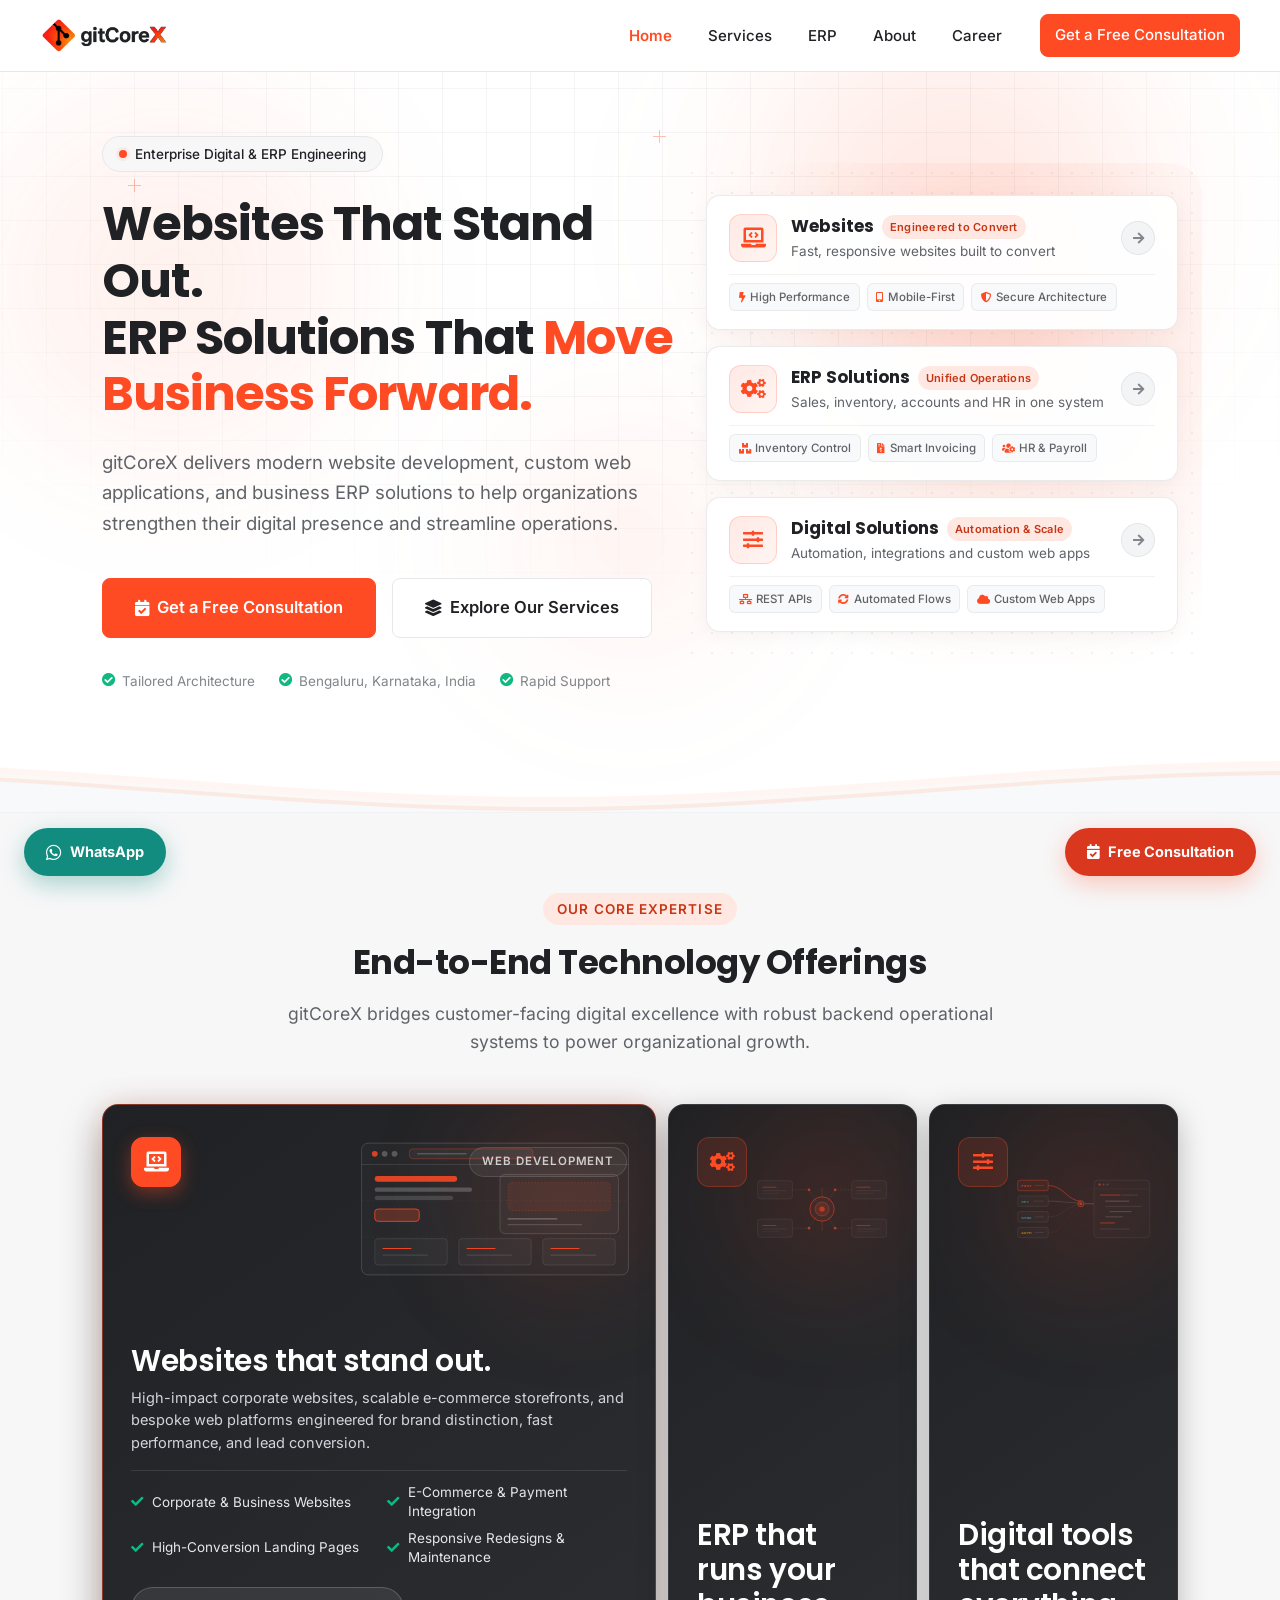
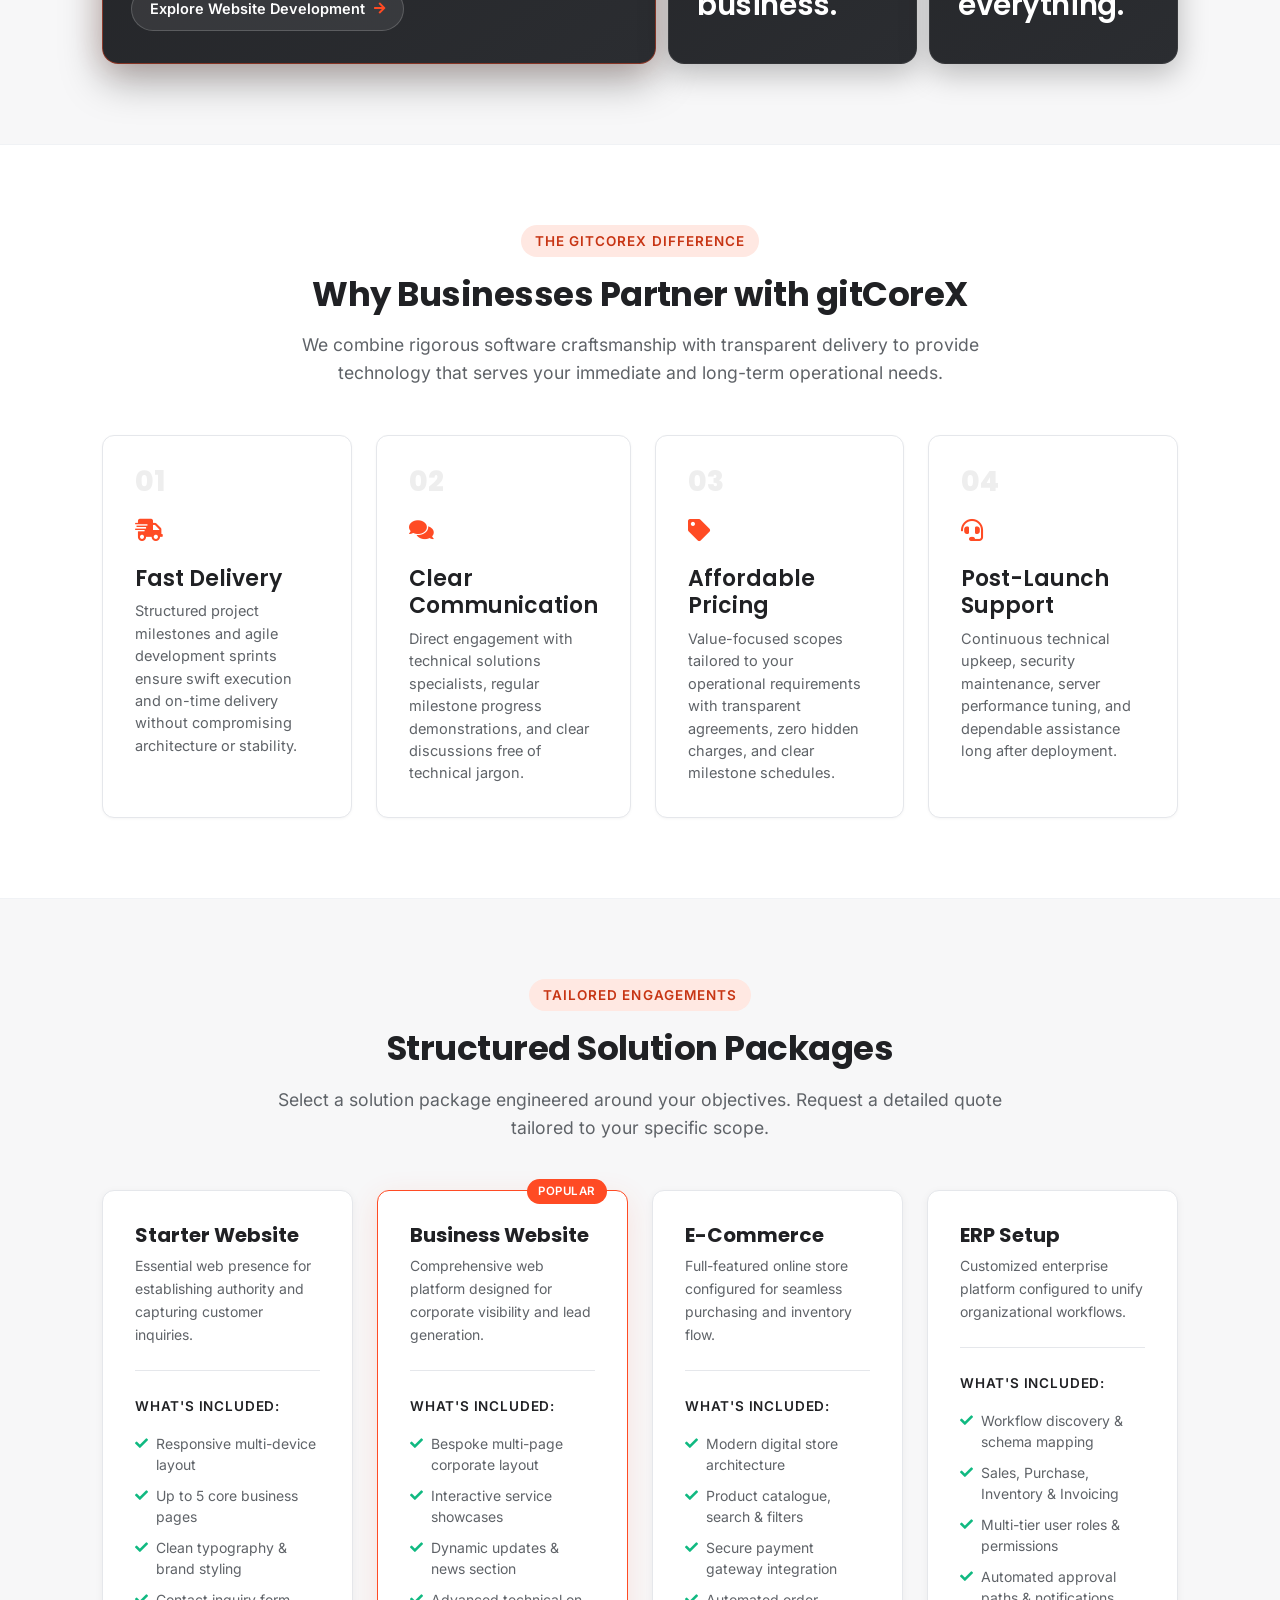
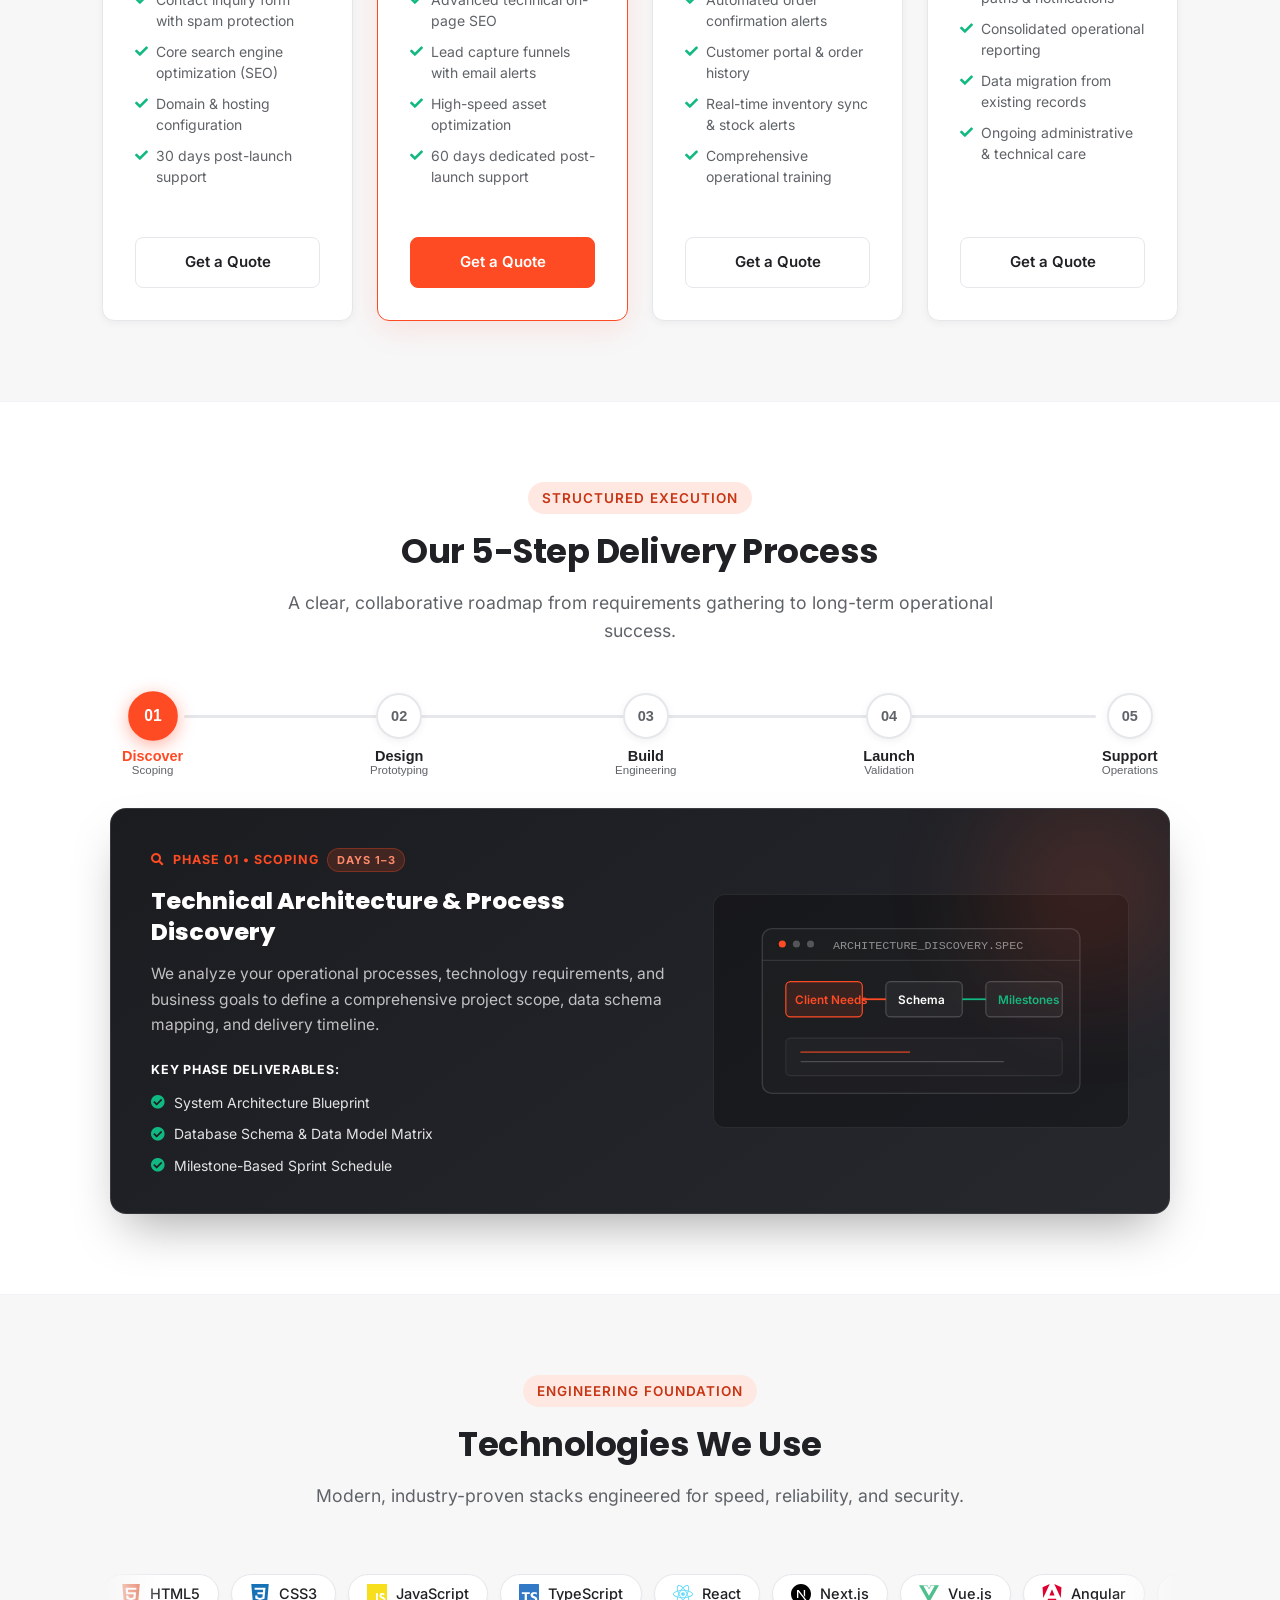
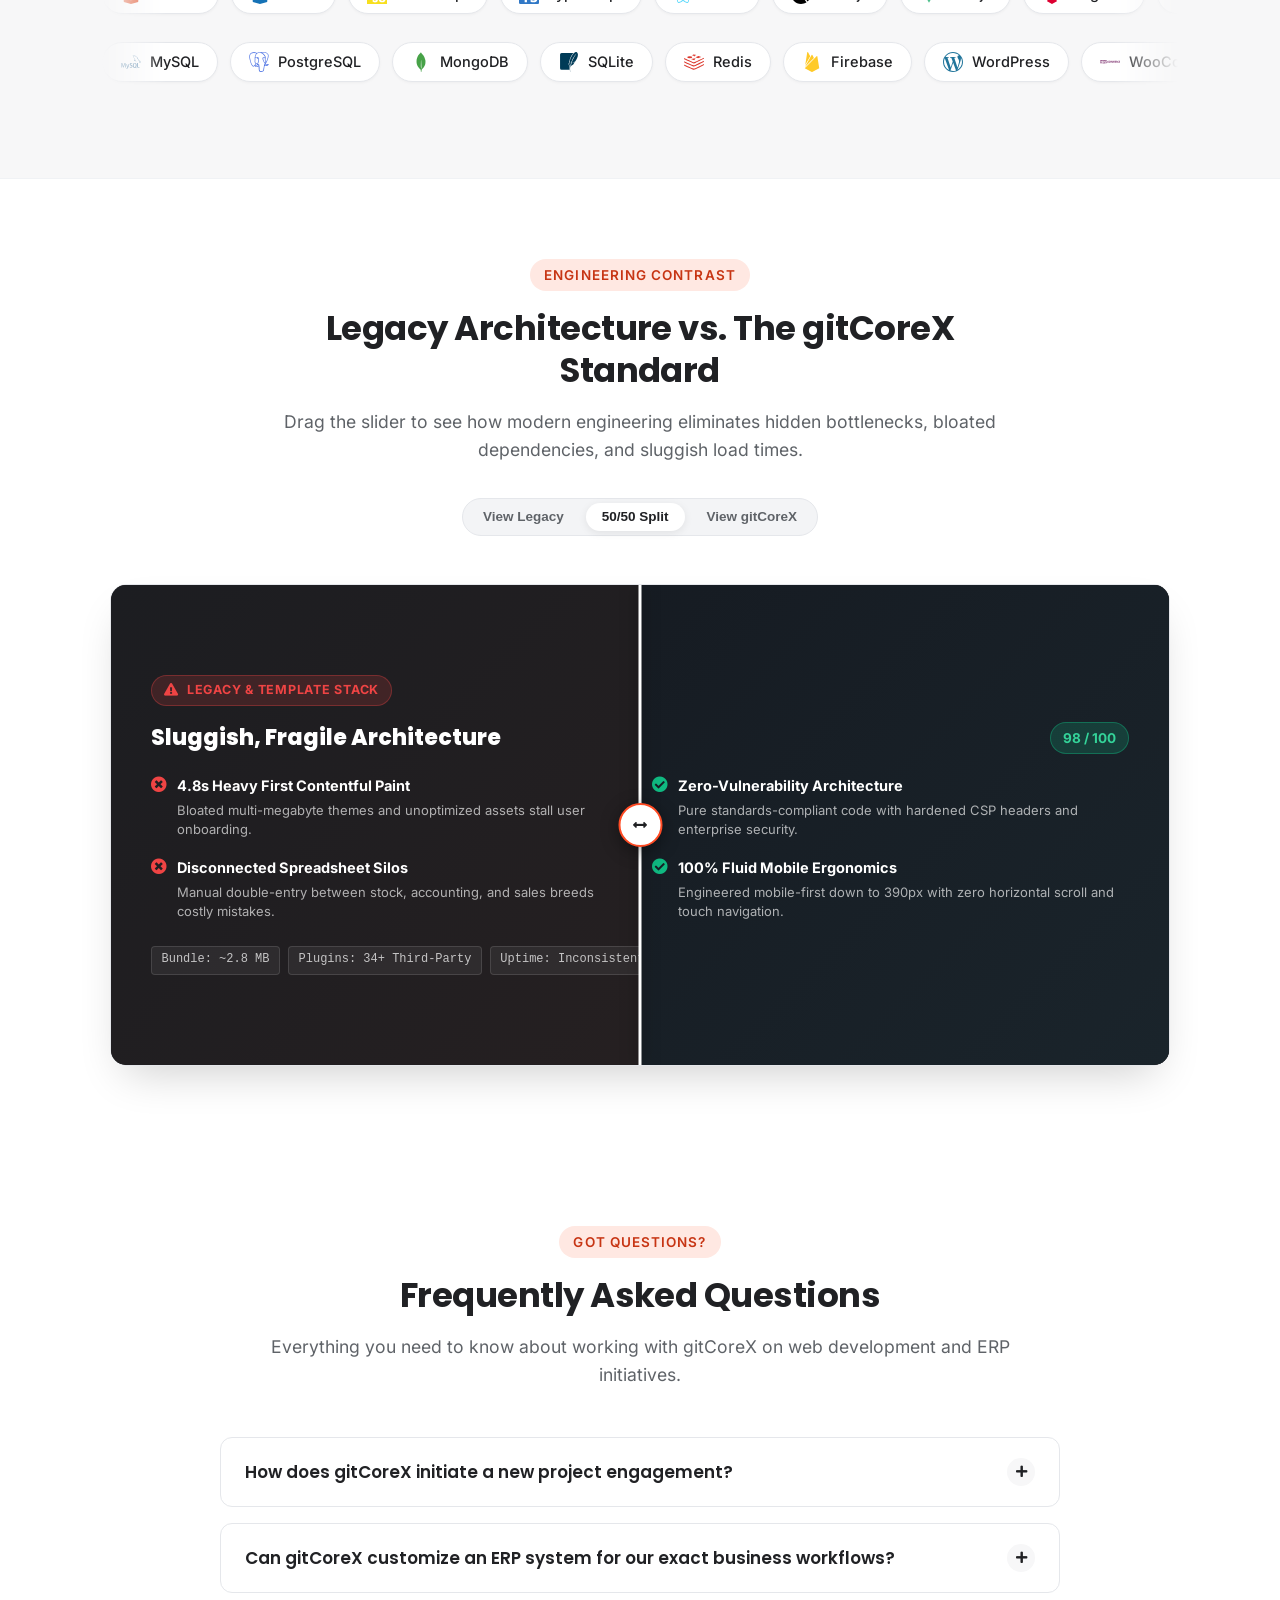
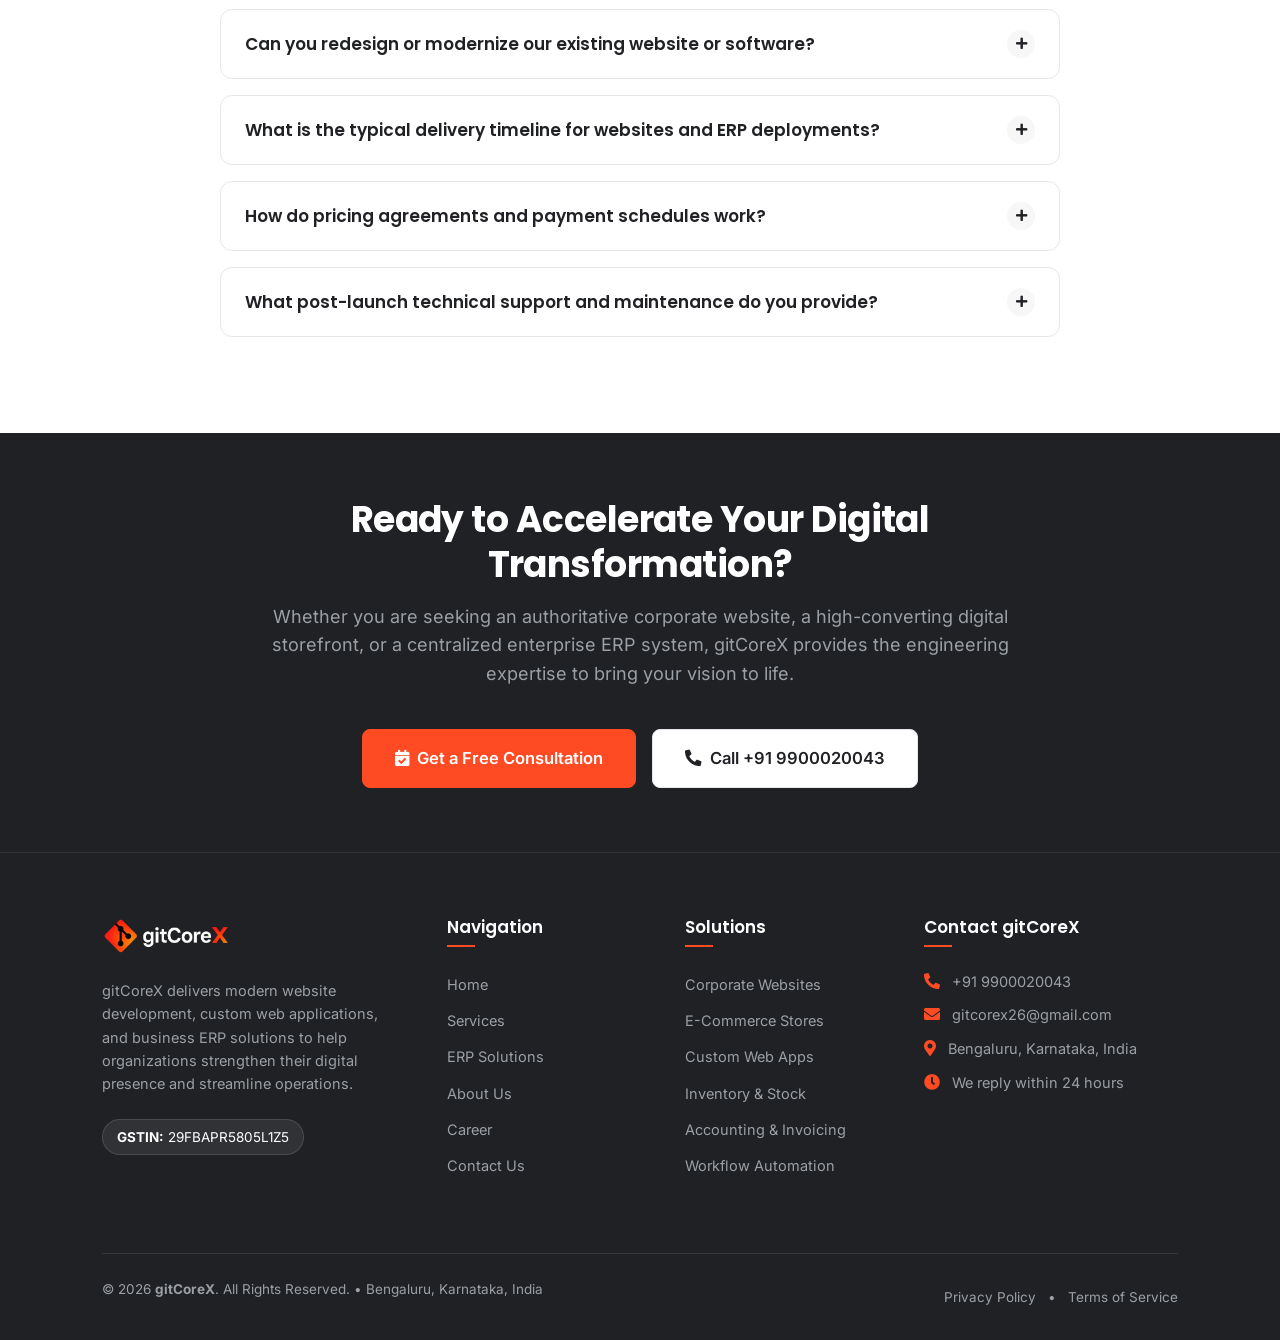
<file: index.html>
<!DOCTYPE html>
<html lang="en">
<head>
    <meta charset="UTF-8">
    <meta http-equiv="X-UA-Compatible" content="IE=edge">
    <meta name="viewport" content="width=device-width, initial-scale=1.0">
    <title>gitCoreX — Modern Website Development &amp; Enterprise ERP Solutions</title>
    <meta name="description" content="gitCoreX delivers modern website development, custom web applications, and enterprise ERP solutions in Bengaluru, Karnataka, India to help businesses streamline operations.">
    
    <!-- Canonical URL -->
    <link rel="canonical" href="https://www.gitcorex.in/index.html">
    
    <!-- Open Graph & Twitter Sharing Metadata -->
    <meta property="og:title" content="gitCoreX — Modern Website Development &amp; Enterprise ERP Solutions">
    <meta property="og:description" content="gitCoreX delivers modern website development, custom web applications, and enterprise ERP solutions in Bengaluru, Karnataka, India to help businesses streamline operations.">
    <meta property="og:type" content="website">
    <meta property="og:url" content="https://www.gitcorex.in/index.html">
    <meta property="og:image" content="https://www.gitcorex.in/images/gitcorex-logo.png">
    <meta name="twitter:card" content="summary_large_image">
    <meta name="twitter:title" content="gitCoreX — Modern Website Development &amp; Enterprise ERP Solutions">
    <meta name="twitter:description" content="gitCoreX delivers modern website development, custom web applications, and enterprise ERP solutions in Bengaluru, Karnataka, India to help businesses streamline operations.">
    <meta name="twitter:image" content="https://www.gitcorex.in/images/gitcorex-logo.png">
    
    <!-- Favicon (WebP with PNG fallback) -->
    <link rel="icon" type="image/webp" href="./images/favicon.webp">
    <link rel="icon" type="image/png" href="./images/favicon.png">
    
    <!-- LocalBusiness Schema (JSON-LD) -->
    <script type="application/ld+json">
    {
      "@context": "https://schema.org",
      "@type": "LocalBusiness",
      "name": "gitCoreX",
      "description": "gitCoreX delivers modern website development, custom web applications, and enterprise ERP solutions in Bengaluru, Karnataka, India to help businesses streamline operations.",
      "url": "https://www.gitcorex.in/",
      "logo": "https://www.gitcorex.in/images/gitcorex-logo.png",
      "image": "https://www.gitcorex.in/images/gitcorex-logo.png",
      "telephone": "+91 9900020043",
      "email": "gitcorex26@gmail.com",
      "address": {
        "@type": "PostalAddress",
        "addressLocality": "Bengaluru",
        "addressRegion": "Karnataka",
        "addressCountry": "IN"
      },
      "taxID": "29FBAPR5805L1Z5",
      "identifier": {
        "@type": "PropertyValue",
        "name": "GSTIN",
        "value": "29FBAPR5805L1Z5"
      },
      "sameAs": [
        "https://wa.me/919900020043"
      ]
    }
    </script>
    
    <!-- Preload Critical Self-Hosted Fonts -->
    <link rel="preload" href="./fonts/inter-v18-latin-400.woff2" as="font" type="font/woff2" crossorigin>
    <link rel="preload" href="./fonts/poppins-v21-latin-700.woff2" as="font" type="font/woff2" crossorigin>
    <!-- Main Minified Stylesheet -->
    <link rel="stylesheet" href="./css/style.min.css">
    <!-- Preconnect for External Assets -->
    <link rel="preconnect" href="https://cdnjs.cloudflare.com" crossorigin>
    <link rel="dns-prefetch" href="https://cdnjs.cloudflare.com">
    <!-- Non-blocking FontAwesome -->
    <link rel="preload" href="https://cdnjs.cloudflare.com/ajax/libs/font-awesome/5.15.4/css/all.min.css" as="style" onload="this.onload=null;this.rel='stylesheet'">
    <noscript><link rel="stylesheet" href="https://cdnjs.cloudflare.com/ajax/libs/font-awesome/5.15.4/css/all.min.css"></noscript>
    
    <!-- Core Application Script -->
    <script src="./js/main.js" defer></script>
</head>
<body>
    <!-- Top Reading Progress Indicator -->
    <div id="scrollProgressBar" class="scroll-progress-bar" aria-hidden="true"></div>

    <!-- Shared Header -->
    <header class="header">
        <a href="index.html" class="logo" aria-label="gitCoreX Home">
            <picture>
                <source srcset="./images/gitcorex-logo.webp" type="image/webp">
                <img src="./images/gitcorex-logo.png" alt="gitCoreX Logo" width="180" height="38" loading="eager" fetchpriority="high">
            </picture>
        </a>
        <button class="menu-toggle" id="menuToggle" aria-label="Toggle Navigation Menu" aria-expanded="false">
            <i class="fas fa-bars"></i>
        </button>
        <nav class="navbar" id="primaryNavbar">
            <ul>
                <li><a href="index.html" class="active">Home</a></li>
                <li><a href="services.html">Services</a></li>
                <li><a href="erp.html">ERP</a></li>
                <li><a href="about.html">About</a></li>
                <li><a href="careers.html">Career</a></li>
                <li><a href="contact.html" class="btn btn-primary nav-cta-btn">Get a Free Consultation</a></li>
            </ul>
        </nav>
    </header>

    <!-- 1. Hero Section (Elevated Services Showcase Stack) -->
    <section class="hero" id="home">
        <!-- Ambient Modern Tech Grid & Radiant Glow Mesh -->
        <div class="hero-bg-ambient" aria-hidden="true">
            <div class="hero-bg-grid"></div>
            <div class="hero-ambient-orb hero-orb-1"></div>
            <div class="hero-ambient-orb hero-orb-2"></div>
            <div class="hero-ambient-orb hero-orb-3"></div>
            <div class="hero-grid-cross cross-1"></div>
            <div class="hero-grid-cross cross-2"></div>
            <div class="hero-grid-cross cross-3"></div>
        </div>

        <div class="container">
            <div class="hero-grid">
                <!-- Left: Approved Hero Content -->
                <div class="hero-content reveal-on-scroll">
                    <div class="hero-pill">
                        <span class="pill-dot"></span> Enterprise Digital &amp; ERP Engineering
                    </div>
                    <h1 class="hero-title">
                        Websites That Stand Out.<br>
                        ERP Solutions That <span class="highlight-orange">Move Business Forward.</span>
                    </h1>
                    <p class="hero-desc">
                        gitCoreX delivers modern website development, custom web applications, and business ERP solutions to help organizations strengthen their digital presence and streamline operations.
                    </p>
                    <div class="hero-cta-group">
                        <a href="contact.html" class="btn btn-primary btn-lg">
                            <i class="fas fa-calendar-check"></i> Get a Free Consultation
                        </a>
                        <a href="services.html" class="btn btn-secondary btn-lg">
                            <i class="fas fa-layer-group"></i> Explore Our Services
                        </a>
                    </div>
                    <div class="hero-trust-row">
                        <span class="hero-trust-item"><i class="fas fa-check-circle"></i> Tailored Architecture</span>
                        <span class="hero-trust-item"><i class="fas fa-check-circle"></i> Bengaluru, Karnataka, India</span>
                        <span class="hero-trust-item"><i class="fas fa-check-circle"></i> Rapid Support</span>
                    </div>
                </div>

                <!-- Right: Elevated Services Showcase Stack -->
                <div class="hero-visual">
                    <div class="hero-cards-backdrop" aria-hidden="true"></div>
                    <div class="hero-card-stack">
                        <!-- Card 1: Websites -->
                        <a href="services.html" class="hero-service-card hero-card-1" data-tilt aria-label="Explore Website Development Services">
                            <div class="hero-card-glare" aria-hidden="true"></div>
                            <div class="hero-card-header">
                                <div class="hero-card-icon-wrap">
                                    <div class="hero-card-icon">
                                        <i class="fas fa-laptop-code"></i>
                                    </div>
                                </div>
                                <div class="hero-card-heading-group">
                                    <div class="hero-card-top-meta">
                                        <span class="hero-card-title">Websites</span>
                                        <span class="hero-card-badge">Engineered to Convert</span>
                                    </div>
                                    <p class="hero-card-text">Fast, responsive websites built to convert</p>
                                </div>
                                <div class="hero-card-arrow-wrap" aria-hidden="true">
                                    <span class="hero-card-arrow"><i class="fas fa-arrow-right"></i></span>
                                </div>
                            </div>
                            <div class="hero-card-tags" aria-hidden="true">
                                <span class="hero-card-tag"><i class="fas fa-bolt"></i> High Performance</span>
                                <span class="hero-card-tag"><i class="fas fa-mobile-alt"></i> Mobile-First</span>
                                <span class="hero-card-tag"><i class="fas fa-shield-alt"></i> Secure Architecture</span>
                            </div>
                        </a>

                        <!-- Card 2: ERP Solutions -->
                        <a href="erp.html" class="hero-service-card hero-card-2" data-tilt aria-label="Explore ERP Solutions">
                            <div class="hero-card-glare" aria-hidden="true"></div>
                            <div class="hero-card-header">
                                <div class="hero-card-icon-wrap">
                                    <div class="hero-card-icon">
                                        <i class="fas fa-cogs"></i>
                                    </div>
                                </div>
                                <div class="hero-card-heading-group">
                                    <div class="hero-card-top-meta">
                                        <span class="hero-card-title">ERP Solutions</span>
                                        <span class="hero-card-badge">Unified Operations</span>
                                    </div>
                                    <p class="hero-card-text">Sales, inventory, accounts and HR in one system</p>
                                </div>
                                <div class="hero-card-arrow-wrap" aria-hidden="true">
                                    <span class="hero-card-arrow"><i class="fas fa-arrow-right"></i></span>
                                </div>
                            </div>
                            <div class="hero-card-tags" aria-hidden="true">
                                <span class="hero-card-tag"><i class="fas fa-boxes"></i> Inventory Control</span>
                                <span class="hero-card-tag"><i class="fas fa-file-invoice-dollar"></i> Smart Invoicing</span>
                                <span class="hero-card-tag"><i class="fas fa-users-cog"></i> HR &amp; Payroll</span>
                            </div>
                        </a>

                        <!-- Card 3: Digital Solutions -->
                        <a href="services.html#digital-solutions" class="hero-service-card hero-card-3" data-tilt aria-label="Explore Digital Solutions & Automation">
                            <div class="hero-card-glare" aria-hidden="true"></div>
                            <div class="hero-card-header">
                                <div class="hero-card-icon-wrap">
                                    <div class="hero-card-icon">
                                        <i class="fas fa-sliders-h"></i>
                                    </div>
                                </div>
                                <div class="hero-card-heading-group">
                                    <div class="hero-card-top-meta">
                                        <span class="hero-card-title">Digital Solutions</span>
                                        <span class="hero-card-badge">Automation &amp; Scale</span>
                                    </div>
                                    <p class="hero-card-text">Automation, integrations and custom web apps</p>
                                </div>
                                <div class="hero-card-arrow-wrap" aria-hidden="true">
                                    <span class="hero-card-arrow"><i class="fas fa-arrow-right"></i></span>
                                </div>
                            </div>
                            <div class="hero-card-tags" aria-hidden="true">
                                <span class="hero-card-tag"><i class="fas fa-network-wired"></i> REST APIs</span>
                                <span class="hero-card-tag"><i class="fas fa-sync-alt"></i> Automated Flows</span>
                                <span class="hero-card-tag"><i class="fas fa-cloud"></i> Custom Web Apps</span>
                            </div>
                        </a>
                    </div>
                </div>
            </div>
        </div>

        <!-- Floating Section Divider Wave -->
        <div class="hero-wave-divider" aria-hidden="true">
            <svg class="hero-waves" xmlns="http://www.w3.org/2000/svg" xmlns:xlink="http://www.w3.org/1999/xlink" viewBox="0 24 150 28" preserveAspectRatio="none" shape-rendering="auto">
                <defs>
                    <path id="gentle-wave" d="M-160 44c30 0 58-18 88-18s 58 18 88 18 58-18 88-18 58 18 88 18 v44h-352z" />
                </defs>
                <g class="parallax-waves">
                    <use xlink:href="#gentle-wave" x="48" y="0" class="wave-layer wave-layer-1" />
                    <use xlink:href="#gentle-wave" x="48" y="3" class="wave-layer wave-layer-2" />
                    <use xlink:href="#gentle-wave" x="48" y="5" class="wave-layer wave-layer-3" />
                    <use xlink:href="#gentle-wave" x="48" y="7" class="wave-layer wave-layer-4" />
                </g>
            </svg>
        </div>
    </section>

    <!-- 2. 3 Service Cards (Websites, ERP, Digital Solutions - Summary Cards linking to detailed pages) -->
    <section class="section section-light" id="services">
        <div class="container">
            <div class="section-header text-center reveal-on-scroll">
                <span class="section-eyebrow">Our Core Expertise</span>
                <h2 class="section-title">End-to-End Technology Offerings</h2>
                <p class="section-subtitle">
                    gitCoreX bridges customer-facing digital excellence with robust backend operational systems to power organizational growth.
                </p>
            </div>

            <div class="expanding-panels-container reveal-on-scroll">
                <!-- Panel 1: Websites -->
                <article class="expanding-panel is-active" tabindex="0" role="region" aria-label="Web Development: Websites that stand out.">
                    <div class="panel-ambient-glow" aria-hidden="true"></div>
                    <div class="panel-illustration-wrap" aria-hidden="true">
                        <!-- Inline SVG 1: Browser wireframe -->
                        <svg class="panel-svg" viewBox="0 0 340 180" width="340" height="180" fill="none" xmlns="http://www.w3.org/2000/svg" role="img" aria-hidden="true">
                            <!-- Browser Window Outer Shell -->
                            <rect x="8" y="10" width="324" height="160" rx="8" fill="rgba(255, 255, 255, 0.02)" stroke="rgba(255, 255, 255, 0.16)" stroke-width="1.2" />
                            <line x1="8" y1="36" x2="332" y2="36" stroke="rgba(255, 255, 255, 0.12)" stroke-width="1.2" />
                            <!-- Window Controls -->
                            <circle cx="24" cy="23" r="3.5" fill="#FF4B24" fill-opacity="0.85" />
                            <circle cx="36" cy="23" r="3.5" fill="rgba(255, 255, 255, 0.25)" />
                            <circle cx="48" cy="23" r="3.5" fill="rgba(255, 255, 255, 0.25)" />
                            <!-- Address Bar Wireframe -->
                            <rect x="66" y="17" width="150" height="12" rx="4" fill="rgba(255, 255, 255, 0.04)" stroke="rgba(255, 75, 36, 0.4)" stroke-width="1" />
                            <line x1="76" y1="23" x2="135" y2="23" stroke="rgba(255, 255, 255, 0.35)" stroke-width="1" stroke-linecap="round" />
                            <!-- Wireframe Grid Lines -->
                            <line x1="8" y1="80" x2="332" y2="80" stroke="rgba(255, 255, 255, 0.04)" stroke-dasharray="3 3" />
                            <line x1="8" y1="124" x2="332" y2="124" stroke="rgba(255, 255, 255, 0.04)" stroke-dasharray="3 3" />
                            <line x1="160" y1="36" x2="160" y2="170" stroke="rgba(255, 255, 255, 0.04)" stroke-dasharray="3 3" />
                            <!-- Left Hero Content Lines -->
                            <rect x="24" y="50" width="100" height="7" rx="3" fill="#FF4B24" fill-opacity="0.9" />
                            <rect x="24" y="64" width="118" height="5" rx="2" fill="rgba(255, 255, 255, 0.22)" />
                            <rect x="24" y="74" width="95" height="5" rx="2" fill="rgba(255, 255, 255, 0.15)" />
                            <rect x="24" y="90" width="54" height="15" rx="4" fill="rgba(255, 75, 36, 0.25)" stroke="#FF4B24" stroke-width="1" />
                            <!-- Right Mockup / Card Stack -->
                            <rect x="176" y="48" width="144" height="72" rx="6" fill="rgba(255, 255, 255, 0.03)" stroke="rgba(255, 255, 255, 0.18)" stroke-width="1" />
                            <rect x="186" y="58" width="124" height="34" rx="4" fill="rgba(255, 75, 36, 0.08)" stroke="rgba(255, 75, 36, 0.3)" stroke-dasharray="2 2" />
                            <line x1="186" y1="102" x2="245" y2="102" stroke="rgba(255, 255, 255, 0.3)" stroke-width="1.5" stroke-linecap="round" />
                            <line x1="186" y1="109" x2="275" y2="109" stroke="rgba(255, 255, 255, 0.15)" stroke-width="1.5" stroke-linecap="round" />
                            <!-- Bottom 3 Wireframe Cards -->
                            <rect x="24" y="126" width="88" height="32" rx="4" fill="rgba(255, 255, 255, 0.03)" stroke="rgba(255, 255, 255, 0.12)" stroke-width="1" />
                            <line x1="34" y1="138" x2="68" y2="138" stroke="#FF4B24" stroke-width="1.2" stroke-linecap="round" />
                            <line x1="34" y1="146" x2="88" y2="146" stroke="rgba(255, 255, 255, 0.18)" stroke-width="1" stroke-linecap="round" />
                            <rect x="126" y="126" width="88" height="32" rx="4" fill="rgba(255, 255, 255, 0.03)" stroke="rgba(255, 255, 255, 0.12)" stroke-width="1" />
                            <line x1="136" y1="138" x2="170" y2="138" stroke="#FF4B24" stroke-width="1.2" stroke-linecap="round" />
                            <line x1="136" y1="146" x2="190" y2="146" stroke="rgba(255, 255, 255, 0.18)" stroke-width="1" stroke-linecap="round" />
                            <rect x="228" y="126" width="88" height="32" rx="4" fill="rgba(255, 255, 255, 0.03)" stroke="rgba(255, 255, 255, 0.12)" stroke-width="1" />
                            <line x1="238" y1="138" x2="272" y2="138" stroke="#FF4B24" stroke-width="1.2" stroke-linecap="round" />
                            <line x1="238" y1="146" x2="292" y2="146" stroke="rgba(255, 255, 255, 0.18)" stroke-width="1" stroke-linecap="round" />
                        </svg>
                    </div>
                    
                    <div class="panel-top-bar">
                        <div class="panel-icon-badge" aria-hidden="true">
                            <i class="fas fa-laptop-code"></i>
                        </div>
                        <span class="panel-eyebrow-tag">Web Development</span>
                    </div>

                    <div class="panel-body">
                        <h3 class="panel-headline">Websites that stand out.</h3>
                        
                        <div class="panel-expanded-content">
                            <p class="panel-description">
                                High-impact corporate websites, scalable e-commerce storefronts, and bespoke web platforms engineered for brand distinction, fast performance, and lead conversion.
                            </p>
                            <ul class="panel-feature-list">
                                <li><i class="fas fa-check" aria-hidden="true"></i> <span>Corporate &amp; Business Websites</span></li>
                                <li><i class="fas fa-check" aria-hidden="true"></i> <span>E-Commerce &amp; Payment Integration</span></li>
                                <li><i class="fas fa-check" aria-hidden="true"></i> <span>High-Conversion Landing Pages</span></li>
                                <li><i class="fas fa-check" aria-hidden="true"></i> <span>Responsive Redesigns &amp; Maintenance</span></li>
                            </ul>
                            <div class="panel-cta-wrap">
                                <a href="services.html" class="panel-cta-link">
                                    <span>Explore Website Development</span>
                                    <i class="fas fa-arrow-right" aria-hidden="true"></i>
                                </a>
                            </div>
                        </div>
                    </div>
                </article>

                <!-- Panel 2: ERP Solutions -->
                <article class="expanding-panel" tabindex="0" role="region" aria-label="Enterprise ERP Solutions: ERP that runs your business.">
                    <div class="panel-ambient-glow" aria-hidden="true"></div>
                    <div class="panel-illustration-wrap" aria-hidden="true">
                        <!-- Inline SVG 2: Connected modules -->
                        <svg class="panel-svg" viewBox="0 0 340 180" width="340" height="180" fill="none" xmlns="http://www.w3.org/2000/svg" role="img" aria-hidden="true">
                            <!-- Connecting Circuits / Bus Lines -->
                            <path d="M102 46 L140 46 L158 74" stroke="rgba(255, 255, 255, 0.22)" stroke-width="1.4" stroke-dasharray="3 3" />
                            <path d="M238 46 L200 46 L182 74" stroke="rgba(255, 255, 255, 0.22)" stroke-width="1.4" stroke-dasharray="3 3" />
                            <path d="M102 134 L140 134 L158 106" stroke="rgba(255, 255, 255, 0.22)" stroke-width="1.4" stroke-dasharray="3 3" />
                            <path d="M238 134 L200 134 L182 106" stroke="rgba(255, 255, 255, 0.22)" stroke-width="1.4" stroke-dasharray="3 3" />
                            <line x1="170" y1="40" x2="170" y2="65" stroke="rgba(255, 75, 36, 0.5)" stroke-width="1.5" />
                            <line x1="170" y1="115" x2="170" y2="140" stroke="rgba(255, 75, 36, 0.5)" stroke-width="1.5" />
                            <!-- Pulse Signal Points -->
                            <circle cx="140" cy="46" r="3" fill="#FF4B24" />
                            <circle cx="200" cy="46" r="3" fill="#FF4B24" />
                            <circle cx="140" cy="134" r="3" fill="#FF4B24" />
                            <circle cx="200" cy="134" r="3" fill="#FF4B24" />
                            <!-- Central Core Hub -->
                            <circle cx="170" cy="90" r="28" fill="rgba(255, 75, 36, 0.12)" stroke="#FF4B24" stroke-width="1.8" />
                            <circle cx="170" cy="90" r="16" fill="rgba(255, 75, 36, 0.22)" stroke="rgba(255, 255, 255, 0.35)" stroke-width="1.2" />
                            <circle cx="170" cy="90" r="6" fill="#FF4B24" />
                            <!-- Concentric Orbit Ring -->
                            <circle cx="170" cy="90" r="44" stroke="rgba(255, 255, 255, 0.08)" stroke-width="1" stroke-dasharray="4 4" />
                            <!-- Module 1: Inventory (Top Left) -->
                            <rect x="22" y="25" width="80" height="42" rx="6" fill="rgba(255, 255, 255, 0.03)" stroke="rgba(255, 255, 255, 0.18)" stroke-width="1.2" />
                            <line x1="34" y1="40" x2="64" y2="40" stroke="#FF4B24" stroke-width="1.5" stroke-linecap="round" />
                            <line x1="34" y1="48" x2="88" y2="48" stroke="rgba(255, 255, 255, 0.22)" stroke-width="1" stroke-linecap="round" />
                            <line x1="34" y1="54" x2="72" y2="54" stroke="rgba(255, 255, 255, 0.14)" stroke-width="1" stroke-linecap="round" />
                            <!-- Module 2: Finance / Accounts (Top Right) -->
                            <rect x="238" y="25" width="80" height="42" rx="6" fill="rgba(255, 255, 255, 0.03)" stroke="rgba(255, 255, 255, 0.18)" stroke-width="1.2" />
                            <line x1="250" y1="40" x2="280" y2="40" stroke="#FF4B24" stroke-width="1.5" stroke-linecap="round" />
                            <line x1="250" y1="48" x2="304" y2="48" stroke="rgba(255, 255, 255, 0.22)" stroke-width="1" stroke-linecap="round" />
                            <line x1="250" y1="54" x2="288" y2="54" stroke="rgba(255, 255, 255, 0.14)" stroke-width="1" stroke-linecap="round" />
                            <!-- Module 3: HR & Payroll (Bottom Left) -->
                            <rect x="22" y="113" width="80" height="42" rx="6" fill="rgba(255, 255, 255, 0.03)" stroke="rgba(255, 255, 255, 0.18)" stroke-width="1.2" />
                            <line x1="34" y1="128" x2="64" y2="128" stroke="#FF4B24" stroke-width="1.5" stroke-linecap="round" />
                            <line x1="34" y1="136" x2="88" y2="136" stroke="rgba(255, 255, 255, 0.22)" stroke-width="1" stroke-linecap="round" />
                            <line x1="34" y1="142" x2="72" y2="142" stroke="rgba(255, 255, 255, 0.14)" stroke-width="1" stroke-linecap="round" />
                            <!-- Module 4: Sales & Automation (Bottom Right) -->
                            <rect x="238" y="113" width="80" height="42" rx="6" fill="rgba(255, 255, 255, 0.03)" stroke="rgba(255, 255, 255, 0.18)" stroke-width="1.2" />
                            <line x1="250" y1="128" x2="280" y2="128" stroke="#FF4B24" stroke-width="1.5" stroke-linecap="round" />
                            <line x1="250" y1="136" x2="304" y2="136" stroke="rgba(255, 255, 255, 0.22)" stroke-width="1" stroke-linecap="round" />
                            <line x1="250" y1="142" x2="288" y2="142" stroke="rgba(255, 255, 255, 0.14)" stroke-width="1" stroke-linecap="round" />
                        </svg>
                    </div>

                    <div class="panel-top-bar">
                        <div class="panel-icon-badge" aria-hidden="true">
                            <i class="fas fa-cogs"></i>
                        </div>
                        <span class="panel-eyebrow-tag">Enterprise ERP</span>
                    </div>

                    <div class="panel-body">
                        <h3 class="panel-headline">ERP that runs your business.</h3>
                        
                        <div class="panel-expanded-content">
                            <p class="panel-description">
                                Centralized business management software designed around your specific operating workflows—bringing clarity to inventory, sales pipelines, accounting, and human capital.
                            </p>
                            <ul class="panel-feature-list">
                                <li><i class="fas fa-check" aria-hidden="true"></i> <span>Inventory &amp; Multi-Stock Tracking</span></li>
                                <li><i class="fas fa-check" aria-hidden="true"></i> <span>Sales, Purchases &amp; Invoicing</span></li>
                                <li><i class="fas fa-check" aria-hidden="true"></i> <span>HR, Attendance &amp; Payroll Management</span></li>
                                <li><i class="fas fa-check" aria-hidden="true"></i> <span>Custom Workflow Automation</span></li>
                            </ul>
                            <div class="panel-cta-wrap">
                                <a href="erp.html" class="panel-cta-link">
                                    <span>Explore ERP Solutions</span>
                                    <i class="fas fa-arrow-right" aria-hidden="true"></i>
                                </a>
                            </div>
                        </div>
                    </div>
                </article>

                <!-- Panel 3: Digital Solutions -->
                <article class="expanding-panel" tabindex="0" role="region" aria-label="Digital Solutions & Engineering: Digital tools that connect everything.">
                    <div class="panel-ambient-glow" aria-hidden="true"></div>
                    <div class="panel-illustration-wrap" aria-hidden="true">
                        <!-- Inline SVG 3: API nodes and code lines -->
                        <svg class="panel-svg" viewBox="0 0 340 180" width="340" height="180" fill="none" xmlns="http://www.w3.org/2000/svg" role="img" aria-hidden="true">
                            <!-- Left API Endpoints -->
                            <rect x="20" y="24" width="70" height="24" rx="4" fill="rgba(255, 75, 36, 0.12)" stroke="#FF4B24" stroke-width="1.2" />
                            <text x="28" y="40" fill="#FF4B24" font-family="'Courier New', monospace" font-size="10" font-weight="bold">POST</text>
                            <line x1="60" y1="36" x2="80" y2="36" stroke="rgba(255, 255, 255, 0.3)" stroke-width="1" />

                            <rect x="20" y="60" width="70" height="24" rx="4" fill="rgba(255, 255, 255, 0.03)" stroke="rgba(255, 255, 255, 0.2)" stroke-width="1.2" />
                            <text x="28" y="76" fill="#10B981" font-family="'Courier New', monospace" font-size="10" font-weight="bold">GET</text>
                            <line x1="56" y1="72" x2="80" y2="72" stroke="rgba(255, 255, 255, 0.3)" stroke-width="1" />

                            <rect x="20" y="96" width="70" height="24" rx="4" fill="rgba(255, 255, 255, 0.03)" stroke="rgba(255, 255, 255, 0.2)" stroke-width="1.2" />
                            <text x="28" y="112" fill="#38BDF8" font-family="'Courier New', monospace" font-size="10" font-weight="bold">SYNC</text>
                            <line x1="60" y1="108" x2="80" y2="108" stroke="rgba(255, 255, 255, 0.3)" stroke-width="1" />

                            <rect x="20" y="132" width="70" height="24" rx="4" fill="rgba(255, 255, 255, 0.03)" stroke="rgba(255, 255, 255, 0.2)" stroke-width="1.2" />
                            <text x="28" y="148" fill="#F59E0B" font-family="'Courier New', monospace" font-size="10" font-weight="bold">AUTH</text>
                            <line x1="60" y1="144" x2="80" y2="144" stroke="rgba(255, 255, 255, 0.3)" stroke-width="1" />

                            <!-- Curved Pipeline Paths -->
                            <path d="M90 36 C125 36, 135 72, 165 72" stroke="#FF4B24" stroke-width="1.6" fill="none" />
                            <path d="M90 72 C120 72, 135 76, 165 76" stroke="rgba(255, 255, 255, 0.35)" stroke-width="1.2" fill="none" />
                            <path d="M90 108 C125 108, 135 80, 165 80" stroke="rgba(255, 255, 255, 0.25)" stroke-width="1.2" stroke-dasharray="3 3" fill="none" />
                            <path d="M90 144 C130 144, 140 84, 165 84" stroke="rgba(255, 75, 36, 0.4)" stroke-width="1.2" stroke-dasharray="3 3" fill="none" />

                            <!-- Central Junction Node -->
                            <circle cx="165" cy="78" r="7" fill="rgba(255, 75, 36, 0.25)" stroke="#FF4B24" stroke-width="1.6" />
                            <circle cx="165" cy="78" r="3" fill="#FF4B24" />
                            <path d="M172 78 L195 78" stroke="#FF4B24" stroke-width="1.6" />

                            <!-- Right Code Syntax Window -->
                            <rect x="195" y="24" width="128" height="132" rx="8" fill="rgba(255, 255, 255, 0.02)" stroke="rgba(255, 255, 255, 0.18)" stroke-width="1.2" />
                            <line x1="195" y1="44" x2="323" y2="44" stroke="rgba(255, 255, 255, 0.1)" stroke-width="1" />
                            <circle cx="208" cy="34" r="2.5" fill="#FF4B24" />
                            <circle cx="217" cy="34" r="2.5" fill="rgba(255, 255, 255, 0.2)" />
                            <circle cx="226" cy="34" r="2.5" fill="rgba(255, 255, 255, 0.2)" />

                            <line x1="210" y1="58" x2="255" y2="58" stroke="#FF4B24" stroke-width="1.8" stroke-linecap="round" />
                            <line x1="260" y1="58" x2="295" y2="58" stroke="rgba(255, 255, 255, 0.25)" stroke-width="1.5" stroke-linecap="round" />
                            <line x1="222" y1="72" x2="275" y2="72" stroke="rgba(255, 255, 255, 0.45)" stroke-width="1.5" stroke-linecap="round" />
                            <line x1="222" y1="84" x2="305" y2="84" stroke="rgba(255, 255, 255, 0.2)" stroke-width="1.5" stroke-linecap="round" />
                            <line x1="232" y1="96" x2="280" y2="96" stroke="#10B981" stroke-width="1.5" stroke-linecap="round" />
                            <line x1="222" y1="108" x2="260" y2="108" stroke="rgba(255, 255, 255, 0.35)" stroke-width="1.5" stroke-linecap="round" />
                            <line x1="210" y1="122" x2="242" y2="122" stroke="#FF4B24" stroke-width="1.8" stroke-linecap="round" />
                            <line x1="210" y1="136" x2="275" y2="136" stroke="rgba(255, 255, 255, 0.2)" stroke-width="1.5" stroke-linecap="round" />
                        </svg>
                    </div>

                    <div class="panel-top-bar">
                        <div class="panel-icon-badge" aria-hidden="true">
                            <i class="fas fa-sliders-h"></i>
                        </div>
                        <span class="panel-eyebrow-tag">Digital Utilities</span>
                    </div>

                    <div class="panel-body">
                        <h3 class="panel-headline">Digital tools that connect everything.</h3>
                        
                        <div class="panel-expanded-content">
                            <p class="panel-description">
                                Specialized digital utilities, API integrations, database optimization, and user experience design to modernize legacy workflows and increase organizational agility.
                            </p>
                            <ul class="panel-feature-list">
                                <li><i class="fas fa-check" aria-hidden="true"></i> <span>UI/UX Design &amp; Prototyping</span></li>
                                <li><i class="fas fa-check" aria-hidden="true"></i> <span>Custom Web Applications &amp; Portals</span></li>
                                <li><i class="fas fa-check" aria-hidden="true"></i> <span>Database Architecture &amp; Tuning</span></li>
                                <li><i class="fas fa-check" aria-hidden="true"></i> <span>Software &amp; Cloud Integrations</span></li>
                            </ul>
                            <div class="panel-cta-wrap">
                                <a href="services.html#digital-solutions" class="panel-cta-link">
                                    <span>Explore Digital Solutions</span>
                                    <i class="fas fa-arrow-right" aria-hidden="true"></i>
                                </a>
                            </div>
                        </div>
                    </div>
                </article>
            </div>
        </div>
    </section>

    <!-- 3. Why gitCoreX (4 Pillars: Fast Delivery, Clear Communication, Affordable Pricing, Post-Launch Support) -->
    <section class="section section-white" id="why-gitcorex">
        <div class="container">
            <div class="section-header text-center reveal-on-scroll">
                <span class="section-eyebrow">The gitCoreX Difference</span>
                <h2 class="section-title">Why Businesses Partner with gitCoreX</h2>
                <p class="section-subtitle">
                    We combine rigorous software craftsmanship with transparent delivery to provide technology that serves your immediate and long-term operational needs.
                </p>
            </div>

            <div class="why-grid">
                <!-- Pillar 1: Fast Delivery -->
                <div class="why-card reveal-on-scroll">
                    <div class="why-card-number">01</div>
                    <div class="why-card-icon"><i class="fas fa-shipping-fast"></i></div>
                    <h3>Fast Delivery</h3>
                    <p>
                        Structured project milestones and agile development sprints ensure swift execution and on-time delivery without compromising architecture or stability.
                    </p>
                </div>

                <!-- Pillar 2: Clear Communication -->
                <div class="why-card reveal-on-scroll">
                    <div class="why-card-number">02</div>
                    <div class="why-card-icon"><i class="fas fa-comments"></i></div>
                    <h3>Clear Communication</h3>
                    <p>
                        Direct engagement with technical solutions specialists, regular milestone progress demonstrations, and clear discussions free of technical jargon.
                    </p>
                </div>

                <!-- Pillar 3: Affordable Pricing -->
                <div class="why-card reveal-on-scroll">
                    <div class="why-card-number">03</div>
                    <div class="why-card-icon"><i class="fas fa-tag"></i></div>
                    <h3>Affordable Pricing</h3>
                    <p>
                        Value-focused scopes tailored to your operational requirements with transparent agreements, zero hidden charges, and clear milestone schedules.
                    </p>
                </div>

                <!-- Pillar 4: Post-Launch Support -->
                <div class="why-card reveal-on-scroll">
                    <div class="why-card-number">04</div>
                    <div class="why-card-icon"><i class="fas fa-headset"></i></div>
                    <h3>Post-Launch Support</h3>
                    <p>
                        Continuous technical upkeep, security maintenance, server performance tuning, and dependable assistance long after deployment.
                    </p>
                </div>
            </div>
        </div>
    </section>

    <!-- 4. Packages: Starter Website, Business Website, E-commerce, ERP Setup (What's included + Get a Quote, NO prices) -->
    <section class="section section-light" id="packages">
        <div class="container">
            <div class="section-header text-center reveal-on-scroll">
                <span class="section-eyebrow">Tailored Engagements</span>
                <h2 class="section-title">Structured Solution Packages</h2>
                <p class="section-subtitle">
                    Select a solution package engineered around your objectives. Request a detailed quote tailored to your specific scope.
                </p>
            </div>

            <div class="packages-grid">
                <!-- Package 1: Starter Website -->
                <div class="package-card reveal-on-scroll">
                    <div class="package-header">
                        <h3 class="package-name">Starter Website</h3>
                        <p class="package-desc">Essential web presence for establishing authority and capturing customer inquiries.</p>
                    </div>
                    <div class="package-includes-title">What's Included:</div>
                    <ul class="package-list">
                        <li><i class="fas fa-check"></i> Responsive multi-device layout</li>
                        <li><i class="fas fa-check"></i> Up to 5 core business pages</li>
                        <li><i class="fas fa-check"></i> Clean typography &amp; brand styling</li>
                        <li><i class="fas fa-check"></i> Contact inquiry form with spam protection</li>
                        <li><i class="fas fa-check"></i> Core search engine optimization (SEO)</li>
                        <li><i class="fas fa-check"></i> Domain &amp; hosting configuration</li>
                        <li><i class="fas fa-check"></i> 30 days post-launch support</li>
                    </ul>
                    <div class="package-cta">
                        <a href="contact.html?package=starter-website" class="btn btn-secondary btn-full">Get a Quote</a>
                    </div>
                </div>

                <!-- Package 2: Business Website (Highlighted) -->
                <div class="package-card package-highlight reveal-on-scroll">
                    <span class="package-badge-tag">Popular</span>
                    <div class="package-header">
                        <h3 class="package-name">Business Website</h3>
                        <p class="package-desc">Comprehensive web platform designed for corporate visibility and lead generation.</p>
                    </div>
                    <div class="package-includes-title">What's Included:</div>
                    <ul class="package-list">
                        <li><i class="fas fa-check"></i> Bespoke multi-page corporate layout</li>
                        <li><i class="fas fa-check"></i> Interactive service showcases</li>
                        <li><i class="fas fa-check"></i> Dynamic updates &amp; news section</li>
                        <li><i class="fas fa-check"></i> Advanced technical on-page SEO</li>
                        <li><i class="fas fa-check"></i> Lead capture funnels with email alerts</li>
                        <li><i class="fas fa-check"></i> High-speed asset optimization</li>
                        <li><i class="fas fa-check"></i> 60 days dedicated post-launch support</li>
                    </ul>
                    <div class="package-cta">
                        <a href="contact.html?package=business-website" class="btn btn-primary btn-full">Get a Quote</a>
                    </div>
                </div>

                <!-- Package 3: E-commerce -->
                <div class="package-card reveal-on-scroll">
                    <div class="package-header">
                        <h3 class="package-name">E-Commerce</h3>
                        <p class="package-desc">Full-featured online store configured for seamless purchasing and inventory flow.</p>
                    </div>
                    <div class="package-includes-title">What's Included:</div>
                    <ul class="package-list">
                        <li><i class="fas fa-check"></i> Modern digital store architecture</li>
                        <li><i class="fas fa-check"></i> Product catalogue, search &amp; filters</li>
                        <li><i class="fas fa-check"></i> Secure payment gateway integration</li>
                        <li><i class="fas fa-check"></i> Automated order confirmation alerts</li>
                        <li><i class="fas fa-check"></i> Customer portal &amp; order history</li>
                        <li><i class="fas fa-check"></i> Real-time inventory sync &amp; stock alerts</li>
                        <li><i class="fas fa-check"></i> Comprehensive operational training</li>
                    </ul>
                    <div class="package-cta">
                        <a href="contact.html?package=ecommerce" class="btn btn-secondary btn-full">Get a Quote</a>
                    </div>
                </div>

                <!-- Package 4: ERP Setup -->
                <div class="package-card reveal-on-scroll">
                    <div class="package-header">
                        <h3 class="package-name">ERP Setup</h3>
                        <p class="package-desc">Customized enterprise platform configured to unify organizational workflows.</p>
                    </div>
                    <div class="package-includes-title">What's Included:</div>
                    <ul class="package-list">
                        <li><i class="fas fa-check"></i> Workflow discovery &amp; schema mapping</li>
                        <li><i class="fas fa-check"></i> Sales, Purchase, Inventory &amp; Invoicing</li>
                        <li><i class="fas fa-check"></i> Multi-tier user roles &amp; permissions</li>
                        <li><i class="fas fa-check"></i> Automated approval paths &amp; notifications</li>
                        <li><i class="fas fa-check"></i> Consolidated operational reporting</li>
                        <li><i class="fas fa-check"></i> Data migration from existing records</li>
                        <li><i class="fas fa-check"></i> Ongoing administrative &amp; technical care</li>
                    </ul>
                    <div class="package-cta">
                        <a href="contact.html?package=erp-setup" class="btn btn-secondary btn-full">Get a Quote</a>
                    </div>
                </div>
            </div>
        </div>
    </section>

    <!-- 5. 5-Step Process: Discover, Design, Build, Launch, Support -->
    <section class="section section-white" id="process">
        <div class="container">
            <div class="section-header text-center reveal-on-scroll">
                <span class="section-eyebrow">Structured Execution</span>
                <h2 class="section-title">Our 5-Step Delivery Process</h2>
                <p class="section-subtitle">
                    A clear, collaborative roadmap from requirements gathering to long-term operational success.
                </p>
            </div>

            <div class="process-interactive-wrap reveal-on-scroll">
                <!-- Top Milestone Navigation Track -->
                <div class="blueprint-nav-container">
                    <div class="blueprint-progress-bar-track" aria-hidden="true">
                        <div class="blueprint-progress-bar-fill" id="blueprintProgressFill"></div>
                    </div>
                    <div class="blueprint-nav-steps" role="tablist" aria-label="Project Delivery Milestones">
                        <button class="blueprint-nav-step is-active" data-step="0" role="tab" aria-selected="true" aria-controls="blueprint-panel-0" id="blueprint-tab-0">
                            <div class="blueprint-step-num">01</div>
                            <div class="blueprint-step-text">
                                <span class="step-label-name">Discover</span>
                                <span class="step-label-phase">Scoping</span>
                            </div>
                        </button>
                        <button class="blueprint-nav-step" data-step="1" role="tab" aria-selected="false" aria-controls="blueprint-panel-1" id="blueprint-tab-1">
                            <div class="blueprint-step-num">02</div>
                            <div class="blueprint-step-text">
                                <span class="step-label-name">Design</span>
                                <span class="step-label-phase">Prototyping</span>
                            </div>
                        </button>
                        <button class="blueprint-nav-step" data-step="2" role="tab" aria-selected="false" aria-controls="blueprint-panel-2" id="blueprint-tab-2">
                            <div class="blueprint-step-num">03</div>
                            <div class="blueprint-step-text">
                                <span class="step-label-name">Build</span>
                                <span class="step-label-phase">Engineering</span>
                            </div>
                        </button>
                        <button class="blueprint-nav-step" data-step="3" role="tab" aria-selected="false" aria-controls="blueprint-panel-3" id="blueprint-tab-3">
                            <div class="blueprint-step-num">04</div>
                            <div class="blueprint-step-text">
                                <span class="step-label-name">Launch</span>
                                <span class="step-label-phase">Validation</span>
                            </div>
                        </button>
                        <button class="blueprint-nav-step" data-step="4" role="tab" aria-selected="false" aria-controls="blueprint-panel-4" id="blueprint-tab-4">
                            <div class="blueprint-step-num">05</div>
                            <div class="blueprint-step-text">
                                <span class="step-label-name">Support</span>
                                <span class="step-label-phase">Operations</span>
                            </div>
                        </button>
                    </div>
                </div>

                <!-- Active Blueprint Display Card -->
                <div class="blueprint-display-card">
                    <div class="blueprint-ambient-glow" aria-hidden="true"></div>
                    <div class="blueprint-content-panel is-active" id="blueprint-panel-0" role="tabpanel" aria-labelledby="blueprint-tab-0">
                        <div class="blueprint-panel-details">
                            <div class="blueprint-phase-badge">
                                <i class="fas fa-search" aria-hidden="true"></i>
                                <span>Phase 01 • Scoping</span>
                                <span class="blueprint-turnaround-pill">Days 1–3</span>
                            </div>
                            <h3 class="blueprint-panel-title">Technical Architecture &amp; Process Discovery</h3>
                            <p class="blueprint-panel-desc">We analyze your operational processes, technology requirements, and business goals to define a comprehensive project scope, data schema mapping, and delivery timeline.</p>
                            <div class="blueprint-deliverables-group">
                                <span class="blueprint-deliverables-title">Key Phase Deliverables:</span>
                                <ul class="blueprint-deliverables-list">
                                    <li><i class="fas fa-check-circle" aria-hidden="true"></i> <span>System Architecture Blueprint</span></li>
                                    <li><i class="fas fa-check-circle" aria-hidden="true"></i> <span>Database Schema &amp; Data Model Matrix</span></li>
                                    <li><i class="fas fa-check-circle" aria-hidden="true"></i> <span>Milestone-Based Sprint Schedule</span></li>
                                </ul>
                            </div>
                        </div>
                        <div class="blueprint-panel-visual">
                            <svg class="blueprint-graphic-svg" viewBox="0 0 300 170" width="100%" height="160" fill="none" xmlns="http://www.w3.org/2000/svg" aria-label="Architecture discovery diagram">
                                <rect x="15" y="15" width="270" height="140" rx="8" fill="rgba(255,255,255,0.02)" stroke="rgba(255,255,255,0.14)" stroke-width="1.2"/>
                                <line x1="15" y1="42" x2="285" y2="42" stroke="rgba(255,255,255,0.1)"/>
                                <circle cx="32" cy="28" r="3" fill="#FF4B24"/>
                                <circle cx="44" cy="28" r="3" fill="rgba(255,255,255,0.25)"/>
                                <circle cx="56" cy="28" r="3" fill="rgba(255,255,255,0.25)"/>
                                <text x="75" y="32" fill="rgba(255,255,255,0.5)" font-family="monospace" font-size="10">ARCHITECTURE_DISCOVERY.SPEC</text>
                                <rect x="35" y="60" width="65" height="30" rx="4" fill="rgba(255,75,36,0.12)" stroke="#FF4B24" stroke-width="1"/>
                                <text x="43" y="79" fill="#FF4B24" font-family="'Inter', sans-serif" font-size="10" font-weight="600">Client Needs</text>
                                <rect x="120" y="60" width="65" height="30" rx="4" fill="rgba(255,255,255,0.04)" stroke="rgba(255,255,255,0.2)" stroke-width="1"/>
                                <text x="130" y="79" fill="#FFFFFF" font-family="'Inter', sans-serif" font-size="10" font-weight="600">Schema</text>
                                <rect x="205" y="60" width="65" height="30" rx="4" fill="rgba(255,255,255,0.04)" stroke="rgba(255,255,255,0.2)" stroke-width="1"/>
                                <text x="215" y="79" fill="#10B981" font-family="'Inter', sans-serif" font-size="10" font-weight="600">Milestones</text>
                                <line x1="100" y1="75" x2="120" y2="75" stroke="#FF4B24" stroke-width="1.5"/>
                                <line x1="185" y1="75" x2="205" y2="75" stroke="#10B981" stroke-width="1.5"/>
                                <rect x="35" y="108" width="235" height="32" rx="4" fill="rgba(255,255,255,0.02)" stroke="rgba(255,255,255,0.08)"/>
                                <line x1="48" y1="120" x2="140" y2="120" stroke="rgba(255,75,36,0.6)" stroke-width="1.5" stroke-linecap="round"/>
                                <line x1="48" y1="128" x2="220" y2="128" stroke="rgba(255,255,255,0.2)" stroke-width="1" stroke-linecap="round"/>
                            </svg>
                        </div>
                    </div>

                    <div class="blueprint-content-panel" id="blueprint-panel-1" role="tabpanel" aria-labelledby="blueprint-tab-1">
                        <div class="blueprint-panel-details">
                            <div class="blueprint-phase-badge">
                                <i class="fas fa-pencil-ruler" aria-hidden="true"></i>
                                <span>Phase 02 • Prototyping</span>
                                <span class="blueprint-turnaround-pill">Days 4–7</span>
                            </div>
                            <h3 class="blueprint-panel-title">High-Fidelity Wireframes &amp; Responsive Prototypes</h3>
                            <p class="blueprint-panel-desc">We create wireframes, interactive UI prototypes, and database architectural models configured to match your operating workflows with mobile-first usability.</p>
                            <div class="blueprint-deliverables-group">
                                <span class="blueprint-deliverables-title">Key Phase Deliverables:</span>
                                <ul class="blueprint-deliverables-list">
                                    <li><i class="fas fa-check-circle" aria-hidden="true"></i> <span>Interactive Clickable Prototype</span></li>
                                    <li><i class="fas fa-check-circle" aria-hidden="true"></i> <span>Design Tokens &amp; Typography Scale</span></li>
                                    <li><i class="fas fa-check-circle" aria-hidden="true"></i> <span>Multi-Breakpoint Responsive Shells</span></li>
                                </ul>
                            </div>
                        </div>
                        <div class="blueprint-panel-visual">
                            <svg class="blueprint-graphic-svg" viewBox="0 0 300 170" width="100%" height="160" fill="none" xmlns="http://www.w3.org/2000/svg" aria-label="Wireframe layout prototype">
                                <rect x="15" y="15" width="270" height="140" rx="8" fill="rgba(255,255,255,0.02)" stroke="rgba(255,255,255,0.14)" stroke-width="1.2"/>
                                <line x1="15" y1="42" x2="285" y2="42" stroke="rgba(255,255,255,0.1)"/>
                                <circle cx="32" cy="28" r="3" fill="#FF4B24"/>
                                <circle cx="44" cy="28" r="3" fill="rgba(255,255,255,0.25)"/>
                                <circle cx="56" cy="28" r="3" fill="rgba(255,255,255,0.25)"/>
                                <text x="75" y="32" fill="rgba(255,255,255,0.5)" font-family="monospace" font-size="10">UI_UX_WIREFRAME_CANVAS</text>
                                <rect x="35" y="55" width="90" height="50" rx="4" fill="rgba(255,75,36,0.08)" stroke="#FF4B24" stroke-width="1"/>
                                <line x1="45" y1="70" x2="105" y2="70" stroke="#FF4B24" stroke-width="1.5" stroke-linecap="round"/>
                                <line x1="45" y1="80" x2="115" y2="80" stroke="rgba(255,255,255,0.3)" stroke-width="1" stroke-linecap="round"/>
                                <rect x="45" y="88" width="40" height="10" rx="2" fill="rgba(255,75,36,0.3)"/>
                                <rect x="145" y="55" width="45" height="85" rx="6" fill="rgba(255,255,255,0.04)" stroke="rgba(255,255,255,0.25)" stroke-width="1.2"/>
                                <rect x="150" y="65" width="35" height="20" rx="2" fill="rgba(255,75,36,0.15)"/>
                                <line x1="152" y1="92" x2="180" y2="92" stroke="rgba(255,255,255,0.3)" stroke-width="1"/>
                                <line x1="152" y1="98" x2="175" y2="98" stroke="rgba(255,255,255,0.2)" stroke-width="1"/>
                                <rect x="205" y="55" width="65" height="38" rx="4" fill="rgba(255,255,255,0.03)" stroke="rgba(255,255,255,0.15)"/>
                                <rect x="205" y="102" width="65" height="38" rx="4" fill="rgba(255,255,255,0.03)" stroke="rgba(255,255,255,0.15)"/>
                            </svg>
                        </div>
                    </div>

                    <div class="blueprint-content-panel" id="blueprint-panel-2" role="tabpanel" aria-labelledby="blueprint-tab-2">
                        <div class="blueprint-panel-details">
                            <div class="blueprint-phase-badge">
                                <i class="fas fa-code" aria-hidden="true"></i>
                                <span>Phase 03 • Engineering</span>
                                <span class="blueprint-turnaround-pill">Sprint 1–3</span>
                            </div>
                            <h3 class="blueprint-panel-title">Agile Full-Stack Engineering &amp; Module Assembly</h3>
                            <p class="blueprint-panel-desc">Our engineers build robust, clean-coded software adhering strictly to performance, security, and maintainability standards with continuous milestone visibility.</p>
                            <div class="blueprint-deliverables-group">
                                <span class="blueprint-deliverables-title">Key Phase Deliverables:</span>
                                <ul class="blueprint-deliverables-list">
                                    <li><i class="fas fa-check-circle" aria-hidden="true"></i> <span>Clean Semantic Code Architecture</span></li>
                                    <li><i class="fas fa-check-circle" aria-hidden="true"></i> <span>RESTful API &amp; Database Integration</span></li>
                                    <li><i class="fas fa-check-circle" aria-hidden="true"></i> <span>Live Staging Sandbox for Client Review</span></li>
                                </ul>
                            </div>
                        </div>
                        <div class="blueprint-panel-visual">
                            <svg class="blueprint-graphic-svg" viewBox="0 0 300 170" width="100%" height="160" fill="none" xmlns="http://www.w3.org/2000/svg" aria-label="Terminal build and test suite">
                                <rect x="15" y="15" width="270" height="140" rx="8" fill="rgba(255,255,255,0.02)" stroke="rgba(255,255,255,0.14)" stroke-width="1.2"/>
                                <line x1="15" y1="42" x2="285" y2="42" stroke="rgba(255,255,255,0.1)"/>
                                <circle cx="32" cy="28" r="3" fill="#FF4B24"/>
                                <circle cx="44" cy="28" r="3" fill="rgba(255,255,255,0.25)"/>
                                <circle cx="56" cy="28" r="3" fill="rgba(255,255,255,0.25)"/>
                                <text x="75" y="32" fill="rgba(255,255,255,0.5)" font-family="monospace" font-size="10">TERMINAL_BUILD_PIPELINE</text>
                                <text x="35" y="66" fill="#10B981" font-family="monospace" font-size="11">&gt; git commit -m &quot;feat: core architecture&quot;</text>
                                <text x="35" y="84" fill="#38BDF8" font-family="monospace" font-size="11">&gt; npm run test:unit --passed</text>
                                <text x="35" y="102" fill="rgba(255,255,255,0.6)" font-family="monospace" font-size="11">&gt; build bundle: 47kb (optimal)</text>
                                <rect x="35" y="118" width="70" height="22" rx="4" fill="rgba(16,185,129,0.15)" stroke="#10B981" stroke-width="1"/>
                                <text x="45" y="133" fill="#10B981" font-family="'Inter', sans-serif" font-size="10" font-weight="600">PASS 100%</text>
                                <rect x="115" y="118" width="70" height="22" rx="4" fill="rgba(255,75,36,0.15)" stroke="#FF4B24" stroke-width="1"/>
                                <text x="127" y="133" fill="#FF4B24" font-family="'Inter', sans-serif" font-size="10" font-weight="600">STAGE V1</text>
                            </svg>
                        </div>
                    </div>

                    <div class="blueprint-content-panel" id="blueprint-panel-3" role="tabpanel" aria-labelledby="blueprint-tab-3">
                        <div class="blueprint-panel-details">
                            <div class="blueprint-phase-badge">
                                <i class="fas fa-rocket" aria-hidden="true"></i>
                                <span>Phase 04 • Validation</span>
                                <span class="blueprint-turnaround-pill">Final Sprint</span>
                            </div>
                            <h3 class="blueprint-panel-title">Rigorous Cross-Device Testing &amp; Production Rollout</h3>
                            <p class="blueprint-panel-desc">Rigorous cross-device testing, security review, SSL configuration, and staging validation precede a seamless, structured production rollout with zero downtime.</p>
                            <div class="blueprint-deliverables-group">
                                <span class="blueprint-deliverables-title">Key Phase Deliverables:</span>
                                <ul class="blueprint-deliverables-list">
                                    <li><i class="fas fa-check-circle" aria-hidden="true"></i> <span>Lighthouse 95+ Performance &amp; SEO Audit</span></li>
                                    <li><i class="fas fa-check-circle" aria-hidden="true"></i> <span>Cross-Browser &amp; 390px Mobile Validation</span></li>
                                    <li><i class="fas fa-check-circle" aria-hidden="true"></i> <span>Production Deployment &amp; Custom Domain DNS</span></li>
                                </ul>
                            </div>
                        </div>
                        <div class="blueprint-panel-visual">
                            <svg class="blueprint-graphic-svg" viewBox="0 0 300 170" width="100%" height="160" fill="none" xmlns="http://www.w3.org/2000/svg" aria-label="Lighthouse audit scores">
                                <rect x="15" y="15" width="270" height="140" rx="8" fill="rgba(255,255,255,0.02)" stroke="rgba(255,255,255,0.14)" stroke-width="1.2"/>
                                <line x1="15" y1="42" x2="285" y2="42" stroke="rgba(255,255,255,0.1)"/>
                                <circle cx="32" cy="28" r="3" fill="#FF4B24"/>
                                <circle cx="44" cy="28" r="3" fill="rgba(255,255,255,0.25)"/>
                                <circle cx="56" cy="28" r="3" fill="rgba(255,255,255,0.25)"/>
                                <text x="75" y="32" fill="rgba(255,255,255,0.5)" font-family="monospace" font-size="10">PRODUCTION_ROLLOUT_METRICS</text>
                                <circle cx="65" cy="80" r="22" fill="rgba(16,185,129,0.1)" stroke="#10B981" stroke-width="2"/>
                                <text x="56" y="84" fill="#10B981" font-family="'Inter', sans-serif" font-size="11" font-weight="700">98</text>
                                <text x="44" y="114" fill="rgba(255,255,255,0.7)" font-family="'Inter', sans-serif" font-size="9">Performance</text>
                                <circle cx="125" cy="80" r="22" fill="rgba(16,185,129,0.1)" stroke="#10B981" stroke-width="2"/>
                                <text x="116" y="84" fill="#10B981" font-family="'Inter', sans-serif" font-size="11" font-weight="700">95</text>
                                <text x="100" y="114" fill="rgba(255,255,255,0.7)" font-family="'Inter', sans-serif" font-size="9">Accessibility</text>
                                <circle cx="185" cy="80" r="22" fill="rgba(16,185,129,0.1)" stroke="#10B981" stroke-width="2"/>
                                <text x="174" y="84" fill="#10B981" font-family="'Inter', sans-serif" font-size="11" font-weight="700">100</text>
                                <text x="166" y="114" fill="rgba(255,255,255,0.7)" font-family="'Inter', sans-serif" font-size="9">Best Pract</text>
                                <circle cx="245" cy="80" r="22" fill="rgba(16,185,129,0.1)" stroke="#10B981" stroke-width="2"/>
                                <text x="234" y="84" fill="#10B981" font-family="'Inter', sans-serif" font-size="11" font-weight="700">100</text>
                                <text x="236" y="114" fill="rgba(255,255,255,0.7)" font-family="'Inter', sans-serif" font-size="9">SEO</text>
                                <rect x="65" y="130" width="170" height="18" rx="4" fill="rgba(255,75,36,0.15)" stroke="#FF4B24" stroke-width="1"/>
                                <text x="82" y="143" fill="#FFFFFF" font-family="monospace" font-size="10">HTTPS://WWW.GITCOREX.IN</text>
                            </svg>
                        </div>
                    </div>

                    <div class="blueprint-content-panel" id="blueprint-panel-4" role="tabpanel" aria-labelledby="blueprint-tab-4">
                        <div class="blueprint-panel-details">
                            <div class="blueprint-phase-badge">
                                <i class="fas fa-shield-alt" aria-hidden="true"></i>
                                <span>Phase 05 • Operations</span>
                                <span class="blueprint-turnaround-pill">Ongoing SLA</span>
                            </div>
                            <h3 class="blueprint-panel-title">Proactive Technical Monitoring &amp; Continuous Care</h3>
                            <p class="blueprint-panel-desc">Post-deployment technical assistance, proactive performance monitoring, security patches, and continuous enhancements to guarantee ongoing operational uptime.</p>
                            <div class="blueprint-deliverables-group">
                                <span class="blueprint-deliverables-title">Key Phase Deliverables:</span>
                                <ul class="blueprint-deliverables-list">
                                    <li><i class="fas fa-check-circle" aria-hidden="true"></i> <span>Complete Documentation &amp; Admin Handover</span></li>
                                    <li><i class="fas fa-check-circle" aria-hidden="true"></i> <span>Automated Backups &amp; Uptime Monitoring</span></li>
                                    <li><i class="fas fa-check-circle" aria-hidden="true"></i> <span>Direct WhatsApp &amp; Email Engineering Support</span></li>
                                </ul>
                            </div>
                        </div>
                        <div class="blueprint-panel-visual">
                            <svg class="blueprint-graphic-svg" viewBox="0 0 300 170" width="100%" height="160" fill="none" xmlns="http://www.w3.org/2000/svg" aria-label="System uptime monitoring telemetry">
                                <rect x="15" y="15" width="270" height="140" rx="8" fill="rgba(255,255,255,0.02)" stroke="rgba(255,255,255,0.14)" stroke-width="1.2"/>
                                <line x1="15" y1="42" x2="285" y2="42" stroke="rgba(255,255,255,0.1)"/>
                                <circle cx="32" cy="28" r="3" fill="#FF4B24"/>
                                <circle cx="44" cy="28" r="3" fill="rgba(255,255,255,0.25)"/>
                                <circle cx="56" cy="28" r="3" fill="rgba(255,255,255,0.25)"/>
                                <text x="75" y="32" fill="rgba(255,255,255,0.5)" font-family="monospace" font-size="10">SYSTEM_UPTIME_CARE</text>
                                <path d="M35 85 L70 85 L80 65 L90 105 L100 75 L110 95 L120 85 L180 85" stroke="#10B981" stroke-width="2" fill="none"/>
                                <circle cx="180" cy="85" r="4" fill="#10B981"/>
                                <rect x="195" y="60" width="75" height="24" rx="4" fill="rgba(16,185,129,0.12)" stroke="#10B981" stroke-width="1"/>
                                <text x="203" y="76" fill="#10B981" font-family="'Inter', sans-serif" font-size="10" font-weight="600">99.9% Uptime</text>
                                <rect x="195" y="92" width="75" height="24" rx="4" fill="rgba(255,75,36,0.12)" stroke="#FF4B24" stroke-width="1"/>
                                <text x="205" y="108" fill="#FF4B24" font-family="'Inter', sans-serif" font-size="10" font-weight="600">Active Care</text>
                                <line x1="35" y1="130" x2="265" y2="130" stroke="rgba(255,255,255,0.1)"/>
                            </svg>
                        </div>
                    </div>
                </div>
            </div>
        </div>
    </section>

    <!-- 6. Technologies We Use (Icon Row) -->
    <section class="section section-light" id="technologies">
        <div class="container">
            <div class="section-header text-center reveal-on-scroll">
                <span class="section-eyebrow">Engineering Foundation</span>
                <h2 class="section-title">Technologies We Use</h2>
                <p class="section-subtitle">
                    Modern, industry-proven stacks engineered for speed, reliability, and security.
                </p>
            </div>

            <div class="tech-marquee-container reveal-on-scroll">
                <!-- Row 1: Scrolling Left -->
                <div class="marquee-row">
                    <div class="marquee-track marquee-track-left">
                        <div class="marquee-group">
                    <div class="tech-pill-badge" tabindex="0">
                        <img src="./images/tech/html5.svg" alt="" width="20" height="20" loading="lazy">
                        <span>HTML5</span>
                    </div>
                    <div class="tech-pill-badge" tabindex="0">
                        <img src="./images/tech/css3.svg" alt="" width="20" height="20" loading="lazy">
                        <span>CSS3</span>
                    </div>
                    <div class="tech-pill-badge" tabindex="0">
                        <img src="./images/tech/javascript.svg" alt="" width="20" height="20" loading="lazy">
                        <span>JavaScript</span>
                    </div>
                    <div class="tech-pill-badge" tabindex="0">
                        <img src="./images/tech/typescript.svg" alt="" width="20" height="20" loading="lazy">
                        <span>TypeScript</span>
                    </div>
                    <div class="tech-pill-badge" tabindex="0">
                        <img src="./images/tech/react.svg" alt="" width="20" height="20" loading="lazy">
                        <span>React</span>
                    </div>
                    <div class="tech-pill-badge" tabindex="0">
                        <img src="./images/tech/nextjs.svg" alt="" width="20" height="20" loading="lazy">
                        <span>Next.js</span>
                    </div>
                    <div class="tech-pill-badge" tabindex="0">
                        <img src="./images/tech/vuejs.svg" alt="" width="20" height="20" loading="lazy">
                        <span>Vue.js</span>
                    </div>
                    <div class="tech-pill-badge" tabindex="0">
                        <img src="./images/tech/angular.svg" alt="" width="20" height="20" loading="lazy">
                        <span>Angular</span>
                    </div>
                    <div class="tech-pill-badge" tabindex="0">
                        <img src="./images/tech/tailwindcss.svg" alt="" width="20" height="20" loading="lazy">
                        <span>Tailwind CSS</span>
                    </div>
                    <div class="tech-pill-badge" tabindex="0">
                        <img src="./images/tech/bootstrap.svg" alt="" width="20" height="20" loading="lazy">
                        <span>Bootstrap</span>
                    </div>
                    <div class="tech-pill-badge" tabindex="0">
                        <img src="./images/tech/sass.svg" alt="" width="20" height="20" loading="lazy">
                        <span>Sass</span>
                    </div>
                    <div class="tech-pill-badge" tabindex="0">
                        <img src="./images/tech/nodejs.svg" alt="" width="20" height="20" loading="lazy">
                        <span>Node.js</span>
                    </div>
                    <div class="tech-pill-badge" tabindex="0">
                        <img src="./images/tech/express.svg" alt="" width="20" height="20" loading="lazy">
                        <span>Express</span>
                    </div>
                    <div class="tech-pill-badge" tabindex="0">
                        <img src="./images/tech/php.svg" alt="" width="20" height="20" loading="lazy">
                        <span>PHP</span>
                    </div>
                    <div class="tech-pill-badge" tabindex="0">
                        <img src="./images/tech/laravel.svg" alt="" width="20" height="20" loading="lazy">
                        <span>Laravel</span>
                    </div>
                    <div class="tech-pill-badge" tabindex="0">
                        <img src="./images/tech/python.svg" alt="" width="20" height="20" loading="lazy">
                        <span>Python</span>
                    </div>
                    <div class="tech-pill-badge" tabindex="0">
                        <img src="./images/tech/django.svg" alt="" width="20" height="20" loading="lazy">
                        <span>Django</span>
                    </div>
                    <div class="tech-pill-badge" tabindex="0">
                        <img src="./images/tech/flask.svg" alt="" width="20" height="20" loading="lazy">
                        <span>Flask</span>
                    </div>
                    <div class="tech-pill-badge" tabindex="0">
                        <img src="./images/tech/java.svg" alt="" width="20" height="20" loading="lazy">
                        <span>Java</span>
                    </div>
                    <div class="tech-pill-badge" tabindex="0">
                        <img src="./images/tech/springboot.svg" alt="" width="20" height="20" loading="lazy">
                        <span>Spring Boot</span>
                    </div>
                    <div class="tech-pill-badge" tabindex="0">
                        <img src="./images/tech/dotnet.svg" alt="" width="20" height="20" loading="lazy">
                        <span>.NET</span>
                    </div>
                    <div class="tech-pill-badge" tabindex="0">
                        <img src="./images/tech/go.svg" alt="" width="20" height="20" loading="lazy">
                        <span>Go</span>
                    </div>
                        </div>
                        <div class="marquee-group" aria-hidden="true">
                    <div class="tech-pill-badge" tabindex="-1">
                        <img src="./images/tech/html5.svg" alt="" width="20" height="20" loading="lazy">
                        <span>HTML5</span>
                    </div>
                    <div class="tech-pill-badge" tabindex="-1">
                        <img src="./images/tech/css3.svg" alt="" width="20" height="20" loading="lazy">
                        <span>CSS3</span>
                    </div>
                    <div class="tech-pill-badge" tabindex="-1">
                        <img src="./images/tech/javascript.svg" alt="" width="20" height="20" loading="lazy">
                        <span>JavaScript</span>
                    </div>
                    <div class="tech-pill-badge" tabindex="-1">
                        <img src="./images/tech/typescript.svg" alt="" width="20" height="20" loading="lazy">
                        <span>TypeScript</span>
                    </div>
                    <div class="tech-pill-badge" tabindex="-1">
                        <img src="./images/tech/react.svg" alt="" width="20" height="20" loading="lazy">
                        <span>React</span>
                    </div>
                    <div class="tech-pill-badge" tabindex="-1">
                        <img src="./images/tech/nextjs.svg" alt="" width="20" height="20" loading="lazy">
                        <span>Next.js</span>
                    </div>
                    <div class="tech-pill-badge" tabindex="-1">
                        <img src="./images/tech/vuejs.svg" alt="" width="20" height="20" loading="lazy">
                        <span>Vue.js</span>
                    </div>
                    <div class="tech-pill-badge" tabindex="-1">
                        <img src="./images/tech/angular.svg" alt="" width="20" height="20" loading="lazy">
                        <span>Angular</span>
                    </div>
                    <div class="tech-pill-badge" tabindex="-1">
                        <img src="./images/tech/tailwindcss.svg" alt="" width="20" height="20" loading="lazy">
                        <span>Tailwind CSS</span>
                    </div>
                    <div class="tech-pill-badge" tabindex="-1">
                        <img src="./images/tech/bootstrap.svg" alt="" width="20" height="20" loading="lazy">
                        <span>Bootstrap</span>
                    </div>
                    <div class="tech-pill-badge" tabindex="-1">
                        <img src="./images/tech/sass.svg" alt="" width="20" height="20" loading="lazy">
                        <span>Sass</span>
                    </div>
                    <div class="tech-pill-badge" tabindex="-1">
                        <img src="./images/tech/nodejs.svg" alt="" width="20" height="20" loading="lazy">
                        <span>Node.js</span>
                    </div>
                    <div class="tech-pill-badge" tabindex="-1">
                        <img src="./images/tech/express.svg" alt="" width="20" height="20" loading="lazy">
                        <span>Express</span>
                    </div>
                    <div class="tech-pill-badge" tabindex="-1">
                        <img src="./images/tech/php.svg" alt="" width="20" height="20" loading="lazy">
                        <span>PHP</span>
                    </div>
                    <div class="tech-pill-badge" tabindex="-1">
                        <img src="./images/tech/laravel.svg" alt="" width="20" height="20" loading="lazy">
                        <span>Laravel</span>
                    </div>
                    <div class="tech-pill-badge" tabindex="-1">
                        <img src="./images/tech/python.svg" alt="" width="20" height="20" loading="lazy">
                        <span>Python</span>
                    </div>
                    <div class="tech-pill-badge" tabindex="-1">
                        <img src="./images/tech/django.svg" alt="" width="20" height="20" loading="lazy">
                        <span>Django</span>
                    </div>
                    <div class="tech-pill-badge" tabindex="-1">
                        <img src="./images/tech/flask.svg" alt="" width="20" height="20" loading="lazy">
                        <span>Flask</span>
                    </div>
                    <div class="tech-pill-badge" tabindex="-1">
                        <img src="./images/tech/java.svg" alt="" width="20" height="20" loading="lazy">
                        <span>Java</span>
                    </div>
                    <div class="tech-pill-badge" tabindex="-1">
                        <img src="./images/tech/springboot.svg" alt="" width="20" height="20" loading="lazy">
                        <span>Spring Boot</span>
                    </div>
                    <div class="tech-pill-badge" tabindex="-1">
                        <img src="./images/tech/dotnet.svg" alt="" width="20" height="20" loading="lazy">
                        <span>.NET</span>
                    </div>
                    <div class="tech-pill-badge" tabindex="-1">
                        <img src="./images/tech/go.svg" alt="" width="20" height="20" loading="lazy">
                        <span>Go</span>
                    </div>
                        </div>
                    </div>
                </div>

                <!-- Row 2: Scrolling Right -->
                <div class="marquee-row">
                    <div class="marquee-track marquee-track-right">
                        <div class="marquee-group">
                    <div class="tech-pill-badge" tabindex="0">
                        <img src="./images/tech/mysql.svg" alt="" width="20" height="20" loading="lazy">
                        <span>MySQL</span>
                    </div>
                    <div class="tech-pill-badge" tabindex="0">
                        <img src="./images/tech/postgresql.svg" alt="" width="20" height="20" loading="lazy">
                        <span>PostgreSQL</span>
                    </div>
                    <div class="tech-pill-badge" tabindex="0">
                        <img src="./images/tech/mongodb.svg" alt="" width="20" height="20" loading="lazy">
                        <span>MongoDB</span>
                    </div>
                    <div class="tech-pill-badge" tabindex="0">
                        <img src="./images/tech/sqlite.svg" alt="" width="20" height="20" loading="lazy">
                        <span>SQLite</span>
                    </div>
                    <div class="tech-pill-badge" tabindex="0">
                        <img src="./images/tech/redis.svg" alt="" width="20" height="20" loading="lazy">
                        <span>Redis</span>
                    </div>
                    <div class="tech-pill-badge" tabindex="0">
                        <img src="./images/tech/firebase.svg" alt="" width="20" height="20" loading="lazy">
                        <span>Firebase</span>
                    </div>
                    <div class="tech-pill-badge" tabindex="0">
                        <img src="./images/tech/wordpress.svg" alt="" width="20" height="20" loading="lazy">
                        <span>WordPress</span>
                    </div>
                    <div class="tech-pill-badge" tabindex="0">
                        <img src="./images/tech/woocommerce.svg" alt="" width="20" height="20" loading="lazy">
                        <span>WooCommerce</span>
                    </div>
                    <div class="tech-pill-badge" tabindex="0">
                        <img src="./images/tech/shopify.svg" alt="" width="20" height="20" loading="lazy">
                        <span>Shopify</span>
                    </div>
                    <div class="tech-pill-badge" tabindex="0">
                        <img src="./images/tech/odoo.svg" alt="" width="20" height="20" loading="lazy">
                        <span>Odoo</span>
                    </div>
                    <div class="tech-pill-badge" tabindex="0">
                        <img src="./images/tech/erpnext.svg" alt="" width="20" height="20" loading="lazy">
                        <span>ERPNext</span>
                    </div>
                    <div class="tech-pill-badge" tabindex="0">
                        <img src="./images/tech/aws.svg" alt="" width="20" height="20" loading="lazy">
                        <span>AWS</span>
                    </div>
                    <div class="tech-pill-badge" tabindex="0">
                        <img src="./images/tech/azure.svg" alt="" width="20" height="20" loading="lazy">
                        <span>Azure</span>
                    </div>
                    <div class="tech-pill-badge" tabindex="0">
                        <img src="./images/tech/googlecloud.svg" alt="" width="20" height="20" loading="lazy">
                        <span>Google Cloud</span>
                    </div>
                    <div class="tech-pill-badge" tabindex="0">
                        <img src="./images/tech/docker.svg" alt="" width="20" height="20" loading="lazy">
                        <span>Docker</span>
                    </div>
                    <div class="tech-pill-badge" tabindex="0">
                        <img src="./images/tech/kubernetes.svg" alt="" width="20" height="20" loading="lazy">
                        <span>Kubernetes</span>
                    </div>
                    <div class="tech-pill-badge" tabindex="0">
                        <img src="./images/tech/linux.svg" alt="" width="20" height="20" loading="lazy">
                        <span>Linux</span>
                    </div>
                    <div class="tech-pill-badge" tabindex="0">
                        <img src="./images/tech/nginx.svg" alt="" width="20" height="20" loading="lazy">
                        <span>Nginx</span>
                    </div>
                    <div class="tech-pill-badge" tabindex="0">
                        <img src="./images/tech/github.svg" alt="" width="20" height="20" loading="lazy">
                        <span>GitHub</span>
                    </div>
                    <div class="tech-pill-badge" tabindex="0">
                        <img src="./images/tech/gitlab.svg" alt="" width="20" height="20" loading="lazy">
                        <span>GitLab</span>
                    </div>
                    <div class="tech-pill-badge" tabindex="0">
                        <img src="./images/tech/cicd.svg" alt="" width="20" height="20" loading="lazy">
                        <span>CI/CD</span>
                    </div>
                    <div class="tech-pill-badge" tabindex="0">
                        <img src="./images/tech/flutter.svg" alt="" width="20" height="20" loading="lazy">
                        <span>Flutter</span>
                    </div>
                    <div class="tech-pill-badge" tabindex="0">
                        <img src="./images/tech/reactnative.svg" alt="" width="20" height="20" loading="lazy">
                        <span>React Native</span>
                    </div>
                    <div class="tech-pill-badge" tabindex="0">
                        <img src="./images/tech/restapi.svg" alt="" width="20" height="20" loading="lazy">
                        <span>REST APIs</span>
                    </div>
                    <div class="tech-pill-badge" tabindex="0">
                        <img src="./images/tech/graphql.svg" alt="" width="20" height="20" loading="lazy">
                        <span>GraphQL</span>
                    </div>
                    <div class="tech-pill-badge" tabindex="0">
                        <img src="./images/tech/postman.svg" alt="" width="20" height="20" loading="lazy">
                        <span>Postman</span>
                    </div>
                    <div class="tech-pill-badge" tabindex="0">
                        <img src="./images/tech/figma.svg" alt="" width="20" height="20" loading="lazy">
                        <span>Figma</span>
                    </div>
                        </div>
                        <div class="marquee-group" aria-hidden="true">
                    <div class="tech-pill-badge" tabindex="-1">
                        <img src="./images/tech/mysql.svg" alt="" width="20" height="20" loading="lazy">
                        <span>MySQL</span>
                    </div>
                    <div class="tech-pill-badge" tabindex="-1">
                        <img src="./images/tech/postgresql.svg" alt="" width="20" height="20" loading="lazy">
                        <span>PostgreSQL</span>
                    </div>
                    <div class="tech-pill-badge" tabindex="-1">
                        <img src="./images/tech/mongodb.svg" alt="" width="20" height="20" loading="lazy">
                        <span>MongoDB</span>
                    </div>
                    <div class="tech-pill-badge" tabindex="-1">
                        <img src="./images/tech/sqlite.svg" alt="" width="20" height="20" loading="lazy">
                        <span>SQLite</span>
                    </div>
                    <div class="tech-pill-badge" tabindex="-1">
                        <img src="./images/tech/redis.svg" alt="" width="20" height="20" loading="lazy">
                        <span>Redis</span>
                    </div>
                    <div class="tech-pill-badge" tabindex="-1">
                        <img src="./images/tech/firebase.svg" alt="" width="20" height="20" loading="lazy">
                        <span>Firebase</span>
                    </div>
                    <div class="tech-pill-badge" tabindex="-1">
                        <img src="./images/tech/wordpress.svg" alt="" width="20" height="20" loading="lazy">
                        <span>WordPress</span>
                    </div>
                    <div class="tech-pill-badge" tabindex="-1">
                        <img src="./images/tech/woocommerce.svg" alt="" width="20" height="20" loading="lazy">
                        <span>WooCommerce</span>
                    </div>
                    <div class="tech-pill-badge" tabindex="-1">
                        <img src="./images/tech/shopify.svg" alt="" width="20" height="20" loading="lazy">
                        <span>Shopify</span>
                    </div>
                    <div class="tech-pill-badge" tabindex="-1">
                        <img src="./images/tech/odoo.svg" alt="" width="20" height="20" loading="lazy">
                        <span>Odoo</span>
                    </div>
                    <div class="tech-pill-badge" tabindex="-1">
                        <img src="./images/tech/erpnext.svg" alt="" width="20" height="20" loading="lazy">
                        <span>ERPNext</span>
                    </div>
                    <div class="tech-pill-badge" tabindex="-1">
                        <img src="./images/tech/aws.svg" alt="" width="20" height="20" loading="lazy">
                        <span>AWS</span>
                    </div>
                    <div class="tech-pill-badge" tabindex="-1">
                        <img src="./images/tech/azure.svg" alt="" width="20" height="20" loading="lazy">
                        <span>Azure</span>
                    </div>
                    <div class="tech-pill-badge" tabindex="-1">
                        <img src="./images/tech/googlecloud.svg" alt="" width="20" height="20" loading="lazy">
                        <span>Google Cloud</span>
                    </div>
                    <div class="tech-pill-badge" tabindex="-1">
                        <img src="./images/tech/docker.svg" alt="" width="20" height="20" loading="lazy">
                        <span>Docker</span>
                    </div>
                    <div class="tech-pill-badge" tabindex="-1">
                        <img src="./images/tech/kubernetes.svg" alt="" width="20" height="20" loading="lazy">
                        <span>Kubernetes</span>
                    </div>
                    <div class="tech-pill-badge" tabindex="-1">
                        <img src="./images/tech/linux.svg" alt="" width="20" height="20" loading="lazy">
                        <span>Linux</span>
                    </div>
                    <div class="tech-pill-badge" tabindex="-1">
                        <img src="./images/tech/nginx.svg" alt="" width="20" height="20" loading="lazy">
                        <span>Nginx</span>
                    </div>
                    <div class="tech-pill-badge" tabindex="-1">
                        <img src="./images/tech/github.svg" alt="" width="20" height="20" loading="lazy">
                        <span>GitHub</span>
                    </div>
                    <div class="tech-pill-badge" tabindex="-1">
                        <img src="./images/tech/gitlab.svg" alt="" width="20" height="20" loading="lazy">
                        <span>GitLab</span>
                    </div>
                    <div class="tech-pill-badge" tabindex="-1">
                        <img src="./images/tech/cicd.svg" alt="" width="20" height="20" loading="lazy">
                        <span>CI/CD</span>
                    </div>
                    <div class="tech-pill-badge" tabindex="-1">
                        <img src="./images/tech/flutter.svg" alt="" width="20" height="20" loading="lazy">
                        <span>Flutter</span>
                    </div>
                    <div class="tech-pill-badge" tabindex="-1">
                        <img src="./images/tech/reactnative.svg" alt="" width="20" height="20" loading="lazy">
                        <span>React Native</span>
                    </div>
                    <div class="tech-pill-badge" tabindex="-1">
                        <img src="./images/tech/restapi.svg" alt="" width="20" height="20" loading="lazy">
                        <span>REST APIs</span>
                    </div>
                    <div class="tech-pill-badge" tabindex="-1">
                        <img src="./images/tech/graphql.svg" alt="" width="20" height="20" loading="lazy">
                        <span>GraphQL</span>
                    </div>
                    <div class="tech-pill-badge" tabindex="-1">
                        <img src="./images/tech/postman.svg" alt="" width="20" height="20" loading="lazy">
                        <span>Postman</span>
                    </div>
                    <div class="tech-pill-badge" tabindex="-1">
                        <img src="./images/tech/figma.svg" alt="" width="20" height="20" loading="lazy">
                        <span>Figma</span>
                    </div>
                        </div>
                    </div>
                </div>
            </div>
        </div>
    </section>

    <!-- 7. Interactive Before vs. After Architecture Comparison -->
    <section class="section section-white" id="comparison">
        <div class="container">
            <div class="section-header text-center reveal-on-scroll">
                <span class="section-eyebrow">Engineering Contrast</span>
                <h2 class="section-title">Legacy Architecture vs. The gitCoreX Standard</h2>
                <p class="section-subtitle">
                    Drag the slider to see how modern engineering eliminates hidden bottlenecks, bloated dependencies, and sluggish load times.
                </p>
                <div class="split-preset-controls" role="group" aria-label="Comparison View Presets">
                    <button type="button" class="split-preset-btn" data-preset="0">View Legacy</button>
                    <button type="button" class="split-preset-btn is-active" data-preset="50">50/50 Split</button>
                    <button type="button" class="split-preset-btn" data-preset="100">View gitCoreX</button>
                </div>
            </div>

            <div class="comparison-slider-wrapper reveal-on-scroll" id="comparisonSliderWrap" style="--split-pos: 50%;">
                <!-- Split Stage with Two Visual Panes -->
                <div class="comparison-stage" aria-hidden="true">
                    <!-- Layer 1: Left Pane (Legacy Architecture - Red/Amber) -->
                    <div class="comparison-pane pane-legacy">
                        <div class="pane-content-card">
                            <div class="pane-badge-status legacy-badge">
                                <i class="fas fa-exclamation-triangle"></i>
                                <span>Legacy &amp; Template Stack</span>
                            </div>
                            <div class="pane-headline-row">
                                <h3 class="pane-title">Sluggish, Fragile Architecture</h3>
                                <span class="pane-score-pill score-bad">42 / 100</span>
                            </div>
                            <ul class="pane-points-list">
                                <li class="point-item point-bad">
                                    <i class="fas fa-times-circle"></i>
                                    <div>
                                        <strong>4.8s Heavy First Contentful Paint</strong>
                                        <p>Bloated multi-megabyte themes and unoptimized assets stall user onboarding.</p>
                                    </div>
                                </li>
                                <li class="point-item point-bad">
                                    <i class="fas fa-times-circle"></i>
                                    <div>
                                        <strong>Vulnerable 3rd-Party Plugins</strong>
                                        <p>Constant update conflicts, plugin breakages, and unpatched security vulnerabilities.</p>
                                    </div>
                                </li>
                                <li class="point-item point-bad">
                                    <i class="fas fa-times-circle"></i>
                                    <div>
                                        <strong>Disconnected Spreadsheet Silos</strong>
                                        <p>Manual double-entry between stock, accounting, and sales breeds costly mistakes.</p>
                                    </div>
                                </li>
                                <li class="point-item point-bad">
                                    <i class="fas fa-times-circle"></i>
                                    <div>
                                        <strong>Clunky Mobile Usability</strong>
                                        <p>Layouts break on smaller mobile viewports, losing customers on hand-held devices.</p>
                                    </div>
                                </li>
                            </ul>
                            <div class="pane-tech-pill-row">
                                <span class="pane-spec-tag">Bundle: ~2.8 MB</span>
                                <span class="pane-spec-tag">Plugins: 34+ Third-Party</span>
                                <span class="pane-spec-tag">Uptime: Inconsistent</span>
                            </div>
                        </div>
                    </div>

                    <!-- Layer 2: Right Pane (gitCoreX Stack - Clipped with clip-path) -->
                    <div class="comparison-pane pane-gitcorex">
                        <div class="pane-content-card">
                            <div class="pane-badge-status gitcorex-badge">
                                <i class="fas fa-bolt"></i>
                                <span>gitCoreX Modern Engineering</span>
                            </div>
                            <div class="pane-headline-row">
                                <h3 class="pane-title">High-Velocity, Engineered Platform</h3>
                                <span class="pane-score-pill score-good">98 / 100</span>
                            </div>
                            <ul class="pane-points-list">
                                <li class="point-item point-good">
                                    <i class="fas fa-check-circle"></i>
                                    <div>
                                        <strong>Sub-Second 0.6s Instant Load</strong>
                                        <p>Clean semantic code, modern WebP compression, and zero heavy render-blocking assets.</p>
                                    </div>
                                </li>
                                <li class="point-item point-good">
                                    <i class="fas fa-check-circle"></i>
                                    <div>
                                        <strong>Zero-Vulnerability Architecture</strong>
                                        <p>Pure standards-compliant code with hardened CSP headers and enterprise security.</p>
                                    </div>
                                </li>
                                <li class="point-item point-good">
                                    <i class="fas fa-check-circle"></i>
                                    <div>
                                        <strong>Unified Real-Time Database</strong>
                                        <p>Single source of truth syncing inventory, GST invoices, and orders simultaneously.</p>
                                    </div>
                                </li>
                                <li class="point-item point-good">
                                    <i class="fas fa-check-circle"></i>
                                    <div>
                                        <strong>100% Fluid Mobile Ergonomics</strong>
                                        <p>Engineered mobile-first down to 390px with zero horizontal scroll and touch navigation.</p>
                                    </div>
                                </li>
                            </ul>
                            <div class="pane-tech-pill-row">
                                <span class="pane-spec-tag gitcorex-spec">Bundle: &lt;48 KB</span>
                                <span class="pane-spec-tag gitcorex-spec">Lighthouse: 98+</span>
                                <span class="pane-spec-tag gitcorex-spec">Zero External Dependencies</span>
                            </div>
                        </div>
                    </div>
                </div>

                <!-- Draggable Divider Line & Handle -->
                <div class="comparison-divider-line" aria-hidden="true">
                    <div class="comparison-handle-grip">
                        <i class="fas fa-arrows-alt-h"></i>
                    </div>
                </div>

                <!-- Accessible Range Input Overlaid Over the Slider -->
                <input type="range" min="0" max="100" value="50" class="comparison-range-input" id="comparisonRangeInput" aria-label="Drag slider to compare legacy systems with gitCoreX standard" aria-valuemin="0" aria-valuemax="100" aria-valuenow="50">
            </div>
        </div>
    </section>

    <!-- 8. Frequently Asked Questions (FAQ) -->
    <section class="section section-white" id="faq">
        <div class="container">
            <div class="section-header text-center reveal-on-scroll">
                <span class="section-eyebrow">Got Questions?</span>
                <h2 class="section-title">Frequently Asked Questions</h2>
                <p class="section-subtitle">
                    Everything you need to know about working with gitCoreX on web development and ERP initiatives.
                </p>
            </div>

            <div class="faq-accordion-wrap reveal-on-scroll">
                <!-- FAQ 1 -->
                <div class="faq-item">
                    <button class="faq-question" aria-expanded="false">
                        <span>How does gitCoreX initiate a new project engagement?</span>
                        <div class="faq-toggle-icon"><i class="fas fa-plus"></i></div>
                    </button>
                    <div class="faq-answer">
                        <p>
                            We begin by understanding your operational requirements and technical specifications through an initial consultation. Based on your goals, we formulate a clear scope of work, technical architecture, timeline, and milestone agreement before development kicks off.
                        </p>
                    </div>
                </div>

                <!-- FAQ 2 -->
                <div class="faq-item">
                    <button class="faq-question" aria-expanded="false">
                        <span>Can gitCoreX customize an ERP system for our exact business workflows?</span>
                        <div class="faq-toggle-icon"><i class="fas fa-plus"></i></div>
                    </button>
                    <div class="faq-answer">
                        <p>
                            Yes. Every enterprise has distinct operating workflows. Our ERP solutions are structured modularly to adapt to your inventory hierarchies, billing rules, multi-user permissions, approval hierarchies, and internal reporting requirements rather than forcing rigid templates.
                        </p>
                    </div>
                </div>

                <!-- FAQ 3 -->
                <div class="faq-item">
                    <button class="faq-question" aria-expanded="false">
                        <span>Can you redesign or modernize our existing website or software?</span>
                        <div class="faq-toggle-icon"><i class="fas fa-plus"></i></div>
                    </button>
                    <div class="faq-answer">
                        <p>
                            Yes. We can evaluate your current digital architecture, preserve essential content and SEO standings, overhaul the user experience, optimize mobile responsiveness, and enhance backend performance to modern web standards.
                        </p>
                    </div>
                </div>

                <!-- FAQ 4 -->
                <div class="faq-item">
                    <button class="faq-question" aria-expanded="false">
                        <span>What is the typical delivery timeline for websites and ERP deployments?</span>
                        <div class="faq-toggle-icon"><i class="fas fa-plus"></i></div>
                    </button>
                    <div class="faq-answer">
                        <p>
                            Project delivery depends on the scope and complexity of features. Standard business websites typically range between 2 to 4 weeks. Custom web applications and ERP rollouts are structured in phased sprints to ensure core modules can go live swiftly while advanced modules follow.
                        </p>
                    </div>
                </div>

                <!-- FAQ 5 -->
                <div class="faq-item">
                    <button class="faq-question" aria-expanded="false">
                        <span>How do pricing agreements and payment schedules work?</span>
                        <div class="faq-toggle-icon"><i class="fas fa-plus"></i></div>
                    </button>
                    <div class="faq-answer">
                        <p>
                            We maintain transparent, milestone-driven pricing with no surprise expenses. Payments are structured across defined stages: project initiation, key intermediate milestones, and final verified deployment.
                        </p>
                    </div>
                </div>

                <!-- FAQ 6 -->
                <div class="faq-item">
                    <button class="faq-question" aria-expanded="false">
                        <span>What post-launch technical support and maintenance do you provide?</span>
                        <div class="faq-toggle-icon"><i class="fas fa-plus"></i></div>
                    </button>
                    <div class="faq-answer">
                        <p>
                            Every package includes post-launch support covering bug fixes, server stability checks, and performance optimization. We also offer dedicated ongoing maintenance agreements for continuous technical care, security updates, and feature enhancements.
                        </p>
                    </div>
                </div>
            </div>
        </div>
    </section>

    <!-- 8. Final Call-to-Action Banner (Dark Charcoal Section for Striking Contrast) -->
    <section class="cta-banner-section reveal-on-scroll">
        <div class="container">
            <div class="cta-banner-content">
                <h2>Ready to Accelerate Your Digital Transformation?</h2>
                <p>
                    Whether you are seeking an authoritative corporate website, a high-converting digital storefront, or a centralized enterprise ERP system, gitCoreX provides the engineering expertise to bring your vision to life.
                </p>
                <div class="cta-banner-actions">
                    <a href="contact.html" class="btn btn-primary btn-lg">
                        <i class="fas fa-calendar-check"></i> Get a Free Consultation
                    </a>
                    <a href="tel:+919900020043" class="btn btn-secondary btn-lg">
                        <i class="fas fa-phone-alt"></i> Call +91 9900020043
                    </a>
                </div>
            </div>
        </div>
    </section>

    <!-- Shared Footer -->
    <footer class="footer">
        <div class="container footer-content-wrap">
            <div class="footer-grid">
                <!-- Brand Column -->
                <div class="footer-col footer-col-brand">
                    <a href="index.html" class="footer-logo">
                        <picture>
                            <source srcset="./images/gitcorex-logo-footer.webp" type="image/webp">
                            <img src="./images/gitcorex-logo-footer.png" alt="gitCoreX Logo" width="180" height="38" loading="lazy">
                        </picture>
                    </a>
                    <p class="footer-desc">
                        gitCoreX delivers modern website development, custom web applications, and business ERP solutions to help organizations strengthen their digital presence and streamline operations.
                    </p>
                    <div class="footer-meta-pill">
                        <strong>GSTIN:</strong> 29FBAPR5805L1Z5
                    </div>
                </div>

                <!-- Navigation Column -->
                <div class="footer-col">
                    <h3 class="footer-heading">Navigation</h3>
                    <ul class="footer-nav-list">
                        <li><a href="index.html">Home</a></li>
                        <li><a href="services.html">Services</a></li>
                        <li><a href="erp.html">ERP Solutions</a></li>
                        <li><a href="about.html">About Us</a></li>
                        <li><a href="careers.html">Career</a></li>
                        <li><a href="contact.html">Contact Us</a></li>
                    </ul>
                </div>

                <!-- Solutions Column -->
                <div class="footer-col">
                    <h3 class="footer-heading">Solutions</h3>
                    <ul class="footer-nav-list">
                        <li><a href="services.html#corporate">Corporate Websites</a></li>
                        <li><a href="services.html#ecommerce">E-Commerce Stores</a></li>
                        <li><a href="services.html#webapps">Custom Web Apps</a></li>
                        <li><a href="erp.html#inventory">Inventory &amp; Stock</a></li>
                        <li><a href="erp.html#accounting">Accounting &amp; Invoicing</a></li>
                        <li><a href="erp.html#workflows">Workflow Automation</a></li>
                    </ul>
                </div>

                <!-- Contact Column -->
                <div class="footer-col">
                    <h3 class="footer-heading">Contact gitCoreX</h3>
                    <div class="footer-contact-block">
                        <p class="contact-line">
                            <i class="fas fa-phone-alt"></i>
                            <a href="tel:+919900020043">+91 9900020043</a>
                        </p>
                        <p class="contact-line">
                            <i class="fas fa-envelope"></i>
                            <a href="mailto:gitcorex26@gmail.com">gitcorex26@gmail.com</a>
                        </p>
                        <p class="contact-line">
                            <i class="fas fa-map-marker-alt"></i>
                            <span>Bengaluru, Karnataka, India</span>
                        </p>
                        <p class="contact-line">
                            <i class="fas fa-clock"></i>
                            <span>We reply within 24 hours</span>
                        </p>
                    </div>
                </div>
            </div>

            <div class="footer-bottom-bar">
                <p class="copyright-text">
                    &copy; 2026 <strong>gitCoreX</strong>. All Rights Reserved. &bull; Bengaluru, Karnataka, India
                </p>
                <div class="footer-legal-links">
                    <a href="privacy.html">Privacy Policy</a>
                    <span class="separator">&bull;</span>
                    <a href="terms.html">Terms of Service</a>
                </div>
            </div>
        </div>
    </footer>

    <!-- Fixed WhatsApp Click-to-Chat Button (Bottom Left) -->
    <a href="https://wa.me/919900020043" class="whatsapp-chat-btn" target="_blank" rel="noopener noreferrer" aria-label="Chat with gitCoreX on WhatsApp">
        <i class="fab fa-whatsapp"></i>
        <span>WhatsApp</span>
    </a>

    <!-- Sticky Free Consultation Floating Button -->
    <a href="contact.html" class="sticky-consultation-btn" aria-label="Get a Free Consultation">
        <i class="fas fa-calendar-check"></i>
        <span>Free Consultation</span>
    </a>

    <!-- Back to Top Button -->
    <button class="back-to-top" id="backToTop" aria-label="Scroll back to top">
        <i class="fas fa-chevron-up"></i>
    </button>

</body>
</html>
</file>
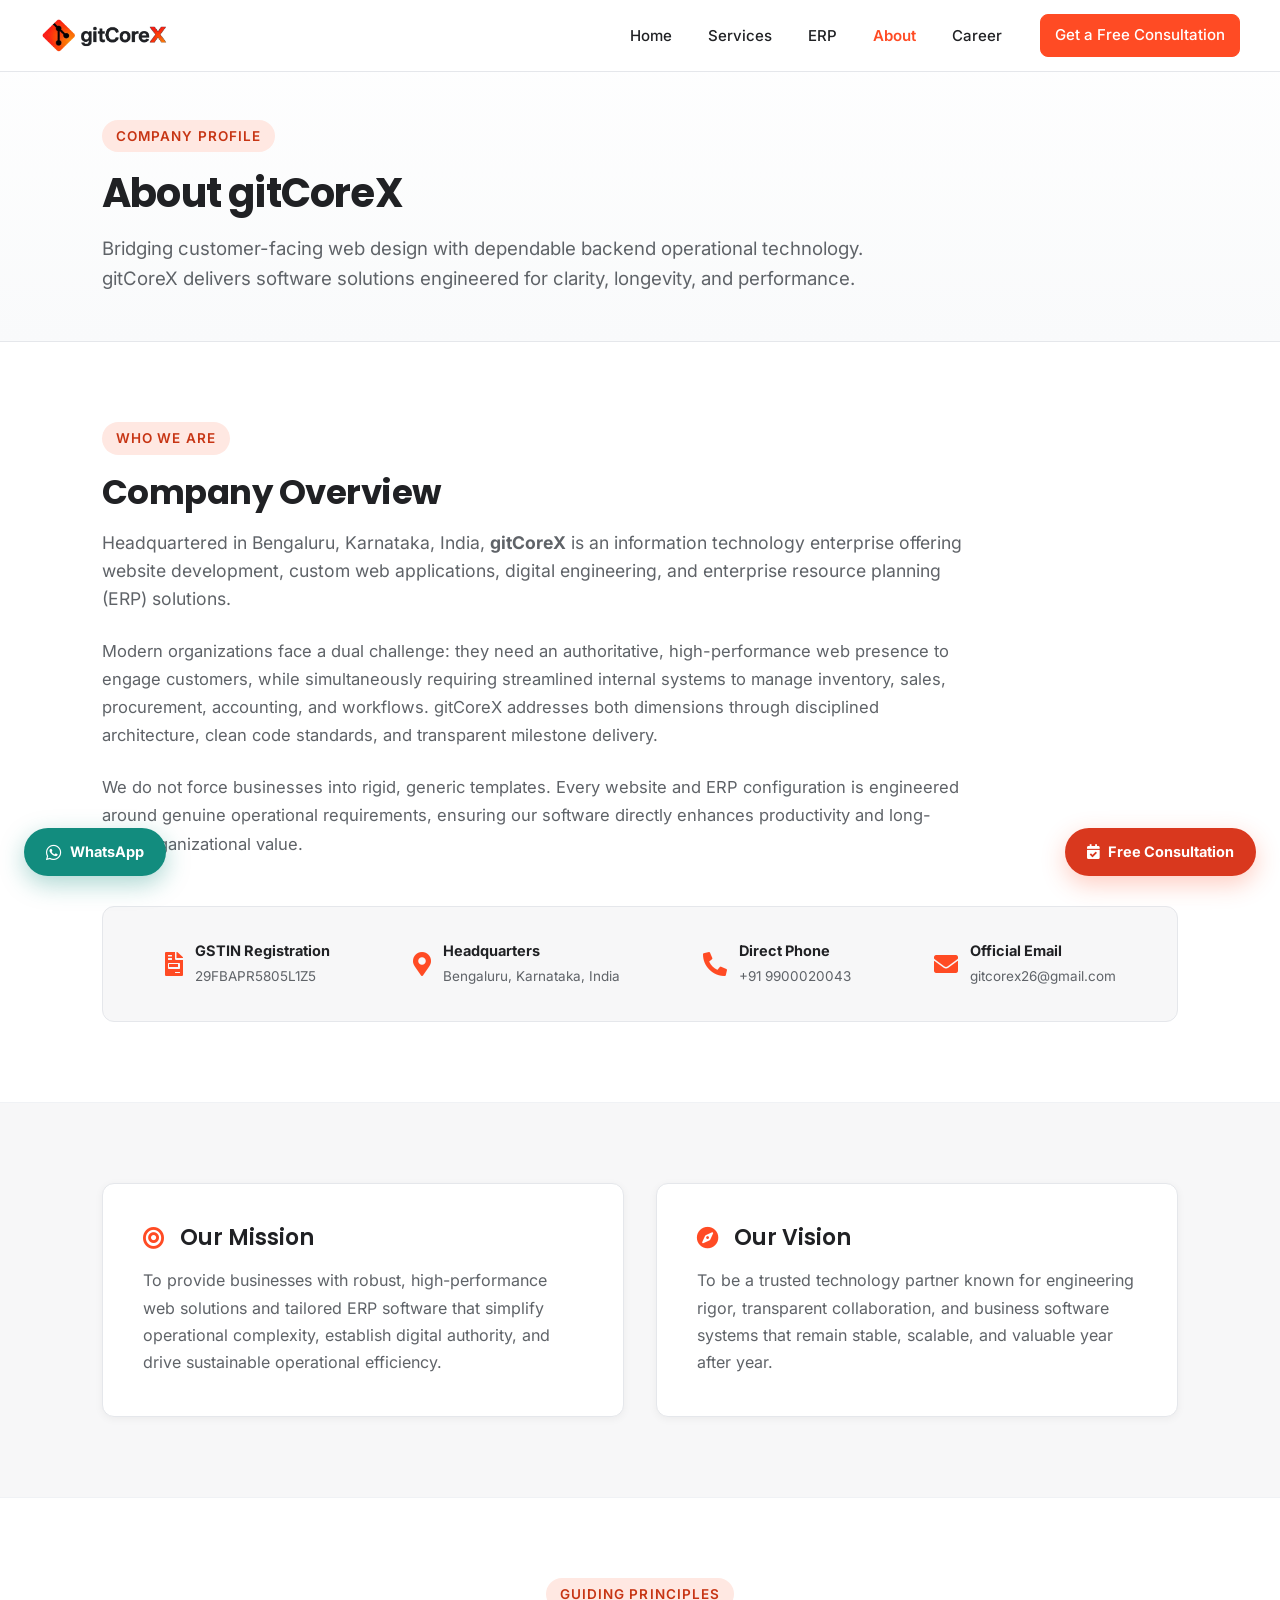
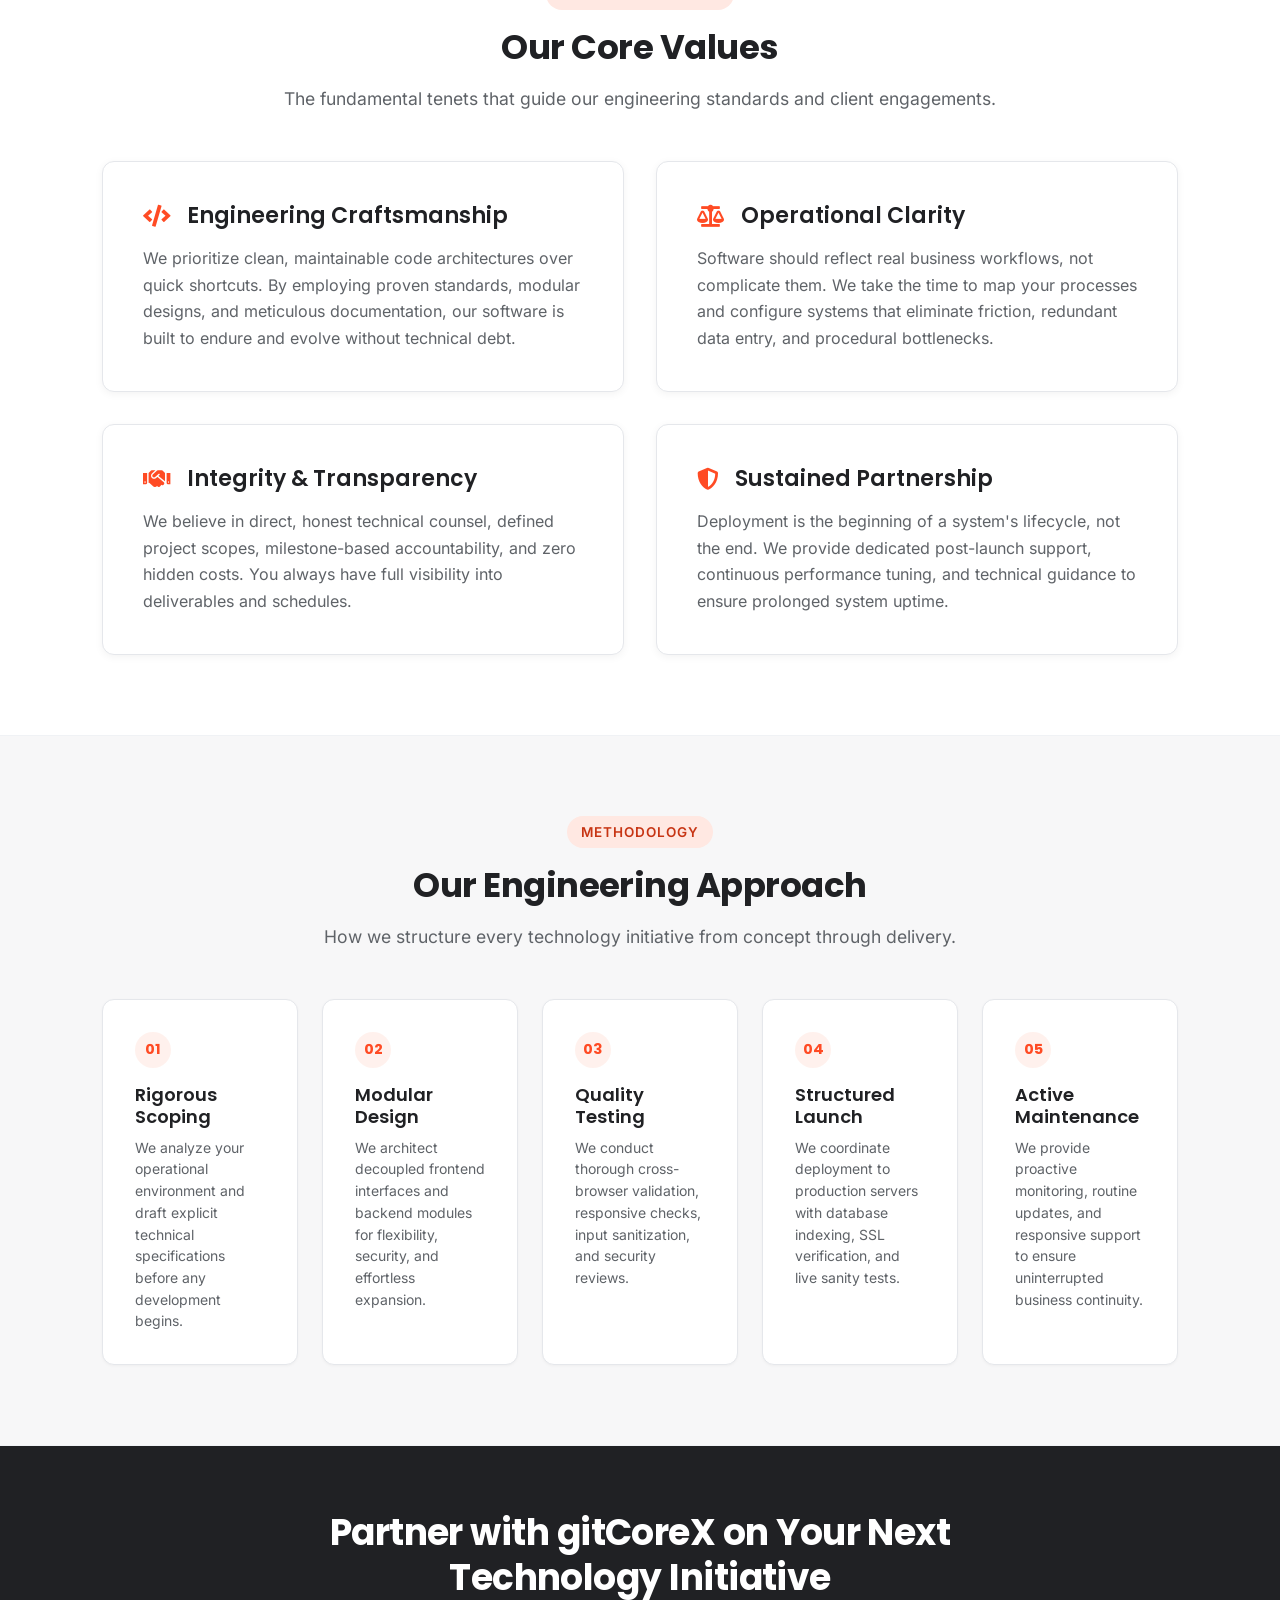
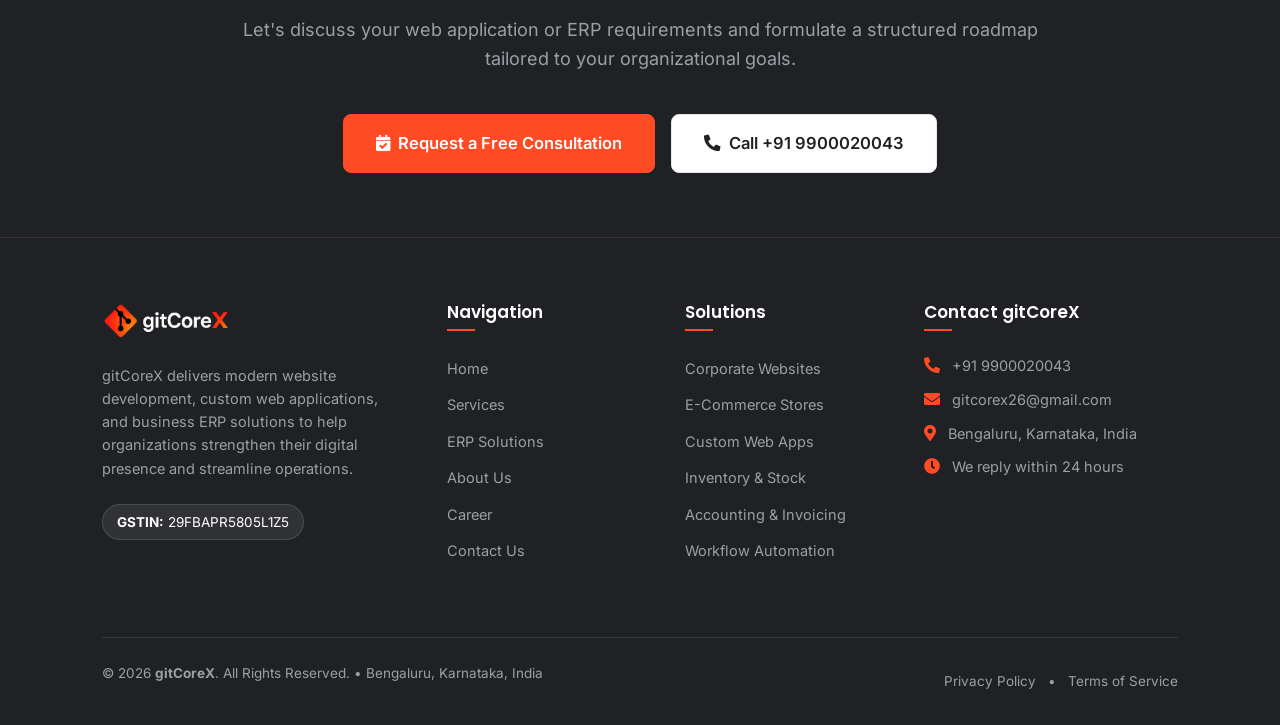
<file: about.html>
<!DOCTYPE html>
<html lang="en">
<head>
    <meta charset="UTF-8">
    <meta http-equiv="X-UA-Compatible" content="IE=edge">
    <meta name="viewport" content="width=device-width, initial-scale=1.0">
    <title>About gitCoreX — Mission, Values &amp; Engineering Approach</title>
    <meta name="description" content="Learn about gitCoreX, an IT company based in Bengaluru, Karnataka, India specializing in modern website development and enterprise ERP solutions.">
    
    <!-- Canonical URL -->
    <link rel="canonical" href="https://www.gitcorex.in/about.html">
    
    <!-- Open Graph & Twitter Sharing Metadata -->
    <meta property="og:title" content="About gitCoreX — Mission, Values &amp; Engineering Approach">
    <meta property="og:description" content="Learn about gitCoreX, an IT company based in Bengaluru, Karnataka, India specializing in modern website development and enterprise ERP solutions.">
    <meta property="og:type" content="website">
    <meta property="og:url" content="https://www.gitcorex.in/about.html">
    <meta property="og:image" content="https://www.gitcorex.in/images/gitcorex-logo.png">
    <meta name="twitter:card" content="summary_large_image">
    <meta name="twitter:title" content="About gitCoreX — Mission, Values &amp; Engineering Approach">
    <meta name="twitter:description" content="Learn about gitCoreX, an IT company based in Bengaluru, Karnataka, India specializing in modern website development and enterprise ERP solutions.">
    <meta name="twitter:image" content="https://www.gitcorex.in/images/gitcorex-logo.png">
    
    <!-- Favicon (WebP with PNG fallback) -->
    <link rel="icon" type="image/webp" href="./images/favicon.webp">
    <link rel="icon" type="image/png" href="./images/favicon.png">
    
    <!-- LocalBusiness Schema (JSON-LD) -->
    <script type="application/ld+json">
    {
      "@context": "https://schema.org",
      "@type": "LocalBusiness",
      "name": "gitCoreX",
      "description": "gitCoreX delivers modern website development, custom web applications, and business ERP solutions in Bengaluru, Karnataka, India.",
      "url": "https://www.gitcorex.in/about.html",
      "logo": "https://www.gitcorex.in/images/gitcorex-logo.png",
      "image": "https://www.gitcorex.in/images/gitcorex-logo.png",
      "telephone": "+91 9900020043",
      "email": "gitcorex26@gmail.com",
      "address": {
        "@type": "PostalAddress",
        "addressLocality": "Bengaluru",
        "addressRegion": "Karnataka",
        "addressCountry": "IN"
      },
      "taxID": "29FBAPR5805L1Z5",
      "identifier": {
        "@type": "PropertyValue",
        "name": "GSTIN",
        "value": "29FBAPR5805L1Z5"
      }
    }
    </script>
    
    <!-- Self-hosted Fonts loaded via CSS & Icons -->
    <link rel="stylesheet" href="./css/style.css">
    <link rel="stylesheet" href="https://cdnjs.cloudflare.com/ajax/libs/font-awesome/5.15.4/css/all.min.css">
    
    <!-- Core Application Script -->
    <script src="./js/main.js" defer></script>
</head>
<body>
    <!-- Top Reading Progress Indicator -->
    <div id="scrollProgressBar" class="scroll-progress-bar" aria-hidden="true"></div>

    <!-- Shared Header -->
    <header class="header">
        <a href="index.html" class="logo" aria-label="gitCoreX Home">
            <picture>
                <source srcset="./images/gitcorex-logo.webp" type="image/webp">
                <img src="./images/gitcorex-logo.png" alt="gitCoreX Logo" width="180" height="38" loading="eager" fetchpriority="high">
            </picture>
        </a>
        <button class="menu-toggle" id="menuToggle" aria-label="Toggle Navigation Menu" aria-expanded="false">
            <i class="fas fa-bars"></i>
        </button>
        <nav class="navbar" id="primaryNavbar">
            <ul>
                <li><a href="index.html">Home</a></li>
                <li><a href="services.html">Services</a></li>
                <li><a href="erp.html">ERP</a></li>
                <li><a href="about.html" class="active">About</a></li>
                <li><a href="careers.html">Career</a></li>
                <li><a href="contact.html" class="btn btn-primary nav-cta-btn">Get a Free Consultation</a></li>
            </ul>
        </nav>
    </header>

    <!-- Page Hero -->
    <section class="page-hero">
        <div class="container">
            <div class="page-hero-content reveal-on-scroll">
                <span class="section-eyebrow">Company Profile</span>
                <h1 class="page-hero-title">About gitCoreX</h1>
                <p class="page-hero-subtitle">
                    Bridging customer-facing web design with dependable backend operational technology. gitCoreX delivers software solutions engineered for clarity, longevity, and performance.
                </p>
            </div>
        </div>
    </section>

    <!-- Company Overview -->
    <section class="section section-white" id="overview">
        <div class="container">
            <div class="section-header reveal-on-scroll" style="max-width: 860px;">
                <span class="section-eyebrow">Who We Are</span>
                <h2 class="section-title">Company Overview</h2>
                <p class="section-subtitle" style="margin-bottom: var(--space-3);">
                    Headquartered in Bengaluru, Karnataka, India, <strong>gitCoreX</strong> is an information technology enterprise offering website development, custom web applications, digital engineering, and enterprise resource planning (ERP) solutions.
                </p>
                <p style="font-size: 1.65rem; line-height: 1.7; color: var(--text-secondary); margin-bottom: var(--space-3);">
                    Modern organizations face a dual challenge: they need an authoritative, high-performance web presence to engage customers, while simultaneously requiring streamlined internal systems to manage inventory, sales, procurement, accounting, and workflows. gitCoreX addresses both dimensions through disciplined architecture, clean code standards, and transparent milestone delivery.
                </p>
                <p style="font-size: 1.65rem; line-height: 1.7; color: var(--text-secondary);">
                    We do not force businesses into rigid, generic templates. Every website and ERP configuration is engineered around genuine operational requirements, ensuring our software directly enhances productivity and long-term organizational value.
                </p>
            </div>

            <!-- Business Credentials Block -->
            <div class="about-credentials-box reveal-on-scroll">
                <div class="credential-item">
                    <i class="fas fa-file-invoice"></i>
                    <div class="credential-text">
                        <strong>GSTIN Registration</strong>
                        <span>29FBAPR5805L1Z5</span>
                    </div>
                </div>
                <div class="credential-item">
                    <i class="fas fa-map-marker-alt"></i>
                    <div class="credential-text">
                        <strong>Headquarters</strong>
                        <span>Bengaluru, Karnataka, India</span>
                    </div>
                </div>
                <div class="credential-item">
                    <i class="fas fa-phone-alt"></i>
                    <div class="credential-text">
                        <strong>Direct Phone</strong>
                        <span>+91 9900020043</span>
                    </div>
                </div>
                <div class="credential-item">
                    <i class="fas fa-envelope"></i>
                    <div class="credential-text">
                        <strong>Official Email</strong>
                        <span>gitcorex26@gmail.com</span>
                    </div>
                </div>
            </div>
        </div>
    </section>

    <!-- Mission & Vision -->
    <section class="section section-light" id="mission">
        <div class="container">
            <div class="about-pillars-grid">
                <div class="about-pillar-card reveal-on-scroll">
                    <h3><i class="fas fa-bullseye"></i> Our Mission</h3>
                    <p style="font-size: 1.6rem; line-height: 1.7; color: var(--text-secondary);">
                        To provide businesses with robust, high-performance web solutions and tailored ERP software that simplify operational complexity, establish digital authority, and drive sustainable operational efficiency.
                    </p>
                </div>
                <div class="about-pillar-card reveal-on-scroll">
                    <h3><i class="fas fa-compass"></i> Our Vision</h3>
                    <p style="font-size: 1.6rem; line-height: 1.7; color: var(--text-secondary);">
                        To be a trusted technology partner known for engineering rigor, transparent collaboration, and business software systems that remain stable, scalable, and valuable year after year.
                    </p>
                </div>
            </div>
        </div>
    </section>

    <!-- Core Values -->
    <section class="section section-white" id="values">
        <div class="container">
            <div class="section-header text-center reveal-on-scroll">
                <span class="section-eyebrow">Guiding Principles</span>
                <h2 class="section-title">Our Core Values</h2>
                <p class="section-subtitle">
                    The fundamental tenets that guide our engineering standards and client engagements.
                </p>
            </div>

            <div class="about-pillars-grid">
                <!-- Value 1 -->
                <div class="about-pillar-card reveal-on-scroll">
                    <h3><i class="fas fa-code"></i> Engineering Craftsmanship</h3>
                    <p>
                        We prioritize clean, maintainable code architectures over quick shortcuts. By employing proven standards, modular designs, and meticulous documentation, our software is built to endure and evolve without technical debt.
                    </p>
                </div>

                <!-- Value 2 -->
                <div class="about-pillar-card reveal-on-scroll">
                    <h3><i class="fas fa-balance-scale"></i> Operational Clarity</h3>
                    <p>
                        Software should reflect real business workflows, not complicate them. We take the time to map your processes and configure systems that eliminate friction, redundant data entry, and procedural bottlenecks.
                    </p>
                </div>

                <!-- Value 3 -->
                <div class="about-pillar-card reveal-on-scroll">
                    <h3><i class="fas fa-handshake"></i> Integrity &amp; Transparency</h3>
                    <p>
                        We believe in direct, honest technical counsel, defined project scopes, milestone-based accountability, and zero hidden costs. You always have full visibility into deliverables and schedules.
                    </p>
                </div>

                <!-- Value 4 -->
                <div class="about-pillar-card reveal-on-scroll">
                    <h3><i class="fas fa-shield-alt"></i> Sustained Partnership</h3>
                    <p>
                        Deployment is the beginning of a system's lifecycle, not the end. We provide dedicated post-launch support, continuous performance tuning, and technical guidance to ensure prolonged system uptime.
                    </p>
                </div>
            </div>
        </div>
    </section>

    <!-- Engineering Approach -->
    <section class="section section-light" id="approach">
        <div class="container">
            <div class="section-header text-center reveal-on-scroll">
                <span class="section-eyebrow">Methodology</span>
                <h2 class="section-title">Our Engineering Approach</h2>
                <p class="section-subtitle">
                    How we structure every technology initiative from concept through delivery.
                </p>
            </div>

            <div class="process-grid">
                <div class="process-step-card reveal-on-scroll">
                    <div class="step-number-pill">01</div>
                    <h4>Rigorous Scoping</h4>
                    <p>
                        We analyze your operational environment and draft explicit technical specifications before any development begins.
                    </p>
                </div>
                <div class="process-step-card reveal-on-scroll">
                    <div class="step-number-pill">02</div>
                    <h4>Modular Design</h4>
                    <p>
                        We architect decoupled frontend interfaces and backend modules for flexibility, security, and effortless expansion.
                    </p>
                </div>
                <div class="process-step-card reveal-on-scroll">
                    <div class="step-number-pill">03</div>
                    <h4>Quality Testing</h4>
                    <p>
                        We conduct thorough cross-browser validation, responsive checks, input sanitization, and security reviews.
                    </p>
                </div>
                <div class="process-step-card reveal-on-scroll">
                    <div class="step-number-pill">04</div>
                    <h4>Structured Launch</h4>
                    <p>
                        We coordinate deployment to production servers with database indexing, SSL verification, and live sanity tests.
                    </p>
                </div>
                <div class="process-step-card reveal-on-scroll">
                    <div class="step-number-pill">05</div>
                    <h4>Active Maintenance</h4>
                    <p>
                        We provide proactive monitoring, routine updates, and responsive support to ensure uninterrupted business continuity.
                    </p>
                </div>
            </div>
        </div>
    </section>

    <!-- Call-to-Action Banner (Charcoal) -->
    <section class="cta-banner-section reveal-on-scroll">
        <div class="container">
            <div class="cta-banner-content">
                <h2>Partner with gitCoreX on Your Next Technology Initiative</h2>
                <p>
                    Let's discuss your web application or ERP requirements and formulate a structured roadmap tailored to your organizational goals.
                </p>
                <div class="cta-banner-actions">
                    <a href="contact.html" class="btn btn-primary btn-lg">
                        <i class="fas fa-calendar-check"></i> Request a Free Consultation
                    </a>
                    <a href="tel:+919900020043" class="btn btn-secondary btn-lg">
                        <i class="fas fa-phone-alt"></i> Call +91 9900020043
                    </a>
                </div>
            </div>
        </div>
    </section>

    <!-- Shared Footer -->
    <footer class="footer">
        <div class="container footer-content-wrap">
            <div class="footer-grid">
                <!-- Brand Column -->
                <div class="footer-col footer-col-brand">
                    <a href="index.html" class="footer-logo">
                        <picture>
                            <source srcset="./images/gitcorex-logo-footer.webp" type="image/webp">
                            <img src="./images/gitcorex-logo-footer.png" alt="gitCoreX Logo" width="180" height="38" loading="lazy">
                        </picture>
                    </a>
                    <p class="footer-desc">
                        gitCoreX delivers modern website development, custom web applications, and business ERP solutions to help organizations strengthen their digital presence and streamline operations.
                    </p>
                    <div class="footer-meta-pill">
                        <strong>GSTIN:</strong> 29FBAPR5805L1Z5
                    </div>
                </div>

                <!-- Navigation Column -->
                <div class="footer-col">
                    <h3 class="footer-heading">Navigation</h3>
                    <ul class="footer-nav-list">
                        <li><a href="index.html">Home</a></li>
                        <li><a href="services.html">Services</a></li>
                        <li><a href="erp.html">ERP Solutions</a></li>
                        <li><a href="about.html">About Us</a></li>
                        <li><a href="careers.html">Career</a></li>
                        <li><a href="contact.html">Contact Us</a></li>
                    </ul>
                </div>

                <!-- Solutions Column -->
                <div class="footer-col">
                    <h3 class="footer-heading">Solutions</h3>
                    <ul class="footer-nav-list">
                        <li><a href="services.html#corporate">Corporate Websites</a></li>
                        <li><a href="services.html#ecommerce">E-Commerce Stores</a></li>
                        <li><a href="services.html#webapps">Custom Web Apps</a></li>
                        <li><a href="erp.html#inventory">Inventory &amp; Stock</a></li>
                        <li><a href="erp.html#accounting">Accounting &amp; Invoicing</a></li>
                        <li><a href="erp.html#workflows">Workflow Automation</a></li>
                    </ul>
                </div>

                <!-- Contact Column -->
                <div class="footer-col">
                    <h3 class="footer-heading">Contact gitCoreX</h3>
                    <div class="footer-contact-block">
                        <p class="contact-line">
                            <i class="fas fa-phone-alt"></i>
                            <a href="tel:+919900020043">+91 9900020043</a>
                        </p>
                        <p class="contact-line">
                            <i class="fas fa-envelope"></i>
                            <a href="mailto:gitcorex26@gmail.com">gitcorex26@gmail.com</a>
                        </p>
                        <p class="contact-line">
                            <i class="fas fa-map-marker-alt"></i>
                            <span>Bengaluru, Karnataka, India</span>
                        </p>
                        <p class="contact-line">
                            <i class="fas fa-clock"></i>
                            <span>We reply within 24 hours</span>
                        </p>
                    </div>
                </div>
            </div>

            <div class="footer-bottom-bar">
                <p class="copyright-text">
                    &copy; 2026 <strong>gitCoreX</strong>. All Rights Reserved. &bull; Bengaluru, Karnataka, India
                </p>
                <div class="footer-legal-links">
                    <a href="privacy.html">Privacy Policy</a>
                    <span class="separator">&bull;</span>
                    <a href="terms.html">Terms of Service</a>
                </div>
            </div>
        </div>
    </footer>

    <!-- Fixed WhatsApp Click-to-Chat Button (Bottom Left) -->
    <a href="https://wa.me/919900020043" class="whatsapp-chat-btn" target="_blank" rel="noopener noreferrer" aria-label="Chat with gitCoreX on WhatsApp">
        <i class="fab fa-whatsapp"></i>
        <span>WhatsApp</span>
    </a>

    <!-- Sticky Free Consultation Floating Button -->
    <a href="contact.html" class="sticky-consultation-btn" aria-label="Get a Free Consultation">
        <i class="fas fa-calendar-check"></i>
        <span>Free Consultation</span>
    </a>

    <!-- Back to Top Button -->
    <button class="back-to-top" id="backToTop" aria-label="Scroll back to top">
        <i class="fas fa-chevron-up"></i>
    </button>

</body>
</html>
</file>
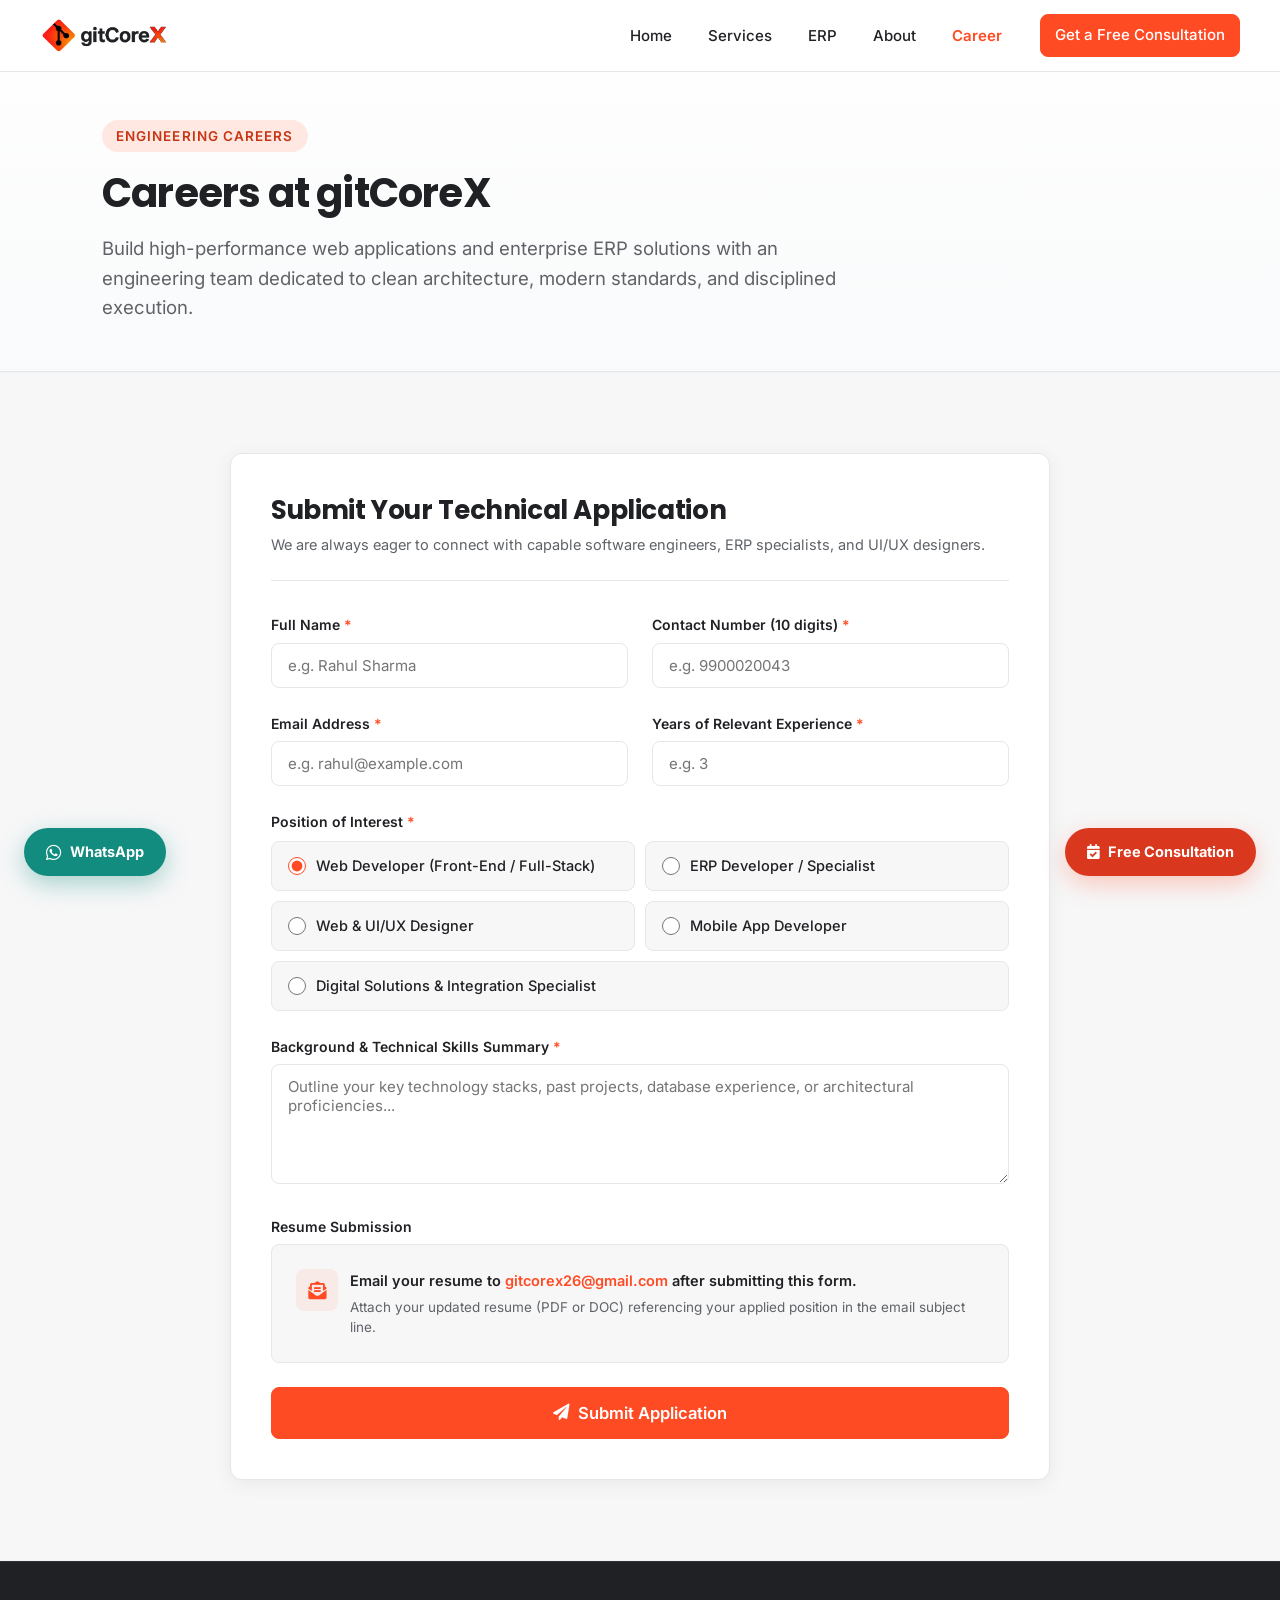
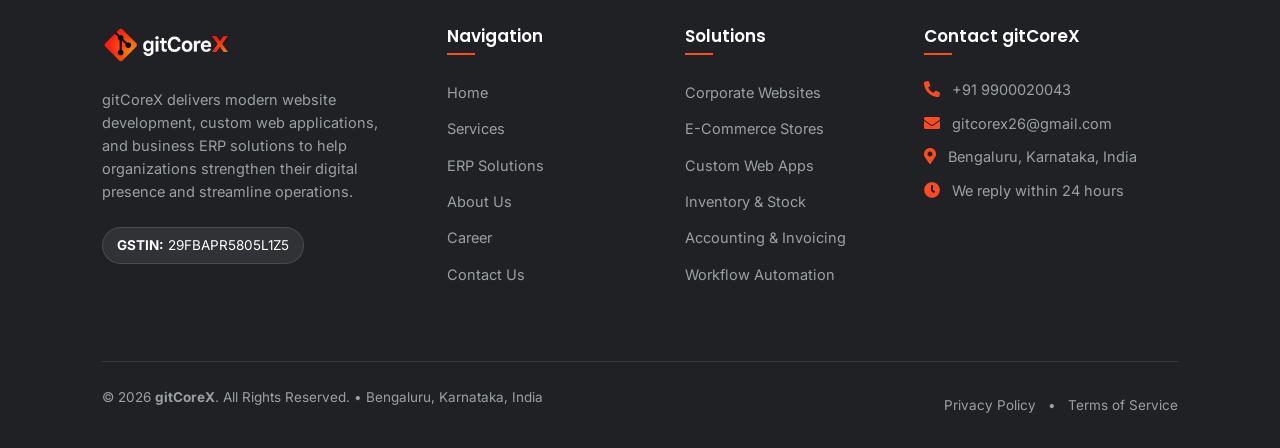
<file: careers.html>
<!DOCTYPE html>
<html lang="en">
<head>
    <meta charset="UTF-8">
    <meta http-equiv="X-UA-Compatible" content="IE=edge">
    <meta name="viewport" content="width=device-width, initial-scale=1.0">
    <title>Careers at gitCoreX — Technical Openings</title>
    <meta name="description" content="Explore technical career opportunities at gitCoreX in website development, custom web applications, UI/UX design, and enterprise ERP engineering in Bengaluru, Karnataka, India.">
    
    <!-- Canonical URL -->
    <link rel="canonical" href="https://www.gitcorex.in/careers.html">
    
    <!-- Open Graph & Twitter Sharing Metadata -->
    <meta property="og:title" content="Careers at gitCoreX — Technical Openings">
    <meta property="og:description" content="Explore technical career opportunities at gitCoreX in website development, custom web applications, UI/UX design, and enterprise ERP engineering in Bengaluru, Karnataka, India.">
    <meta property="og:type" content="website">
    <meta property="og:url" content="https://www.gitcorex.in/careers.html">
    <meta property="og:image" content="https://www.gitcorex.in/images/gitcorex-logo.png">
    <meta name="twitter:card" content="summary_large_image">
    <meta name="twitter:title" content="Careers at gitCoreX — Technical Openings">
    <meta name="twitter:description" content="Explore technical career opportunities at gitCoreX in website development, custom web applications, UI/UX design, and enterprise ERP engineering in Bengaluru, Karnataka, India.">
    <meta name="twitter:image" content="https://www.gitcorex.in/images/gitcorex-logo.png">
    
    <!-- Favicon (WebP with PNG fallback) -->
    <link rel="icon" type="image/webp" href="./images/favicon.webp">
    <link rel="icon" type="image/png" href="./images/favicon.png">
    
    <!-- Self-hosted Fonts loaded via CSS & Icons -->
    <link rel="stylesheet" href="./css/style.css">
    <link rel="stylesheet" href="https://cdnjs.cloudflare.com/ajax/libs/font-awesome/5.15.4/css/all.min.css">
    
    <!-- Core Application Script -->
    <script src="./js/main.js" defer></script>
</head>
<body>
    <!-- Top Reading Progress Indicator -->
    <div id="scrollProgressBar" class="scroll-progress-bar" aria-hidden="true"></div>

    <!-- Shared Header -->
    <header class="header">
        <a href="index.html" class="logo" aria-label="gitCoreX Home">
            <picture>
                <source srcset="./images/gitcorex-logo.webp" type="image/webp">
                <img src="./images/gitcorex-logo.png" alt="gitCoreX Logo" width="180" height="38" loading="eager" fetchpriority="high">
            </picture>
        </a>
        <button class="menu-toggle" id="menuToggle" aria-label="Toggle Navigation Menu" aria-expanded="false">
            <i class="fas fa-bars"></i>
        </button>
        <nav class="navbar" id="primaryNavbar">
            <ul>
                <li><a href="index.html">Home</a></li>
                <li><a href="services.html">Services</a></li>
                <li><a href="erp.html">ERP</a></li>
                <li><a href="about.html">About</a></li>
                <li><a href="careers.html" class="active">Career</a></li>
                <li><a href="contact.html" class="btn btn-primary nav-cta-btn">Get a Free Consultation</a></li>
            </ul>
        </nav>
    </header>

    <!-- Page Hero -->
    <section class="page-hero">
        <div class="container">
            <div class="page-hero-content reveal-on-scroll">
                <span class="section-eyebrow">Engineering Careers</span>
                <h1 class="page-hero-title">Careers at gitCoreX</h1>
                <p class="page-hero-subtitle">
                    Build high-performance web applications and enterprise ERP solutions with an engineering team dedicated to clean architecture, modern standards, and disciplined execution.
                </p>
            </div>
        </div>
    </section>

    <!-- Career Opportunities & Application Form -->
    <section class="section section-light" id="career-form-section">
        <div class="container">
            <div class="career-layout">
                
                <div class="contact-form-panel reveal-on-scroll">
                    <div class="form-header">
                        <h2>Submit Your Technical Application</h2>
                        <p>We are always eager to connect with capable software engineers, ERP specialists, and UI/UX designers.</p>
                    </div>

                    <form id="careerForm" novalidate>
                        <!-- Web3Forms Anti-spam Honeypot (botcheck) -->
                        <input type="checkbox" name="botcheck" id="careerBotcheck" style="display:none !important;" tabindex="-1" autocomplete="off" aria-hidden="true">

                        <!-- Name & Phone -->
                        <div class="form-grid-2">
                            <div class="form-group">
                                <label for="careerName" class="form-label">Full Name <span class="required">*</span></label>
                                <input type="text" id="careerName" name="name" class="form-control" placeholder="e.g. Rahul Sharma" required aria-required="true">
                            </div>

                            <div class="form-group">
                                <label for="careerPhone" class="form-label">Contact Number (10 digits) <span class="required">*</span></label>
                                <input type="tel" id="careerPhone" name="phone" class="form-control" placeholder="e.g. 9900020043" pattern="[0-9]{10}" maxlength="10" required aria-required="true">
                            </div>
                        </div>

                        <!-- Email & Experience -->
                        <div class="form-grid-2">
                            <div class="form-group">
                                <label for="careerEmail" class="form-label">Email Address <span class="required">*</span></label>
                                <input type="email" id="careerEmail" name="email" class="form-control" placeholder="e.g. rahul@example.com" required aria-required="true">
                            </div>

                            <div class="form-group">
                                <label for="careerExperience" class="form-label">Years of Relevant Experience <span class="required">*</span></label>
                                <input type="number" id="careerExperience" name="experience" min="0" max="40" class="form-control" placeholder="e.g. 3" required aria-required="true">
                            </div>
                        </div>

                        <!-- Role Selection (Radio Grid) -->
                        <div class="form-group">
                            <label class="form-label">Position of Interest <span class="required">*</span></label>
                            <div class="career-roles-options">
                                <label class="role-radio-label">
                                    <input type="radio" name="status" value="Web Developer" checked="checked">
                                    <span>Web Developer (Front-End / Full-Stack)</span>
                                </label>
                                <label class="role-radio-label">
                                    <input type="radio" name="status" value="ERP Developer / Specialist">
                                    <span>ERP Developer / Specialist</span>
                                </label>
                                <label class="role-radio-label">
                                    <input type="radio" name="status" value="Web & UI/UX Designer">
                                    <span>Web &amp; UI/UX Designer</span>
                                </label>
                                <label class="role-radio-label">
                                    <input type="radio" name="status" value="Mobile App Developer">
                                    <span>Mobile App Developer</span>
                                </label>
                                <label class="role-radio-label" style="grid-column: 1 / -1;">
                                    <input type="radio" name="status" value="Digital Solutions Specialist">
                                    <span>Digital Solutions &amp; Integration Specialist</span>
                                </label>
                            </div>
                        </div>

                        <!-- Background & Technical Skills -->
                        <div class="form-group">
                            <label for="careerDetails" class="form-label">Background &amp; Technical Skills Summary <span class="required">*</span></label>
                            <textarea id="careerDetails" name="details" class="form-control" placeholder="Outline your key technology stacks, past projects, database experience, or architectural proficiencies..." required aria-required="true"></textarea>
                        </div>

                        <!-- Resume Submission Notice -->
                        <div class="form-group">
                            <label class="form-label">Resume Submission</label>
                            <div class="resume-instruction-box" style="background: var(--bg-light); border: 1px solid var(--border-color); border-radius: var(--radius-sm); padding: var(--space-3); margin-bottom: var(--space-2);">
                                <div style="display: flex; align-items: flex-start; gap: 1.2rem;">
                                    <div style="width: 42px; height: 42px; background: var(--brand-orange-light); color: var(--brand-orange); border-radius: 8px; display: flex; align-items: center; justify-content: center; font-size: 1.8rem; flex-shrink: 0;">
                                        <i class="fas fa-envelope-open-text"></i>
                                    </div>
                                    <div style="flex: 1;">
                                        <p style="font-size: 1.45rem; font-weight: 600; color: var(--brand-charcoal); margin-bottom: 0.4rem;">
                                            Email your resume to <a href="mailto:gitcorex26@gmail.com?subject=gitCoreX%20Career%20Application%20Resume%20-%20Web%20Developer" class="text-brand-accent" id="resumeDirectLink">gitcorex26@gmail.com</a> after submitting this form.
                                        </p>
                                        <p style="font-size: 1.35rem; color: var(--text-secondary); margin-bottom: 0; line-height: 1.5;">
                                            Attach your updated resume (PDF or DOC) referencing your applied position in the email subject line.
                                        </p>
                                    </div>
                                </div>
                            </div>
                        </div>

                        <!-- Inline Form Status Alert -->
                        <div id="careerFormStatus" class="form-status-alert" style="display:none; margin-bottom: var(--space-4);" role="alert" aria-live="polite"></div>

                        <button type="submit" class="btn btn-primary btn-lg btn-full" id="careerSubmitBtn">
                            <i class="fas fa-paper-plane"></i> <span>Submit Application</span>
                        </button>
                    </form>
                </div>

            </div>
        </div>
    </section>

    <!-- Shared Footer -->
    <footer class="footer">
        <div class="container footer-content-wrap">
            <div class="footer-grid">
                <!-- Brand Column -->
                <div class="footer-col footer-col-brand">
                    <a href="index.html" class="footer-logo">
                        <picture>
                            <source srcset="./images/gitcorex-logo-footer.webp" type="image/webp">
                            <img src="./images/gitcorex-logo-footer.png" alt="gitCoreX Logo" width="180" height="38" loading="lazy">
                        </picture>
                    </a>
                    <p class="footer-desc">
                        gitCoreX delivers modern website development, custom web applications, and business ERP solutions to help organizations strengthen their digital presence and streamline operations.
                    </p>
                    <div class="footer-meta-pill">
                        <strong>GSTIN:</strong> 29FBAPR5805L1Z5
                    </div>
                </div>

                <!-- Navigation Column -->
                <div class="footer-col">
                    <h3 class="footer-heading">Navigation</h3>
                    <ul class="footer-nav-list">
                        <li><a href="index.html">Home</a></li>
                        <li><a href="services.html">Services</a></li>
                        <li><a href="erp.html">ERP Solutions</a></li>
                        <li><a href="about.html">About Us</a></li>
                        <li><a href="careers.html">Career</a></li>
                        <li><a href="contact.html">Contact Us</a></li>
                    </ul>
                </div>

                <!-- Solutions Column -->
                <div class="footer-col">
                    <h3 class="footer-heading">Solutions</h3>
                    <ul class="footer-nav-list">
                        <li><a href="services.html#corporate">Corporate Websites</a></li>
                        <li><a href="services.html#ecommerce">E-Commerce Stores</a></li>
                        <li><a href="services.html#webapps">Custom Web Apps</a></li>
                        <li><a href="erp.html#inventory">Inventory &amp; Stock</a></li>
                        <li><a href="erp.html#accounting">Accounting &amp; Invoicing</a></li>
                        <li><a href="erp.html#workflows">Workflow Automation</a></li>
                    </ul>
                </div>

                <!-- Contact Column -->
                <div class="footer-col">
                    <h3 class="footer-heading">Contact gitCoreX</h3>
                    <div class="footer-contact-block">
                        <p class="contact-line">
                            <i class="fas fa-phone-alt"></i>
                            <a href="tel:+919900020043">+91 9900020043</a>
                        </p>
                        <p class="contact-line">
                            <i class="fas fa-envelope"></i>
                            <a href="mailto:gitcorex26@gmail.com">gitcorex26@gmail.com</a>
                        </p>
                        <p class="contact-line">
                            <i class="fas fa-map-marker-alt"></i>
                            <span>Bengaluru, Karnataka, India</span>
                        </p>
                        <p class="contact-line">
                            <i class="fas fa-clock"></i>
                            <span>We reply within 24 hours</span>
                        </p>
                    </div>
                </div>
            </div>

            <div class="footer-bottom-bar">
                <p class="copyright-text">
                    &copy; 2026 <strong>gitCoreX</strong>. All Rights Reserved. &bull; Bengaluru, Karnataka, India
                </p>
                <div class="footer-legal-links">
                    <a href="privacy.html">Privacy Policy</a>
                    <span class="separator">&bull;</span>
                    <a href="terms.html">Terms of Service</a>
                </div>
            </div>
        </div>
    </footer>

    <!-- Fixed WhatsApp Click-to-Chat Button (Bottom Left) -->
    <a href="https://wa.me/919900020043" class="whatsapp-chat-btn" target="_blank" rel="noopener noreferrer" aria-label="Chat with gitCoreX on WhatsApp">
        <i class="fab fa-whatsapp"></i>
        <span>WhatsApp</span>
    </a>

    <!-- Sticky Free Consultation Floating Button -->
    <a href="contact.html" class="sticky-consultation-btn" aria-label="Get a Free Consultation">
        <i class="fas fa-calendar-check"></i>
        <span>Free Consultation</span>
    </a>

    <!-- Back to Top Button -->
    <button class="back-to-top" id="backToTop" aria-label="Scroll back to top">
        <i class="fas fa-chevron-up"></i>
    </button>

</body>
</html>
</file>
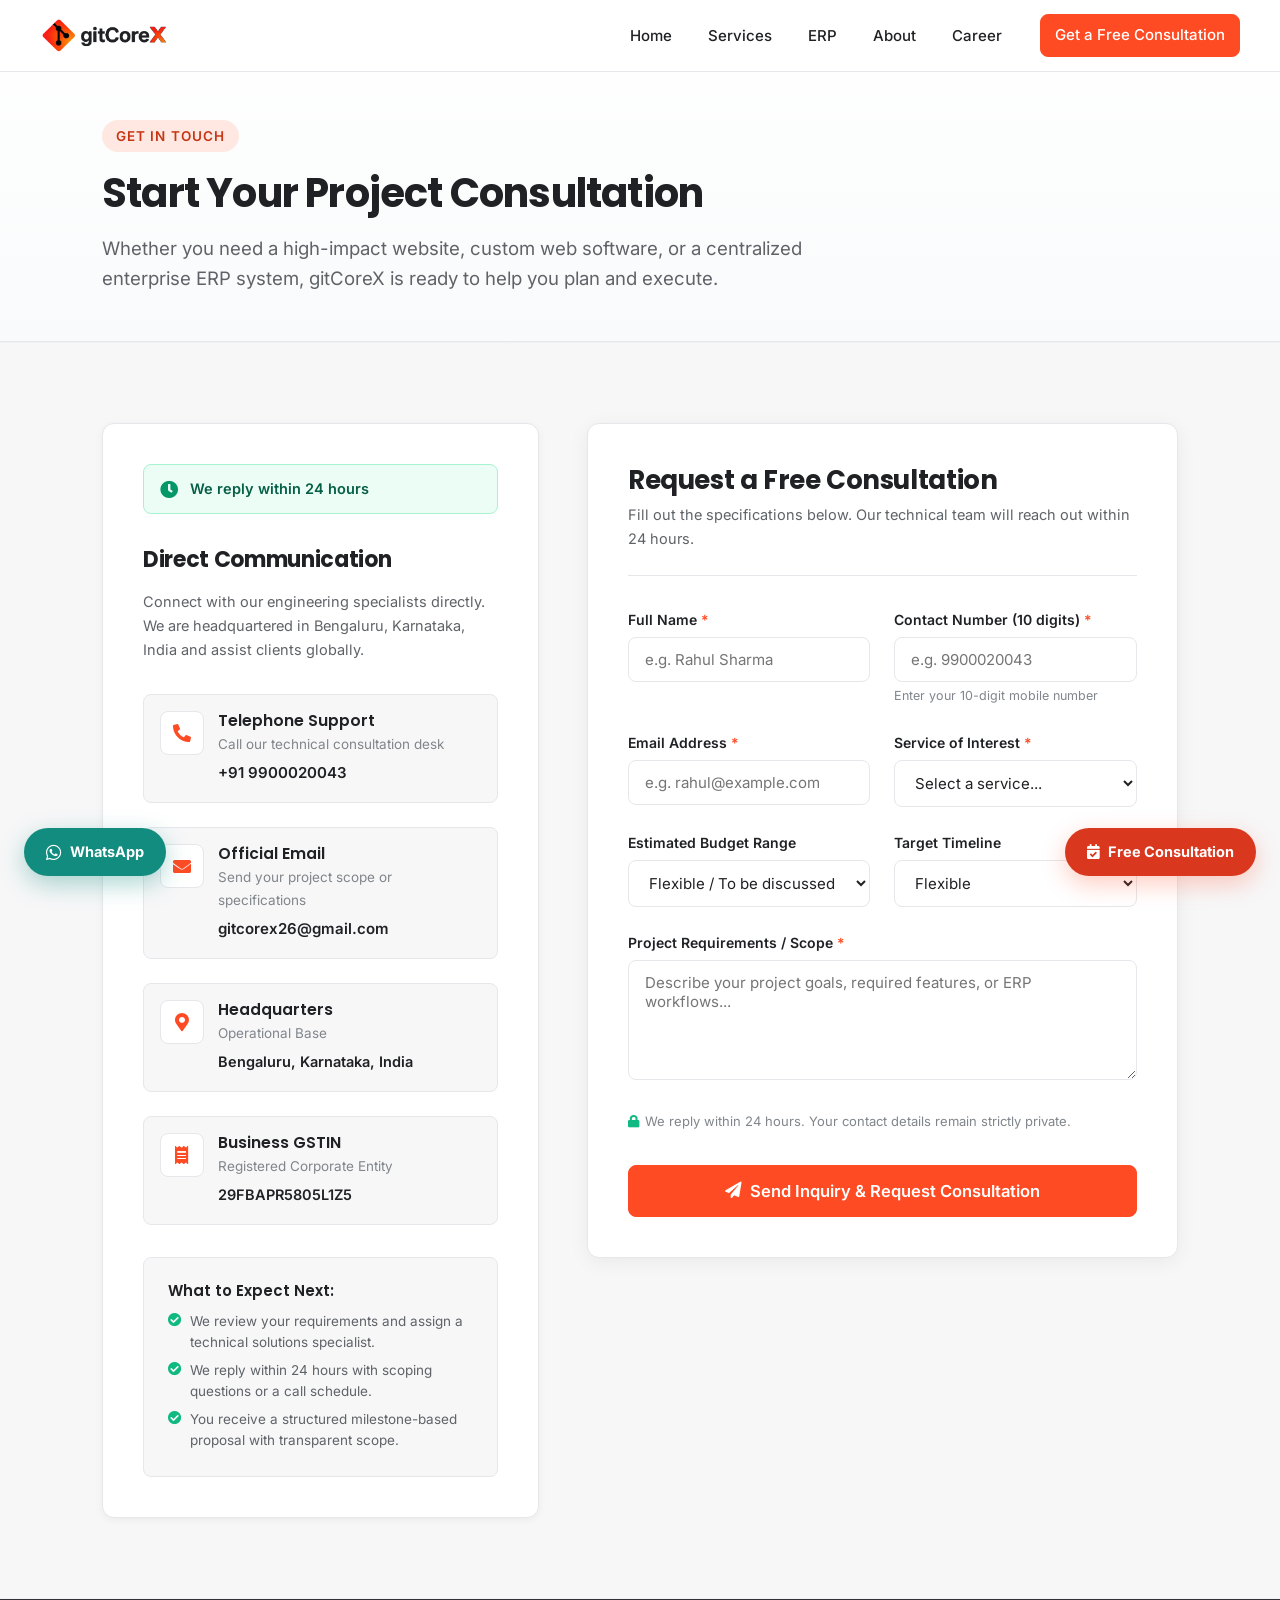
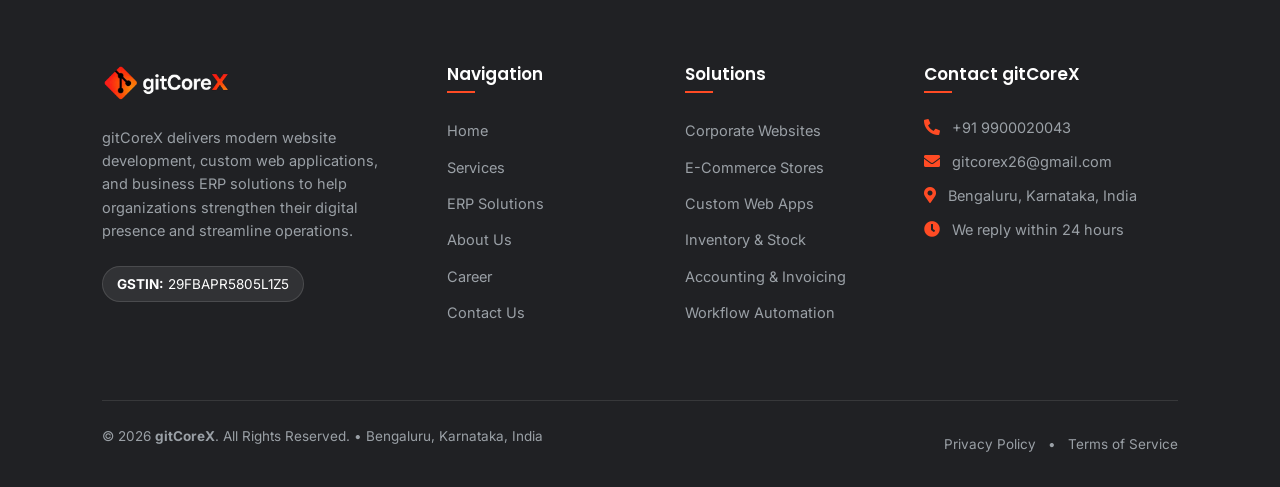
<file: contact.html>
<!DOCTYPE html>
<html lang="en">
<head>
    <meta charset="UTF-8">
    <meta http-equiv="X-UA-Compatible" content="IE=edge">
    <meta name="viewport" content="width=device-width, initial-scale=1.0">
    <title>Contact Us — Free Project Consultation | gitCoreX</title>
    <meta name="description" content="Get in touch with gitCoreX for website development, digital solutions, and enterprise ERP systems. We reply within 24 hours. Located in Bengaluru, Karnataka, India.">
    
    <!-- Canonical URL -->
    <link rel="canonical" href="https://www.gitcorex.in/contact.html">
    
    <!-- Open Graph & Twitter Sharing Metadata -->
    <meta property="og:title" content="Contact Us — Free Project Consultation | gitCoreX">
    <meta property="og:description" content="Get in touch with gitCoreX for website development, digital solutions, and enterprise ERP systems. We reply within 24 hours. Located in Bengaluru, Karnataka, India.">
    <meta property="og:type" content="website">
    <meta property="og:url" content="https://www.gitcorex.in/contact.html">
    <meta property="og:image" content="https://www.gitcorex.in/images/gitcorex-logo.png">
    <meta name="twitter:card" content="summary_large_image">
    <meta name="twitter:title" content="Contact Us — Free Project Consultation | gitCoreX">
    <meta name="twitter:description" content="Get in touch with gitCoreX for website development, digital solutions, and enterprise ERP systems. We reply within 24 hours. Located in Bengaluru, Karnataka, India.">
    <meta name="twitter:image" content="https://www.gitcorex.in/images/gitcorex-logo.png">
    
    <!-- Favicon (WebP with PNG fallback) -->
    <link rel="icon" type="image/webp" href="./images/favicon.webp">
    <link rel="icon" type="image/png" href="./images/favicon.png">
    
    <!-- LocalBusiness Schema (JSON-LD) -->
    <script type="application/ld+json">
    {
      "@context": "https://schema.org",
      "@type": "LocalBusiness",
      "name": "gitCoreX",
      "description": "gitCoreX delivers modern website development, custom web applications, and enterprise ERP solutions in Bengaluru, Karnataka, India.",
      "url": "https://www.gitcorex.in/contact.html",
      "logo": "https://www.gitcorex.in/images/gitcorex-logo.png",
      "image": "https://www.gitcorex.in/images/gitcorex-logo.png",
      "telephone": "+91 9900020043",
      "email": "gitcorex26@gmail.com",
      "address": {
        "@type": "PostalAddress",
        "addressLocality": "Bengaluru",
        "addressRegion": "Karnataka",
        "addressCountry": "IN"
      },
      "taxID": "29FBAPR5805L1Z5",
      "identifier": {
        "@type": "PropertyValue",
        "name": "GSTIN",
        "value": "29FBAPR5805L1Z5"
      },
      "sameAs": [
        "https://wa.me/919900020043"
      ]
    }
    </script>
    
    <!-- Self-hosted Fonts loaded via CSS & Icons -->
    <link rel="stylesheet" href="./css/style.css">
    <link rel="stylesheet" href="https://cdnjs.cloudflare.com/ajax/libs/font-awesome/5.15.4/css/all.min.css">
    
    <!-- Core Application Script -->
    <script src="./js/main.js" defer></script>
</head>
<body>
    <!-- Top Reading Progress Indicator -->
    <div id="scrollProgressBar" class="scroll-progress-bar" aria-hidden="true"></div>

    <!-- Shared Header -->
    <header class="header">
        <a href="index.html" class="logo" aria-label="gitCoreX Home">
            <picture>
                <source srcset="./images/gitcorex-logo.webp" type="image/webp">
                <img src="./images/gitcorex-logo.png" alt="gitCoreX Logo" width="180" height="38" loading="eager" fetchpriority="high">
            </picture>
        </a>
        <button class="menu-toggle" id="menuToggle" aria-label="Toggle Navigation Menu" aria-expanded="false">
            <i class="fas fa-bars"></i>
        </button>
        <nav class="navbar" id="primaryNavbar">
            <ul>
                <li><a href="index.html">Home</a></li>
                <li><a href="services.html">Services</a></li>
                <li><a href="erp.html">ERP</a></li>
                <li><a href="about.html">About</a></li>
                <li><a href="careers.html">Career</a></li>
                <li><a href="contact.html" class="btn btn-primary nav-cta-btn">Get a Free Consultation</a></li>
            </ul>
        </nav>
    </header>

    <!-- Page Hero -->
    <section class="page-hero">
        <div class="container">
            <div class="page-hero-content reveal-on-scroll">
                <span class="section-eyebrow">Get In Touch</span>
                <h1 class="page-hero-title">Start Your Project Consultation</h1>
                <p class="page-hero-subtitle">
                    Whether you need a high-impact website, custom web software, or a centralized enterprise ERP system, gitCoreX is ready to help you plan and execute.
                </p>
            </div>
        </div>
    </section>

    <!-- Main Contact Section (Two Columns) -->
    <section class="section section-light" id="contact-form-section">
        <div class="container">
            <div class="contact-layout-grid">
                
                <!-- Left Column: Direct Info, 24-Hour SLA & Expectation Checklist -->
                <div class="contact-info-panel reveal-on-scroll">
                    <!-- Prominent 24-Hour Reply Note -->
                    <div class="sla-banner">
                        <i class="fas fa-clock"></i>
                        <span>We reply within 24 hours</span>
                    </div>

                    <h2 style="font-size: 2.2rem; margin-bottom: var(--space-2); color: var(--brand-charcoal);">
                        Direct Communication
                    </h2>
                    <p style="font-size: 1.45rem; color: var(--text-secondary); margin-bottom: var(--space-4);">
                        Connect with our engineering specialists directly. We are headquartered in Bengaluru, Karnataka, India and assist clients globally.
                    </p>

                    <div class="contact-cards-stack">
                        <!-- Phone -->
                        <div class="contact-method-card">
                            <div class="method-icon"><i class="fas fa-phone-alt"></i></div>
                            <div class="method-details">
                                <h4>Telephone Support</h4>
                                <p>Call our technical consultation desk</p>
                                <a href="tel:+919900020043">+91 9900020043</a>
                            </div>
                        </div>

                        <!-- Email -->
                        <div class="contact-method-card">
                            <div class="method-icon"><i class="fas fa-envelope"></i></div>
                            <div class="method-details">
                                <h4>Official Email</h4>
                                <p>Send your project scope or specifications</p>
                                <a href="mailto:gitcorex26@gmail.com">gitcorex26@gmail.com</a>
                            </div>
                        </div>

                        <!-- Location -->
                        <div class="contact-method-card">
                            <div class="method-icon"><i class="fas fa-map-marker-alt"></i></div>
                            <div class="method-details">
                                <h4>Headquarters</h4>
                                <p>Operational Base</p>
                                <span style="font-weight: 600; color: var(--brand-charcoal); font-size: 1.45rem;">Bengaluru, Karnataka, India</span>
                            </div>
                        </div>

                        <!-- GSTIN -->
                        <div class="contact-method-card">
                            <div class="method-icon"><i class="fas fa-receipt"></i></div>
                            <div class="method-details">
                                <h4>Business GSTIN</h4>
                                <p>Registered Corporate Entity</p>
                                <span style="font-weight: 600; color: var(--brand-charcoal); font-size: 1.45rem;">29FBAPR5805L1Z5</span>
                            </div>
                        </div>
                    </div>

                    <!-- What Happens Next Box -->
                    <div style="background: var(--bg-light); border: 1px solid var(--border-color); border-radius: var(--radius-sm); padding: var(--space-3); margin-top: var(--space-4);">
                        <h4 style="font-size: 1.5rem; margin-bottom: 1rem; color: var(--brand-charcoal);">
                            What to Expect Next:
                        </h4>
                        <ul style="list-style: none; font-size: 1.35rem; color: var(--text-secondary); line-height: 1.6;">
                            <li style="margin-bottom: 0.6rem; display: flex; align-items: flex-start; gap: 0.8rem;">
                                <i class="fas fa-check-circle" style="color: #10B981; margin-top: 0.3rem;"></i>
                                <span>We review your requirements and assign a technical solutions specialist.</span>
                            </li>
                            <li style="margin-bottom: 0.6rem; display: flex; align-items: flex-start; gap: 0.8rem;">
                                <i class="fas fa-check-circle" style="color: #10B981; margin-top: 0.3rem;"></i>
                                <span>We reply within 24 hours with scoping questions or a call schedule.</span>
                            </li>
                            <li style="display: flex; align-items: flex-start; gap: 0.8rem;">
                                <i class="fas fa-check-circle" style="color: #10B981; margin-top: 0.3rem;"></i>
                                <span>You receive a structured milestone-based proposal with transparent scope.</span>
                            </li>
                        </ul>
                    </div>
                </div>

                <!-- Right Column: Consultation Inquiry Form -->
                <div class="contact-form-panel reveal-on-scroll">
                    <div class="form-header">
                        <h2>Request a Free Consultation</h2>
                        <p>Fill out the specifications below. Our technical team will reach out within 24 hours.</p>
                    </div>

                    <form id="consultationForm" novalidate>
                        <!-- Web3Forms Anti-spam Honeypot (botcheck) -->
                        <input type="checkbox" name="botcheck" id="contactBotcheck" style="display:none !important;" tabindex="-1" autocomplete="off" aria-hidden="true">

                        <!-- Name & Phone -->
                        <div class="form-grid-2">
                            <div class="form-group">
                                <label for="contactName" class="form-label">Full Name <span class="required">*</span></label>
                                <input type="text" id="contactName" name="name" class="form-control" placeholder="e.g. Rahul Sharma" required aria-required="true">
                            </div>

                            <div class="form-group">
                                <label for="contactPhone" class="form-label">Contact Number (10 digits) <span class="required">*</span></label>
                                <input type="tel" id="contactPhone" name="phone" class="form-control" placeholder="e.g. 9900020043" pattern="[0-9]{10}" maxlength="10" required aria-required="true">
                                <span class="form-hint">Enter your 10-digit mobile number</span>
                            </div>
                        </div>

                        <!-- Email & Service -->
                        <div class="form-grid-2">
                            <div class="form-group">
                                <label for="contactEmail" class="form-label">Email Address <span class="required">*</span></label>
                                <input type="email" id="contactEmail" name="email" class="form-control" placeholder="e.g. rahul@example.com" required aria-required="true">
                            </div>

                            <div class="form-group">
                                <label for="contactService" class="form-label">Service of Interest <span class="required">*</span></label>
                                <select id="contactService" name="service_interest" class="form-control" required aria-required="true">
                                    <option value="" disabled selected>Select a service...</option>
                                    <option value="Website Development">Website Development (Corporate, E-Commerce, Portals)</option>
                                    <option value="ERP Solutions">ERP Solutions (Inventory, Billing, Workflows)</option>
                                    <option value="Digital Solutions &amp; Web Apps">Custom Web Applications &amp; Digital Solutions</option>
                                    <option value="Website Redesign / Maintenance">Website Redesign &amp; Maintenance</option>
                                    <option value="Other Business Inquiry">Other Business Inquiry</option>
                                </select>
                            </div>
                        </div>

                        <!-- Budget Range & Timeline -->
                        <div class="form-grid-2">
                            <div class="form-group">
                                <label for="contactBudget" class="form-label">Estimated Budget Range</label>
                                <select id="contactBudget" name="budget_range" class="form-control">
                                    <option value="Flexible / To be discussed">Flexible / To be discussed</option>
                                    <option value="Under ₹25,000">Under ₹25,000</option>
                                    <option value="₹25,000 - ₹50,000">₹25,000 - ₹50,000</option>
                                    <option value="₹50,000 - ₹1,00,000">₹50,000 - ₹1,00,000</option>
                                    <option value="₹1,00,000 - ₹2,50,000">₹1,00,000 - ₹2,50,000</option>
                                    <option value="₹2,50,000+">₹2,50,000+</option>
                                </select>
                            </div>

                            <div class="form-group">
                                <label for="contactTimeline" class="form-label">Target Timeline</label>
                                <select id="contactTimeline" name="timeline" class="form-control">
                                    <option value="Flexible">Flexible</option>
                                    <option value="Urgent (< 2 weeks)">Urgent (&lt; 2 weeks)</option>
                                    <option value="Within 1 month">Within 1 month</option>
                                    <option value="1 - 3 months">1 - 3 months</option>
                                    <option value="3+ months">3+ months</option>
                                </select>
                            </div>
                        </div>

                        <!-- Project Requirements / Message -->
                        <div class="form-group">
                            <label for="contactMessage" class="form-label">Project Requirements / Scope <span class="required">*</span></label>
                            <textarea id="contactMessage" name="message" class="form-control" placeholder="Describe your project goals, required features, or ERP workflows..." required aria-required="true"></textarea>
                        </div>

                        <div style="margin-bottom: var(--space-4);">
                            <span style="font-size: 1.3rem; color: var(--text-muted); display: flex; align-items: center; gap: 0.6rem;">
                                <i class="fas fa-lock" style="color: #10B981;"></i>
                                We reply within 24 hours. Your contact details remain strictly private.
                            </span>
                        </div>

                        <!-- Inline Form Status Alert -->
                        <div id="consultationFormStatus" class="form-status-alert" style="display:none; margin-bottom: var(--space-4);" role="alert" aria-live="polite"></div>

                        <button type="submit" class="btn btn-primary btn-lg btn-full" id="submitBtn">
                            <i class="fas fa-paper-plane"></i> <span>Send Inquiry &amp; Request Consultation</span>
                        </button>
                    </form>
                </div>

            </div>
        </div>
    </section>

    <!-- Shared Footer -->
    <footer class="footer">
        <div class="container footer-content-wrap">
            <div class="footer-grid">
                <!-- Brand Column -->
                <div class="footer-col footer-col-brand">
                    <a href="index.html" class="footer-logo">
                        <picture>
                            <source srcset="./images/gitcorex-logo-footer.webp" type="image/webp">
                            <img src="./images/gitcorex-logo-footer.png" alt="gitCoreX Logo" width="180" height="38" loading="lazy">
                        </picture>
                    </a>
                    <p class="footer-desc">
                        gitCoreX delivers modern website development, custom web applications, and business ERP solutions to help organizations strengthen their digital presence and streamline operations.
                    </p>
                    <div class="footer-meta-pill">
                        <strong>GSTIN:</strong> 29FBAPR5805L1Z5
                    </div>
                </div>

                <!-- Navigation Column -->
                <div class="footer-col">
                    <h3 class="footer-heading">Navigation</h3>
                    <ul class="footer-nav-list">
                        <li><a href="index.html">Home</a></li>
                        <li><a href="services.html">Services</a></li>
                        <li><a href="erp.html">ERP Solutions</a></li>
                        <li><a href="about.html">About Us</a></li>
                        <li><a href="careers.html">Career</a></li>
                        <li><a href="contact.html">Contact Us</a></li>
                    </ul>
                </div>

                <!-- Solutions Column -->
                <div class="footer-col">
                    <h3 class="footer-heading">Solutions</h3>
                    <ul class="footer-nav-list">
                        <li><a href="services.html#corporate">Corporate Websites</a></li>
                        <li><a href="services.html#ecommerce">E-Commerce Stores</a></li>
                        <li><a href="services.html#webapps">Custom Web Apps</a></li>
                        <li><a href="erp.html#inventory">Inventory &amp; Stock</a></li>
                        <li><a href="erp.html#accounting">Accounting &amp; Invoicing</a></li>
                        <li><a href="erp.html#workflows">Workflow Automation</a></li>
                    </ul>
                </div>

                <!-- Contact Column -->
                <div class="footer-col">
                    <h3 class="footer-heading">Contact gitCoreX</h3>
                    <div class="footer-contact-block">
                        <p class="contact-line">
                            <i class="fas fa-phone-alt"></i>
                            <a href="tel:+919900020043">+91 9900020043</a>
                        </p>
                        <p class="contact-line">
                            <i class="fas fa-envelope"></i>
                            <a href="mailto:gitcorex26@gmail.com">gitcorex26@gmail.com</a>
                        </p>
                        <p class="contact-line">
                            <i class="fas fa-map-marker-alt"></i>
                            <span>Bengaluru, Karnataka, India</span>
                        </p>
                        <p class="contact-line">
                            <i class="fas fa-clock"></i>
                            <span>We reply within 24 hours</span>
                        </p>
                    </div>
                </div>
            </div>

            <div class="footer-bottom-bar">
                <p class="copyright-text">
                    &copy; 2026 <strong>gitCoreX</strong>. All Rights Reserved. &bull; Bengaluru, Karnataka, India
                </p>
                <div class="footer-legal-links">
                    <a href="privacy.html">Privacy Policy</a>
                    <span class="separator">&bull;</span>
                    <a href="terms.html">Terms of Service</a>
                </div>
            </div>
        </div>
    </footer>

    <!-- Fixed WhatsApp Click-to-Chat Button (Bottom Left) -->
    <a href="https://wa.me/919900020043" class="whatsapp-chat-btn" target="_blank" rel="noopener noreferrer" aria-label="Chat with gitCoreX on WhatsApp">
        <i class="fab fa-whatsapp"></i>
        <span>WhatsApp</span>
    </a>

    <!-- Sticky Free Consultation Floating Button -->
    <a href="contact.html" class="sticky-consultation-btn" aria-label="Get a Free Consultation">
        <i class="fas fa-calendar-check"></i>
        <span>Free Consultation</span>
    </a>

    <!-- Back to Top Button -->
    <button class="back-to-top" id="backToTop" aria-label="Scroll back to top">
        <i class="fas fa-chevron-up"></i>
    </button>

</body>
</html>
</file>
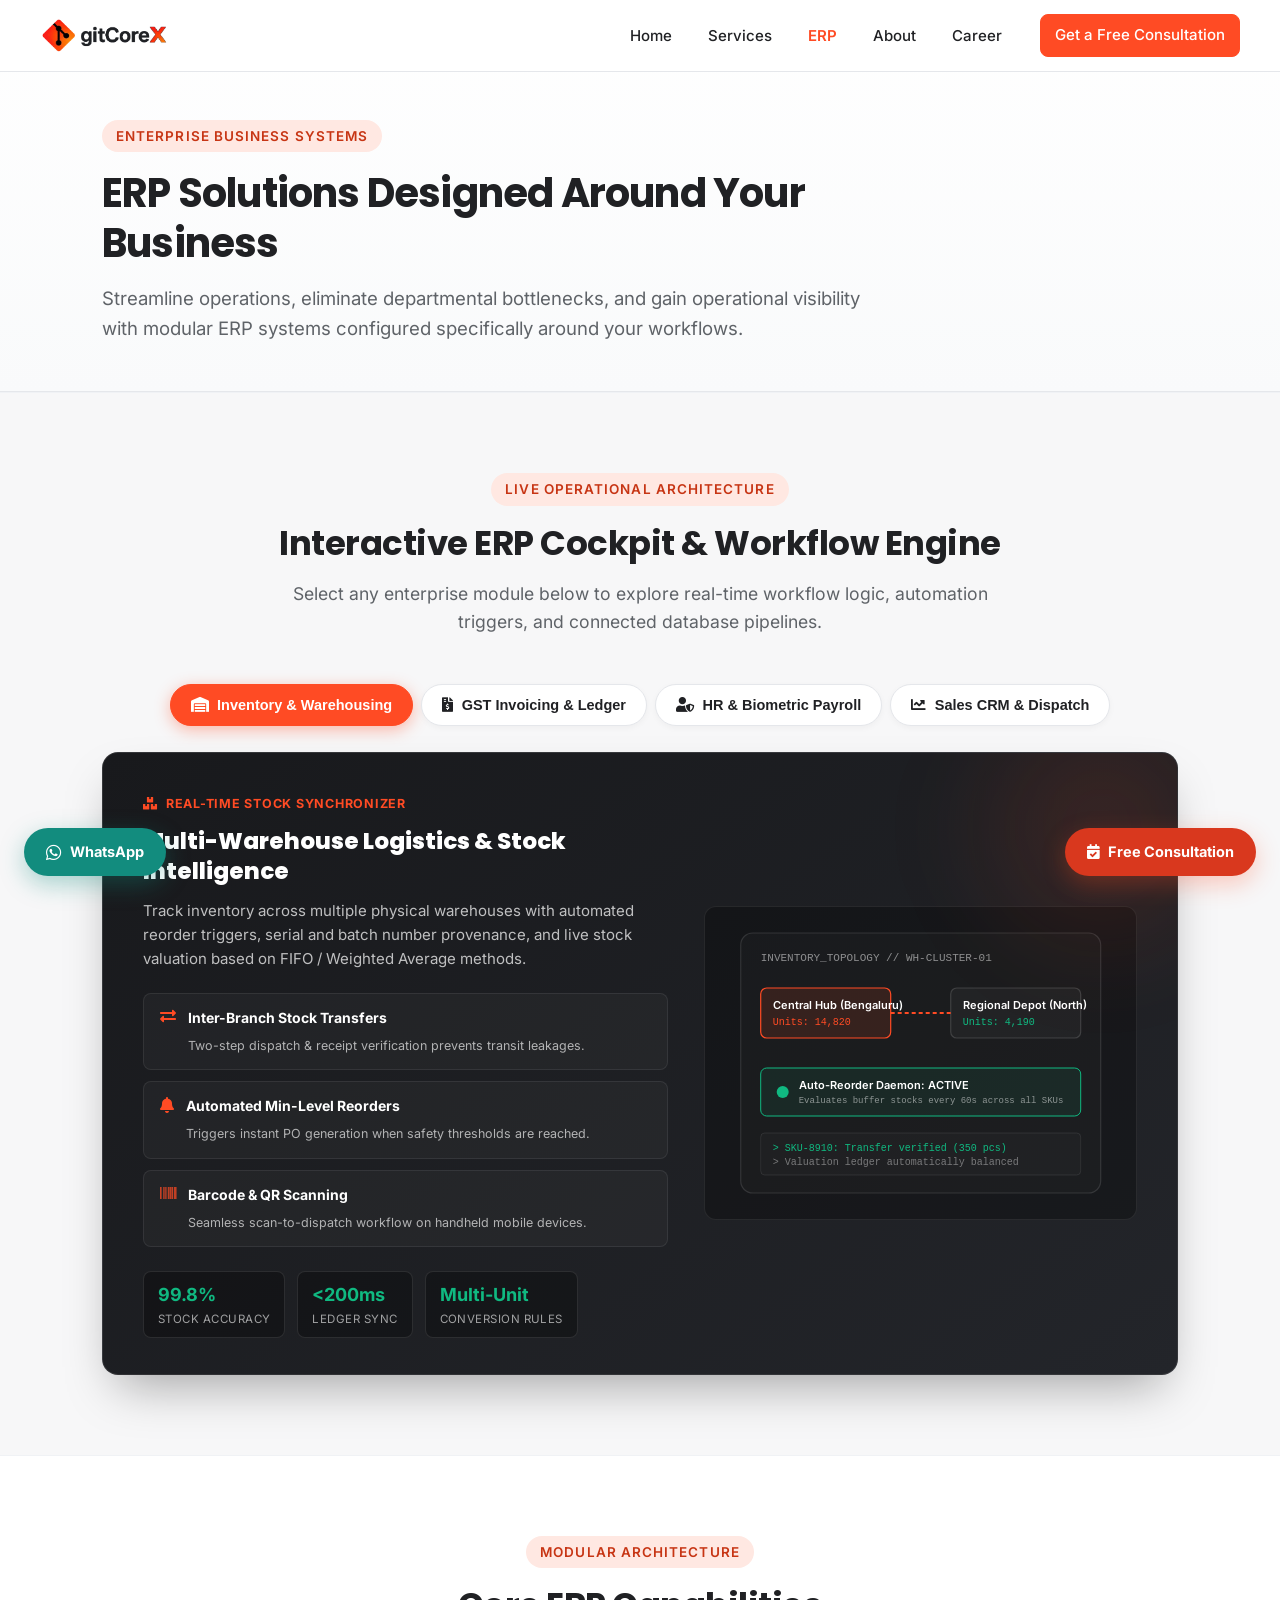
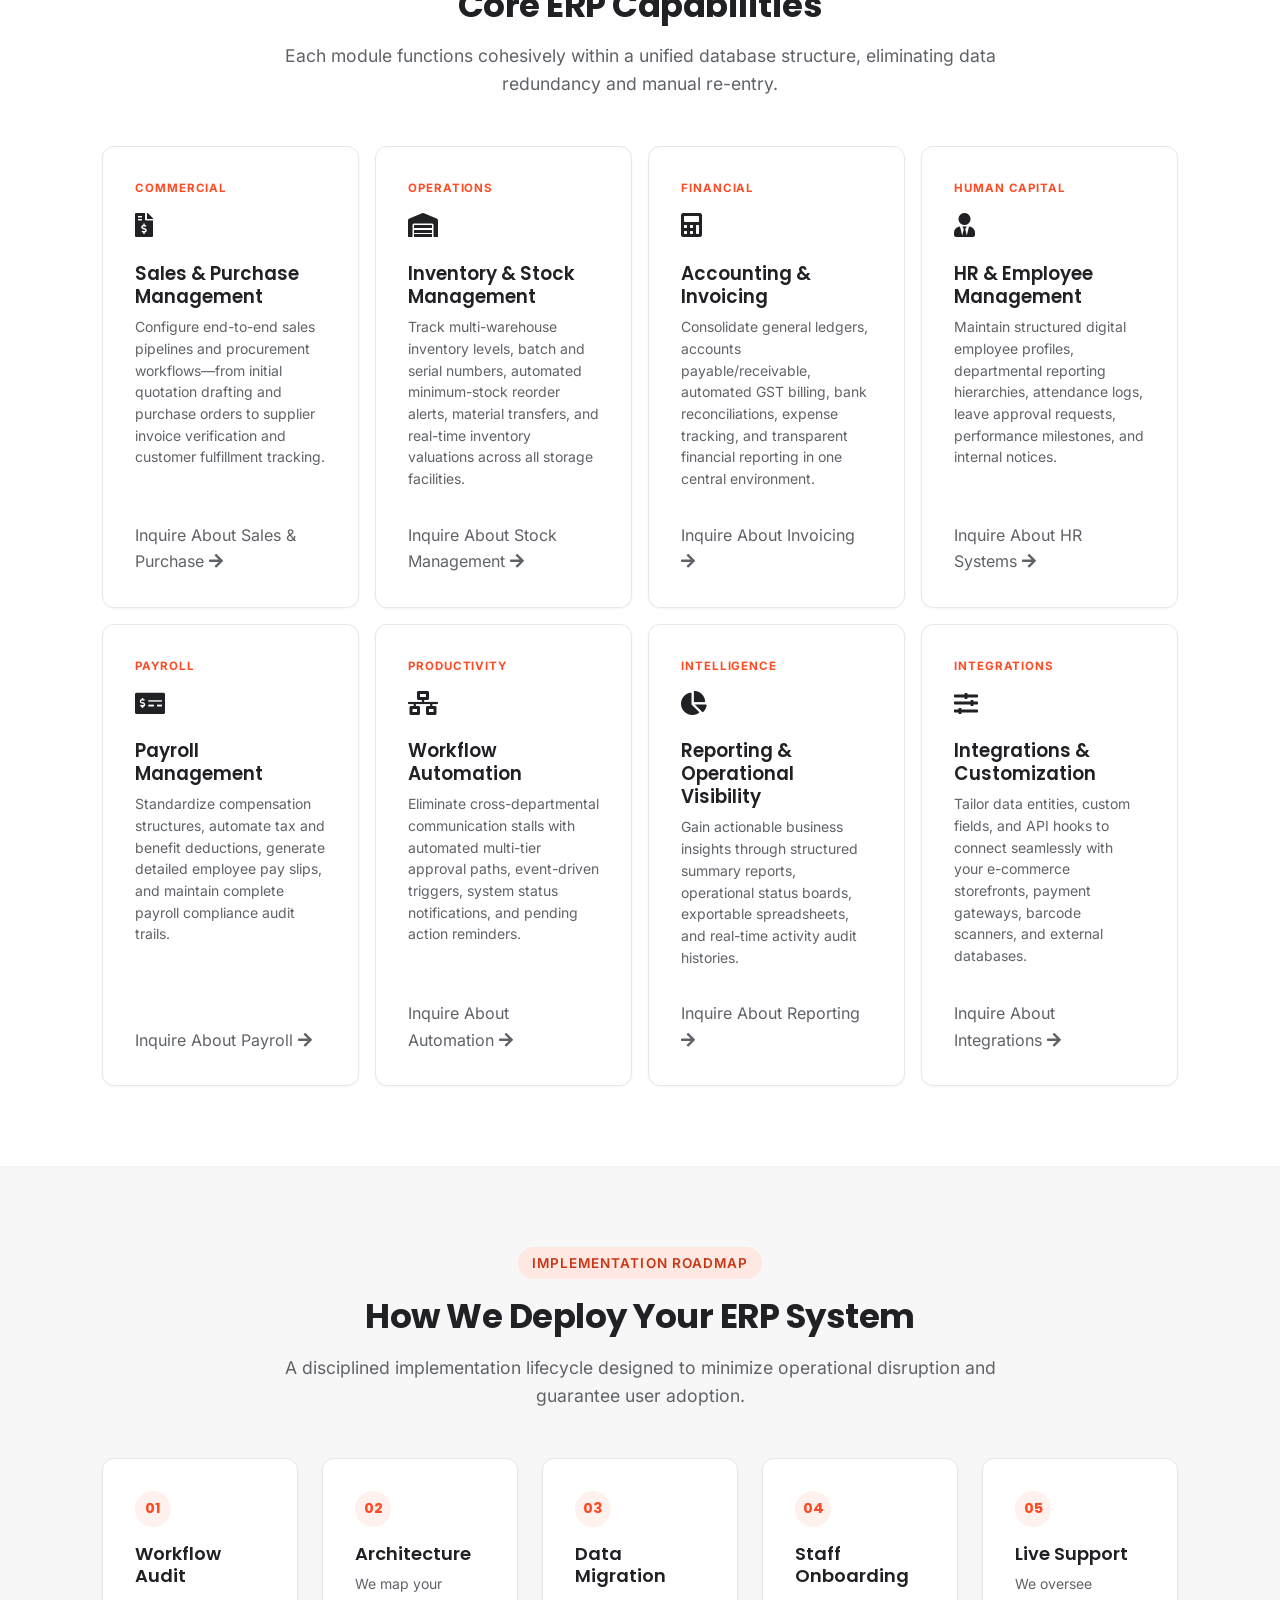
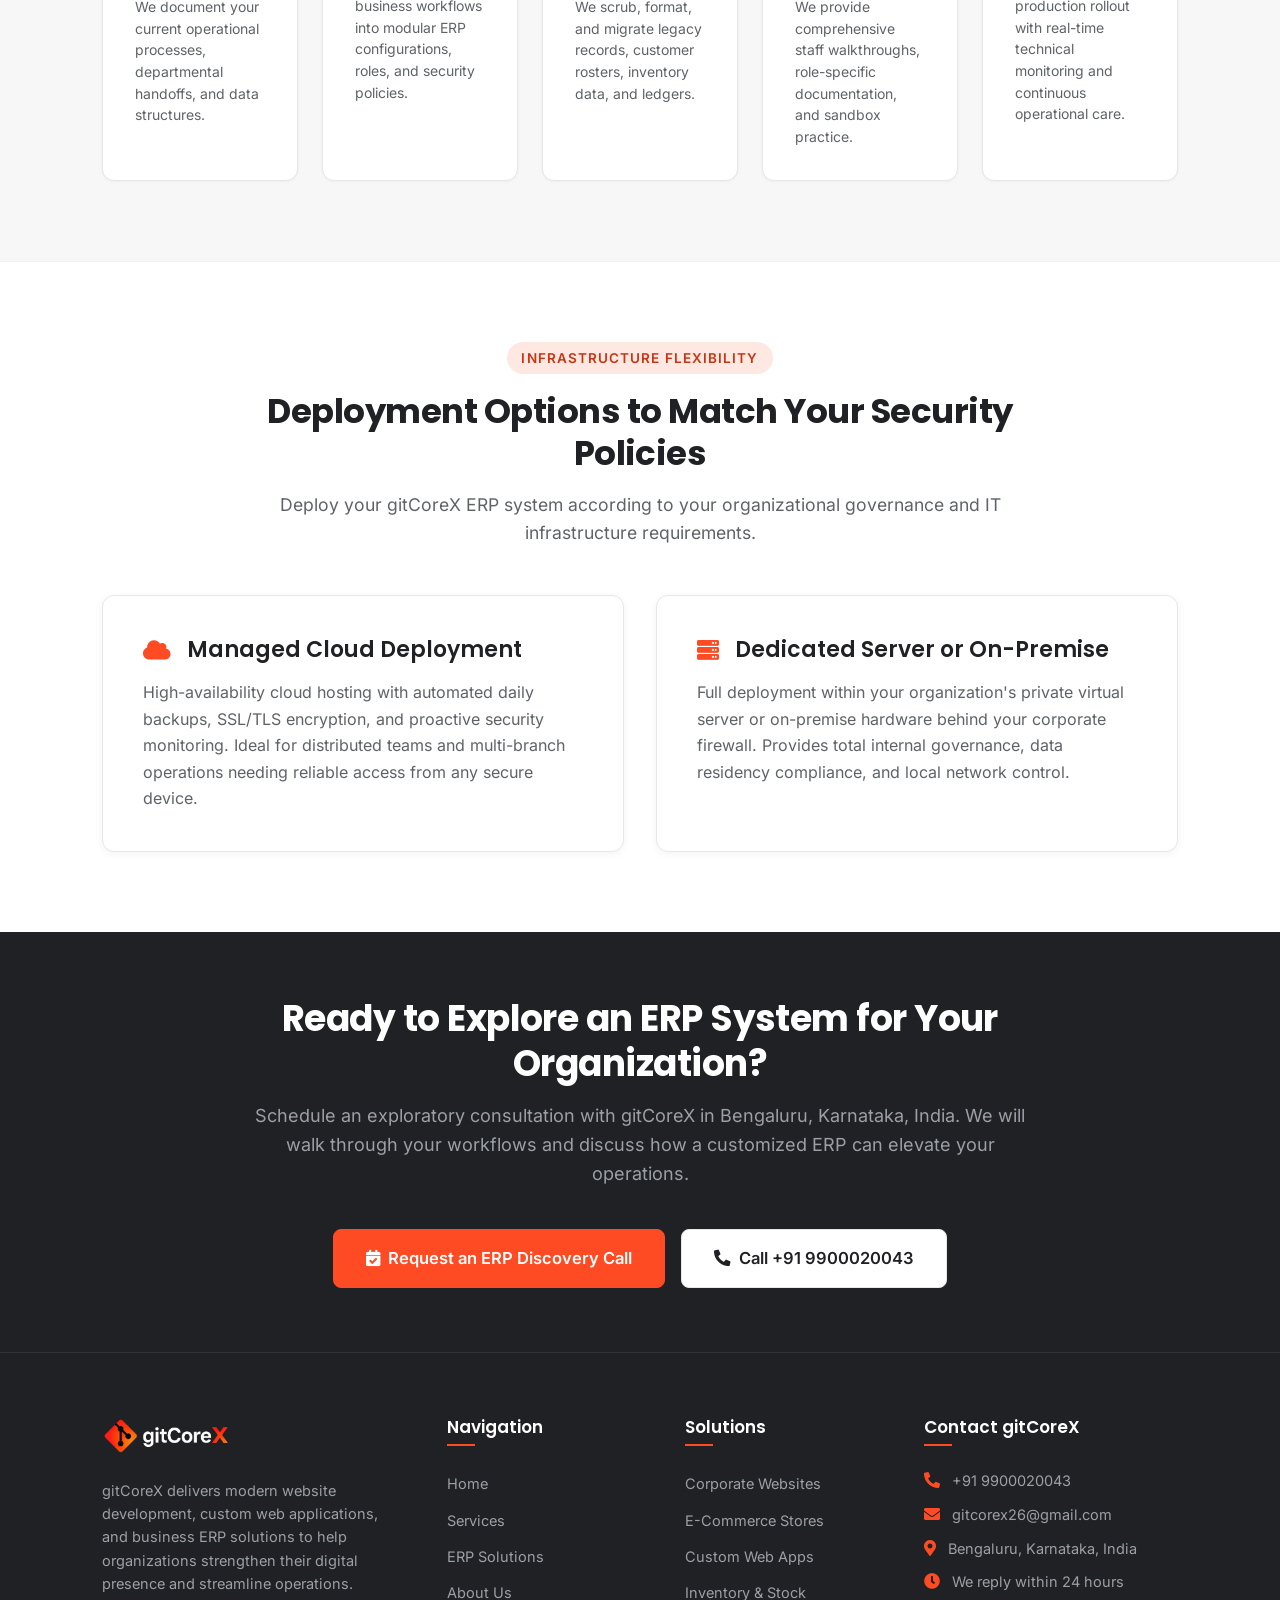
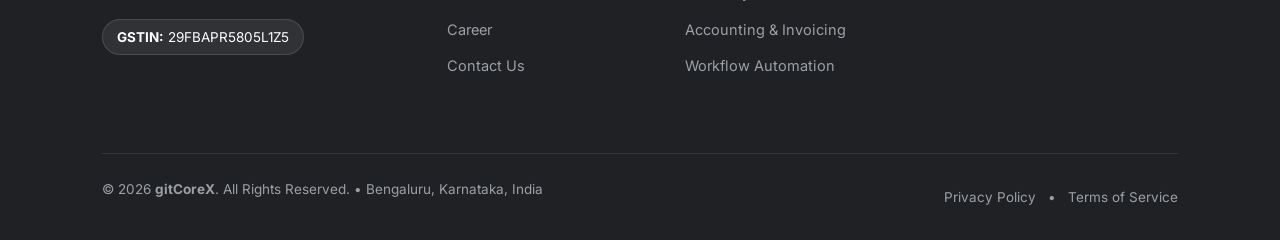
<file: erp.html>
<!DOCTYPE html>
<html lang="en">
<head>
    <meta charset="UTF-8">
    <meta http-equiv="X-UA-Compatible" content="IE=edge">
    <meta name="viewport" content="width=device-width, initial-scale=1.0">
    <title>Enterprise ERP Solutions | gitCoreX</title>
    <meta name="description" content="Modular, customizable enterprise ERP solutions for sales, purchasing, inventory, GST invoicing, HR, and workflow automation by gitCoreX in Bengaluru, Karnataka, India.">
    
    <!-- Canonical URL -->
    <link rel="canonical" href="https://www.gitcorex.in/erp.html">
    
    <!-- Open Graph & Twitter Sharing Metadata -->
    <meta property="og:title" content="Enterprise ERP Solutions | gitCoreX">
    <meta property="og:description" content="Modular, customizable enterprise ERP solutions for sales, purchasing, inventory, GST invoicing, HR, and workflow automation by gitCoreX in Bengaluru, Karnataka, India.">
    <meta property="og:type" content="website">
    <meta property="og:url" content="https://www.gitcorex.in/erp.html">
    <meta property="og:image" content="https://www.gitcorex.in/images/gitcorex-logo.png">
    <meta name="twitter:card" content="summary_large_image">
    <meta name="twitter:title" content="Enterprise ERP Solutions | gitCoreX">
    <meta name="twitter:description" content="Modular, customizable enterprise ERP solutions for sales, purchasing, inventory, GST invoicing, HR, and workflow automation by gitCoreX in Bengaluru, Karnataka, India.">
    <meta name="twitter:image" content="https://www.gitcorex.in/images/gitcorex-logo.png">
    
    <!-- Favicon (WebP with PNG fallback) -->
    <link rel="icon" type="image/webp" href="./images/favicon.webp">
    <link rel="icon" type="image/png" href="./images/favicon.png">
    
    <!-- Self-hosted Fonts loaded via CSS & Icons -->
    <link rel="stylesheet" href="./css/style.min.css">
    <link rel="stylesheet" href="https://cdnjs.cloudflare.com/ajax/libs/font-awesome/5.15.4/css/all.min.css">
    
    <!-- Core Application Script -->
    <script src="./js/main.js" defer></script>
</head>
<body>
    <!-- Top Reading Progress Indicator -->
    <div id="scrollProgressBar" class="scroll-progress-bar" aria-hidden="true"></div>

    <!-- Shared Header -->
    <header class="header">
        <a href="index.html" class="logo" aria-label="gitCoreX Home">
            <picture>
                <source srcset="./images/gitcorex-logo.webp" type="image/webp">
                <img src="./images/gitcorex-logo.png" alt="gitCoreX Logo" width="180" height="38" loading="eager" fetchpriority="high">
            </picture>
        </a>
        <button class="menu-toggle" id="menuToggle" aria-label="Toggle Navigation Menu" aria-expanded="false">
            <i class="fas fa-bars"></i>
        </button>
        <nav class="navbar" id="primaryNavbar">
            <ul>
                <li><a href="index.html">Home</a></li>
                <li><a href="services.html">Services</a></li>
                <li><a href="erp.html" class="active">ERP</a></li>
                <li><a href="about.html">About</a></li>
                <li><a href="careers.html">Career</a></li>
                <li><a href="contact.html" class="btn btn-primary nav-cta-btn">Get a Free Consultation</a></li>
            </ul>
        </nav>
    </header>

    <!-- Page Hero -->
    <section class="page-hero">
        <div class="container">
            <div class="page-hero-content reveal-on-scroll">
                <span class="section-eyebrow">Enterprise Business Systems</span>
                <h1 class="page-hero-title">ERP Solutions Designed Around Your Business</h1>
                <p class="page-hero-subtitle">
                    Streamline operations, eliminate departmental bottlenecks, and gain operational visibility with modular ERP systems configured specifically around your workflows.
                </p>
            </div>
        </div>
    </section>

    <!-- Interactive ERP Cockpit & Workflow Engine -->
    <section class="section section-light" id="erp-explorer">
        <div class="container">
            <div class="section-header text-center reveal-on-scroll">
                <span class="section-eyebrow">Live Operational Architecture</span>
                <h2 class="section-title">Interactive ERP Cockpit &amp; Workflow Engine</h2>
                <p class="section-subtitle">
                    Select any enterprise module below to explore real-time workflow logic, automation triggers, and connected database pipelines.
                </p>
            </div>

            <div class="erp-explorer-wrapper reveal-on-scroll">
                <!-- Module Segmented Tabs -->
                <div class="erp-tab-nav" role="tablist" aria-label="ERP Enterprise Modules">
                    <button type="button" class="erp-tab-btn is-active" data-erp-module="inventory" role="tab" id="erp-tab-inv" aria-controls="erp-panel-inv" aria-selected="true">
                        <i class="fas fa-warehouse" aria-hidden="true"></i>
                        <span>Inventory &amp; Warehousing</span>
                    </button>
                    <button type="button" class="erp-tab-btn" data-erp-module="accounting" role="tab" id="erp-tab-acc" aria-controls="erp-panel-acc" aria-selected="false">
                        <i class="fas fa-file-invoice-dollar" aria-hidden="true"></i>
                        <span>GST Invoicing &amp; Ledger</span>
                    </button>
                    <button type="button" class="erp-tab-btn" data-erp-module="hr" role="tab" id="erp-tab-hr" aria-controls="erp-panel-hr" aria-selected="false">
                        <i class="fas fa-user-shield" aria-hidden="true"></i>
                        <span>HR &amp; Biometric Payroll</span>
                    </button>
                    <button type="button" class="erp-tab-btn" data-erp-module="sales" role="tab" id="erp-tab-sales" aria-controls="erp-panel-sales" aria-selected="false">
                        <i class="fas fa-chart-line" aria-hidden="true"></i>
                        <span>Sales CRM &amp; Dispatch</span>
                    </button>
                </div>

                <!-- Cockpit Stage Panels -->
                <div class="erp-cockpit-stage">
                    <div class="erp-stage-glow" aria-hidden="true"></div>

                    <!-- Panel 1: Inventory -->
                    <div class="erp-cockpit-panel is-active" id="erp-panel-inv" role="tabpanel" aria-labelledby="erp-tab-inv">
                        <div class="erp-panel-grid">
                            <div class="erp-panel-info">
                                <div class="erp-panel-badge">
                                    <i class="fas fa-boxes" aria-hidden="true"></i>
                                    <span>Real-Time Stock Synchronizer</span>
                                </div>
                                <h3 class="erp-panel-heading">Multi-Warehouse Logistics &amp; Stock Intelligence</h3>
                                <p class="erp-panel-summary">
                                    Track inventory across multiple physical warehouses with automated reorder triggers, serial and batch number provenance, and live stock valuation based on FIFO / Weighted Average methods.
                                </p>
                                <div class="erp-feature-nodes">
                                    <div class="erp-node-card">
                                        <i class="fas fa-exchange-alt" aria-hidden="true"></i>
                                        <div>
                                            <strong>Inter-Branch Stock Transfers</strong>
                                            <span>Two-step dispatch &amp; receipt verification prevents transit leakages.</span>
                                        </div>
                                    </div>
                                    <div class="erp-node-card">
                                        <i class="fas fa-bell" aria-hidden="true"></i>
                                        <div>
                                            <strong>Automated Min-Level Reorders</strong>
                                            <span>Triggers instant PO generation when safety thresholds are reached.</span>
                                        </div>
                                    </div>
                                    <div class="erp-node-card">
                                        <i class="fas fa-barcode" aria-hidden="true"></i>
                                        <div>
                                            <strong>Barcode &amp; QR Scanning</strong>
                                            <span>Seamless scan-to-dispatch workflow on handheld mobile devices.</span>
                                        </div>
                                    </div>
                                </div>
                                <div class="erp-telemetry-row">
                                    <div class="erp-metric-badge">
                                        <span class="metric-val">99.8%</span>
                                        <span class="metric-label">Stock Accuracy</span>
                                    </div>
                                    <div class="erp-metric-badge">
                                        <span class="metric-val">&lt;200ms</span>
                                        <span class="metric-label">Ledger Sync</span>
                                    </div>
                                    <div class="erp-metric-badge">
                                        <span class="metric-val">Multi-Unit</span>
                                        <span class="metric-label">Conversion Rules</span>
                                    </div>
                                </div>
                            </div>
                            <div class="erp-panel-visual">
                                <svg class="erp-schematic-svg" viewBox="0 0 380 280" fill="none" xmlns="http://www.w3.org/2000/svg" aria-label="Inventory workflow schematic">
                                    <!-- Schematic Canvas -->
                                    <rect x="10" y="10" width="360" height="260" rx="12" fill="rgba(255,255,255,0.02)" stroke="rgba(255,255,255,0.12)" stroke-width="1.2"/>
                                    <text x="30" y="38" fill="rgba(255,255,255,0.5)" font-family="monospace" font-size="11">INVENTORY_TOPOLOGY // WH-CLUSTER-01</text>
                                    
                                    <!-- Nodes -->
                                    <rect x="30" y="65" width="130" height="50" rx="6" fill="rgba(255,75,36,0.12)" stroke="#FF4B24" stroke-width="1.2"/>
                                    <text x="42" y="86" fill="#FFFFFF" font-family="'Inter', sans-serif" font-size="11" font-weight="600">Central Hub (Bengaluru)</text>
                                    <text x="42" y="102" fill="#FF4B24" font-family="monospace" font-size="10">Units: 14,820</text>

                                    <rect x="220" y="65" width="130" height="50" rx="6" fill="rgba(255,255,255,0.03)" stroke="rgba(255,255,255,0.15)" stroke-width="1.2"/>
                                    <text x="232" y="86" fill="#FFFFFF" font-family="'Inter', sans-serif" font-size="11" font-weight="600">Regional Depot (North)</text>
                                    <text x="232" y="102" fill="#10B981" font-family="monospace" font-size="10">Units: 4,190</text>

                                    <!-- Connecting Energy Line -->
                                    <path d="M160 90 L220 90" stroke="#FF4B24" stroke-width="2" stroke-dasharray="4 3"/>

                                    <!-- Trigger Engine Block -->
                                    <rect x="30" y="145" width="320" height="48" rx="6" fill="rgba(16,185,129,0.08)" stroke="#10B981" stroke-width="1"/>
                                    <circle cx="52" cy="169" r="6" fill="#10B981"/>
                                    <text x="68" y="166" fill="#FFFFFF" font-family="'Inter', sans-serif" font-size="11" font-weight="600">Auto-Reorder Daemon: ACTIVE</text>
                                    <text x="68" y="180" fill="rgba(255,255,255,0.5)" font-family="monospace" font-size="9">Evaluates buffer stocks every 60s across all SKUs</text>

                                    <!-- Material Flow Log -->
                                    <rect x="30" y="210" width="320" height="42" rx="4" fill="rgba(255,255,255,0.02)" stroke="rgba(255,255,255,0.08)"/>
                                    <text x="42" y="228" fill="#10B981" font-family="monospace" font-size="10">&gt; SKU-8910: Transfer verified (350 pcs)</text>
                                    <text x="42" y="242" fill="rgba(255,255,255,0.4)" font-family="monospace" font-size="10">&gt; Valuation ledger automatically balanced</text>
                                </svg>
                            </div>
                        </div>
                    </div>

                    <!-- Panel 2: Accounting -->
                    <div class="erp-cockpit-panel" id="erp-panel-acc" role="tabpanel" aria-labelledby="erp-tab-acc">
                        <div class="erp-panel-grid">
                            <div class="erp-panel-info">
                                <div class="erp-panel-badge">
                                    <i class="fas fa-file-invoice" aria-hidden="true"></i>
                                    <span>Statutory Compliance Engine</span>
                                </div>
                                <h3 class="erp-panel-heading">Automated GST Invoicing &amp; Double-Entry Ledger</h3>
                                <p class="erp-panel-summary">
                                    Eliminate tax calculation errors with automatic HSN/SAC determination, split CGST/SGST/IGST logic, e-Invoicing QR codes, and real-time reconciliation with bank feeds.
                                </p>
                                <div class="erp-feature-nodes">
                                    <div class="erp-node-card">
                                        <i class="fas fa-qrcode" aria-hidden="true"></i>
                                        <div>
                                            <strong>IRN &amp; e-Way Bill Ready</strong>
                                            <span>One-click statutory invoice generation matching GSTN format.</span>
                                        </div>
                                    </div>
                                    <div class="erp-node-card">
                                        <i class="fas fa-balance-scale" aria-hidden="true"></i>
                                        <div>
                                            <strong>Automated Double-Entry Ledger</strong>
                                            <span>Every sales or purchase invoice posts balanced journal vouchers instantly.</span>
                                        </div>
                                    </div>
                                    <div class="erp-node-card">
                                        <i class="fas fa-university" aria-hidden="true"></i>
                                        <div>
                                            <strong>Live Bank Statement Reconciler</strong>
                                            <span>Matches bank statements against receivables to clear dues automatically.</span>
                                        </div>
                                    </div>
                                </div>
                                <div class="erp-telemetry-row">
                                    <div class="erp-metric-badge">
                                        <span class="metric-val">100%</span>
                                        <span class="metric-label">GSTN Compliant</span>
                                    </div>
                                    <div class="erp-metric-badge">
                                        <span class="metric-val">0</span>
                                        <span class="metric-label">Discrepancies</span>
                                    </div>
                                    <div class="erp-metric-badge">
                                        <span class="metric-val">Instant</span>
                                        <span class="metric-label">P&amp;L Statements</span>
                                    </div>
                                </div>
                            </div>
                            <div class="erp-panel-visual">
                                <svg class="erp-schematic-svg" viewBox="0 0 380 280" fill="none" xmlns="http://www.w3.org/2000/svg" aria-label="GST Invoicing and double entry schematic">
                                    <rect x="10" y="10" width="360" height="260" rx="12" fill="rgba(255,255,255,0.02)" stroke="rgba(255,255,255,0.12)" stroke-width="1.2"/>
                                    <text x="30" y="38" fill="rgba(255,255,255,0.5)" font-family="monospace" font-size="11">FINANCIAL_LEDGER_ENGINE // GSTIN-ACTIVE</text>
                                    
                                    <!-- Invoice Card -->
                                    <rect x="30" y="60" width="140" height="75" rx="6" fill="rgba(255,75,36,0.1)" stroke="#FF4B24" stroke-width="1.2"/>
                                    <text x="42" y="82" fill="#FFFFFF" font-family="'Inter', sans-serif" font-size="11" font-weight="600">Tax Invoice #INV-2601</text>
                                    <text x="42" y="100" fill="rgba(255,255,255,0.6)" font-family="monospace" font-size="10">Subtotal: &#8377;1,25,000</text>
                                    <text x="42" y="118" fill="#10B981" font-family="monospace" font-size="10">GST (18%): &#8377;22,500</text>

                                    <!-- Journal Voucher Card -->
                                    <rect x="210" y="60" width="140" height="75" rx="6" fill="rgba(16,185,129,0.08)" stroke="#10B981" stroke-width="1.2"/>
                                    <text x="222" y="82" fill="#FFFFFF" font-family="'Inter', sans-serif" font-size="11" font-weight="600">General Ledger JV</text>
                                    <text x="222" y="100" fill="rgba(255,255,255,0.6)" font-family="monospace" font-size="10">Dr. Customer A/c</text>
                                    <text x="222" y="118" fill="rgba(255,255,255,0.6)" font-family="monospace" font-size="10">Cr. Sales Revenue</text>

                                    <path d="M170 98 L210 98" stroke="#10B981" stroke-width="2" stroke-dasharray="4 2"/>

                                    <!-- Tax split matrix -->
                                    <rect x="30" y="150" width="320" height="42" rx="4" fill="rgba(255,255,255,0.03)" stroke="rgba(255,255,255,0.1)"/>
                                    <text x="42" y="176" fill="#38BDF8" font-family="monospace" font-size="10">CGST (9%): &#8377;11,250 | SGST (9%): &#8377;11,250 | IRN: HASH_OK</text>

                                    <!-- Reconciliation line -->
                                    <rect x="30" y="205" width="320" height="48" rx="6" fill="rgba(255,255,255,0.02)" stroke="rgba(255,255,255,0.08)"/>
                                    <circle cx="50" cy="229" r="6" fill="#38BDF8"/>
                                    <text x="66" y="226" fill="#FFFFFF" font-family="'Inter', sans-serif" font-size="11" font-weight="600">Payment Gateway Reconciliation: AUTO-SYNC</text>
                                    <text x="66" y="240" fill="rgba(255,255,255,0.5)" font-family="monospace" font-size="9">Direct API hook confirms transaction clearance</text>
                                </svg>
                            </div>
                        </div>
                    </div>

                    <!-- Panel 3: HR & Payroll -->
                    <div class="erp-cockpit-panel" id="erp-panel-hr" role="tabpanel" aria-labelledby="erp-tab-hr">
                        <div class="erp-panel-grid">
                            <div class="erp-panel-info">
                                <div class="erp-panel-badge">
                                    <i class="fas fa-users-cog" aria-hidden="true"></i>
                                    <span>Human Capital Engine</span>
                                </div>
                                <h3 class="erp-panel-heading">Biometric Attendance, Leaves &amp; One-Click Payroll</h3>
                                <p class="erp-panel-summary">
                                    Automate your entire workforce administration from biometric punch logging and leave workflows to statutory salary deductions (PF, ESI, Professional Tax) and instant payslip disbursement.
                                </p>
                                <div class="erp-feature-nodes">
                                    <div class="erp-node-card">
                                        <i class="fas fa-fingerprint" aria-hidden="true"></i>
                                        <div>
                                            <strong>Hardware Device Integration</strong>
                                            <span>Seamless sync with biometric fingerprint, RFID, and facial terminals.</span>
                                        </div>
                                    </div>
                                    <div class="erp-node-card">
                                        <i class="fas fa-calculator" aria-hidden="true"></i>
                                        <div>
                                            <strong>Automated Formula Deduction</strong>
                                            <span>Calculates overtime, allowances, LOP, PF, and TDS transparently.</span>
                                        </div>
                                    </div>
                                    <div class="erp-node-card">
                                        <i class="fas fa-file-pdf" aria-hidden="true"></i>
                                        <div>
                                            <strong>Encrypted Pay Slips via Email &amp; SMS</strong>
                                            <span>Distributes password-protected PDF salary slips with one action.</span>
                                        </div>
                                    </div>
                                </div>
                                <div class="erp-telemetry-row">
                                    <div class="erp-metric-badge">
                                        <span class="metric-val">100%</span>
                                        <span class="metric-label">PF / ESI Compliance</span>
                                    </div>
                                    <div class="erp-metric-badge">
                                        <span class="metric-val">1-Click</span>
                                        <span class="metric-label">Disbursement</span>
                                    </div>
                                    <div class="erp-metric-badge">
                                        <span class="metric-val">Self-Service</span>
                                        <span class="metric-label">Employee Portal</span>
                                    </div>
                                </div>
                            </div>
                            <div class="erp-panel-visual">
                                <svg class="erp-schematic-svg" viewBox="0 0 380 280" fill="none" xmlns="http://www.w3.org/2000/svg" aria-label="HR and Biometric Payroll flow schematic">
                                    <rect x="10" y="10" width="360" height="260" rx="12" fill="rgba(255,255,255,0.02)" stroke="rgba(255,255,255,0.12)" stroke-width="1.2"/>
                                    <text x="30" y="38" fill="rgba(255,255,255,0.5)" font-family="monospace" font-size="11">HR_PAYROLL_AUTOMATION // PAY-PERIOD-2026</text>
                                    
                                    <!-- Biometric Terminal -->
                                    <rect x="30" y="60" width="130" height="60" rx="6" fill="rgba(255,255,255,0.03)" stroke="rgba(255,255,255,0.2)" stroke-width="1.2"/>
                                    <text x="42" y="84" fill="#FFFFFF" font-family="'Inter', sans-serif" font-size="11" font-weight="600">Biometric Terminal</text>
                                    <text x="42" y="102" fill="#10B981" font-family="monospace" font-size="10">98.4% Present Today</text>

                                    <!-- Payroll Calculation Core -->
                                    <rect x="220" y="60" width="130" height="60" rx="6" fill="rgba(255,75,36,0.12)" stroke="#FF4B24" stroke-width="1.2"/>
                                    <text x="232" y="84" fill="#FFFFFF" font-family="'Inter', sans-serif" font-size="11" font-weight="600">Payroll Engine</text>
                                    <text x="232" y="102" fill="#FF4B24" font-family="monospace" font-size="10">Ready for Payout</text>

                                    <path d="M160 90 L220 90" stroke="#FF4B24" stroke-width="2" stroke-dasharray="4 2"/>

                                    <!-- Salary structure strip -->
                                    <rect x="30" y="135" width="320" height="50" rx="4" fill="rgba(255,255,255,0.03)" stroke="rgba(255,255,255,0.08)"/>
                                    <text x="42" y="156" fill="#38BDF8" font-family="monospace" font-size="10">BASIC (50%) + HRA (30%) + SPECIAL ALLOWANCE (20%)</text>
                                    <text x="42" y="172" fill="rgba(255,255,255,0.6)" font-family="monospace" font-size="10">Deductions: EPF 12% + ESIC 0.75% + Professional Tax</text>

                                    <!-- Bank Disbursement API -->
                                    <rect x="30" y="200" width="320" height="50" rx="6" fill="rgba(16,185,129,0.08)" stroke="#10B981" stroke-width="1"/>
                                    <circle cx="50" cy="225" r="6" fill="#10B981"/>
                                    <text x="66" y="222" fill="#FFFFFF" font-family="'Inter', sans-serif" font-size="11" font-weight="600">Corporate Bank NEFT/RTGS Batch: READY</text>
                                    <text x="66" y="238" fill="rgba(255,255,255,0.5)" font-family="monospace" font-size="9">Generates secure encrypted NACH payment files directly</text>
                                </svg>
                            </div>
                        </div>
                    </div>

                    <!-- Panel 4: Sales CRM & Dispatch -->
                    <div class="erp-cockpit-panel" id="erp-panel-sales" role="tabpanel" aria-labelledby="erp-tab-sales">
                        <div class="erp-panel-grid">
                            <div class="erp-panel-info">
                                <div class="erp-panel-badge">
                                    <i class="fas fa-funnel-dollar" aria-hidden="true"></i>
                                    <span>Revenue Operations</span>
                                </div>
                                <h3 class="erp-panel-heading">Lead Pipeline, Quotations &amp; Delivery Tracking</h3>
                                <p class="erp-panel-summary">
                                    Empower sales representatives with rapid quotation generation, multi-tier discount approval matrices, and synchronized order handover directly to warehousing and dispatch teams.
                                </p>
                                <div class="erp-feature-nodes">
                                    <div class="erp-node-card">
                                        <i class="fas fa-file-contract" aria-hidden="true"></i>
                                        <div>
                                            <strong>Fast Estimation &amp; Quotations</strong>
                                            <span>Convert client inquiries to professional PDF proposals in seconds.</span>
                                        </div>
                                    </div>
                                    <div class="erp-node-card">
                                        <i class="fas fa-check-double" aria-hidden="true"></i>
                                        <div>
                                            <strong>Approval Hierarchies</strong>
                                            <span>Custom margin and credit limit approvals routed to managers via email.</span>
                                        </div>
                                    </div>
                                    <div class="erp-node-card">
                                        <i class="fas fa-truck-moving" aria-hidden="true"></i>
                                        <div>
                                            <strong>Dispatch &amp; Milestone Tracking</strong>
                                            <span>Automated courier tracking numbers and customer delivery notices.</span>
                                        </div>
                                    </div>
                                </div>
                                <div class="erp-telemetry-row">
                                    <div class="erp-metric-badge">
                                        <span class="metric-val">3x</span>
                                        <span class="metric-label">Quotation Speed</span>
                                    </div>
                                    <div class="erp-metric-badge">
                                        <span class="metric-val">Real-Time</span>
                                        <span class="metric-label">Pipeline Visibility</span>
                                    </div>
                                    <div class="erp-metric-badge">
                                        <span class="metric-val">Zero</span>
                                        <span class="metric-label">Order Drops</span>
                                    </div>
                                </div>
                            </div>
                            <div class="erp-panel-visual">
                                <svg class="erp-schematic-svg" viewBox="0 0 380 280" fill="none" xmlns="http://www.w3.org/2000/svg" aria-label="Sales and dispatch pipeline schematic">
                                    <rect x="10" y="10" width="360" height="260" rx="12" fill="rgba(255,255,255,0.02)" stroke="rgba(255,255,255,0.12)" stroke-width="1.2"/>
                                    <text x="30" y="38" fill="rgba(255,255,255,0.5)" font-family="monospace" font-size="11">SALES_CRM_FUNNEL // PIPELINE_ACTIVE</text>
                                    
                                    <!-- Pipeline Stage 1 -->
                                    <rect x="30" y="60" width="90" height="60" rx="6" fill="rgba(255,255,255,0.04)" stroke="rgba(255,255,255,0.15)"/>
                                    <text x="42" y="82" fill="#FFFFFF" font-family="'Inter', sans-serif" font-size="10" font-weight="600">1. Inquiry</text>
                                    <text x="42" y="98" fill="#FF4B24" font-family="monospace" font-size="10">18 Active</text>

                                    <!-- Pipeline Stage 2 -->
                                    <rect x="145" y="60" width="90" height="60" rx="6" fill="rgba(255,75,36,0.12)" stroke="#FF4B24"/>
                                    <text x="157" y="82" fill="#FFFFFF" font-family="'Inter', sans-serif" font-size="10" font-weight="600">2. Quote Sent</text>
                                    <text x="157" y="98" fill="#10B981" font-family="monospace" font-size="10">&#8377;8.4 Lakhs</text>

                                    <!-- Pipeline Stage 3 -->
                                    <rect x="260" y="60" width="90" height="60" rx="6" fill="rgba(16,185,129,0.1)" stroke="#10B981"/>
                                    <text x="272" y="82" fill="#FFFFFF" font-family="'Inter', sans-serif" font-size="10" font-weight="600">3. Won &amp; PO</text>
                                    <text x="272" y="98" fill="#10B981" font-family="monospace" font-size="10">Dispatched</text>

                                    <path d="M120 90 L145 90" stroke="#FF4B24" stroke-width="2"/>
                                    <path d="M235 90 L260 90" stroke="#10B981" stroke-width="2"/>

                                    <!-- Order Conversion Telemetry -->
                                    <rect x="30" y="135" width="320" height="48" rx="6" fill="rgba(255,255,255,0.03)" stroke="rgba(255,255,255,0.1)"/>
                                    <text x="42" y="156" fill="#38BDF8" font-family="monospace" font-size="10">&gt; Automated Sales Order generated upon quote approval</text>
                                    <text x="42" y="172" fill="rgba(255,255,255,0.5)" font-family="monospace" font-size="9">&gt; Warehouse reserve hold allocated in realtime</text>

                                    <!-- Logistics Dispatch Tracker -->
                                    <rect x="30" y="198" width="320" height="52" rx="6" fill="rgba(16,185,129,0.08)" stroke="#10B981" stroke-width="1"/>
                                    <circle cx="50" cy="224" r="6" fill="#10B981"/>
                                    <text x="66" y="221" fill="#FFFFFF" font-family="'Inter', sans-serif" font-size="11" font-weight="600">Dispatch Gate Sync: DOCK-02</text>
                                    <text x="66" y="237" fill="rgba(255,255,255,0.5)" font-family="monospace" font-size="9">e-Way bill attached &bull; Waybill #KA-9821-2026</text>
                                </svg>
                            </div>
                        </div>
                    </div>
                </div>
            </div>
        </div>
    </section>

    <!-- Core ERP Modules (Moved from previous homepage) -->
    <section class="section section-white" id="modules">
        <div class="container">
            <div class="section-header text-center reveal-on-scroll">
                <span class="section-eyebrow">Modular Architecture</span>
                <h2 class="section-title">Core ERP Capabilities</h2>
                <p class="section-subtitle">
                    Each module functions cohesively within a unified database structure, eliminating data redundancy and manual re-entry.
                </p>
            </div>

            <div class="erp-modules-grid">
                <!-- 1. Sales & Purchase Management -->
                <div class="erp-module-card reveal-on-scroll">
                    <span class="erp-card-category">Commercial</span>
                    <div class="erp-card-icon"><i class="fas fa-file-invoice-dollar"></i></div>
                    <h3>Sales &amp; Purchase Management</h3>
                    <p>
                        Configure end-to-end sales pipelines and procurement workflows—from initial quotation drafting and purchase orders to supplier invoice verification and customer fulfillment tracking.
                    </p>
                    <a href="contact.html?service=erp" class="card-cta-link" style="margin-top: 1.6rem;">
                        <span>Inquire About Sales &amp; Purchase</span>
                        <i class="fas fa-arrow-right"></i>
                    </a>
                </div>

                <!-- 2. Inventory & Stock Management -->
                <div class="erp-module-card reveal-on-scroll" id="inventory">
                    <span class="erp-card-category">Operations</span>
                    <div class="erp-card-icon"><i class="fas fa-warehouse"></i></div>
                    <h3>Inventory &amp; Stock Management</h3>
                    <p>
                        Track multi-warehouse inventory levels, batch and serial numbers, automated minimum-stock reorder alerts, material transfers, and real-time inventory valuations across all storage facilities.
                    </p>
                    <a href="contact.html?service=erp" class="card-cta-link" style="margin-top: 1.6rem;">
                        <span>Inquire About Stock Management</span>
                        <i class="fas fa-arrow-right"></i>
                    </a>
                </div>

                <!-- 3. Accounting & Invoicing -->
                <div class="erp-module-card reveal-on-scroll" id="accounting">
                    <span class="erp-card-category">Financial</span>
                    <div class="erp-card-icon"><i class="fas fa-calculator"></i></div>
                    <h3>Accounting &amp; Invoicing</h3>
                    <p>
                        Consolidate general ledgers, accounts payable/receivable, automated GST billing, bank reconciliations, expense tracking, and transparent financial reporting in one central environment.
                    </p>
                    <a href="contact.html?service=erp" class="card-cta-link" style="margin-top: 1.6rem;">
                        <span>Inquire About Invoicing</span>
                        <i class="fas fa-arrow-right"></i>
                    </a>
                </div>

                <!-- 4. HR & Employee Management -->
                <div class="erp-module-card reveal-on-scroll">
                    <span class="erp-card-category">Human Capital</span>
                    <div class="erp-card-icon"><i class="fas fa-user-tie"></i></div>
                    <h3>HR &amp; Employee Management</h3>
                    <p>
                        Maintain structured digital employee profiles, departmental reporting hierarchies, attendance logs, leave approval requests, performance milestones, and internal notices.
                    </p>
                    <a href="contact.html?service=erp" class="card-cta-link" style="margin-top: 1.6rem;">
                        <span>Inquire About HR Systems</span>
                        <i class="fas fa-arrow-right"></i>
                    </a>
                </div>

                <!-- 5. Payroll Management -->
                <div class="erp-module-card reveal-on-scroll">
                    <span class="erp-card-category">Payroll</span>
                    <div class="erp-card-icon"><i class="fas fa-money-check-alt"></i></div>
                    <h3>Payroll Management</h3>
                    <p>
                        Standardize compensation structures, automate tax and benefit deductions, generate detailed employee pay slips, and maintain complete payroll compliance audit trails.
                    </p>
                    <a href="contact.html?service=erp" class="card-cta-link" style="margin-top: 1.6rem;">
                        <span>Inquire About Payroll</span>
                        <i class="fas fa-arrow-right"></i>
                    </a>
                </div>

                <!-- 6. Workflow Automation -->
                <div class="erp-module-card reveal-on-scroll" id="workflows">
                    <span class="erp-card-category">Productivity</span>
                    <div class="erp-card-icon"><i class="fas fa-network-wired"></i></div>
                    <h3>Workflow Automation</h3>
                    <p>
                        Eliminate cross-departmental communication stalls with automated multi-tier approval paths, event-driven triggers, system status notifications, and pending action reminders.
                    </p>
                    <a href="contact.html?service=erp" class="card-cta-link" style="margin-top: 1.6rem;">
                        <span>Inquire About Automation</span>
                        <i class="fas fa-arrow-right"></i>
                    </a>
                </div>

                <!-- 7. Reporting & Operational Visibility -->
                <div class="erp-module-card reveal-on-scroll">
                    <span class="erp-card-category">Intelligence</span>
                    <div class="erp-card-icon"><i class="fas fa-chart-pie"></i></div>
                    <h3>Reporting &amp; Operational Visibility</h3>
                    <p>
                        Gain actionable business insights through structured summary reports, operational status boards, exportable spreadsheets, and real-time activity audit histories.
                    </p>
                    <a href="contact.html?service=erp" class="card-cta-link" style="margin-top: 1.6rem;">
                        <span>Inquire About Reporting</span>
                        <i class="fas fa-arrow-right"></i>
                    </a>
                </div>

                <!-- 8. Integrations & Customization -->
                <div class="erp-module-card reveal-on-scroll">
                    <span class="erp-card-category">Integrations</span>
                    <div class="erp-card-icon"><i class="fas fa-sliders-h"></i></div>
                    <h3>Integrations &amp; Customization</h3>
                    <p>
                        Tailor data entities, custom fields, and API hooks to connect seamlessly with your e-commerce storefronts, payment gateways, barcode scanners, and external databases.
                    </p>
                    <a href="contact.html?service=erp" class="card-cta-link" style="margin-top: 1.6rem;">
                        <span>Inquire About Integrations</span>
                        <i class="fas fa-arrow-right"></i>
                    </a>
                </div>
            </div>
        </div>
    </section>

    <!-- ERP Implementation Methodology -->
    <section class="section section-light" id="methodology">
        <div class="container">
            <div class="section-header text-center reveal-on-scroll">
                <span class="section-eyebrow">Implementation Roadmap</span>
                <h2 class="section-title">How We Deploy Your ERP System</h2>
                <p class="section-subtitle">
                    A disciplined implementation lifecycle designed to minimize operational disruption and guarantee user adoption.
                </p>
            </div>

            <div class="process-grid">
                <div class="process-step-card reveal-on-scroll">
                    <div class="step-number-pill">01</div>
                    <h4>Workflow Audit</h4>
                    <p>We document your current operational processes, departmental handoffs, and data structures.</p>
                </div>
                <div class="process-step-card reveal-on-scroll">
                    <div class="step-number-pill">02</div>
                    <h4>Architecture</h4>
                    <p>We map your business workflows into modular ERP configurations, roles, and security policies.</p>
                </div>
                <div class="process-step-card reveal-on-scroll">
                    <div class="step-number-pill">03</div>
                    <h4>Data Migration</h4>
                    <p>We scrub, format, and migrate legacy records, customer rosters, inventory data, and ledgers.</p>
                </div>
                <div class="process-step-card reveal-on-scroll">
                    <div class="step-number-pill">04</div>
                    <h4>Staff Onboarding</h4>
                    <p>We provide comprehensive staff walkthroughs, role-specific documentation, and sandbox practice.</p>
                </div>
                <div class="process-step-card reveal-on-scroll">
                    <div class="step-number-pill">05</div>
                    <h4>Live Support</h4>
                    <p>We oversee production rollout with real-time technical monitoring and continuous operational care.</p>
                </div>
            </div>
        </div>
    </section>

    <!-- Deployment Options (Cloud / VPS / On-Premise) -->
    <section class="section section-white" id="deployment">
        <div class="container">
            <div class="section-header text-center reveal-on-scroll">
                <span class="section-eyebrow">Infrastructure Flexibility</span>
                <h2 class="section-title">Deployment Options to Match Your Security Policies</h2>
                <p class="section-subtitle">
                    Deploy your gitCoreX ERP system according to your organizational governance and IT infrastructure requirements.
                </p>
            </div>

            <div class="about-pillars-grid">
                <div class="about-pillar-card reveal-on-scroll">
                    <h3><i class="fas fa-cloud"></i> Managed Cloud Deployment</h3>
                    <p>
                        High-availability cloud hosting with automated daily backups, SSL/TLS encryption, and proactive security monitoring. Ideal for distributed teams and multi-branch operations needing reliable access from any secure device.
                    </p>
                </div>

                <div class="about-pillar-card reveal-on-scroll">
                    <h3><i class="fas fa-server"></i> Dedicated Server or On-Premise</h3>
                    <p>
                        Full deployment within your organization's private virtual server or on-premise hardware behind your corporate firewall. Provides total internal governance, data residency compliance, and local network control.
                    </p>
                </div>
            </div>
        </div>
    </section>

    <!-- Call-to-Action Banner (Charcoal) -->
    <section class="cta-banner-section reveal-on-scroll">
        <div class="container">
            <div class="cta-banner-content">
                <h2>Ready to Explore an ERP System for Your Organization?</h2>
                <p>
                    Schedule an exploratory consultation with gitCoreX in Bengaluru, Karnataka, India. We will walk through your workflows and discuss how a customized ERP can elevate your operations.
                </p>
                <div class="cta-banner-actions">
                    <a href="contact.html?service=erp" class="btn btn-primary btn-lg">
                        <i class="fas fa-calendar-check"></i> Request an ERP Discovery Call
                    </a>
                    <a href="tel:+919900020043" class="btn btn-secondary btn-lg">
                        <i class="fas fa-phone-alt"></i> Call +91 9900020043
                    </a>
                </div>
            </div>
        </div>
    </section>

    <!-- Shared Footer -->
    <footer class="footer">
        <div class="container footer-content-wrap">
            <div class="footer-grid">
                <!-- Brand Column -->
                <div class="footer-col footer-col-brand">
                    <a href="index.html" class="footer-logo">
                        <picture>
                            <source srcset="./images/gitcorex-logo-footer.webp" type="image/webp">
                            <img src="./images/gitcorex-logo-footer.png" alt="gitCoreX Logo" width="180" height="38" loading="lazy">
                        </picture>
                    </a>
                    <p class="footer-desc">
                        gitCoreX delivers modern website development, custom web applications, and business ERP solutions to help organizations strengthen their digital presence and streamline operations.
                    </p>
                    <div class="footer-meta-pill">
                        <strong>GSTIN:</strong> 29FBAPR5805L1Z5
                    </div>
                </div>

                <!-- Navigation Column -->
                <div class="footer-col">
                    <h3 class="footer-heading">Navigation</h3>
                    <ul class="footer-nav-list">
                        <li><a href="index.html">Home</a></li>
                        <li><a href="services.html">Services</a></li>
                        <li><a href="erp.html">ERP Solutions</a></li>
                        <li><a href="about.html">About Us</a></li>
                        <li><a href="careers.html">Career</a></li>
                        <li><a href="contact.html">Contact Us</a></li>
                    </ul>
                </div>

                <!-- Solutions Column -->
                <div class="footer-col">
                    <h3 class="footer-heading">Solutions</h3>
                    <ul class="footer-nav-list">
                        <li><a href="services.html#corporate">Corporate Websites</a></li>
                        <li><a href="services.html#ecommerce">E-Commerce Stores</a></li>
                        <li><a href="services.html#webapps">Custom Web Apps</a></li>
                        <li><a href="erp.html#inventory">Inventory &amp; Stock</a></li>
                        <li><a href="erp.html#accounting">Accounting &amp; Invoicing</a></li>
                        <li><a href="erp.html#workflows">Workflow Automation</a></li>
                    </ul>
                </div>

                <!-- Contact Column -->
                <div class="footer-col">
                    <h3 class="footer-heading">Contact gitCoreX</h3>
                    <div class="footer-contact-block">
                        <p class="contact-line">
                            <i class="fas fa-phone-alt"></i>
                            <a href="tel:+919900020043">+91 9900020043</a>
                        </p>
                        <p class="contact-line">
                            <i class="fas fa-envelope"></i>
                            <a href="mailto:gitcorex26@gmail.com">gitcorex26@gmail.com</a>
                        </p>
                        <p class="contact-line">
                            <i class="fas fa-map-marker-alt"></i>
                            <span>Bengaluru, Karnataka, India</span>
                        </p>
                        <p class="contact-line">
                            <i class="fas fa-clock"></i>
                            <span>We reply within 24 hours</span>
                        </p>
                    </div>
                </div>
            </div>

            <div class="footer-bottom-bar">
                <p class="copyright-text">
                    &copy; 2026 <strong>gitCoreX</strong>. All Rights Reserved. &bull; Bengaluru, Karnataka, India
                </p>
                <div class="footer-legal-links">
                    <a href="privacy.html">Privacy Policy</a>
                    <span class="separator">&bull;</span>
                    <a href="terms.html">Terms of Service</a>
                </div>
            </div>
        </div>
    </footer>

    <!-- Fixed WhatsApp Click-to-Chat Button (Bottom Left) -->
    <a href="https://wa.me/919900020043" class="whatsapp-chat-btn" target="_blank" rel="noopener noreferrer" aria-label="Chat with gitCoreX on WhatsApp">
        <i class="fab fa-whatsapp"></i>
        <span>WhatsApp</span>
    </a>

    <!-- Sticky Free Consultation Floating Button -->
    <a href="contact.html" class="sticky-consultation-btn" aria-label="Get a Free Consultation">
        <i class="fas fa-calendar-check"></i>
        <span>Free Consultation</span>
    </a>

    <!-- Back to Top Button -->
    <button class="back-to-top" id="backToTop" aria-label="Scroll back to top">
        <i class="fas fa-chevron-up"></i>
    </button>

</body>
</html>
</file>
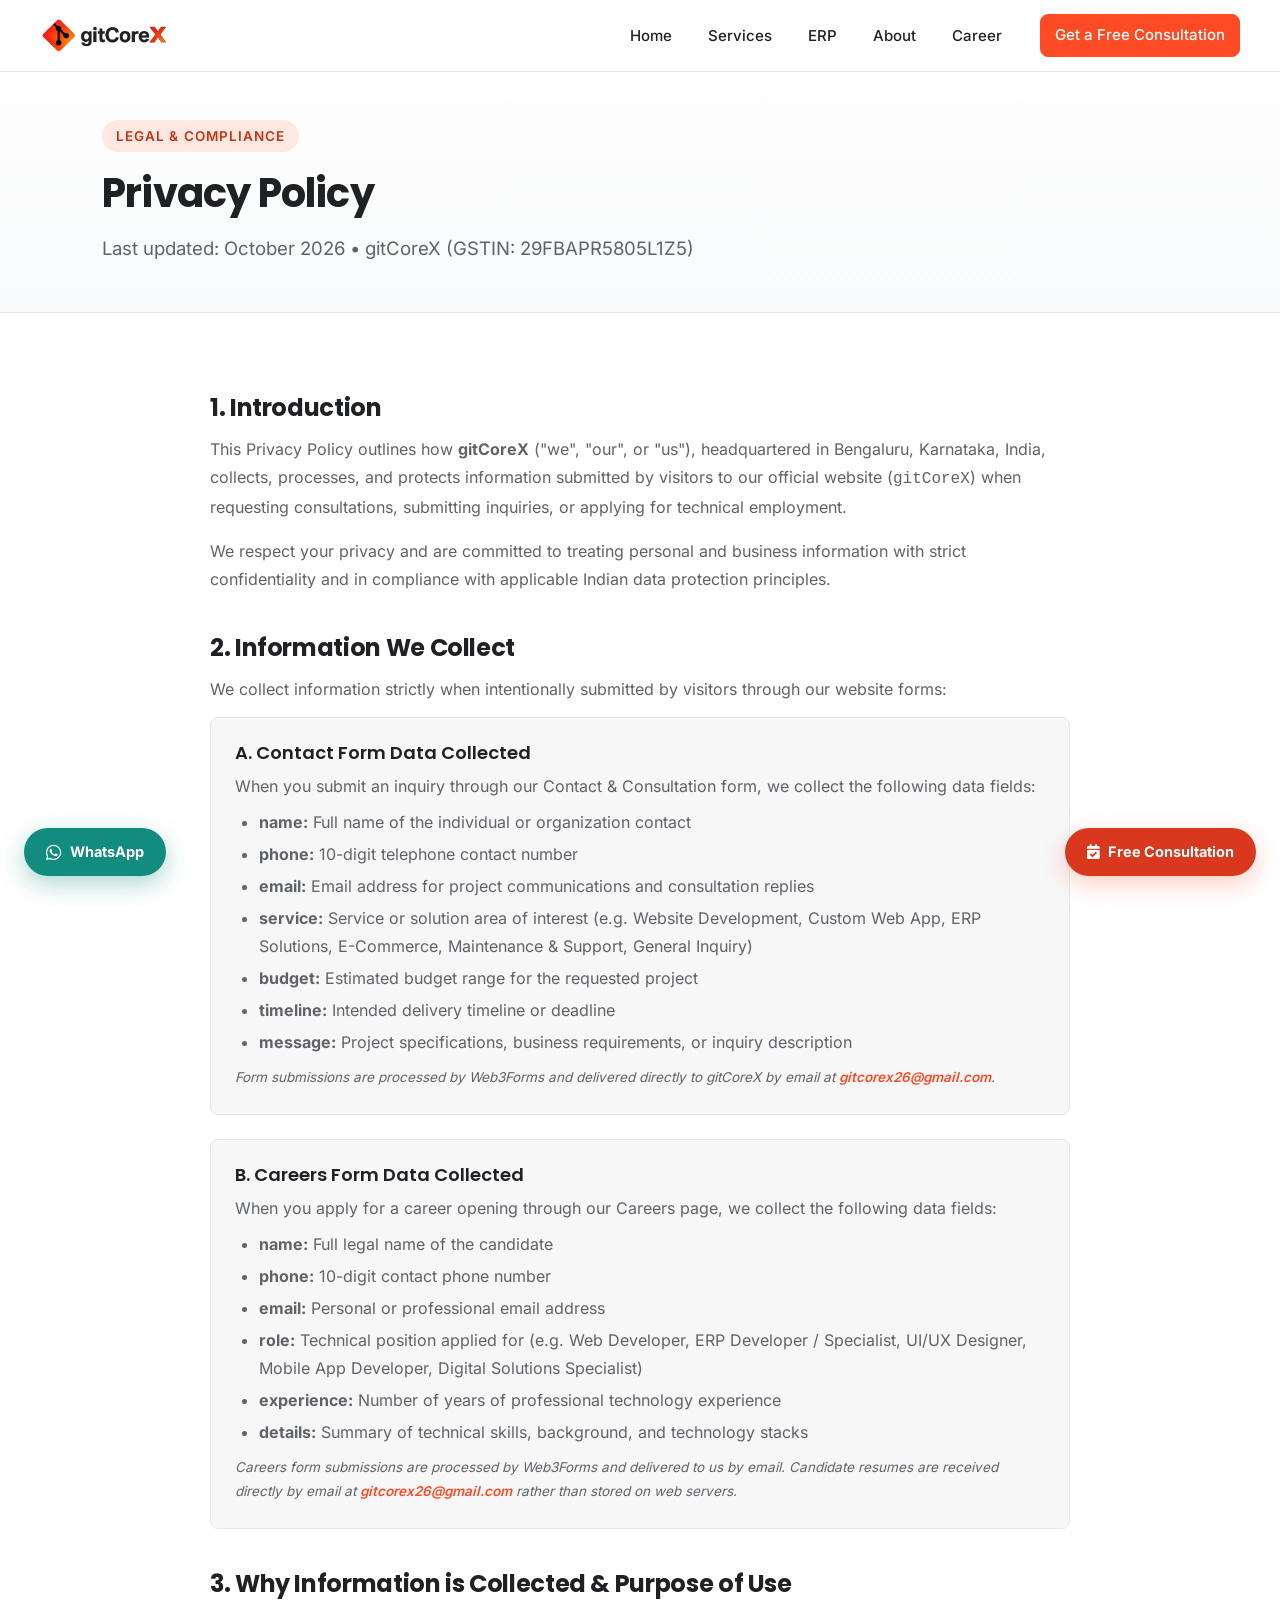
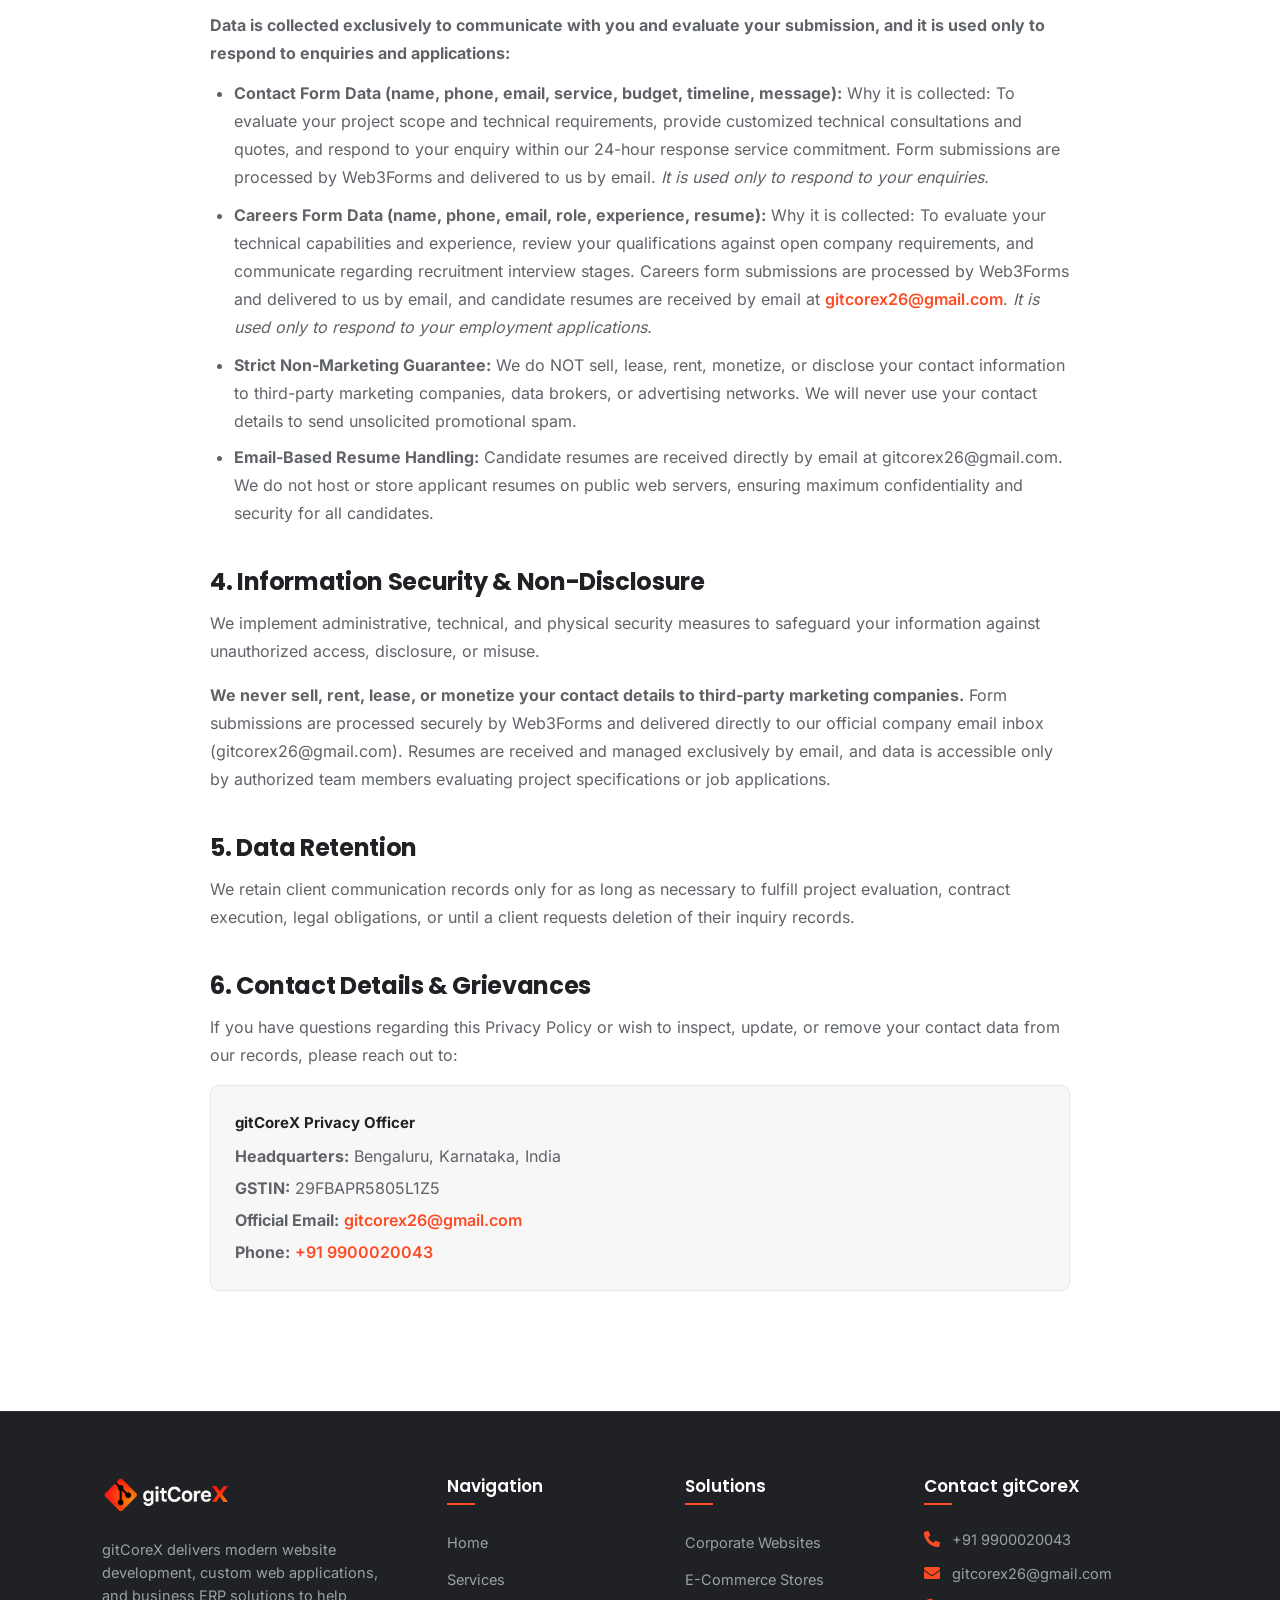
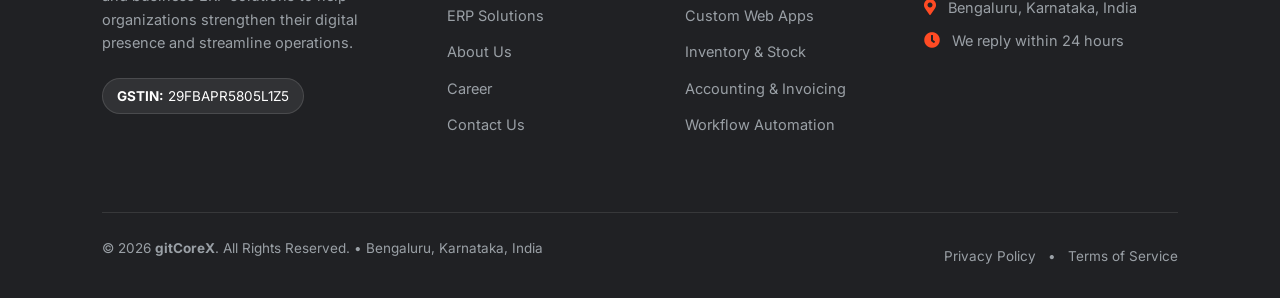
<file: privacy.html>
<!DOCTYPE html>
<html lang="en">
<head>
    <meta charset="UTF-8">
    <meta http-equiv="X-UA-Compatible" content="IE=edge">
    <meta name="viewport" content="width=device-width, initial-scale=1.0">
    <title>Privacy Policy | gitCoreX</title>
    <meta name="description" content="Privacy Policy for gitCoreX detailing how we collect, protect, and handle data submitted via website inquiries and career applications in Bengaluru, Karnataka, India.">
    
    <!-- Canonical URL -->
    <link rel="canonical" href="https://www.gitcorex.in/privacy.html">
    
    <!-- Open Graph & Twitter Sharing Metadata -->
    <meta property="og:title" content="Privacy Policy | gitCoreX">
    <meta property="og:description" content="Privacy Policy for gitCoreX detailing how we collect, protect, and handle data submitted via website inquiries and career applications in Bengaluru, Karnataka, India.">
    <meta property="og:type" content="website">
    <meta property="og:url" content="https://www.gitcorex.in/privacy.html">
    <meta property="og:image" content="https://www.gitcorex.in/images/gitcorex-logo.png">
    <meta name="twitter:card" content="summary_large_image">
    <meta name="twitter:title" content="Privacy Policy | gitCoreX">
    <meta name="twitter:description" content="Privacy Policy for gitCoreX detailing how we collect, protect, and handle data submitted via website inquiries and career applications in Bengaluru, Karnataka, India.">
    <meta name="twitter:image" content="https://www.gitcorex.in/images/gitcorex-logo.png">
    
    <!-- Favicon (WebP with PNG fallback) -->
    <link rel="icon" type="image/webp" href="./images/favicon.webp">
    <link rel="icon" type="image/png" href="./images/favicon.png">
    
    <!-- Self-hosted Fonts loaded via CSS & Icons -->
    <link rel="stylesheet" href="./css/style.css">
    <link rel="stylesheet" href="https://cdnjs.cloudflare.com/ajax/libs/font-awesome/5.15.4/css/all.min.css">
    
    <!-- Core Application Script -->
    <script src="./js/main.js" defer></script>
</head>
<body>
    <!-- Top Reading Progress Indicator -->
    <div id="scrollProgressBar" class="scroll-progress-bar" aria-hidden="true"></div>

    <!-- Shared Header -->
    <header class="header">
        <a href="index.html" class="logo" aria-label="gitCoreX Home">
            <picture>
                <source srcset="./images/gitcorex-logo.webp" type="image/webp">
                <img src="./images/gitcorex-logo.png" alt="gitCoreX Logo" width="180" height="38" loading="eager" fetchpriority="high">
            </picture>
        </a>
        <button class="menu-toggle" id="menuToggle" aria-label="Toggle Navigation Menu" aria-expanded="false">
            <i class="fas fa-bars"></i>
        </button>
        <nav class="navbar" id="primaryNavbar">
            <ul>
                <li><a href="index.html">Home</a></li>
                <li><a href="services.html">Services</a></li>
                <li><a href="erp.html">ERP</a></li>
                <li><a href="about.html">About</a></li>
                <li><a href="careers.html">Career</a></li>
                <li><a href="contact.html" class="btn btn-primary nav-cta-btn">Get a Free Consultation</a></li>
            </ul>
        </nav>
    </header>

    <!-- Page Hero -->
    <section class="page-hero">
        <div class="container">
            <div class="page-hero-content reveal-on-scroll">
                <span class="section-eyebrow">Legal &amp; Compliance</span>
                <h1 class="page-hero-title">Privacy Policy</h1>
                <p class="page-hero-subtitle">
                    Last updated: October 2026 &bull; gitCoreX (GSTIN: 29FBAPR5805L1Z5)
                </p>
            </div>
        </div>
    </section>

    <!-- Policy Content Section -->
    <section class="section section-white">
        <div class="container">
            <div style="max-width: 860px; margin: 0 auto; color: var(--text-secondary); font-size: 1.6rem; line-height: 1.75;">
                
                <div class="reveal-on-scroll" style="margin-bottom: var(--space-5);">
                    <h2 style="font-size: 2.4rem; color: var(--brand-charcoal); margin-bottom: 1.2rem;">1. Introduction</h2>
                    <p>
                        This Privacy Policy outlines how <strong>gitCoreX</strong> ("we", "our", or "us"), headquartered in Bengaluru, Karnataka, India, collects, processes, and protects information submitted by visitors to our official website (<code>gitCoreX</code>) when requesting consultations, submitting inquiries, or applying for technical employment.
                    </p>
                    <p>
                        We respect your privacy and are committed to treating personal and business information with strict confidentiality and in compliance with applicable Indian data protection principles.
                    </p>
                </div>

                <div class="reveal-on-scroll" style="margin-bottom: var(--space-5);">
                    <h2 style="font-size: 2.4rem; color: var(--brand-charcoal); margin-bottom: 1.2rem;">2. Information We Collect</h2>
                    <p style="margin-bottom: 1.4rem;">We collect information strictly when intentionally submitted by visitors through our website forms:</p>
                    
                    <div style="background: var(--bg-light); border: 1px solid var(--border-color); border-radius: var(--radius-sm); padding: var(--space-3); margin-bottom: var(--space-3);">
                        <h3 style="font-size: 1.8rem; color: var(--brand-charcoal); margin-bottom: 0.8rem;">A. Contact Form Data Collected</h3>
                        <p style="margin-bottom: 0.8rem;">When you submit an inquiry through our Contact &amp; Consultation form, we collect the following data fields:</p>
                        <ul style="padding-left: 2.4rem; margin-bottom: 1rem;">
                            <li style="margin-bottom: 0.4rem;"><strong>name:</strong> Full name of the individual or organization contact</li>
                            <li style="margin-bottom: 0.4rem;"><strong>phone:</strong> 10-digit telephone contact number</li>
                            <li style="margin-bottom: 0.4rem;"><strong>email:</strong> Email address for project communications and consultation replies</li>
                            <li style="margin-bottom: 0.4rem;"><strong>service:</strong> Service or solution area of interest (e.g. Website Development, Custom Web App, ERP Solutions, E-Commerce, Maintenance &amp; Support, General Inquiry)</li>
                            <li style="margin-bottom: 0.4rem;"><strong>budget:</strong> Estimated budget range for the requested project</li>
                            <li style="margin-bottom: 0.4rem;"><strong>timeline:</strong> Intended delivery timeline or deadline</li>
                            <li style="margin-bottom: 0;"><strong>message:</strong> Project specifications, business requirements, or inquiry description</li>
                        </ul>
                        <p style="font-size: 1.35rem; color: var(--text-secondary); margin-bottom: 0;">
                            <em>Form submissions are processed by Web3Forms and delivered directly to gitCoreX by email at <a href="mailto:gitcorex26@gmail.com" class="text-brand-accent">gitcorex26@gmail.com</a>.</em>
                        </p>
                    </div>

                    <div style="background: var(--bg-light); border: 1px solid var(--border-color); border-radius: var(--radius-sm); padding: var(--space-3); margin-bottom: var(--space-3);">
                        <h3 style="font-size: 1.8rem; color: var(--brand-charcoal); margin-bottom: 0.8rem;">B. Careers Form Data Collected</h3>
                        <p style="margin-bottom: 0.8rem;">When you apply for a career opening through our Careers page, we collect the following data fields:</p>
                        <ul style="padding-left: 2.4rem; margin-bottom: 1rem;">
                            <li style="margin-bottom: 0.4rem;"><strong>name:</strong> Full legal name of the candidate</li>
                            <li style="margin-bottom: 0.4rem;"><strong>phone:</strong> 10-digit contact phone number</li>
                            <li style="margin-bottom: 0.4rem;"><strong>email:</strong> Personal or professional email address</li>
                            <li style="margin-bottom: 0.4rem;"><strong>role:</strong> Technical position applied for (e.g. Web Developer, ERP Developer / Specialist, UI/UX Designer, Mobile App Developer, Digital Solutions Specialist)</li>
                            <li style="margin-bottom: 0.4rem;"><strong>experience:</strong> Number of years of professional technology experience</li>
                            <li style="margin-bottom: 0;"><strong>details:</strong> Summary of technical skills, background, and technology stacks</li>
                        </ul>
                        <p style="font-size: 1.35rem; color: var(--text-secondary); margin-bottom: 0;">
                            <em>Careers form submissions are processed by Web3Forms and delivered to us by email. Candidate resumes are received directly by email at <a href="mailto:gitcorex26@gmail.com" class="text-brand-accent">gitcorex26@gmail.com</a> rather than stored on web servers.</em>
                        </p>
                    </div>
                </div>

                <div class="reveal-on-scroll" style="margin-bottom: var(--space-5);">
                    <h2 style="font-size: 2.4rem; color: var(--brand-charcoal); margin-bottom: 1.2rem;">3. Why Information is Collected &amp; Purpose of Use</h2>
                    <p style="margin-bottom: 1.2rem;">
                        <strong>Data is collected exclusively to communicate with you and evaluate your submission, and it is used only to respond to enquiries and applications:</strong>
                    </p>
                    <ul style="padding-left: 2.4rem; margin-bottom: 1.6rem;">
                        <li style="margin-bottom: 1rem;">
                            <strong>Contact Form Data (name, phone, email, service, budget, timeline, message):</strong> Why it is collected: To evaluate your project scope and technical requirements, provide customized technical consultations and quotes, and respond to your enquiry within our 24-hour response service commitment. Form submissions are processed by Web3Forms and delivered to us by email. <em>It is used only to respond to your enquiries.</em>
                        </li>
                        <li style="margin-bottom: 1rem;">
                            <strong>Careers Form Data (name, phone, email, role, experience, resume):</strong> Why it is collected: To evaluate your technical capabilities and experience, review your qualifications against open company requirements, and communicate regarding recruitment interview stages. Careers form submissions are processed by Web3Forms and delivered to us by email, and candidate resumes are received by email at <a href="mailto:gitcorex26@gmail.com" class="text-brand-accent">gitcorex26@gmail.com</a>. <em>It is used only to respond to your employment applications.</em>
                        </li>
                        <li style="margin-bottom: 0.8rem;">
                            <strong>Strict Non-Marketing Guarantee:</strong> We do NOT sell, lease, rent, monetize, or disclose your contact information to third-party marketing companies, data brokers, or advertising networks. We will never use your contact details to send unsolicited promotional spam.
                        </li>
                        <li>
                            <strong>Email-Based Resume Handling:</strong> Candidate resumes are received directly by email at gitcorex26@gmail.com. We do not host or store applicant resumes on public web servers, ensuring maximum confidentiality and security for all candidates.
                        </li>
                    </ul>
                </div>

                <div class="reveal-on-scroll" style="margin-bottom: var(--space-5);">
                    <h2 style="font-size: 2.4rem; color: var(--brand-charcoal); margin-bottom: 1.2rem;">4. Information Security &amp; Non-Disclosure</h2>
                    <p>
                        We implement administrative, technical, and physical security measures to safeguard your information against unauthorized access, disclosure, or misuse.
                    </p>
                    <p>
                        <strong>We never sell, rent, lease, or monetize your contact details to third-party marketing companies.</strong> Form submissions are processed securely by Web3Forms and delivered directly to our official company email inbox (<a href="mailto:gitcorex26@gmail.com">gitcorex26@gmail.com</a>). Resumes are received and managed exclusively by email, and data is accessible only by authorized team members evaluating project specifications or job applications.
                    </p>
                </div>

                <div class="reveal-on-scroll" style="margin-bottom: var(--space-5);">
                    <h2 style="font-size: 2.4rem; color: var(--brand-charcoal); margin-bottom: 1.2rem;">5. Data Retention</h2>
                    <p>
                        We retain client communication records only for as long as necessary to fulfill project evaluation, contract execution, legal obligations, or until a client requests deletion of their inquiry records.
                    </p>
                </div>

                <div class="reveal-on-scroll" style="margin-bottom: var(--space-5);">
                    <h2 style="font-size: 2.4rem; color: var(--brand-charcoal); margin-bottom: 1.2rem;">6. Contact Details &amp; Grievances</h2>
                    <p>
                        If you have questions regarding this Privacy Policy or wish to inspect, update, or remove your contact data from our records, please reach out to:
                    </p>
                    <div style="background: var(--bg-light); border: 1px solid var(--border-color); border-radius: var(--radius-sm); padding: var(--space-3); margin-top: 1.2rem;">
                        <strong style="color: var(--brand-charcoal); display: block; font-size: 1.5rem; margin-bottom: 0.6rem;">gitCoreX Privacy Officer</strong>
                        <p style="margin-bottom: 0.4rem;"><strong>Headquarters:</strong> Bengaluru, Karnataka, India</p>
                        <p style="margin-bottom: 0.4rem;"><strong>GSTIN:</strong> 29FBAPR5805L1Z5</p>
                        <p style="margin-bottom: 0.4rem;"><strong>Official Email:</strong> <a href="mailto:gitcorex26@gmail.com" class="text-brand-accent">gitcorex26@gmail.com</a></p>
                        <p style="margin-bottom: 0;"><strong>Phone:</strong> <a href="tel:+919900020043" class="text-brand-accent">+91 9900020043</a></p>
                    </div>
                </div>

            </div>
        </div>
    </section>

    <!-- Shared Footer -->
    <footer class="footer">
        <div class="container footer-content-wrap">
            <div class="footer-grid">
                <!-- Brand Column -->
                <div class="footer-col footer-col-brand">
                    <a href="index.html" class="footer-logo">
                        <picture>
                            <source srcset="./images/gitcorex-logo-footer.webp" type="image/webp">
                            <img src="./images/gitcorex-logo-footer.png" alt="gitCoreX Logo" width="180" height="38" loading="lazy">
                        </picture>
                    </a>
                    <p class="footer-desc">
                        gitCoreX delivers modern website development, custom web applications, and business ERP solutions to help organizations strengthen their digital presence and streamline operations.
                    </p>
                    <div class="footer-meta-pill">
                        <strong>GSTIN:</strong> 29FBAPR5805L1Z5
                    </div>
                </div>

                <!-- Navigation Column -->
                <div class="footer-col">
                    <h3 class="footer-heading">Navigation</h3>
                    <ul class="footer-nav-list">
                        <li><a href="index.html">Home</a></li>
                        <li><a href="services.html">Services</a></li>
                        <li><a href="erp.html">ERP Solutions</a></li>
                        <li><a href="about.html">About Us</a></li>
                        <li><a href="careers.html">Career</a></li>
                        <li><a href="contact.html">Contact Us</a></li>
                    </ul>
                </div>

                <!-- Solutions Column -->
                <div class="footer-col">
                    <h3 class="footer-heading">Solutions</h3>
                    <ul class="footer-nav-list">
                        <li><a href="services.html#corporate">Corporate Websites</a></li>
                        <li><a href="services.html#ecommerce">E-Commerce Stores</a></li>
                        <li><a href="services.html#webapps">Custom Web Apps</a></li>
                        <li><a href="erp.html#inventory">Inventory &amp; Stock</a></li>
                        <li><a href="erp.html#accounting">Accounting &amp; Invoicing</a></li>
                        <li><a href="erp.html#workflows">Workflow Automation</a></li>
                    </ul>
                </div>

                <!-- Contact Column -->
                <div class="footer-col">
                    <h3 class="footer-heading">Contact gitCoreX</h3>
                    <div class="footer-contact-block">
                        <p class="contact-line">
                            <i class="fas fa-phone-alt"></i>
                            <a href="tel:+919900020043">+91 9900020043</a>
                        </p>
                        <p class="contact-line">
                            <i class="fas fa-envelope"></i>
                            <a href="mailto:gitcorex26@gmail.com">gitcorex26@gmail.com</a>
                        </p>
                        <p class="contact-line">
                            <i class="fas fa-map-marker-alt"></i>
                            <span>Bengaluru, Karnataka, India</span>
                        </p>
                        <p class="contact-line">
                            <i class="fas fa-clock"></i>
                            <span>We reply within 24 hours</span>
                        </p>
                    </div>
                </div>
            </div>

            <div class="footer-bottom-bar">
                <p class="copyright-text">
                    &copy; 2026 <strong>gitCoreX</strong>. All Rights Reserved. &bull; Bengaluru, Karnataka, India
                </p>
                <div class="footer-legal-links">
                    <a href="privacy.html">Privacy Policy</a>
                    <span class="separator">&bull;</span>
                    <a href="terms.html">Terms of Service</a>
                </div>
            </div>
        </div>
    </footer>

    <!-- Fixed WhatsApp Click-to-Chat Button (Bottom Left) -->
    <a href="https://wa.me/919900020043" class="whatsapp-chat-btn" target="_blank" rel="noopener noreferrer" aria-label="Chat with gitCoreX on WhatsApp">
        <i class="fab fa-whatsapp"></i>
        <span>WhatsApp</span>
    </a>

    <!-- Sticky Free Consultation Floating Button -->
    <a href="contact.html" class="sticky-consultation-btn" aria-label="Get a Free Consultation">
        <i class="fas fa-calendar-check"></i>
        <span>Free Consultation</span>
    </a>

    <!-- Back to Top Button -->
    <button class="back-to-top" id="backToTop" aria-label="Scroll back to top">
        <i class="fas fa-chevron-up"></i>
    </button>

</body>
</html>
</file>
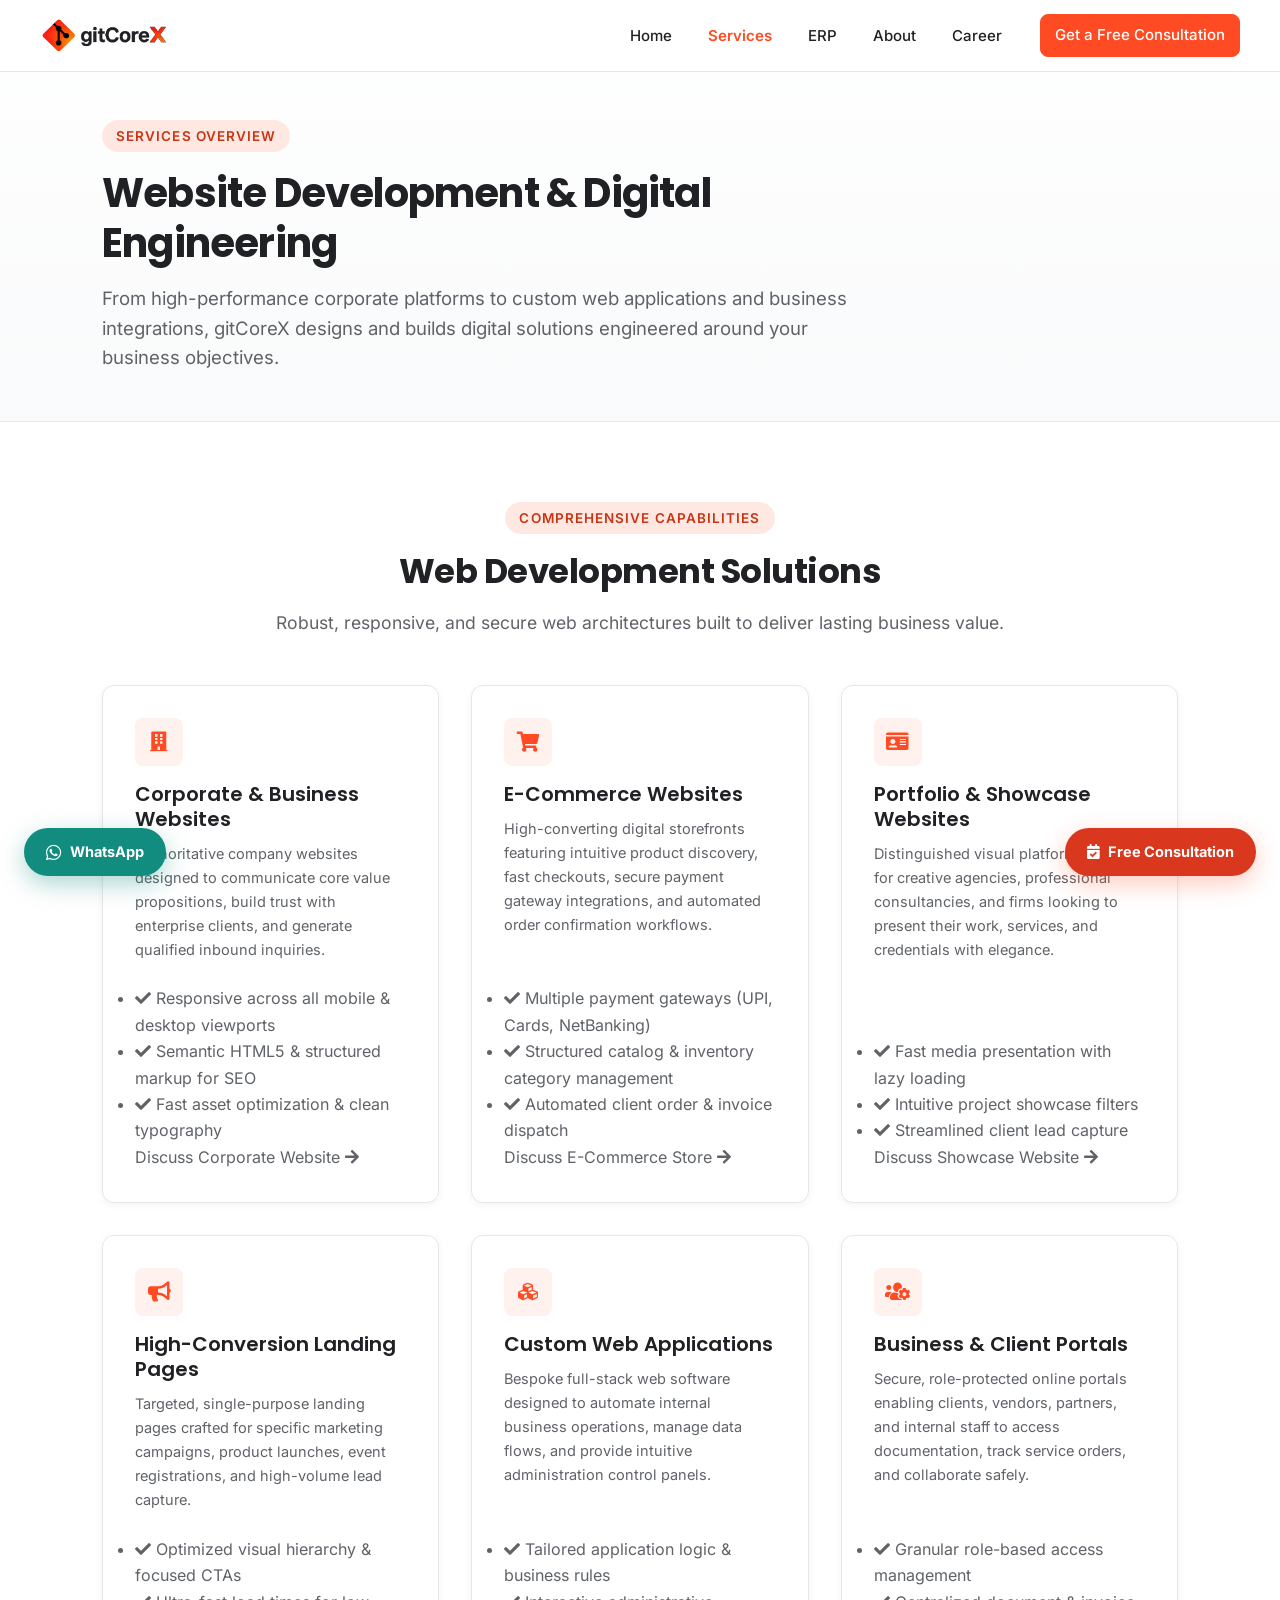
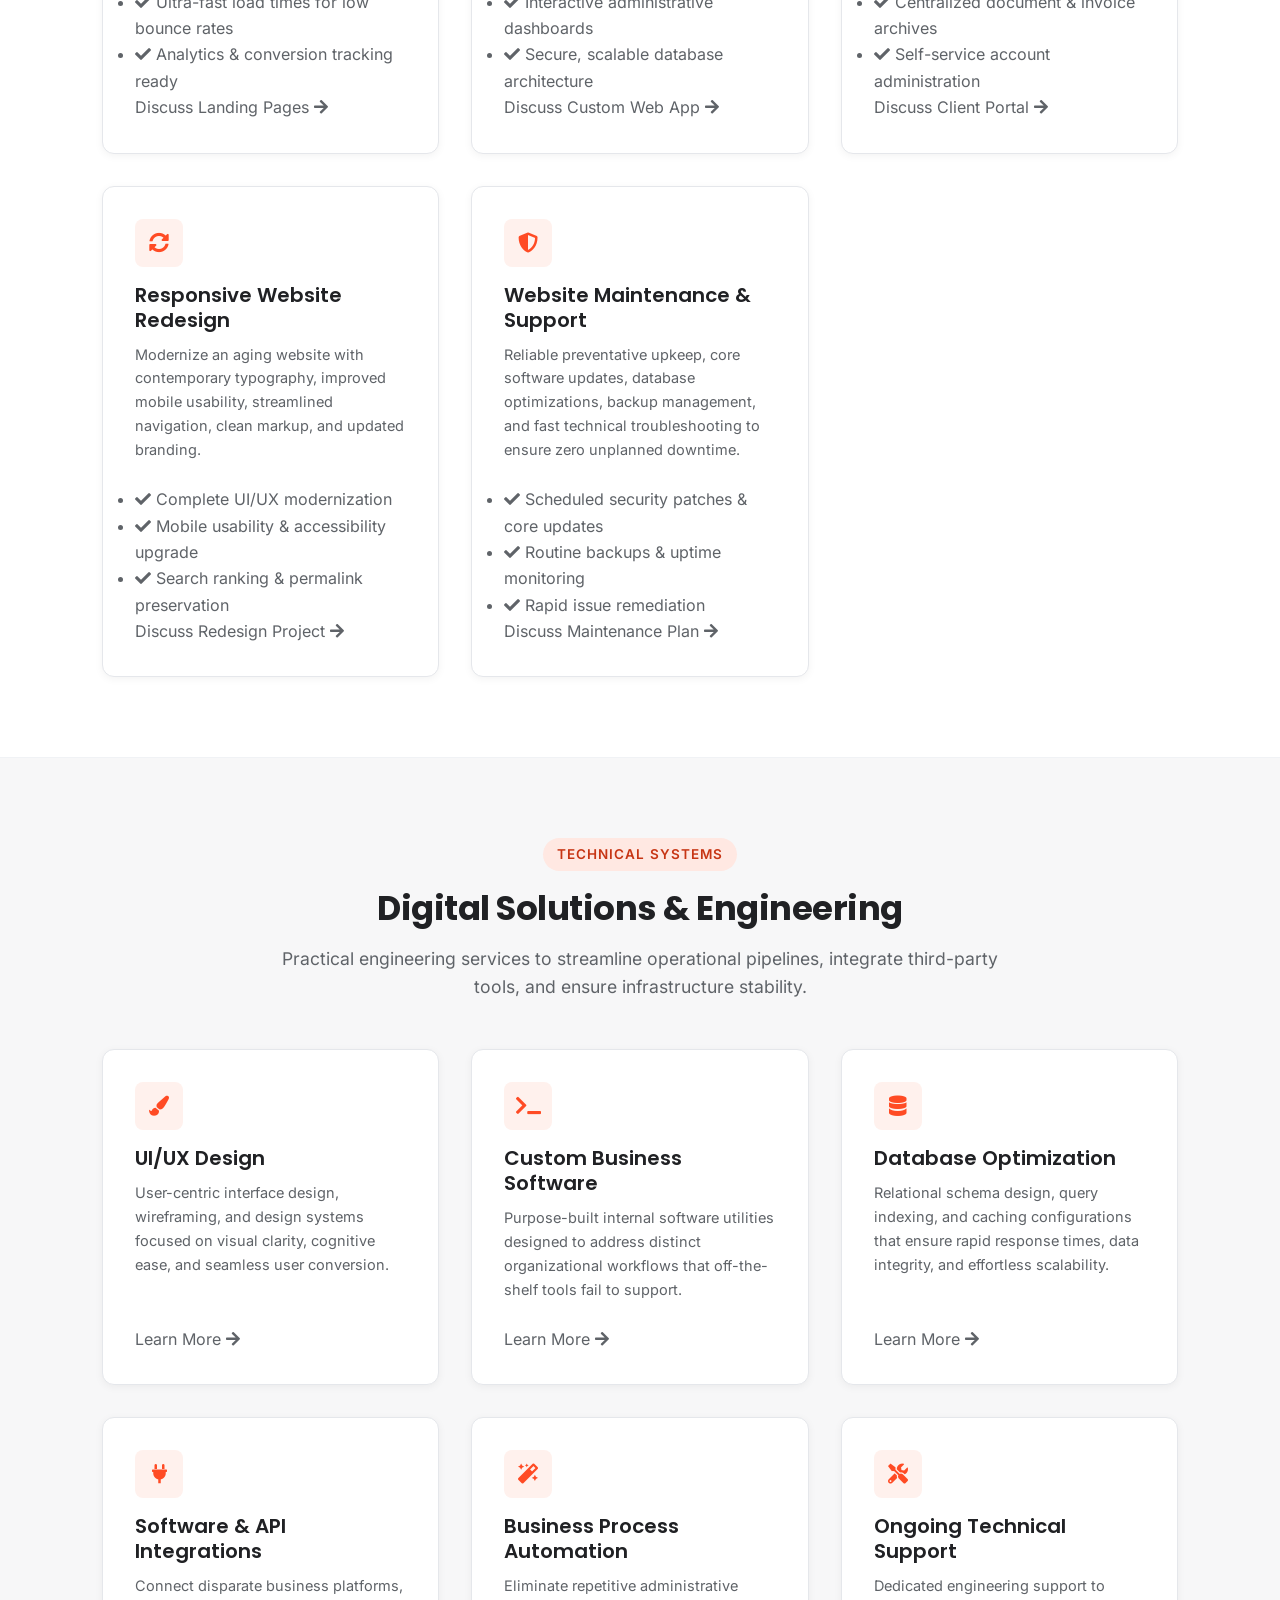
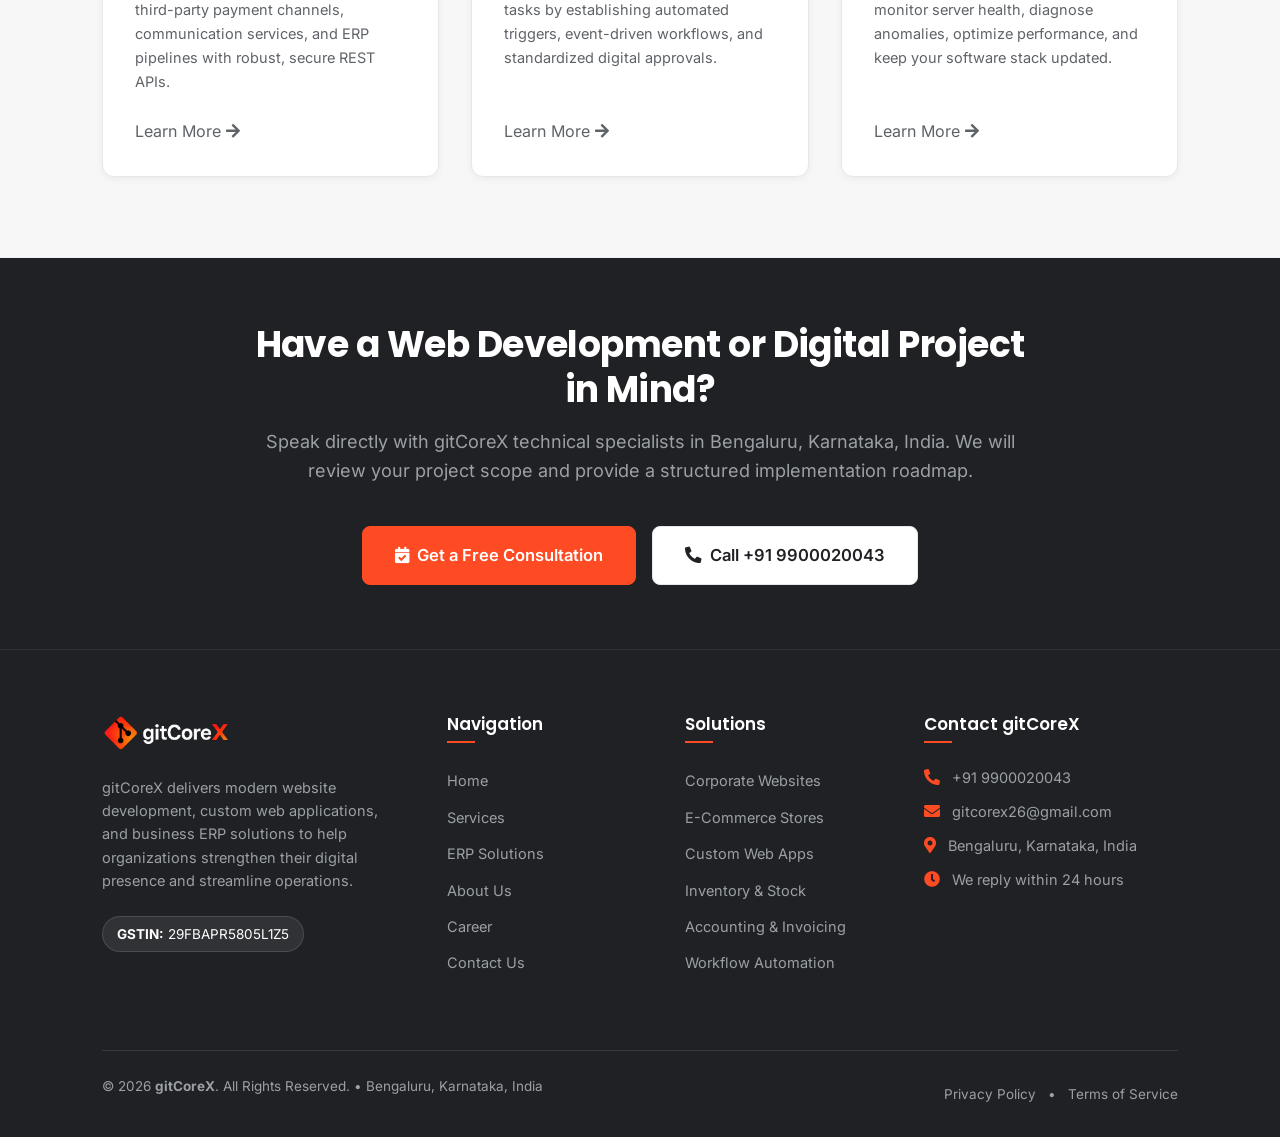
<file: services.html>
<!DOCTYPE html>
<html lang="en">
<head>
    <meta charset="UTF-8">
    <meta http-equiv="X-UA-Compatible" content="IE=edge">
    <meta name="viewport" content="width=device-width, initial-scale=1.0">
    <title>Website Development &amp; Digital Solutions | gitCoreX</title>
    <meta name="description" content="Explore modern website development, custom web applications, e-commerce storefronts, and digital engineering services from gitCoreX in Bengaluru, Karnataka, India.">
    
    <!-- Canonical URL -->
    <link rel="canonical" href="https://www.gitcorex.in/services.html">
    
    <!-- Open Graph & Twitter Sharing Metadata -->
    <meta property="og:title" content="Website Development &amp; Digital Solutions | gitCoreX">
    <meta property="og:description" content="Explore modern website development, custom web applications, e-commerce storefronts, and digital engineering services from gitCoreX in Bengaluru, Karnataka, India.">
    <meta property="og:type" content="website">
    <meta property="og:url" content="https://www.gitcorex.in/services.html">
    <meta property="og:image" content="https://www.gitcorex.in/images/gitcorex-logo.png">
    <meta name="twitter:card" content="summary_large_image">
    <meta name="twitter:title" content="Website Development &amp; Digital Solutions | gitCoreX">
    <meta name="twitter:description" content="Explore modern website development, custom web applications, e-commerce storefronts, and digital engineering services from gitCoreX in Bengaluru, Karnataka, India.">
    <meta name="twitter:image" content="https://www.gitcorex.in/images/gitcorex-logo.png">
    
    <!-- Favicon (WebP with PNG fallback) -->
    <link rel="icon" type="image/webp" href="./images/favicon.webp">
    <link rel="icon" type="image/png" href="./images/favicon.png">
    
    <!-- Self-hosted Fonts loaded via CSS & Icons -->
    <link rel="stylesheet" href="./css/style.css">
    <link rel="stylesheet" href="https://cdnjs.cloudflare.com/ajax/libs/font-awesome/5.15.4/css/all.min.css">
    
    <!-- Core Application Script -->
    <script src="./js/main.js" defer></script>
</head>
<body>
    <!-- Top Reading Progress Indicator -->
    <div id="scrollProgressBar" class="scroll-progress-bar" aria-hidden="true"></div>

    <!-- Shared Header -->
    <header class="header">
        <a href="index.html" class="logo" aria-label="gitCoreX Home">
            <picture>
                <source srcset="./images/gitcorex-logo.webp" type="image/webp">
                <img src="./images/gitcorex-logo.png" alt="gitCoreX Logo" width="180" height="38" loading="eager" fetchpriority="high">
            </picture>
        </a>
        <button class="menu-toggle" id="menuToggle" aria-label="Toggle Navigation Menu" aria-expanded="false">
            <i class="fas fa-bars"></i>
        </button>
        <nav class="navbar" id="primaryNavbar">
            <ul>
                <li><a href="index.html">Home</a></li>
                <li><a href="services.html" class="active">Services</a></li>
                <li><a href="erp.html">ERP</a></li>
                <li><a href="about.html">About</a></li>
                <li><a href="careers.html">Career</a></li>
                <li><a href="contact.html" class="btn btn-primary nav-cta-btn">Get a Free Consultation</a></li>
            </ul>
        </nav>
    </header>

    <!-- Page Hero -->
    <section class="page-hero">
        <div class="container">
            <div class="page-hero-content reveal-on-scroll">
                <span class="section-eyebrow">Services Overview</span>
                <h1 class="page-hero-title">Website Development &amp; Digital Engineering</h1>
                <p class="page-hero-subtitle">
                    From high-performance corporate platforms to custom web applications and business integrations, gitCoreX designs and builds digital solutions engineered around your business objectives.
                </p>
            </div>
        </div>
    </section>

    <!-- Detailed Website Development Offerings -->
    <section class="section section-white" id="web-development">
        <div class="container">
            <div class="section-header text-center reveal-on-scroll">
                <span class="section-eyebrow">Comprehensive Capabilities</span>
                <h2 class="section-title">Web Development Solutions</h2>
                <p class="section-subtitle">
                    Robust, responsive, and secure web architectures built to deliver lasting business value.
                </p>
            </div>

            <div class="services-full-grid">
                <!-- 1. Corporate & Business Websites -->
                <div class="service-full-card reveal-on-scroll" id="corporate">
                    <div class="service-full-card-icon"><i class="fas fa-building"></i></div>
                    <h3>Corporate &amp; Business Websites</h3>
                    <p>
                        Authoritative company websites designed to communicate core value propositions, build trust with enterprise clients, and generate qualified inbound inquiries.
                    </p>
                    <ul class="service-feature-checklist">
                        <li><i class="fas fa-check"></i> Responsive across all mobile &amp; desktop viewports</li>
                        <li><i class="fas fa-check"></i> Semantic HTML5 &amp; structured markup for SEO</li>
                        <li><i class="fas fa-check"></i> Fast asset optimization &amp; clean typography</li>
                    </ul>
                    <a href="contact.html?service=web-development" class="card-cta-link">
                        <span>Discuss Corporate Website</span>
                        <i class="fas fa-arrow-right"></i>
                    </a>
                </div>

                <!-- 2. E-Commerce Websites -->
                <div class="service-full-card reveal-on-scroll" id="ecommerce">
                    <div class="service-full-card-icon"><i class="fas fa-shopping-cart"></i></div>
                    <h3>E-Commerce Websites</h3>
                    <p>
                        High-converting digital storefronts featuring intuitive product discovery, fast checkouts, secure payment gateway integrations, and automated order confirmation workflows.
                    </p>
                    <ul class="service-feature-checklist">
                        <li><i class="fas fa-check"></i> Multiple payment gateways (UPI, Cards, NetBanking)</li>
                        <li><i class="fas fa-check"></i> Structured catalog &amp; inventory category management</li>
                        <li><i class="fas fa-check"></i> Automated client order &amp; invoice dispatch</li>
                    </ul>
                    <a href="contact.html?service=ecommerce" class="card-cta-link">
                        <span>Discuss E-Commerce Store</span>
                        <i class="fas fa-arrow-right"></i>
                    </a>
                </div>

                <!-- 3. Portfolio & Client Showcases -->
                <div class="service-full-card reveal-on-scroll">
                    <div class="service-full-card-icon"><i class="fas fa-id-card"></i></div>
                    <h3>Portfolio &amp; Showcase Websites</h3>
                    <p>
                        Distinguished visual platforms created for creative agencies, professional consultancies, and firms looking to present their work, services, and credentials with elegance.
                    </p>
                    <ul class="service-feature-checklist">
                        <li><i class="fas fa-check"></i> Fast media presentation with lazy loading</li>
                        <li><i class="fas fa-check"></i> Intuitive project showcase filters</li>
                        <li><i class="fas fa-check"></i> Streamlined client lead capture</li>
                    </ul>
                    <a href="contact.html?service=portfolio" class="card-cta-link">
                        <span>Discuss Showcase Website</span>
                        <i class="fas fa-arrow-right"></i>
                    </a>
                </div>

                <!-- 4. High-Conversion Landing Pages -->
                <div class="service-full-card reveal-on-scroll">
                    <div class="service-full-card-icon"><i class="fas fa-bullhorn"></i></div>
                    <h3>High-Conversion Landing Pages</h3>
                    <p>
                        Targeted, single-purpose landing pages crafted for specific marketing campaigns, product launches, event registrations, and high-volume lead capture.
                    </p>
                    <ul class="service-feature-checklist">
                        <li><i class="fas fa-check"></i> Optimized visual hierarchy &amp; focused CTAs</li>
                        <li><i class="fas fa-check"></i> Ultra-fast load times for low bounce rates</li>
                        <li><i class="fas fa-check"></i> Analytics &amp; conversion tracking ready</li>
                    </ul>
                    <a href="contact.html?service=landing-pages" class="card-cta-link">
                        <span>Discuss Landing Pages</span>
                        <i class="fas fa-arrow-right"></i>
                    </a>
                </div>

                <!-- 5. Custom Web Applications -->
                <div class="service-full-card reveal-on-scroll" id="webapps">
                    <div class="service-full-card-icon"><i class="fas fa-cubes"></i></div>
                    <h3>Custom Web Applications</h3>
                    <p>
                        Bespoke full-stack web software designed to automate internal business operations, manage data flows, and provide intuitive administration control panels.
                    </p>
                    <ul class="service-feature-checklist">
                        <li><i class="fas fa-check"></i> Tailored application logic &amp; business rules</li>
                        <li><i class="fas fa-check"></i> Interactive administrative dashboards</li>
                        <li><i class="fas fa-check"></i> Secure, scalable database architecture</li>
                    </ul>
                    <a href="contact.html?service=web-applications" class="card-cta-link">
                        <span>Discuss Custom Web App</span>
                        <i class="fas fa-arrow-right"></i>
                    </a>
                </div>

                <!-- 6. Business Portals & Client Hubs -->
                <div class="service-full-card reveal-on-scroll">
                    <div class="service-full-card-icon"><i class="fas fa-users-cog"></i></div>
                    <h3>Business &amp; Client Portals</h3>
                    <p>
                        Secure, role-protected online portals enabling clients, vendors, partners, and internal staff to access documentation, track service orders, and collaborate safely.
                    </p>
                    <ul class="service-feature-checklist">
                        <li><i class="fas fa-check"></i> Granular role-based access management</li>
                        <li><i class="fas fa-check"></i> Centralized document &amp; invoice archives</li>
                        <li><i class="fas fa-check"></i> Self-service account administration</li>
                    </ul>
                    <a href="contact.html?service=portals" class="card-cta-link">
                        <span>Discuss Client Portal</span>
                        <i class="fas fa-arrow-right"></i>
                    </a>
                </div>

                <!-- 7. Responsive Website Redesign -->
                <div class="service-full-card reveal-on-scroll">
                    <div class="service-full-card-icon"><i class="fas fa-sync-alt"></i></div>
                    <h3>Responsive Website Redesign</h3>
                    <p>
                        Modernize an aging website with contemporary typography, improved mobile usability, streamlined navigation, clean markup, and updated branding.
                    </p>
                    <ul class="service-feature-checklist">
                        <li><i class="fas fa-check"></i> Complete UI/UX modernization</li>
                        <li><i class="fas fa-check"></i> Mobile usability &amp; accessibility upgrade</li>
                        <li><i class="fas fa-check"></i> Search ranking &amp; permalink preservation</li>
                    </ul>
                    <a href="contact.html?service=redesign" class="card-cta-link">
                        <span>Discuss Redesign Project</span>
                        <i class="fas fa-arrow-right"></i>
                    </a>
                </div>

                <!-- 8. Maintenance & Support -->
                <div class="service-full-card reveal-on-scroll">
                    <div class="service-full-card-icon"><i class="fas fa-shield-alt"></i></div>
                    <h3>Website Maintenance &amp; Support</h3>
                    <p>
                        Reliable preventative upkeep, core software updates, database optimizations, backup management, and fast technical troubleshooting to ensure zero unplanned downtime.
                    </p>
                    <ul class="service-feature-checklist">
                        <li><i class="fas fa-check"></i> Scheduled security patches &amp; core updates</li>
                        <li><i class="fas fa-check"></i> Routine backups &amp; uptime monitoring</li>
                        <li><i class="fas fa-check"></i> Rapid issue remediation</li>
                    </ul>
                    <a href="contact.html?service=maintenance" class="card-cta-link">
                        <span>Discuss Maintenance Plan</span>
                        <i class="fas fa-arrow-right"></i>
                    </a>
                </div>
            </div>
        </div>
    </section>

    <!-- Digital Solutions Section -->
    <section class="section section-light" id="digital-solutions">
        <div class="container">
            <div class="section-header text-center reveal-on-scroll">
                <span class="section-eyebrow">Technical Systems</span>
                <h2 class="section-title">Digital Solutions &amp; Engineering</h2>
                <p class="section-subtitle">
                    Practical engineering services to streamline operational pipelines, integrate third-party tools, and ensure infrastructure stability.
                </p>
            </div>

            <div class="services-full-grid">
                <!-- 1. UI/UX Design -->
                <div class="service-full-card reveal-on-scroll">
                    <div class="service-full-card-icon"><i class="fas fa-paint-brush"></i></div>
                    <h3>UI/UX Design</h3>
                    <p>
                        User-centric interface design, wireframing, and design systems focused on visual clarity, cognitive ease, and seamless user conversion.
                    </p>
                    <a href="contact.html?service=ui-ux" class="card-cta-link">
                        <span>Learn More</span>
                        <i class="fas fa-arrow-right"></i>
                    </a>
                </div>

                <!-- 2. Custom Business Software -->
                <div class="service-full-card reveal-on-scroll">
                    <div class="service-full-card-icon"><i class="fas fa-terminal"></i></div>
                    <h3>Custom Business Software</h3>
                    <p>
                        Purpose-built internal software utilities designed to address distinct organizational workflows that off-the-shelf tools fail to support.
                    </p>
                    <a href="contact.html?service=custom-software" class="card-cta-link">
                        <span>Learn More</span>
                        <i class="fas fa-arrow-right"></i>
                    </a>
                </div>

                <!-- 3. Database Optimization -->
                <div class="service-full-card reveal-on-scroll">
                    <div class="service-full-card-icon"><i class="fas fa-database"></i></div>
                    <h3>Database Optimization</h3>
                    <p>
                        Relational schema design, query indexing, and caching configurations that ensure rapid response times, data integrity, and effortless scalability.
                    </p>
                    <a href="contact.html?service=database-optimization" class="card-cta-link">
                        <span>Learn More</span>
                        <i class="fas fa-arrow-right"></i>
                    </a>
                </div>

                <!-- 4. Software Integrations -->
                <div class="service-full-card reveal-on-scroll">
                    <div class="service-full-card-icon"><i class="fas fa-plug"></i></div>
                    <h3>Software &amp; API Integrations</h3>
                    <p>
                        Connect disparate business platforms, third-party payment channels, communication services, and ERP pipelines with robust, secure REST APIs.
                    </p>
                    <a href="contact.html?service=api-integrations" class="card-cta-link">
                        <span>Learn More</span>
                        <i class="fas fa-arrow-right"></i>
                    </a>
                </div>

                <!-- 5. Business Process Automation -->
                <div class="service-full-card reveal-on-scroll">
                    <div class="service-full-card-icon"><i class="fas fa-magic"></i></div>
                    <h3>Business Process Automation</h3>
                    <p>
                        Eliminate repetitive administrative tasks by establishing automated triggers, event-driven workflows, and standardized digital approvals.
                    </p>
                    <a href="contact.html?service=process-automation" class="card-cta-link">
                        <span>Learn More</span>
                        <i class="fas fa-arrow-right"></i>
                    </a>
                </div>

                <!-- 6. Ongoing Technical Support -->
                <div class="service-full-card reveal-on-scroll">
                    <div class="service-full-card-icon"><i class="fas fa-tools"></i></div>
                    <h3>Ongoing Technical Support</h3>
                    <p>
                        Dedicated engineering support to monitor server health, diagnose anomalies, optimize performance, and keep your software stack updated.
                    </p>
                    <a href="contact.html?service=technical-support" class="card-cta-link">
                        <span>Learn More</span>
                        <i class="fas fa-arrow-right"></i>
                    </a>
                </div>
            </div>
        </div>
    </section>

    <!-- Call-to-Action Banner (Charcoal) -->
    <section class="cta-banner-section reveal-on-scroll">
        <div class="container">
            <div class="cta-banner-content">
                <h2>Have a Web Development or Digital Project in Mind?</h2>
                <p>
                    Speak directly with gitCoreX technical specialists in Bengaluru, Karnataka, India. We will review your project scope and provide a structured implementation roadmap.
                </p>
                <div class="cta-banner-actions">
                    <a href="contact.html" class="btn btn-primary btn-lg">
                        <i class="fas fa-calendar-check"></i> Get a Free Consultation
                    </a>
                    <a href="tel:+919900020043" class="btn btn-secondary btn-lg">
                        <i class="fas fa-phone-alt"></i> Call +91 9900020043
                    </a>
                </div>
            </div>
        </div>
    </section>

    <!-- Shared Footer -->
    <footer class="footer">
        <div class="container footer-content-wrap">
            <div class="footer-grid">
                <!-- Brand Column -->
                <div class="footer-col footer-col-brand">
                    <a href="index.html" class="footer-logo">
                        <picture>
                            <source srcset="./images/gitcorex-logo-footer.webp" type="image/webp">
                            <img src="./images/gitcorex-logo-footer.png" alt="gitCoreX Logo" width="180" height="38" loading="lazy">
                        </picture>
                    </a>
                    <p class="footer-desc">
                        gitCoreX delivers modern website development, custom web applications, and business ERP solutions to help organizations strengthen their digital presence and streamline operations.
                    </p>
                    <div class="footer-meta-pill">
                        <strong>GSTIN:</strong> 29FBAPR5805L1Z5
                    </div>
                </div>

                <!-- Navigation Column -->
                <div class="footer-col">
                    <h3 class="footer-heading">Navigation</h3>
                    <ul class="footer-nav-list">
                        <li><a href="index.html">Home</a></li>
                        <li><a href="services.html">Services</a></li>
                        <li><a href="erp.html">ERP Solutions</a></li>
                        <li><a href="about.html">About Us</a></li>
                        <li><a href="careers.html">Career</a></li>
                        <li><a href="contact.html">Contact Us</a></li>
                    </ul>
                </div>

                <!-- Solutions Column -->
                <div class="footer-col">
                    <h3 class="footer-heading">Solutions</h3>
                    <ul class="footer-nav-list">
                        <li><a href="services.html#corporate">Corporate Websites</a></li>
                        <li><a href="services.html#ecommerce">E-Commerce Stores</a></li>
                        <li><a href="services.html#webapps">Custom Web Apps</a></li>
                        <li><a href="erp.html#inventory">Inventory &amp; Stock</a></li>
                        <li><a href="erp.html#accounting">Accounting &amp; Invoicing</a></li>
                        <li><a href="erp.html#workflows">Workflow Automation</a></li>
                    </ul>
                </div>

                <!-- Contact Column -->
                <div class="footer-col">
                    <h3 class="footer-heading">Contact gitCoreX</h3>
                    <div class="footer-contact-block">
                        <p class="contact-line">
                            <i class="fas fa-phone-alt"></i>
                            <a href="tel:+919900020043">+91 9900020043</a>
                        </p>
                        <p class="contact-line">
                            <i class="fas fa-envelope"></i>
                            <a href="mailto:gitcorex26@gmail.com">gitcorex26@gmail.com</a>
                        </p>
                        <p class="contact-line">
                            <i class="fas fa-map-marker-alt"></i>
                            <span>Bengaluru, Karnataka, India</span>
                        </p>
                        <p class="contact-line">
                            <i class="fas fa-clock"></i>
                            <span>We reply within 24 hours</span>
                        </p>
                    </div>
                </div>
            </div>

            <div class="footer-bottom-bar">
                <p class="copyright-text">
                    &copy; 2026 <strong>gitCoreX</strong>. All Rights Reserved. &bull; Bengaluru, Karnataka, India
                </p>
                <div class="footer-legal-links">
                    <a href="privacy.html">Privacy Policy</a>
                    <span class="separator">&bull;</span>
                    <a href="terms.html">Terms of Service</a>
                </div>
            </div>
        </div>
    </footer>

    <!-- Fixed WhatsApp Click-to-Chat Button (Bottom Left) -->
    <a href="https://wa.me/919900020043" class="whatsapp-chat-btn" target="_blank" rel="noopener noreferrer" aria-label="Chat with gitCoreX on WhatsApp">
        <i class="fab fa-whatsapp"></i>
        <span>WhatsApp</span>
    </a>

    <!-- Sticky Free Consultation Floating Button -->
    <a href="contact.html" class="sticky-consultation-btn" aria-label="Get a Free Consultation">
        <i class="fas fa-calendar-check"></i>
        <span>Free Consultation</span>
    </a>

    <!-- Back to Top Button -->
    <button class="back-to-top" id="backToTop" aria-label="Scroll back to top">
        <i class="fas fa-chevron-up"></i>
    </button>

</body>
</html>
</file>
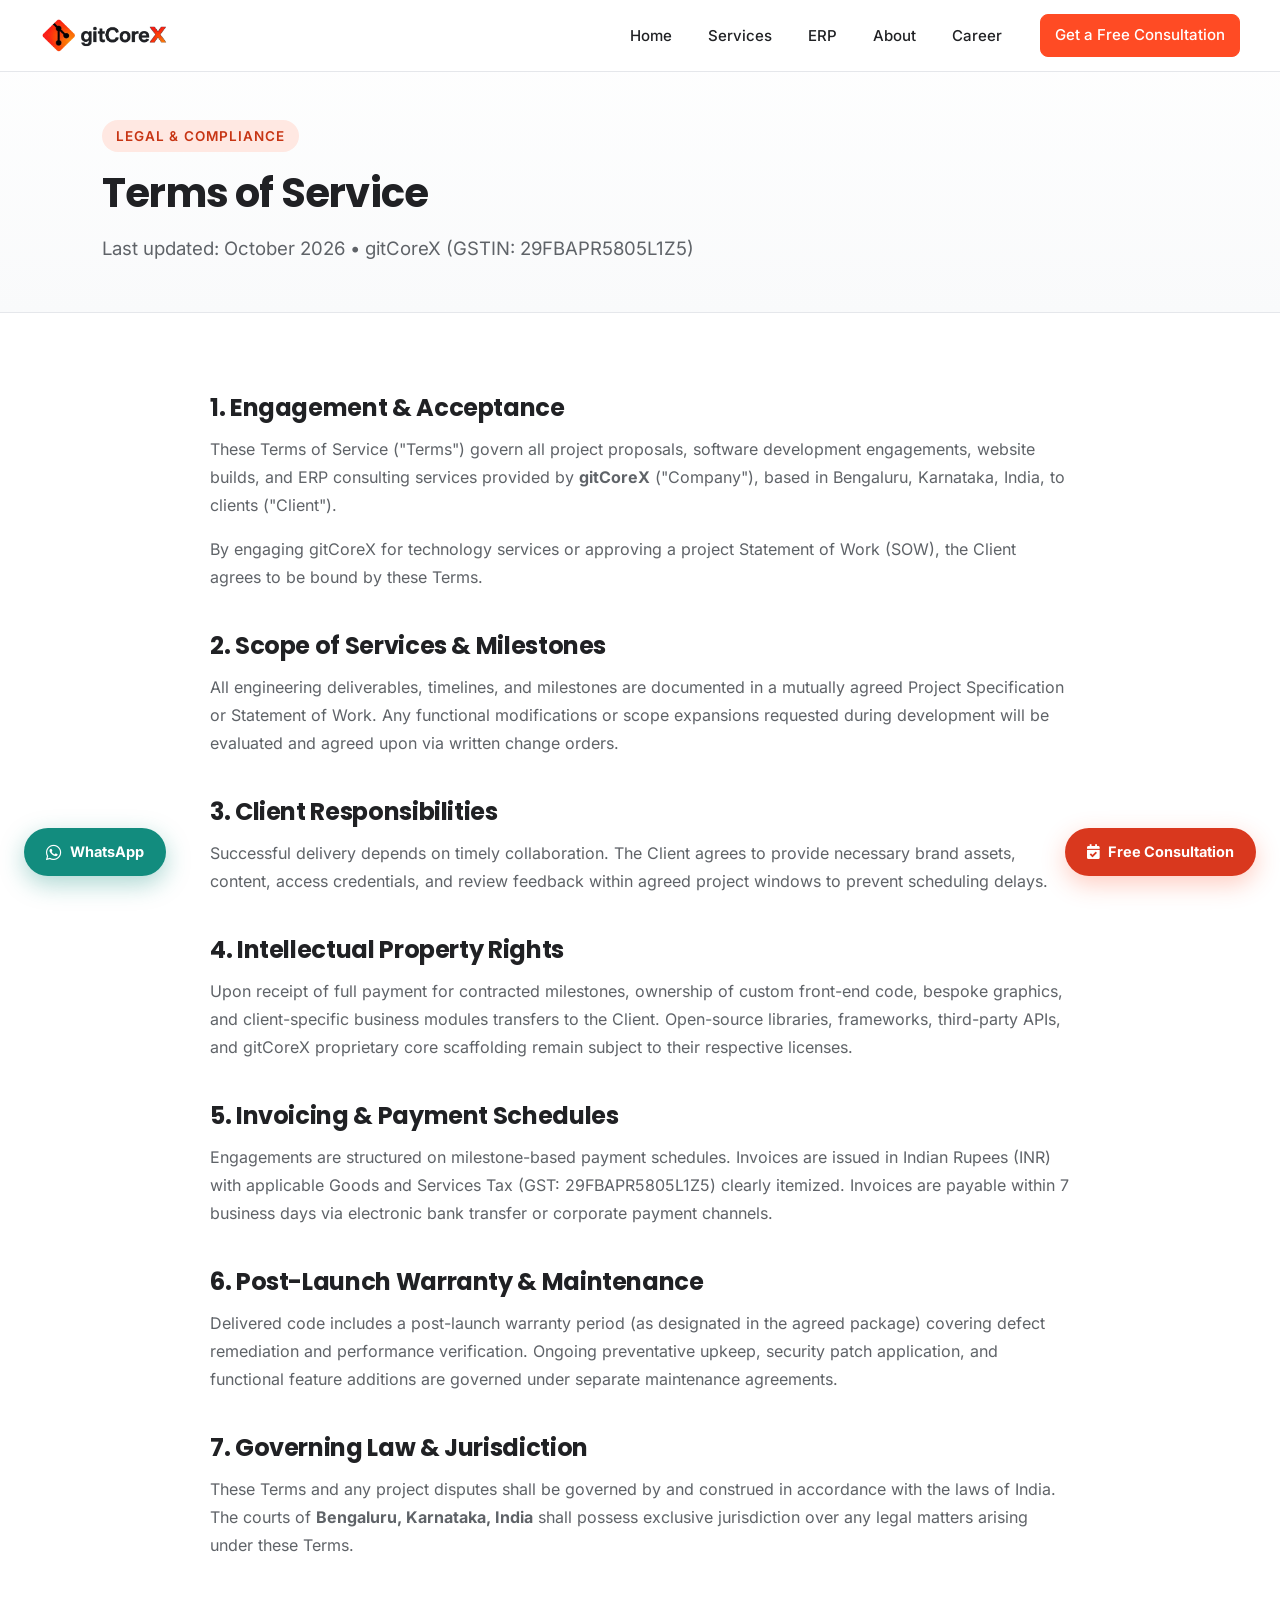
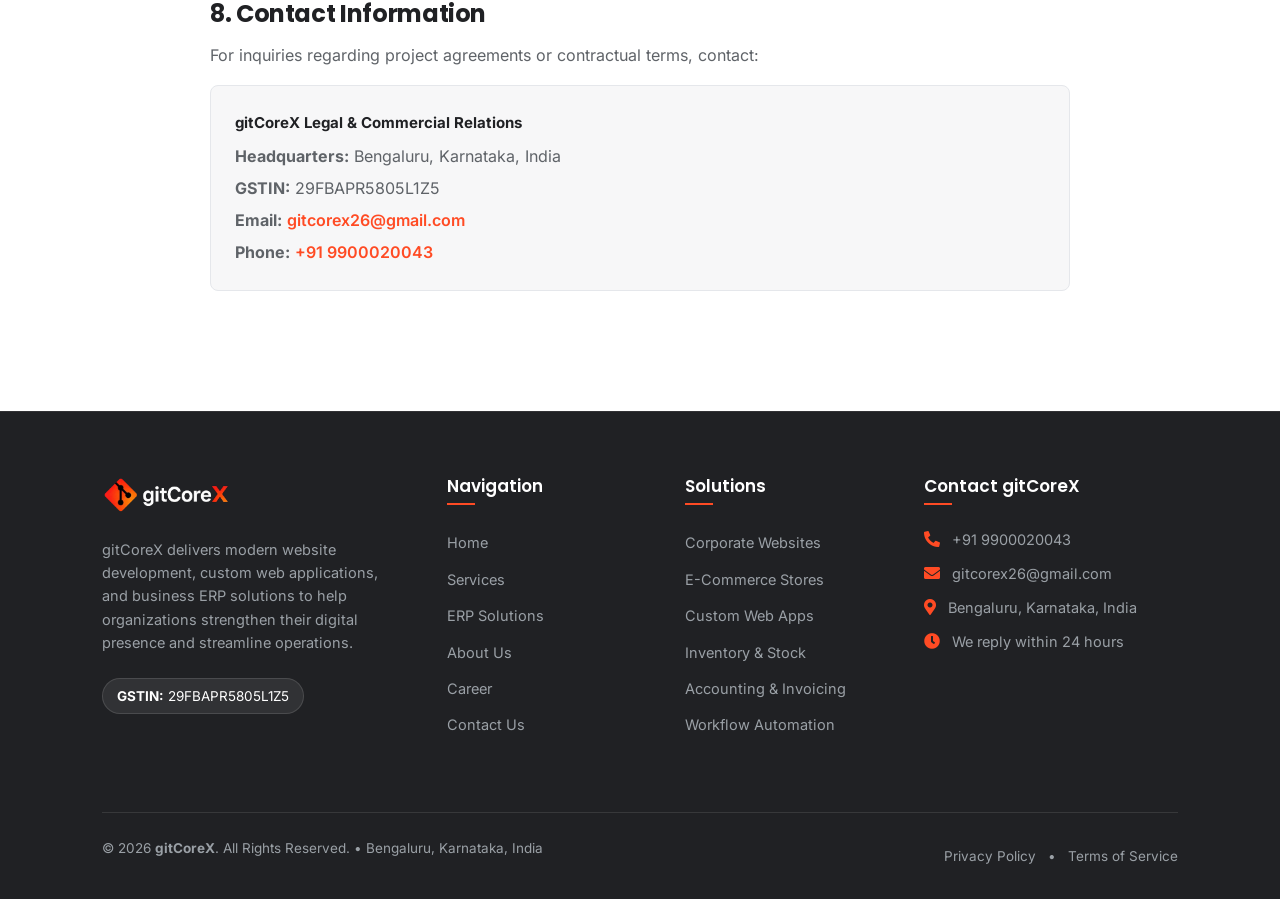
<file: terms.html>
<!DOCTYPE html>
<html lang="en">
<head>
    <meta charset="UTF-8">
    <meta http-equiv="X-UA-Compatible" content="IE=edge">
    <meta name="viewport" content="width=device-width, initial-scale=1.0">
    <title>Terms of Service | gitCoreX</title>
    <meta name="description" content="Terms of Service governing website development, digital engineering, and enterprise ERP engagements with gitCoreX in Bengaluru, Karnataka, India.">
    
    <!-- Canonical URL -->
    <link rel="canonical" href="https://www.gitcorex.in/terms.html">
    
    <!-- Open Graph & Twitter Sharing Metadata -->
    <meta property="og:title" content="Terms of Service | gitCoreX">
    <meta property="og:description" content="Terms of Service governing website development, digital engineering, and enterprise ERP engagements with gitCoreX in Bengaluru, Karnataka, India.">
    <meta property="og:type" content="website">
    <meta property="og:url" content="https://www.gitcorex.in/terms.html">
    <meta property="og:image" content="https://www.gitcorex.in/images/gitcorex-logo.png">
    <meta name="twitter:card" content="summary_large_image">
    <meta name="twitter:title" content="Terms of Service | gitCoreX">
    <meta name="twitter:description" content="Terms of Service governing website development, digital engineering, and enterprise ERP engagements with gitCoreX in Bengaluru, Karnataka, India.">
    <meta name="twitter:image" content="https://www.gitcorex.in/images/gitcorex-logo.png">
    
    <!-- Favicon (WebP with PNG fallback) -->
    <link rel="icon" type="image/webp" href="./images/favicon.webp">
    <link rel="icon" type="image/png" href="./images/favicon.png">
    
    <!-- Self-hosted Fonts loaded via CSS & Icons -->
    <link rel="stylesheet" href="./css/style.css">
    <link rel="stylesheet" href="https://cdnjs.cloudflare.com/ajax/libs/font-awesome/5.15.4/css/all.min.css">
    
    <!-- Core Application Script -->
    <script src="./js/main.js" defer></script>
</head>
<body>
    <!-- Top Reading Progress Indicator -->
    <div id="scrollProgressBar" class="scroll-progress-bar" aria-hidden="true"></div>

    <!-- Shared Header -->
    <header class="header">
        <a href="index.html" class="logo" aria-label="gitCoreX Home">
            <picture>
                <source srcset="./images/gitcorex-logo.webp" type="image/webp">
                <img src="./images/gitcorex-logo.png" alt="gitCoreX Logo" width="180" height="38" loading="eager" fetchpriority="high">
            </picture>
        </a>
        <button class="menu-toggle" id="menuToggle" aria-label="Toggle Navigation Menu" aria-expanded="false">
            <i class="fas fa-bars"></i>
        </button>
        <nav class="navbar" id="primaryNavbar">
            <ul>
                <li><a href="index.html">Home</a></li>
                <li><a href="services.html">Services</a></li>
                <li><a href="erp.html">ERP</a></li>
                <li><a href="about.html">About</a></li>
                <li><a href="careers.html">Career</a></li>
                <li><a href="contact.html" class="btn btn-primary nav-cta-btn">Get a Free Consultation</a></li>
            </ul>
        </nav>
    </header>

    <!-- Page Hero -->
    <section class="page-hero">
        <div class="container">
            <div class="page-hero-content reveal-on-scroll">
                <span class="section-eyebrow">Legal &amp; Compliance</span>
                <h1 class="page-hero-title">Terms of Service</h1>
                <p class="page-hero-subtitle">
                    Last updated: October 2026 &bull; gitCoreX (GSTIN: 29FBAPR5805L1Z5)
                </p>
            </div>
        </div>
    </section>

    <!-- Terms Content Section -->
    <section class="section section-white">
        <div class="container">
            <div style="max-width: 860px; margin: 0 auto; color: var(--text-secondary); font-size: 1.6rem; line-height: 1.75;">
                
                <div class="reveal-on-scroll" style="margin-bottom: var(--space-5);">
                    <h2 style="font-size: 2.4rem; color: var(--brand-charcoal); margin-bottom: 1.2rem;">1. Engagement &amp; Acceptance</h2>
                    <p>
                        These Terms of Service ("Terms") govern all project proposals, software development engagements, website builds, and ERP consulting services provided by <strong>gitCoreX</strong> ("Company"), based in Bengaluru, Karnataka, India, to clients ("Client").
                    </p>
                    <p>
                        By engaging gitCoreX for technology services or approving a project Statement of Work (SOW), the Client agrees to be bound by these Terms.
                    </p>
                </div>

                <div class="reveal-on-scroll" style="margin-bottom: var(--space-5);">
                    <h2 style="font-size: 2.4rem; color: var(--brand-charcoal); margin-bottom: 1.2rem;">2. Scope of Services &amp; Milestones</h2>
                    <p>
                        All engineering deliverables, timelines, and milestones are documented in a mutually agreed Project Specification or Statement of Work. Any functional modifications or scope expansions requested during development will be evaluated and agreed upon via written change orders.
                    </p>
                </div>

                <div class="reveal-on-scroll" style="margin-bottom: var(--space-5);">
                    <h2 style="font-size: 2.4rem; color: var(--brand-charcoal); margin-bottom: 1.2rem;">3. Client Responsibilities</h2>
                    <p>
                        Successful delivery depends on timely collaboration. The Client agrees to provide necessary brand assets, content, access credentials, and review feedback within agreed project windows to prevent scheduling delays.
                    </p>
                </div>

                <div class="reveal-on-scroll" style="margin-bottom: var(--space-5);">
                    <h2 style="font-size: 2.4rem; color: var(--brand-charcoal); margin-bottom: 1.2rem;">4. Intellectual Property Rights</h2>
                    <p>
                        Upon receipt of full payment for contracted milestones, ownership of custom front-end code, bespoke graphics, and client-specific business modules transfers to the Client. Open-source libraries, frameworks, third-party APIs, and gitCoreX proprietary core scaffolding remain subject to their respective licenses.
                    </p>
                </div>

                <div class="reveal-on-scroll" style="margin-bottom: var(--space-5);">
                    <h2 style="font-size: 2.4rem; color: var(--brand-charcoal); margin-bottom: 1.2rem;">5. Invoicing &amp; Payment Schedules</h2>
                    <p>
                        Engagements are structured on milestone-based payment schedules. Invoices are issued in Indian Rupees (INR) with applicable Goods and Services Tax (GST: 29FBAPR5805L1Z5) clearly itemized. Invoices are payable within 7 business days via electronic bank transfer or corporate payment channels.
                    </p>
                </div>

                <div class="reveal-on-scroll" style="margin-bottom: var(--space-5);">
                    <h2 style="font-size: 2.4rem; color: var(--brand-charcoal); margin-bottom: 1.2rem;">6. Post-Launch Warranty &amp; Maintenance</h2>
                    <p>
                        Delivered code includes a post-launch warranty period (as designated in the agreed package) covering defect remediation and performance verification. Ongoing preventative upkeep, security patch application, and functional feature additions are governed under separate maintenance agreements.
                    </p>
                </div>

                <div class="reveal-on-scroll" style="margin-bottom: var(--space-5);">
                    <h2 style="font-size: 2.4rem; color: var(--brand-charcoal); margin-bottom: 1.2rem;">7. Governing Law &amp; Jurisdiction</h2>
                    <p>
                        These Terms and any project disputes shall be governed by and construed in accordance with the laws of India. The courts of <strong>Bengaluru, Karnataka, India</strong> shall possess exclusive jurisdiction over any legal matters arising under these Terms.
                    </p>
                </div>

                <div class="reveal-on-scroll" style="margin-bottom: var(--space-5);">
                    <h2 style="font-size: 2.4rem; color: var(--brand-charcoal); margin-bottom: 1.2rem;">8. Contact Information</h2>
                    <p>
                        For inquiries regarding project agreements or contractual terms, contact:
                    </p>
                    <div style="background: var(--bg-light); border: 1px solid var(--border-color); border-radius: var(--radius-sm); padding: var(--space-3); margin-top: 1.2rem;">
                        <strong style="color: var(--brand-charcoal); display: block; font-size: 1.5rem; margin-bottom: 0.6rem;">gitCoreX Legal &amp; Commercial Relations</strong>
                        <p style="margin-bottom: 0.4rem;"><strong>Headquarters:</strong> Bengaluru, Karnataka, India</p>
                        <p style="margin-bottom: 0.4rem;"><strong>GSTIN:</strong> 29FBAPR5805L1Z5</p>
                        <p style="margin-bottom: 0.4rem;"><strong>Email:</strong> <a href="mailto:gitcorex26@gmail.com" class="text-brand-accent">gitcorex26@gmail.com</a></p>
                        <p style="margin-bottom: 0;"><strong>Phone:</strong> <a href="tel:+919900020043" class="text-brand-accent">+91 9900020043</a></p>
                    </div>
                </div>

            </div>
        </div>
    </section>

    <!-- Shared Footer -->
    <footer class="footer">
        <div class="container footer-content-wrap">
            <div class="footer-grid">
                <!-- Brand Column -->
                <div class="footer-col footer-col-brand">
                    <a href="index.html" class="footer-logo">
                        <picture>
                            <source srcset="./images/gitcorex-logo-footer.webp" type="image/webp">
                            <img src="./images/gitcorex-logo-footer.png" alt="gitCoreX Logo" width="180" height="38" loading="lazy">
                        </picture>
                    </a>
                    <p class="footer-desc">
                        gitCoreX delivers modern website development, custom web applications, and business ERP solutions to help organizations strengthen their digital presence and streamline operations.
                    </p>
                    <div class="footer-meta-pill">
                        <strong>GSTIN:</strong> 29FBAPR5805L1Z5
                    </div>
                </div>

                <!-- Navigation Column -->
                <div class="footer-col">
                    <h3 class="footer-heading">Navigation</h3>
                    <ul class="footer-nav-list">
                        <li><a href="index.html">Home</a></li>
                        <li><a href="services.html">Services</a></li>
                        <li><a href="erp.html">ERP Solutions</a></li>
                        <li><a href="about.html">About Us</a></li>
                        <li><a href="careers.html">Career</a></li>
                        <li><a href="contact.html">Contact Us</a></li>
                    </ul>
                </div>

                <!-- Solutions Column -->
                <div class="footer-col">
                    <h3 class="footer-heading">Solutions</h3>
                    <ul class="footer-nav-list">
                        <li><a href="services.html#corporate">Corporate Websites</a></li>
                        <li><a href="services.html#ecommerce">E-Commerce Stores</a></li>
                        <li><a href="services.html#webapps">Custom Web Apps</a></li>
                        <li><a href="erp.html#inventory">Inventory &amp; Stock</a></li>
                        <li><a href="erp.html#accounting">Accounting &amp; Invoicing</a></li>
                        <li><a href="erp.html#workflows">Workflow Automation</a></li>
                    </ul>
                </div>

                <!-- Contact Column -->
                <div class="footer-col">
                    <h3 class="footer-heading">Contact gitCoreX</h3>
                    <div class="footer-contact-block">
                        <p class="contact-line">
                            <i class="fas fa-phone-alt"></i>
                            <a href="tel:+919900020043">+91 9900020043</a>
                        </p>
                        <p class="contact-line">
                            <i class="fas fa-envelope"></i>
                            <a href="mailto:gitcorex26@gmail.com">gitcorex26@gmail.com</a>
                        </p>
                        <p class="contact-line">
                            <i class="fas fa-map-marker-alt"></i>
                            <span>Bengaluru, Karnataka, India</span>
                        </p>
                        <p class="contact-line">
                            <i class="fas fa-clock"></i>
                            <span>We reply within 24 hours</span>
                        </p>
                    </div>
                </div>
            </div>

            <div class="footer-bottom-bar">
                <p class="copyright-text">
                    &copy; 2026 <strong>gitCoreX</strong>. All Rights Reserved. &bull; Bengaluru, Karnataka, India
                </p>
                <div class="footer-legal-links">
                    <a href="privacy.html">Privacy Policy</a>
                    <span class="separator">&bull;</span>
                    <a href="terms.html">Terms of Service</a>
                </div>
            </div>
        </div>
    </footer>

    <!-- Fixed WhatsApp Click-to-Chat Button (Bottom Left) -->
    <a href="https://wa.me/919900020043" class="whatsapp-chat-btn" target="_blank" rel="noopener noreferrer" aria-label="Chat with gitCoreX on WhatsApp">
        <i class="fab fa-whatsapp"></i>
        <span>WhatsApp</span>
    </a>

    <!-- Sticky Free Consultation Floating Button -->
    <a href="contact.html" class="sticky-consultation-btn" aria-label="Get a Free Consultation">
        <i class="fas fa-calendar-check"></i>
        <span>Free Consultation</span>
    </a>

    <!-- Back to Top Button -->
    <button class="back-to-top" id="backToTop" aria-label="Scroll back to top">
        <i class="fas fa-chevron-up"></i>
    </button>

</body>
</html>
</file>
<file: css/style.css>
@font-face {
  font-family: 'Inter';
  font-style: normal;
  font-weight: 400;
  font-display: swap;
  src: url('../fonts/inter-v18-latin-400.woff2') format('woff2');
  unicode-range: U+0000-00FF, U+0131, U+0152-0153, U+02BB-02BC, U+02C6, U+02DA, U+02DC, U+0304, U+0308, U+0329, U+2000-206F, U+20AC, U+2122, U+2191, U+2193, U+2212, U+2215, U+FEFF, U+FFFD;
}

@font-face {
  font-family: 'Inter';
  font-style: normal;
  font-weight: 500;
  font-display: swap;
  src: url('../fonts/inter-v18-latin-500.woff2') format('woff2');
  unicode-range: U+0000-00FF, U+0131, U+0152-0153, U+02BB-02BC, U+02C6, U+02DA, U+02DC, U+0304, U+0308, U+0329, U+2000-206F, U+20AC, U+2122, U+2191, U+2193, U+2212, U+2215, U+FEFF, U+FFFD;
}

@font-face {
  font-family: 'Inter';
  font-style: normal;
  font-weight: 600;
  font-display: swap;
  src: url('../fonts/inter-v18-latin-600.woff2') format('woff2');
  unicode-range: U+0000-00FF, U+0131, U+0152-0153, U+02BB-02BC, U+02C6, U+02DA, U+02DC, U+0304, U+0308, U+0329, U+2000-206F, U+20AC, U+2122, U+2191, U+2193, U+2212, U+2215, U+FEFF, U+FFFD;
}

@font-face {
  font-family: 'Inter';
  font-style: normal;
  font-weight: 700;
  font-display: swap;
  src: url('../fonts/inter-v18-latin-700.woff2') format('woff2');
  unicode-range: U+0000-00FF, U+0131, U+0152-0153, U+02BB-02BC, U+02C6, U+02DA, U+02DC, U+0304, U+0308, U+0329, U+2000-206F, U+20AC, U+2122, U+2191, U+2193, U+2212, U+2215, U+FEFF, U+FFFD;
}

@font-face {
  font-family: 'Poppins';
  font-style: normal;
  font-weight: 500;
  font-display: swap;
  src: url('../fonts/poppins-v21-latin-500.woff2') format('woff2');
  unicode-range: U+0000-00FF, U+0131, U+0152-0153, U+02BB-02BC, U+02C6, U+02DA, U+02DC, U+0304, U+0308, U+0329, U+2000-206F, U+20AC, U+2122, U+2191, U+2193, U+2212, U+2215, U+FEFF, U+FFFD;
}

@font-face {
  font-family: 'Poppins';
  font-style: normal;
  font-weight: 600;
  font-display: swap;
  src: url('../fonts/poppins-v21-latin-600.woff2') format('woff2');
  unicode-range: U+0000-00FF, U+0131, U+0152-0153, U+02BB-02BC, U+02C6, U+02DA, U+02DC, U+0304, U+0308, U+0329, U+2000-206F, U+20AC, U+2122, U+2191, U+2193, U+2212, U+2215, U+FEFF, U+FFFD;
}

@font-face {
  font-family: 'Poppins';
  font-style: normal;
  font-weight: 700;
  font-display: swap;
  src: url('../fonts/poppins-v21-latin-700.woff2') format('woff2');
  unicode-range: U+0000-00FF, U+0131, U+0152-0153, U+02BB-02BC, U+02C6, U+02DA, U+02DC, U+0304, U+0308, U+0329, U+2000-206F, U+20AC, U+2122, U+2191, U+2193, U+2212, U+2215, U+FEFF, U+FFFD;
}

@font-face {
  font-family: 'Poppins';
  font-style: normal;
  font-weight: 800;
  font-display: swap;
  src: url('../fonts/poppins-v21-latin-800.woff2') format('woff2');
  unicode-range: U+0000-00FF, U+0131, U+0152-0153, U+02BB-02BC, U+02C6, U+02DA, U+02DC, U+0304, U+0308, U+0329, U+2000-206F, U+20AC, U+2122, U+2191, U+2193, U+2212, U+2215, U+FEFF, U+FFFD;
}


/* ============================================================
   DESIGN SYSTEM TOKENS & ROOTS (8PX SPACING SYSTEM)
   ============================================================ */
:root {
    /* Brand Colors */
    --brand-white: #FFFFFF;
    --brand-charcoal: #202124;
    --brand-charcoal-dark: #161719;
    --brand-charcoal-card: #282A2E;
    --brand-charcoal-muted: #3C4043;
    --brand-orange: #FF4B24;
    --brand-orange-hover: #E03E1A;
    --brand-orange-light: rgba(255, 75, 36, 0.08);
    --brand-orange-glow: rgba(255, 75, 36, 0.28);
    
    /* Backgrounds */
    --bg-light: #F7F7F8;
    --bg-light-alt: #F1F3F5;
    --bg-card: #FFFFFF;
    
    /* Typography Colors */
    --text-primary: #202124;
    --text-secondary: #5F6368;
    --text-muted: #80868B;
    --text-inverse: #FFFFFF;
    --text-inverse-muted: #9AA0A6;
    
    /* Borders & Dividers */
    --border-color: #E5E7EB;
    --border-subtle: #F0F2F5;
    --border-dark: #374151;
    
    /* Elevation Shadows */
    --shadow-xs: 0 1px 3px rgba(0, 0, 0, 0.04);
    --shadow-sm: 0 2px 8px rgba(0, 0, 0, 0.05);
    --shadow-md: 0 4px 20px rgba(0, 0, 0, 0.06);
    --shadow-lg: 0 12px 32px rgba(0, 0, 0, 0.08);
    --shadow-hover: 0 16px 40px rgba(0, 0, 0, 0.12);
    
    /* 8px Spacing Scale */
    --space-1: 0.8rem;   /* 8px */
    --space-2: 1.6rem;   /* 16px */
    --space-3: 2.4rem;   /* 24px */
    --space-4: 3.2rem;   /* 32px */
    --space-5: 4.0rem;   /* 40px */
    --space-6: 4.8rem;   /* 48px */
    --space-8: 6.4rem;   /* 64px */
    --space-10: 8.0rem;  /* 80px */
    --space-12: 9.6rem;  /* 96px */
    
    /* Border Radii */
    --radius-sm: 8px;
    --radius-md: 12px;
    --radius-lg: 16px;
    --radius-pill: 9999px;
    
    /* Transitions */
    --transition-fast: 0.15s ease;
    --transition-base: 0.25s ease;
    --transition-smooth: 0.35s cubic-bezier(0.16, 1, 0.3, 1);
}

/* ============================================================
   GLOBAL RESET & ACCESSIBILITY
   ============================================================ */
*, *::before, *::after {
    box-sizing: border-box;
    margin: 0;
    padding: 0;
}

html {
    font-size: 62.5%; /* 1rem = 10px */
    scroll-behavior: smooth;
    text-size-adjust: 100%;
}

body {
    font-family: 'Inter', -apple-system, BlinkMacSystemFont, 'Segoe UI', Roboto, Helvetica, Arial, sans-serif;
    font-size: 1.6rem;
    line-height: 1.65;
    color: var(--text-secondary);
    background-color: var(--brand-white);
    -webkit-font-smoothing: antialiased;
    -moz-osx-font-smoothing: grayscale;
    overflow-x: hidden;
}

/* Accessible focus states & link hover */
a {
    color: inherit;
    text-decoration: none;
    transition: color var(--transition-fast), background-color var(--transition-fast), border-color var(--transition-fast);
}

a:hover {
    color: var(--brand-orange);
}

a:focus-visible, 
button:focus-visible, 
input:focus-visible, 
select:focus-visible, 
textarea:focus-visible {
    outline: 2px solid var(--brand-orange);
    outline-offset: 3px;
    border-radius: 4px;
}

img {
    max-width: 100%;
    height: auto;
    display: block;
}

/* Typography Hierarchy */
h1, h2, h3, h4, h5, h6, .font-heading {
    font-family: 'Poppins', -apple-system, BlinkMacSystemFont, 'Segoe UI', Roboto, sans-serif;
    color: var(--text-primary);
    font-weight: 600;
    line-height: 1.25;
}

h1 { font-size: 4.4rem; font-weight: 700; letter-spacing: -0.02em; }
h2 { font-size: 3.4rem; font-weight: 700; letter-spacing: -0.015em; }
h3 { font-size: 2.2rem; font-weight: 600; }
h4 { font-size: 1.8rem; font-weight: 600; }
h5 { font-size: 1.6rem; font-weight: 600; }

p {
    margin-bottom: var(--space-2);
}

p:last-child {
    margin-bottom: 0;
}

/* Layout Utilities */
.container {
    width: 100%;
    max-width: 1240px;
    margin-left: auto;
    margin-right: auto;
    padding-left: var(--space-3);
    padding-right: var(--space-3);
}

.text-center { text-align: center; }
.text-left { text-align: left; }
.text-right { text-align: right; }

.highlight-orange {
    color: var(--brand-orange);
}

.text-brand-accent {
    color: var(--brand-orange) !important;
    font-weight: 600;
}

.text-brand-accent:hover {
    color: var(--brand-orange-hover) !important;
    text-decoration: underline;
}

/* Section Wrapper Utilities */
.section {
    padding-top: var(--space-10);
    padding-bottom: var(--space-10);
    position: relative;
}

.section-white {
    background-color: var(--brand-white);
}

.section-light {
    background-color: var(--bg-light);
    border-top: 1px solid var(--border-subtle);
    border-bottom: 1px solid var(--border-subtle);
}

.section-charcoal {
    background-color: var(--brand-charcoal);
    color: var(--text-inverse);
}

.section-charcoal h2, 
.section-charcoal h3, 
.section-charcoal h4 {
    color: var(--text-inverse);
}

.section-charcoal p {
    color: var(--text-inverse-muted);
}

/* Section Header Component */
.section-header {
    margin-bottom: var(--space-6);
}

.section-header.text-center {
    max-width: 760px;
    margin-left: auto;
    margin-right: auto;
}

.section-eyebrow {
    display: inline-flex;
    align-items: center;
    gap: var(--space-1);
    font-size: 1.35rem;
    font-weight: 600;
    text-transform: uppercase;
    letter-spacing: 0.08em;
    color: #C73514;
    background: #FFE8E2;
    padding: 0.5rem 1.4rem;
    border-radius: var(--radius-pill);
    margin-bottom: var(--space-2);
}

.section-charcoal .section-eyebrow {
    background: rgba(255, 75, 36, 0.15);
    color: #FF704E;
}

.section-title {
    margin-bottom: var(--space-2);
}

.section-subtitle {
    font-size: 1.75rem;
    color: var(--text-secondary);
    line-height: 1.6;
}

/* ============================================================
   BUTTONS & CTAs
   ============================================================ */
.btn {
    display: inline-flex;
    align-items: center;
    justify-content: center;
    gap: 0.8rem;
    font-family: 'Inter', sans-serif;
    font-weight: 600;
    font-size: 1.5rem;
    padding: 1.2rem 2.4rem;
    border-radius: var(--radius-sm);
    border: 1px solid transparent;
    cursor: pointer;
    transition: all var(--transition-base);
    text-align: center;
    white-space: nowrap;
}

.btn-primary {
    position: relative;
    overflow: hidden;
    background-color: var(--brand-orange);
    color: #FFFFFF !important;
    border-color: var(--brand-orange);
}

.btn-primary::after {
    content: '';
    position: absolute;
    top: -50%;
    left: -75%;
    width: 50%;
    height: 200%;
    background: linear-gradient(
        90deg,
        rgba(255, 255, 255, 0) 0%,
        rgba(255, 255, 255, 0.28) 50%,
        rgba(255, 255, 255, 0) 100%
    );
    transform: rotate(25deg);
    transition: none;
    pointer-events: none;
}

.btn-primary:hover::after {
    left: 135%;
    transition: left 0.75s ease-in-out;
}

.btn-primary:hover {
    background-color: var(--brand-orange-hover);
    border-color: var(--brand-orange-hover);
    transform: translateY(-2px);
    box-shadow: 0 8px 24px var(--brand-orange-glow);
}

.btn-secondary {
    background-color: var(--brand-white);
    color: var(--brand-charcoal) !important;
    border-color: var(--border-color);
}

.btn-secondary:hover {
    background-color: var(--bg-light);
    border-color: var(--brand-charcoal);
    transform: translateY(-2px);
    box-shadow: var(--shadow-sm);
}

.btn-outline {
    background-color: transparent;
    color: var(--brand-charcoal) !important;
    border-color: var(--border-color);
}

.btn-outline:hover {
    background-color: var(--brand-charcoal);
    color: #FFFFFF !important;
    border-color: var(--brand-charcoal);
    transform: translateY(-2px);
}

.btn-charcoal {
    background-color: var(--brand-charcoal);
    color: #FFFFFF !important;
}

.btn-charcoal:hover {
    background-color: var(--brand-charcoal-dark);
    transform: translateY(-2px);
    box-shadow: 0 4px 16px rgba(32, 33, 36, 0.25);
}

.btn-sm {
    font-size: 1.35rem;
    padding: 0.8rem 1.6rem;
}

.btn-lg {
    font-size: 1.65rem;
    padding: 1.5rem 3.2rem;
}

.btn-full {
    width: 100%;
}

/* Reading / Scroll Progress Bar */
.scroll-progress-bar {
    position: fixed;
    top: 0;
    left: 0;
    width: 0%;
    height: 3px;
    background: linear-gradient(90deg, #FF4B24 0%, #FF7850 100%);
    box-shadow: 0 0 10px rgba(255, 75, 36, 0.65);
    z-index: 10005;
    pointer-events: none;
    transition: width 0.08s ease-out;
}

/* ============================================================
   SHARED HEADER & NAVIGATION
   ============================================================ */
.header {
    position: fixed;
    top: 0;
    left: 0;
    right: 0;
    height: 72px;
    background-color: rgba(255, 255, 255, 0.98);
    backdrop-filter: blur(12px);
    -webkit-backdrop-filter: blur(12px);
    border-bottom: 1px solid var(--border-color);
    z-index: 1000;
    display: flex;
    align-items: center;
    justify-content: space-between;
    padding: 0 var(--space-5);
    transition: background-color var(--transition-base), box-shadow var(--transition-base), height var(--transition-base), border-color var(--transition-base);
}

.header.header-scrolled {
    background-color: rgba(255, 255, 255, 0.92);
    backdrop-filter: blur(16px);
    -webkit-backdrop-filter: blur(16px);
    border-bottom-color: rgba(0, 0, 0, 0.08);
    box-shadow: 0 4px 24px rgba(0, 0, 0, 0.06);
    height: 68px;
}

.header .logo img {
    height: 38px;
    width: auto;
    object-fit: contain;
}

.navbar ul {
    list-style: none;
    display: flex;
    align-items: center;
    gap: var(--space-1);
}

.navbar ul li a {
    font-size: 1.5rem;
    font-weight: 500;
    color: var(--text-primary);
    padding: 0.8rem 1.4rem;
    border-radius: var(--radius-sm);
    transition: color var(--transition-fast), background-color var(--transition-fast);
}

.navbar ul li a:hover {
    color: var(--brand-orange);
    background-color: var(--bg-light);
}

.navbar ul li a.active {
    color: var(--brand-orange);
    font-weight: 600;
}

.nav-cta-btn {
    margin-left: var(--space-2);
}

.menu-toggle {
    display: none;
    background: transparent;
    border: none;
    font-size: 2.2rem;
    color: var(--brand-charcoal);
    cursor: pointer;
    padding: 0.8rem;
    border-radius: var(--radius-sm);
}

/* Mobile Drawer Overlay */
.mobile-nav-backdrop {
    display: none;
    position: fixed;
    top: 0;
    left: 0;
    width: 100vw;
    height: 100vh;
    background: rgba(0, 0, 0, 0.45);
    backdrop-filter: blur(4px);
    z-index: 998;
}

.mobile-nav-backdrop.active {
    display: block;
}

/* ============================================================
   HERO SECTION
   ============================================================ */
.hero {
    position: relative;
    padding-top: calc(72px + var(--space-8));
    padding-bottom: calc(var(--space-10) + 40px);
    background: #FFFFFF;
    overflow: hidden;
}

.hero > .container {
    position: relative;
    z-index: 2;
}

/* Ambient Modern Tech Grid & Radiant Glow Mesh */
.hero-bg-ambient {
    position: absolute;
    inset: 0;
    pointer-events: none;
    z-index: 0;
    overflow: hidden;
}

/* Subtle Engineering Coordinate Grid with Radial Vignette Mask */
.hero-bg-grid {
    position: absolute;
    inset: 0;
    background-image: 
        linear-gradient(to right, rgba(32, 33, 36, 0.045) 1px, transparent 1px),
        linear-gradient(to bottom, rgba(32, 33, 36, 0.045) 1px, transparent 1px);
    background-size: 44px 44px;
    background-position: center top;
    -webkit-mask-image: radial-gradient(ellipse 85% 65% at 50% 25%, #000000 35%, transparent 82%);
    mask-image: radial-gradient(ellipse 85% 65% at 50% 25%, #000000 35%, transparent 82%);
}

/* Radiant Ambient Mesh Orbs */
.hero-ambient-orb {
    position: absolute;
    border-radius: 50%;
    pointer-events: none;
    will-change: transform;
}

/* Primary Orange Aura (Upper Right - behind hero cards) */
.hero-orb-1 {
    top: -80px;
    right: 3%;
    width: 580px;
    height: 580px;
    background: radial-gradient(circle, rgba(255, 75, 36, 0.17) 0%, rgba(255, 120, 80, 0.07) 45%, transparent 70%);
    filter: blur(65px);
    -webkit-filter: blur(65px);
    animation: floatOrb1 14s ease-in-out infinite alternate;
}

/* Secondary Warm Peach Aura (Upper Left - behind headline) */
.hero-orb-2 {
    top: 30px;
    left: -80px;
    width: 500px;
    height: 500px;
    background: radial-gradient(circle, rgba(255, 120, 80, 0.12) 0%, rgba(255, 75, 36, 0.04) 50%, transparent 72%);
    filter: blur(55px);
    -webkit-filter: blur(55px);
    animation: floatOrb2 18s ease-in-out infinite alternate;
}

/* Tertiary Center Ambient Light (Under CTAs) */
.hero-orb-3 {
    bottom: 80px;
    left: 32%;
    width: 440px;
    height: 380px;
    background: radial-gradient(circle, rgba(255, 75, 36, 0.07) 0%, rgba(255, 150, 100, 0.02) 55%, transparent 75%);
    filter: blur(50px);
    -webkit-filter: blur(50px);
    animation: floatOrb3 20s ease-in-out infinite alternate;
}

/* Subtle Precision Engineering Crosshairs (+) */
.hero-grid-cross {
    position: absolute;
    width: 13px;
    height: 13px;
    pointer-events: none;
    opacity: 0.35;
}

.hero-grid-cross::before,
.hero-grid-cross::after {
    content: '';
    position: absolute;
    background: var(--brand-orange);
}

.hero-grid-cross::before {
    top: 6px;
    left: 0;
    width: 13px;
    height: 1px;
}

.hero-grid-cross::after {
    top: 0;
    left: 6px;
    width: 1px;
    height: 13px;
}

.cross-1 {
    top: 22%;
    left: 10%;
}

.cross-2 {
    top: 16%;
    right: 48%;
}

.cross-3 {
    top: 54%;
    right: 12%;
}

/* Smooth Floating Keyframes */
@keyframes floatOrb1 {
    0% {
        transform: translate3d(0, 0, 0) scale(1);
    }
    50% {
        transform: translate3d(-30px, 25px, 0) scale(1.06);
    }
    100% {
        transform: translate3d(20px, -20px, 0) scale(0.96);
    }
}

@keyframes floatOrb2 {
    0% {
        transform: translate3d(0, 0, 0) scale(1);
    }
    50% {
        transform: translate3d(25px, -30px, 0) scale(1.08);
    }
    100% {
        transform: translate3d(-20px, 20px, 0) scale(0.94);
    }
}

@keyframes floatOrb3 {
    0% {
        transform: translate3d(0, 0, 0) scale(1);
    }
    50% {
        transform: translate3d(-20px, -25px, 0) scale(1.05);
    }
    100% {
        transform: translate3d(25px, 15px, 0) scale(0.95);
    }
}

/* Motion Sensitivity */
@media (prefers-reduced-motion: reduce) {
    .hero-orb-1,
    .hero-orb-2,
    .hero-orb-3 {
        animation: none;
    }
}

.hero-grid {
    position: relative;
    z-index: 2;
    display: grid;
    grid-template-columns: 1.15fr 0.95fr;
    gap: var(--space-6);
    align-items: center;
}

.hero-content {
    max-width: 640px;
}

.hero-pill {
    display: inline-flex;
    align-items: center;
    gap: var(--space-1);
    background: var(--bg-light);
    border: 1px solid var(--border-color);
    padding: 0.6rem 1.6rem;
    border-radius: var(--radius-pill);
    font-size: 1.35rem;
    font-weight: 500;
    color: var(--text-primary);
    margin-bottom: var(--space-3);
}

.pill-dot {
    width: 8px;
    height: 8px;
    background: var(--brand-orange);
    border-radius: 50%;
    display: inline-block;
    box-shadow: 0 0 0 3px var(--brand-orange-light);
}

.hero-title {
    font-size: 4.8rem;
    font-weight: 700;
    line-height: 1.18;
    margin-bottom: var(--space-3);
    color: var(--brand-charcoal);
}

.hero-desc {
    font-size: 1.85rem;
    color: var(--text-secondary);
    line-height: 1.65;
    margin-bottom: var(--space-5);
}

.hero-cta-group {
    display: flex;
    flex-wrap: wrap;
    gap: var(--space-2);
    align-items: center;
    margin-bottom: var(--space-4);
}

.hero-trust-row {
    display: flex;
    align-items: center;
    gap: var(--space-3);
    font-size: 1.35rem;
    color: var(--text-muted);
}

.hero-trust-item {
    display: inline-flex;
    align-items: center;
    gap: 0.6rem;
}

.hero-trust-item i {
    color: #10B981;
}

/* ============================================================
   HERO SERVICES CARD STACK
   ============================================================ */
.hero-visual {
    position: relative;
    display: flex;
    align-items: center;
    justify-content: center;
    width: 100%;
}

/* Soft background behind cards: faint orange gradient blob + subtle dot grid */
.hero-cards-backdrop {
    position: absolute;
    inset: -32px -24px;
    border-radius: 32px;
    background: 
        radial-gradient(circle at 65% 40%, rgba(255, 75, 36, 0.16) 0%, rgba(255, 75, 36, 0.04) 50%, transparent 72%),
        radial-gradient(rgba(32, 33, 36, 0.06) 1.2px, transparent 1.2px);
    background-size: 100% 100%, 20px 20px;
    pointer-events: none;
    z-index: 0;
}

.hero-card-stack {
    position: relative;
    z-index: 1;
    display: flex;
    flex-direction: column;
    gap: 1.6rem;
    width: 100%;
    max-width: 500px;
    perspective: 1200px;
}

/* Individual Stacked Card: 3D perspective, 14px radius, 1px border, soft shadow, hover lift */
.hero-service-card {
    position: relative;
    display: flex;
    flex-direction: column;
    gap: 1.2rem;
    padding: 1.8rem 2.2rem;
    background: rgba(255, 255, 255, 0.95);
    backdrop-filter: blur(10px);
    -webkit-backdrop-filter: blur(10px);
    border: 1px solid rgba(0, 0, 0, 0.08);
    border-radius: 14px;
    box-shadow: 0 4px 20px rgba(0, 0, 0, 0.04), 0 1px 3px rgba(0, 0, 0, 0.02);
    text-decoration: none;
    color: inherit;
    overflow: hidden;
    transform-style: preserve-3d;
    will-change: transform;
    transition: transform 0.4s cubic-bezier(0.16, 1, 0.3, 1), 
                box-shadow 0.4s cubic-bezier(0.16, 1, 0.3, 1), 
                border-color 0.28s ease;
    animation: heroCardFadeIn 0.6s cubic-bezier(0.16, 1, 0.3, 1) both;
}

.hero-service-card.is-tilting {
    transition: transform 0.06s linear, box-shadow 0.3s ease, border-color 0.28s ease;
}

/* Specular 3D Glare Light */
.hero-card-glare {
    position: absolute;
    inset: 0;
    border-radius: inherit;
    background: radial-gradient(circle 280px at var(--glare-x, 50%) var(--glare-y, 50%), rgba(255, 255, 255, 0.48), rgba(255, 255, 255, 0) 70%);
    opacity: 0;
    pointer-events: none;
    mix-blend-mode: overlay;
    transition: opacity 0.3s ease;
    z-index: 5;
}

.hero-service-card:hover .hero-card-glare {
    opacity: 1;
}

/* Radiant accent line at the top of each card */
.hero-service-card::before {
    content: '';
    position: absolute;
    top: 0;
    left: 0;
    right: 0;
    height: 3px;
    background: linear-gradient(90deg, transparent, #FF4B24, transparent);
    opacity: 0;
    transform: scaleX(0.4);
    transition: opacity 0.3s ease, transform 0.3s cubic-bezier(0.16, 1, 0.3, 1);
}

.hero-card-1 { animation-delay: 0.08s; }
.hero-card-2 { animation-delay: 0.18s; }
.hero-card-3 { animation-delay: 0.28s; }

/* Hover Lift & 3D Glow */
.hero-service-card:hover {
    border-color: rgba(255, 75, 36, 0.40);
    box-shadow: 0 20px 42px rgba(0, 0, 0, 0.09), 0 6px 20px rgba(255, 75, 36, 0.14);
}

.hero-service-card:hover::before {
    opacity: 1;
    transform: scaleX(1);
}

/* Card Header row: Icon + Headings + Arrow */
.hero-card-header {
    display: flex;
    align-items: center;
    gap: 1.4rem;
    width: 100%;
    transform-style: preserve-3d;
}

/* Orange Icon Container - Floating 3D Z-Depth */
.hero-card-icon-wrap {
    flex-shrink: 0;
    transform: translateZ(26px);
    transform-style: preserve-3d;
    transition: transform 0.3s ease;
}

.hero-card-icon {
    width: 48px;
    height: 48px;
    border-radius: 12px;
    background: linear-gradient(135deg, rgba(255, 75, 36, 0.12) 0%, rgba(255, 75, 36, 0.06) 100%);
    border: 1px solid rgba(255, 75, 36, 0.18);
    color: var(--brand-orange);
    display: flex;
    align-items: center;
    justify-content: center;
    font-size: 2rem;
    transition: background var(--transition-fast), color var(--transition-fast), transform var(--transition-fast), box-shadow var(--transition-fast);
}

.hero-service-card:hover .hero-card-icon {
    background: linear-gradient(135deg, #FF4B24 0%, #FF6842 100%);
    color: #FFFFFF;
    border-color: transparent;
    transform: scale(1.06);
    box-shadow: 0 6px 16px rgba(255, 75, 36, 0.35);
}

/* Card Heading Group */
.hero-card-heading-group {
    flex: 1;
    min-width: 0;
    transform-style: preserve-3d;
}

.hero-card-top-meta {
    display: flex;
    align-items: center;
    gap: 0.8rem;
    margin-bottom: 0.3rem;
    flex-wrap: wrap;
    transform: translateZ(20px);
    transform-style: preserve-3d;
}

.hero-card-title {
    font-family: 'Poppins', sans-serif;
    font-size: 1.7rem;
    font-weight: 700;
    color: var(--brand-charcoal);
    line-height: 1.25;
    transition: color var(--transition-fast);
}

.hero-service-card:hover .hero-card-title {
    color: var(--brand-orange);
}

.hero-card-badge {
    font-size: 1.1rem;
    font-weight: 600;
    color: #C73514;
    background: #FFE8E2;
    padding: 0.25rem 0.8rem;
    border-radius: var(--radius-pill);
    letter-spacing: 0.02em;
    white-space: nowrap;
}

.hero-card-text {
    font-size: 1.35rem;
    color: var(--text-secondary);
    line-height: 1.4;
    margin: 0;
    transform: translateZ(16px);
    transform-style: preserve-3d;
}

/* Arrow Link Indicator - Elevated 3D Z-Depth */
.hero-card-arrow-wrap {
    flex-shrink: 0;
    transform: translateZ(30px);
    transform-style: preserve-3d;
    transition: transform 0.3s ease;
}

.hero-card-arrow {
    width: 34px;
    height: 34px;
    border-radius: 50%;
    background: #F3F4F6;
    border: 1px solid rgba(0, 0, 0, 0.06);
    color: var(--text-muted);
    display: flex;
    align-items: center;
    justify-content: center;
    font-size: 1.3rem;
    transition: all 0.24s cubic-bezier(0.16, 1, 0.3, 1);
}

.hero-service-card:hover .hero-card-arrow {
    background: var(--brand-orange);
    border-color: var(--brand-orange);
    color: #FFFFFF;
    transform: translateX(4px);
    box-shadow: 0 4px 12px rgba(255, 75, 36, 0.35);
}

/* Card Technical Capability Tags Row */
.hero-card-tags {
    display: flex;
    align-items: center;
    gap: 0.7rem;
    flex-wrap: wrap;
    padding-top: 0.8rem;
    border-top: 1px solid rgba(0, 0, 0, 0.05);
    transform: translateZ(18px);
    transform-style: preserve-3d;
}

.hero-card-tag {
    display: inline-flex;
    align-items: center;
    gap: 0.45rem;
    font-size: 1.15rem;
    font-weight: 500;
    color: var(--text-secondary);
    background: #F8F9FA;
    border: 1px solid rgba(0, 0, 0, 0.06);
    padding: 0.35rem 0.85rem;
    border-radius: 6px;
    transition: background-color var(--transition-fast), border-color var(--transition-fast), color var(--transition-fast);
}

.hero-card-tag i {
    color: var(--brand-orange);
    font-size: 1.05rem;
}

.hero-service-card:hover .hero-card-tag {
    background: #FFFFFF;
    border-color: rgba(255, 75, 36, 0.25);
    color: var(--brand-charcoal);
}

/* Fade in Cards on Load */
@keyframes heroCardFadeIn {
    from {
        opacity: 0;
        transform: translateY(18px);
    }
    to {
        opacity: 1;
        transform: translateY(0);
    }
}

/* ============================================================
   FLOATING SECTION DIVIDER WAVE
   ============================================================ */
.hero-wave-divider {
    position: absolute;
    bottom: 0;
    left: 0;
    width: 100%;
    overflow: hidden;
    line-height: 0;
    z-index: 2;
    pointer-events: none;
}

.hero-waves {
    position: relative;
    width: 100%;
    height: 56px;
    margin-bottom: -1px;
    min-height: 44px;
    max-height: 72px;
    display: block;
}

/* Floating Parallax Layers */
.parallax-waves > use {
    animation: moveForever 22s cubic-bezier(0.55, 0.5, 0.45, 0.5) infinite;
}

.wave-layer-1 {
    fill: rgba(255, 75, 36, 0.05);
    animation-delay: -2s;
    animation-duration: 9s;
}

.wave-layer-2 {
    fill: rgba(248, 249, 250, 0.5);
    animation-delay: -3s;
    animation-duration: 13s;
}

.wave-layer-3 {
    fill: rgba(255, 75, 36, 0.09);
    animation-delay: -4s;
    animation-duration: 17s;
}

.wave-layer-4 {
    fill: #F8F9FA; /* Matches .section-light background seamlessly */
    animation-delay: -5s;
    animation-duration: 22s;
}

@keyframes moveForever {
    0% {
        transform: translate3d(-90px, 0, 0);
    }
    100% {
        transform: translate3d(85px, 0, 0);
    }
}

/* ============================================================
   SERVICE SUMMARY CARDS (HOMEPAGE 3 CARDS)
   ============================================================ */
/* ============================================================
   END-TO-END TECHNOLOGY OFFERINGS (EXPANDING PANELS ACCORDION)
   ============================================================ */
.expanding-panels-container {
    display: flex;
    gap: 12px;
    height: 560px;
    width: 100%;
    align-items: stretch;
}

.expanding-panel {
    flex: 1 1 0;
    min-width: 0;
    height: 100%;
    border-radius: 16px;
    overflow: hidden;
    position: relative;
    display: flex;
    flex-direction: column;
    justify-content: space-between;
    padding: 3.2rem 2.8rem;
    background: linear-gradient(145deg, #202124 0%, #2b2d31 100%);
    border: 1px solid rgba(255, 255, 255, 0.08);
    box-shadow: 0 10px 30px rgba(0, 0, 0, 0.25);
    cursor: pointer;
    transition: flex 0.5s cubic-bezier(0.4, 0, 0.2, 1),
                border-color 0.4s ease,
                box-shadow 0.4s ease;
    user-select: none;
}

.expanding-panel:focus-visible {
    outline: 2px solid var(--brand-orange);
    outline-offset: 3px;
}

/* Ambient Radial Glow */
.panel-ambient-glow {
    position: absolute;
    top: -50px;
    right: -50px;
    width: 280px;
    height: 280px;
    border-radius: 50%;
    background: radial-gradient(circle, rgba(255, 75, 36, 0.16) 0%, rgba(255, 75, 36, 0.04) 55%, transparent 72%);
    filter: blur(45px);
    -webkit-filter: blur(45px);
    pointer-events: none;
    z-index: 0;
    transition: opacity 0.5s ease, transform 0.5s ease;
}

/* Abstract Inline SVG Illustration */
.panel-illustration-wrap {
    position: absolute;
    top: 24px;
    right: 20px;
    width: 280px;
    max-width: 60%;
    height: 160px;
    pointer-events: none;
    z-index: 1;
    opacity: 0.65;
    transition: opacity 0.4s ease, transform 0.4s ease;
}

.panel-svg {
    width: 100%;
    height: 100%;
    display: block;
}

/* Top bar with icon and category tag */
.panel-top-bar {
    position: relative;
    z-index: 2;
    display: flex;
    align-items: center;
    justify-content: space-between;
    width: 100%;
}

.panel-icon-badge {
    width: 50px;
    height: 50px;
    border-radius: 12px;
    background: rgba(255, 75, 36, 0.14);
    border: 1px solid rgba(255, 75, 36, 0.3);
    display: flex;
    align-items: center;
    justify-content: center;
    color: var(--brand-orange);
    font-size: 2rem;
    transition: background-color var(--transition-base),
                color var(--transition-base),
                border-color var(--transition-base),
                transform var(--transition-base),
                box-shadow var(--transition-base);
    flex-shrink: 0;
}

.panel-eyebrow-tag {
    font-size: 1.15rem;
    font-weight: 600;
    text-transform: uppercase;
    letter-spacing: 0.08em;
    color: rgba(255, 255, 255, 0.75);
    background: rgba(255, 255, 255, 0.06);
    border: 1px solid rgba(255, 255, 255, 0.12);
    padding: 0.45rem 1.2rem;
    border-radius: var(--radius-pill);
    opacity: 0;
    transition: opacity 0.35s ease;
    white-space: nowrap;
}

/* Bottom Body */
.panel-body {
    position: relative;
    z-index: 2;
    display: flex;
    flex-direction: column;
    justify-content: flex-end;
    width: 100%;
}

.panel-headline {
    font-family: 'Poppins', -apple-system, BlinkMacSystemFont, sans-serif;
    font-size: clamp(2.4rem, 2.3vw, 3.4rem);
    font-weight: 600;
    color: #FFFFFF;
    line-height: 1.18;
    letter-spacing: -0.015em;
    margin-bottom: 0.8rem;
    transition: color 0.3s ease;
}

/* Expanded Content (desktop) */
.panel-expanded-content {
    opacity: 0;
    transform: translateY(14px);
    max-height: 0;
    pointer-events: none;
    overflow: hidden;
    transition: opacity 0.35s ease 0.08s,
                transform 0.4s cubic-bezier(0.16, 1, 0.3, 1) 0.08s,
                max-height 0.45s ease;
}

.panel-description {
    font-size: 1.45rem;
    color: #D1D5DB;
    line-height: 1.55;
    margin-bottom: 1.6rem;
    max-width: 620px;
}

.panel-feature-list {
    list-style: none;
    margin-bottom: 2rem;
    display: grid;
    grid-template-columns: repeat(2, 1fr);
    gap: 0.8rem 1.6rem;
    padding-top: 1.2rem;
    border-top: 1px solid rgba(255, 255, 255, 0.1);
}

.panel-feature-list li {
    font-size: 1.35rem;
    color: #E5E7EB;
    display: flex;
    align-items: center;
    gap: 0.8rem;
    line-height: 1.4;
}

.panel-feature-list li i {
    color: #10B981;
    font-size: 1.25rem;
    flex-shrink: 0;
}

.panel-cta-wrap {
    margin-top: 0.4rem;
}

.panel-cta-link {
    display: inline-flex;
    align-items: center;
    gap: 0.9rem;
    font-size: 1.45rem;
    font-weight: 600;
    color: #FFFFFF;
    background: rgba(255, 255, 255, 0.08);
    border: 1px solid rgba(255, 255, 255, 0.18);
    padding: 0.9rem 1.8rem;
    border-radius: var(--radius-pill);
    text-decoration: none;
    transition: background-color var(--transition-base),
                border-color var(--transition-base),
                color var(--transition-base),
                transform var(--transition-base),
                box-shadow var(--transition-base);
}

.panel-cta-link:hover,
.panel-cta-link:focus-visible {
    background: var(--brand-orange);
    border-color: var(--brand-orange);
    color: #FFFFFF;
    transform: translateX(4px);
    box-shadow: 0 6px 20px var(--brand-orange-glow);
}

.panel-cta-link i {
    color: var(--brand-orange);
    font-size: 1.3rem;
    transition: color var(--transition-fast), transform var(--transition-fast);
}

.panel-cta-link:hover i,
.panel-cta-link:focus-visible i {
    color: #FFFFFF;
    transform: translateX(3px);
}

/* ============================================================
   EXPANDING PANELS INTERACTION (DESKTOP)
   ============================================================ */
@media (min-width: 901px) {
    /* 1. Default active panel (Panel 1 by default, or active panel) */
    .expanding-panels-container:not(:hover):not(:focus-within) .expanding-panel.is-active {
        flex: 2.6 1 0;
        border-color: rgba(255, 75, 36, 0.45);
        box-shadow: 0 16px 40px rgba(0, 0, 0, 0.35), 0 0 30px rgba(255, 75, 36, 0.12);
    }
    .expanding-panels-container:not(:hover):not(:focus-within) .expanding-panel.is-active .panel-expanded-content {
        opacity: 1;
        transform: translateY(0);
        max-height: 380px;
        pointer-events: auto;
    }
    .expanding-panels-container:not(:hover):not(:focus-within) .expanding-panel.is-active .panel-eyebrow-tag {
        opacity: 1;
    }
    .expanding-panels-container:not(:hover):not(:focus-within) .expanding-panel.is-active .panel-icon-badge {
        background: var(--brand-orange);
        color: #FFFFFF;
        border-color: var(--brand-orange);
        box-shadow: 0 6px 18px rgba(255, 75, 36, 0.4);
    }
    .expanding-panels-container:not(:hover):not(:focus-within) .expanding-panel.is-active .panel-illustration-wrap {
        opacity: 0.95;
    }

    /* 2. When hovering container: reset others to flex: 1, expand hovered to flex: 2.6 */
    .expanding-panels-container:hover .expanding-panel {
        flex: 1 1 0;
        border-color: rgba(255, 255, 255, 0.08);
        box-shadow: 0 10px 30px rgba(0, 0, 0, 0.25);
    }
    .expanding-panels-container:hover .expanding-panel .panel-expanded-content {
        opacity: 0;
        transform: translateY(14px);
        max-height: 0;
        pointer-events: none;
    }
    .expanding-panels-container:hover .expanding-panel .panel-eyebrow-tag {
        opacity: 0;
    }
    .expanding-panels-container:hover .expanding-panel .panel-icon-badge {
        background: rgba(255, 75, 36, 0.14);
        color: var(--brand-orange);
        border-color: rgba(255, 75, 36, 0.3);
        box-shadow: none;
    }

    .expanding-panels-container:hover .expanding-panel:hover {
        flex: 2.6 1 0;
        border-color: rgba(255, 75, 36, 0.45);
        box-shadow: 0 16px 40px rgba(0, 0, 0, 0.35), 0 0 30px rgba(255, 75, 36, 0.12);
    }
    .expanding-panels-container:hover .expanding-panel:hover .panel-expanded-content {
        opacity: 1;
        transform: translateY(0);
        max-height: 380px;
        pointer-events: auto;
    }
    .expanding-panels-container:hover .expanding-panel:hover .panel-eyebrow-tag {
        opacity: 1;
    }
    .expanding-panels-container:hover .expanding-panel:hover .panel-icon-badge {
        background: var(--brand-orange);
        color: #FFFFFF;
        border-color: var(--brand-orange);
        box-shadow: 0 6px 18px rgba(255, 75, 36, 0.4);
    }
    .expanding-panels-container:hover .expanding-panel:hover .panel-illustration-wrap {
        opacity: 0.95;
    }

    /* 3. When focusing within container: same expand on focused panel */
    .expanding-panels-container:focus-within .expanding-panel {
        flex: 1 1 0;
        border-color: rgba(255, 255, 255, 0.08);
        box-shadow: 0 10px 30px rgba(0, 0, 0, 0.25);
    }
    .expanding-panels-container:focus-within .expanding-panel .panel-expanded-content {
        opacity: 0;
        transform: translateY(14px);
        max-height: 0;
        pointer-events: none;
    }
    .expanding-panels-container:focus-within .expanding-panel .panel-eyebrow-tag {
        opacity: 0;
    }
    .expanding-panels-container:focus-within .expanding-panel:focus-within {
        flex: 2.6 1 0;
        border-color: rgba(255, 75, 36, 0.45);
        box-shadow: 0 16px 40px rgba(0, 0, 0, 0.35), 0 0 30px rgba(255, 75, 36, 0.12);
    }
    .expanding-panels-container:focus-within .expanding-panel:focus-within .panel-expanded-content {
        opacity: 1;
        transform: translateY(0);
        max-height: 380px;
        pointer-events: auto;
    }
    .expanding-panels-container:focus-within .expanding-panel:focus-within .panel-eyebrow-tag {
        opacity: 1;
    }
    .expanding-panels-container:focus-within .expanding-panel:focus-within .panel-icon-badge {
        background: var(--brand-orange);
        color: #FFFFFF;
        border-color: var(--brand-orange);
        box-shadow: 0 6px 18px rgba(255, 75, 36, 0.4);
    }
}

/* ============================================================
   EXPANDING PANELS RESPONSIVE (900PX AND BELOW)
   ============================================================ */
@media (max-width: 900px) {
    .expanding-panels-container {
        display: flex;
        flex-direction: column;
        height: auto;
        gap: 1.6rem;
        width: 100%;
    }

    .expanding-panel {
        flex: none;
        width: 100%;
        min-height: 420px;
        height: auto;
        padding: 2.8rem 2.2rem;
        cursor: default;
    }

    .panel-expanded-content {
        opacity: 1 !important;
        transform: none !important;
        max-height: none !important;
        pointer-events: auto !important;
        overflow: visible !important;
        display: block !important;
    }

    .panel-eyebrow-tag {
        opacity: 1 !important;
    }

    .panel-headline {
        font-size: 2.6rem;
    }

    .panel-feature-list {
        grid-template-columns: 1fr;
        gap: 0.8rem;
    }

    .panel-illustration-wrap {
        width: 220px;
        max-width: 50%;
        height: 120px;
        opacity: 0.5;
    }
}

@media (max-width: 480px) {
    .expanding-panel {
        padding: 2.4rem 1.8rem;
        min-height: 420px;
    }

    .panel-headline {
        font-size: 2.2rem;
        line-height: 1.22;
    }

    .panel-description {
        font-size: 1.4rem;
        line-height: 1.55;
    }

    .panel-feature-list li {
        font-size: 1.35rem;
    }

    .panel-cta-link {
        width: 100%;
        justify-content: center;
    }
}

/* ============================================================
   PREFERS-REDUCED-MOTION
   ============================================================ */
@media (prefers-reduced-motion: reduce) {
    .expanding-panels-container {
        display: grid !important;
        grid-template-columns: repeat(3, 1fr) !important;
        height: auto !important;
        gap: 1.6rem !important;
    }

    .expanding-panel {
        flex: none !important;
        height: auto !important;
        min-height: 460px !important;
        transition: none !important;
        opacity: 1 !important;
        transform: none !important;
    }

    .panel-expanded-content {
        opacity: 1 !important;
        transform: none !important;
        max-height: none !important;
        pointer-events: auto !important;
        overflow: visible !important;
        transition: none !important;
    }

    .panel-eyebrow-tag {
        opacity: 1 !important;
    }

    @media (max-width: 900px) {
        .expanding-panels-container {
            grid-template-columns: 1fr !important;
        }
    }
}

/* ============================================================
   WHY GITCOREX (4 PILLARS)
   ============================================================ */
.why-grid {
    display: grid;
    grid-template-columns: repeat(4, 1fr);
    gap: var(--space-3);
}

.why-card {
    background: var(--brand-white);
    border: 1px solid var(--border-color);
    border-radius: var(--radius-md);
    padding: var(--space-4);
    box-shadow: var(--shadow-xs);
    transition: transform var(--transition-base), box-shadow var(--transition-base);
}

.why-card:hover {
    transform: translateY(-4px);
    box-shadow: var(--shadow-md);
    border-color: #D1D5DB;
}

.why-card-number {
    font-family: 'Poppins', sans-serif;
    font-size: 2.8rem;
    font-weight: 800;
    color: rgba(32, 33, 36, 0.08);
    line-height: 1;
    margin-bottom: var(--space-2);
}

.why-card-icon {
    font-size: 2.2rem;
    color: var(--brand-orange);
    margin-bottom: var(--space-2);
}

.why-card h3, .why-card h4 {
    margin-bottom: var(--space-1);
    color: var(--brand-charcoal);
}

.why-card p {
    font-size: 1.45rem;
    color: var(--text-secondary);
    line-height: 1.55;
}

/* ============================================================
   PACKAGES SECTION (4 PACKAGES - NO PRICES)
   ============================================================ */
.packages-grid {
    display: grid;
    grid-template-columns: repeat(4, 1fr);
    gap: var(--space-3);
}

.package-card {
    background: var(--brand-white);
    border: 1px solid var(--border-color);
    border-radius: var(--radius-md);
    padding: var(--space-4);
    box-shadow: var(--shadow-sm);
    display: flex;
    flex-direction: column;
    position: relative;
    transition: transform var(--transition-base), box-shadow var(--transition-base), border-color var(--transition-base);
}

.package-card:hover {
    transform: translateY(-4px);
    box-shadow: var(--shadow-lg);
    border-color: #CBD5E1;
}

.package-card.package-highlight {
    border-color: var(--brand-orange);
    box-shadow: 0 8px 30px rgba(255, 75, 36, 0.12);
}

.package-badge-tag {
    position: absolute;
    top: -12px;
    right: 20px;
    background: var(--brand-orange);
    color: #FFFFFF;
    font-size: 1.15rem;
    font-weight: 600;
    padding: 0.3rem 1.1rem;
    border-radius: var(--radius-pill);
    text-transform: uppercase;
    letter-spacing: 0.05em;
}

.package-header {
    margin-bottom: var(--space-3);
    padding-bottom: var(--space-3);
    border-bottom: 1px solid var(--border-color);
}

.package-name {
    font-size: 2rem;
    font-weight: 700;
    color: var(--brand-charcoal);
    margin-bottom: 0.6rem;
}

.package-desc {
    font-size: 1.4rem;
    color: var(--text-secondary);
    min-height: 48px;
}

.package-includes-title {
    font-size: 1.35rem;
    font-weight: 600;
    text-transform: uppercase;
    letter-spacing: 0.06em;
    color: var(--brand-charcoal);
    margin-bottom: var(--space-2);
}

.package-list {
    list-style: none;
    margin-bottom: var(--space-5);
    flex-grow: 1;
}

.package-list li {
    font-size: 1.4rem;
    color: var(--text-secondary);
    margin-bottom: 1rem;
    display: flex;
    align-items: flex-start;
    gap: 0.8rem;
    line-height: 1.5;
}

.package-list li i {
    color: #10B981;
    font-size: 1.3rem;
    margin-top: 0.35rem;
    flex-shrink: 0;
}

.package-cta {
    margin-top: auto;
}

/* ============================================================
   5-STEP PROCESS SECTION
   ============================================================ */
.process-grid {
    display: grid;
    grid-template-columns: repeat(5, 1fr);
    gap: var(--space-3);
    position: relative;
}

.process-step-card {
    background: var(--brand-white);
    border: 1px solid var(--border-color);
    border-radius: var(--radius-md);
    padding: var(--space-4);
    box-shadow: var(--shadow-xs);
    position: relative;
    transition: transform var(--transition-base), box-shadow var(--transition-base);
}

.process-step-card:hover {
    transform: translateY(-4px);
    box-shadow: var(--shadow-md);
    border-color: #CBD5E1;
}

.step-number-pill {
    width: 36px;
    height: 36px;
    background: var(--brand-orange-light);
    color: var(--brand-orange);
    border-radius: 50%;
    display: flex;
    align-items: center;
    justify-content: center;
    font-family: 'Poppins', sans-serif;
    font-weight: 700;
    font-size: 1.45rem;
    margin-bottom: var(--space-2);
}

.process-step-card h3, .process-step-card h4 {
    margin-bottom: 0.8rem;
    color: var(--brand-charcoal);
}

.process-step-card p {
    font-size: 1.4rem;
    color: var(--text-secondary);
    line-height: 1.55;
}

/* ============================================================
   TECHNOLOGY AUTO-SCROLLING MARQUEE
   ============================================================ */
.tech-marquee-container {
    position: relative;
    width: 100%;
    overflow: hidden;
    display: flex;
    flex-direction: column;
    gap: 1.6rem;
    padding: 1rem 0;
    -webkit-mask-image: linear-gradient(
        to right,
        rgba(0, 0, 0, 0) 0%,
        rgba(0, 0, 0, 1) 6%,
        rgba(0, 0, 0, 1) 94%,
        rgba(0, 0, 0, 0) 100%
    );
    mask-image: linear-gradient(
        to right,
        rgba(0, 0, 0, 0) 0%,
        rgba(0, 0, 0, 1) 6%,
        rgba(0, 0, 0, 1) 94%,
        rgba(0, 0, 0, 0) 100%
    );
}

.marquee-row {
    position: relative;
    width: 100%;
    overflow: hidden;
    display: flex;
    padding: 0.6rem 0;
}

.marquee-track {
    display: flex;
    width: max-content;
    will-change: transform;
}

.marquee-track-left {
    animation: marqueeScrollLeft 40s linear infinite;
}

.marquee-track-right {
    animation: marqueeScrollRight 42s linear infinite;
}

.tech-marquee-container:hover .marquee-track,
.tech-marquee-container:focus-within .marquee-track {
    animation-play-state: paused;
}

@keyframes marqueeScrollLeft {
    0% {
        transform: translateX(0);
    }
    100% {
        transform: translateX(-50%);
    }
}

@keyframes marqueeScrollRight {
    0% {
        transform: translateX(-50%);
    }
    100% {
        transform: translateX(0);
    }
}

.marquee-group {
    display: flex;
    align-items: center;
    gap: 1.2rem;
    padding-right: 1.2rem;
    flex-shrink: 0;
}

.tech-pill-badge {
    display: inline-flex;
    align-items: center;
    gap: 0.9rem;
    background: var(--brand-white);
    border: 1px solid var(--border-color);
    padding: 0.9rem 1.8rem;
    border-radius: var(--radius-pill);
    font-size: 1.45rem;
    font-weight: 500;
    color: var(--brand-charcoal);
    box-shadow: var(--shadow-xs);
    white-space: nowrap;
    flex-shrink: 0;
    user-select: none;
    cursor: default;
    transition: transform var(--transition-fast), border-color var(--transition-fast), box-shadow var(--transition-fast), color var(--transition-fast);
}

.tech-pill-badge:hover,
.tech-pill-badge:focus-visible {
    transform: translateY(-2px);
    border-color: var(--brand-orange);
    box-shadow: var(--shadow-sm);
    color: var(--brand-orange);
}

.tech-pill-badge:focus-visible {
    outline: 2px solid var(--brand-orange);
    outline-offset: 2px;
}

.tech-pill-badge img {
    width: 20px;
    height: 20px;
    object-fit: contain;
    flex-shrink: 0;
    display: inline-block;
}

.tech-pill-badge span {
    line-height: 1;
}

/* Reduced motion preference */
@media (prefers-reduced-motion: reduce) {
    .tech-marquee-container {
        -webkit-mask-image: none !important;
        mask-image: none !important;
        overflow: visible !important;
        gap: 1.2rem !important;
    }
    .marquee-row {
        overflow: visible !important;
    }
    .marquee-track {
        animation: none !important;
        transform: none !important;
        width: 100% !important;
        display: flex !important;
        flex-wrap: wrap !important;
        justify-content: center !important;
    }
    .marquee-group {
        display: flex !important;
        flex-wrap: wrap !important;
        justify-content: center !important;
        width: 100% !important;
        padding-right: 0 !important;
        gap: 1rem !important;
    }
    .marquee-group[aria-hidden="true"] {
        display: none !important;
    }
}


/* ============================================================
   FAQ ACCORDION
   ============================================================ */
.faq-accordion-wrap {
    max-width: 840px;
    margin: 0 auto;
}

.faq-item {
    background: var(--brand-white);
    border: 1px solid var(--border-color);
    border-radius: var(--radius-md);
    margin-bottom: var(--space-2);
    overflow: hidden;
    transition: border-color var(--transition-fast), box-shadow var(--transition-fast);
}

.faq-item:hover {
    border-color: #D1D5DB;
}

.faq-item.active {
    border-color: #CBD5E1;
    box-shadow: var(--shadow-sm);
}

.faq-question {
    width: 100%;
    background: transparent;
    border: none;
    text-align: left;
    padding: 2rem 2.4rem;
    display: flex;
    align-items: center;
    justify-content: space-between;
    gap: var(--space-2);
    cursor: pointer;
    font-family: 'Poppins', sans-serif;
    font-size: 1.7rem;
    font-weight: 600;
    color: var(--brand-charcoal);
}

.faq-toggle-icon {
    width: 28px;
    height: 28px;
    border-radius: 50%;
    background: var(--bg-light);
    display: flex;
    align-items: center;
    justify-content: center;
    color: var(--brand-charcoal);
    font-size: 1.3rem;
    flex-shrink: 0;
    transition: transform var(--transition-base), background-color var(--transition-base), color var(--transition-base);
}

.faq-item.active .faq-toggle-icon {
    transform: rotate(45deg);
    background: var(--brand-orange);
    color: #FFFFFF;
}

.faq-answer {
    display: none;
    padding: 0 2.4rem 2.4rem 2.4rem;
    font-size: 1.55rem;
    color: var(--text-secondary);
    line-height: 1.65;
    border-top: 1px solid var(--border-subtle);
    padding-top: 1.6rem;
}

/* ============================================================
   CALL-TO-ACTION BANNER (DARK CHARCOAL CONTRAST SECTION)
   ============================================================ */
.cta-banner-section {
    background: var(--brand-charcoal);
    color: #FFFFFF;
    padding: var(--space-8) 0;
    position: relative;
    overflow: hidden;
}

.cta-banner-content {
    max-width: 800px;
    margin: 0 auto;
    text-align: center;
}

.cta-banner-content h2 {
    color: #FFFFFF;
    font-size: 3.6rem;
    margin-bottom: var(--space-2);
}

.cta-banner-content p {
    color: var(--text-inverse-muted);
    font-size: 1.8rem;
    margin-bottom: var(--space-5);
    line-height: 1.6;
}

.cta-banner-actions {
    display: flex;
    flex-wrap: wrap;
    gap: var(--space-2);
    justify-content: center;
}

/* ============================================================
   INNER PAGES: ABOUT, SERVICES, ERP, CAREERS, CONTACT
   ============================================================ */
.page-hero {
    padding-top: calc(72px + var(--space-6));
    padding-bottom: var(--space-6);
    background: linear-gradient(180deg, #FFFFFF 0%, #F9FAFB 100%);
    border-bottom: 1px solid var(--border-color);
}

.page-hero-content {
    max-width: 780px;
}

.page-hero-title {
    font-size: 4rem;
    margin-bottom: var(--space-2);
}

.page-hero-subtitle {
    font-size: 1.85rem;
    color: var(--text-secondary);
    line-height: 1.6;
}

/* Inner Page Grids */
.services-full-grid {
    display: grid;
    grid-template-columns: repeat(3, 1fr);
    gap: var(--space-4);
}

.service-full-card {
    background: var(--brand-white);
    border: 1px solid var(--border-color);
    border-radius: var(--radius-md);
    padding: var(--space-4);
    box-shadow: var(--shadow-sm);
    transition: transform var(--transition-base), box-shadow var(--transition-base);
    display: flex;
    flex-direction: column;
}

.service-full-card:hover {
    transform: translateY(-4px);
    box-shadow: var(--shadow-lg);
    border-color: #CBD5E1;
}

.service-full-card-icon {
    width: 48px;
    height: 48px;
    background: var(--brand-orange-light);
    color: var(--brand-orange);
    border-radius: var(--radius-sm);
    display: flex;
    align-items: center;
    justify-content: center;
    font-size: 2rem;
    margin-bottom: var(--space-2);
}

.service-full-card h3 {
    font-size: 2rem;
    margin-bottom: 1rem;
}

.service-full-card p {
    font-size: 1.45rem;
    color: var(--text-secondary);
    margin-bottom: var(--space-3);
    flex-grow: 1;
}

/* ERP Module Cards */
.erp-modules-grid {
    display: grid;
    grid-template-columns: repeat(4, 1fr);
    gap: var(--space-3);
}

.erp-module-card {
    background: var(--brand-white);
    border: 1px solid var(--border-color);
    border-radius: var(--radius-md);
    padding: var(--space-4);
    box-shadow: var(--shadow-xs);
    transition: transform var(--transition-base), box-shadow var(--transition-base);
    display: flex;
    flex-direction: column;
}

.erp-module-card:hover {
    transform: translateY(-4px);
    box-shadow: var(--shadow-md);
    border-color: #CBD5E1;
}

.erp-card-category {
    font-size: 1.15rem;
    font-weight: 700;
    text-transform: uppercase;
    letter-spacing: 0.08em;
    color: var(--brand-orange);
    margin-bottom: 0.8rem;
}

.erp-card-icon {
    font-size: 2.4rem;
    color: var(--brand-charcoal);
    margin-bottom: var(--space-2);
}

.erp-module-card h3 {
    font-size: 1.85rem;
    margin-bottom: 0.8rem;
}

.erp-module-card p {
    font-size: 1.4rem;
    color: var(--text-secondary);
    line-height: 1.55;
    flex-grow: 1;
}

/* About Page Specific Layouts */
.about-pillars-grid {
    display: grid;
    grid-template-columns: repeat(2, 1fr);
    gap: var(--space-4);
}

.about-pillar-card {
    background: var(--brand-white);
    border: 1px solid var(--border-color);
    border-radius: var(--radius-md);
    padding: var(--space-5);
    box-shadow: var(--shadow-sm);
}

.about-pillar-card h3 {
    margin-bottom: var(--space-2);
    display: flex;
    align-items: center;
    gap: var(--space-2);
}

.about-pillar-card h3 i {
    color: var(--brand-orange);
}

.about-credentials-box {
    background: var(--bg-light);
    border: 1px solid var(--border-color);
    border-radius: var(--radius-md);
    padding: var(--space-4);
    margin-top: var(--space-5);
    display: flex;
    flex-wrap: wrap;
    align-items: center;
    justify-content: space-around;
    gap: var(--space-3);
}

.credential-item {
    display: flex;
    align-items: center;
    gap: 1.2rem;
}

.credential-item i {
    font-size: 2.4rem;
    color: var(--brand-orange);
}

.credential-text strong {
    display: block;
    font-size: 1.45rem;
    color: var(--brand-charcoal);
}

.credential-text span {
    font-size: 1.35rem;
    color: var(--text-secondary);
}

/* ============================================================
   CONTACT PAGE & INQUIRY FORM
   ============================================================ */
.contact-layout-grid {
    display: grid;
    grid-template-columns: 0.85fr 1.15fr;
    gap: var(--space-6);
    align-items: flex-start;
}

.contact-info-panel {
    background: var(--brand-white);
    border: 1px solid var(--border-color);
    border-radius: var(--radius-md);
    padding: var(--space-5);
    box-shadow: var(--shadow-sm);
}

.sla-banner {
    background: #ECFDF5;
    border: 1px solid #A7F3D0;
    border-radius: var(--radius-sm);
    padding: 1.2rem 1.6rem;
    display: flex;
    align-items: center;
    gap: 1.2rem;
    color: #065F46;
    font-size: 1.45rem;
    font-weight: 600;
    margin-bottom: var(--space-4);
}

.sla-banner i {
    font-size: 1.8rem;
    color: #059669;
}

.contact-cards-stack {
    display: flex;
    flex-direction: column;
    gap: var(--space-3);
    margin-bottom: var(--space-4);
}

.contact-method-card {
    display: flex;
    align-items: flex-start;
    gap: 1.4rem;
    padding: 1.6rem;
    background: var(--bg-light);
    border: 1px solid var(--border-color);
    border-radius: var(--radius-sm);
    transition: border-color var(--transition-fast), transform var(--transition-fast);
}

.contact-method-card:hover {
    border-color: var(--brand-orange);
    transform: translateX(4px);
}

.method-icon {
    width: 44px;
    height: 44px;
    background: var(--brand-white);
    border: 1px solid var(--border-color);
    border-radius: 8px;
    display: flex;
    align-items: center;
    justify-content: center;
    color: var(--brand-orange);
    font-size: 1.8rem;
    flex-shrink: 0;
}

.method-details h4 {
    font-size: 1.55rem;
    margin-bottom: 0.3rem;
    color: var(--brand-charcoal);
}

.method-details p {
    font-size: 1.35rem;
    color: var(--text-muted);
    margin-bottom: 0.4rem;
}

.method-details a {
    font-size: 1.5rem;
    font-weight: 600;
    color: var(--brand-charcoal);
}

.method-details a:hover {
    color: var(--brand-orange);
}

.contact-form-panel {
    background: var(--brand-white);
    border: 1px solid var(--border-color);
    border-radius: var(--radius-md);
    padding: var(--space-5);
    box-shadow: var(--shadow-md);
}

.form-header {
    margin-bottom: var(--space-4);
    padding-bottom: var(--space-3);
    border-bottom: 1px solid var(--border-color);
}

.form-header h2 {
    font-size: 2.6rem;
    margin-bottom: 0.6rem;
}

.form-header p {
    font-size: 1.45rem;
    color: var(--text-secondary);
}

/* Form Controls */
.form-grid-2 {
    display: grid;
    grid-template-columns: 1fr 1fr;
    gap: var(--space-3);
}

.form-group {
    margin-bottom: var(--space-3);
}

.form-label {
    display: block;
    font-size: 1.4rem;
    font-weight: 600;
    color: var(--brand-charcoal);
    margin-bottom: 0.6rem;
}

.form-label .required {
    color: var(--brand-orange);
}

.form-control {
    width: 100%;
    font-family: 'Inter', sans-serif;
    font-size: 1.5rem;
    padding: 1.2rem 1.6rem;
    color: var(--brand-charcoal);
    background: #FFFFFF;
    border: 1px solid var(--border-color);
    border-radius: var(--radius-sm);
    transition: border-color var(--transition-fast), box-shadow var(--transition-fast);
}

.form-control:focus {
    outline: none;
    border-color: var(--brand-orange);
    box-shadow: 0 0 0 3px var(--brand-orange-light);
}

textarea.form-control {
    min-height: 120px;
    resize: vertical;
}

.form-hint {
    display: block;
    font-size: 1.25rem;
    color: var(--text-muted);
    margin-top: 0.4rem;
}

/* ============================================================
   CAREERS PAGE
   ============================================================ */
.career-layout {
    max-width: 820px;
    margin: 0 auto;
}

.career-roles-options {
    display: grid;
    grid-template-columns: 1fr 1fr;
    gap: 1rem;
    margin-top: 0.8rem;
    margin-bottom: var(--space-3);
}

.role-radio-label {
    display: flex;
    align-items: center;
    gap: 1rem;
    padding: 1.2rem 1.6rem;
    background: var(--bg-light);
    border: 1px solid var(--border-color);
    border-radius: var(--radius-sm);
    cursor: pointer;
    font-size: 1.45rem;
    font-weight: 500;
    color: var(--brand-charcoal);
    transition: border-color var(--transition-fast), background-color var(--transition-fast);
}

.role-radio-label:hover {
    border-color: var(--brand-orange);
    background: var(--brand-orange-light);
}

.role-radio-label input[type="radio"] {
    accent-color: var(--brand-orange);
    width: 18px;
    height: 18px;
}

.file-upload-box {
    border: 2px dashed var(--border-color);
    border-radius: var(--radius-sm);
    padding: var(--space-3);
    text-align: center;
    background: var(--bg-light);
    margin-bottom: var(--space-4);
    transition: border-color var(--transition-fast);
}

.file-upload-box:hover {
    border-color: var(--brand-orange);
}

.file-upload-box input[type="file"] {
    display: block;
    margin: 1rem auto 0 auto;
    font-size: 1.4rem;
    color: var(--text-secondary);
}

/* ============================================================
   STATUS / CONFIRMATION PAGE
   ============================================================ */
.status-page-main {
    padding-top: calc(72px + var(--space-8));
    padding-bottom: var(--space-10);
    min-height: 80vh;
    display: flex;
    align-items: center;
    justify-content: center;
}

.status-card-container {
    width: 100%;
    max-width: 640px;
    padding: 0 var(--space-3);
}

.status-card {
    background: var(--brand-white);
    border: 1px solid var(--border-color);
    border-radius: var(--radius-md);
    padding: var(--space-6);
    box-shadow: var(--shadow-lg);
    text-align: center;
}

.status-icon-badge {
    width: 68px;
    height: 68px;
    border-radius: 50%;
    display: flex;
    align-items: center;
    justify-content: center;
    font-size: 2.8rem;
    margin: 0 auto var(--space-3) auto;
}

.badge-success {
    background: #ECFDF5;
    color: #10B981;
}

.badge-error {
    background: #FEF2F2;
    color: #EF4444;
}

.badge-warning {
    background: #FFF7ED;
    color: #F97316;
}

.sla-badge {
    display: inline-flex;
    align-items: center;
    gap: 0.6rem;
    font-size: 1.35rem;
    font-weight: 600;
    color: #065F46;
    background: #D1FAE5;
    padding: 0.4rem 1.4rem;
    border-radius: var(--radius-pill);
    margin-bottom: var(--space-3);
}

.status-title {
    font-size: 3rem;
    margin-bottom: var(--space-2);
}

.status-description {
    font-size: 1.65rem;
    color: var(--text-secondary);
    line-height: 1.65;
    margin-bottom: var(--space-4);
}

.summary-box {
    background: var(--bg-light);
    border: 1px solid var(--border-color);
    border-radius: var(--radius-sm);
    padding: var(--space-3);
    margin-bottom: var(--space-4);
    text-align: left;
}

.summary-item {
    display: flex;
    justify-content: space-between;
    padding: 0.6rem 0;
    border-bottom: 1px solid var(--border-subtle);
    font-size: 1.45rem;
}

.summary-item:last-child {
    border-bottom: none;
}

.summary-label {
    color: var(--text-muted);
}

.summary-value {
    font-weight: 600;
    color: var(--brand-charcoal);
}

.status-error-list {
    text-align: left;
    background: #FEF2F2;
    border: 1px solid #FCA5A5;
    border-radius: var(--radius-sm);
    padding: 1.4rem 2rem;
    margin-bottom: var(--space-4);
    list-style: none;
}

.status-error-list li {
    font-size: 1.45rem;
    color: #B91C1C;
    margin-bottom: 0.6rem;
    display: flex;
    align-items: center;
    gap: 0.8rem;
}

.status-error-list li i {
    font-size: 0.8rem;
}

.status-actions {
    display: flex;
    gap: 1rem;
    justify-content: center;
    flex-wrap: wrap;
}

/* ============================================================
   SHARED FOOTER
   ============================================================ */
.footer {
    background-color: var(--brand-charcoal);
    color: var(--text-inverse);
    padding-top: var(--space-8);
    border-top: 1px solid rgba(255, 255, 255, 0.08);
}

.footer-grid {
    display: grid;
    grid-template-columns: 1.4fr 0.9fr 0.9fr 1.2fr;
    gap: var(--space-6);
    margin-bottom: var(--space-8);
}

.footer-col-brand .footer-logo img {
    height: 38px;
    width: auto;
    object-fit: contain;
    margin-bottom: var(--space-3);
}

.footer-desc {
    color: var(--text-inverse-muted);
    font-size: 1.45rem;
    line-height: 1.6;
    margin-bottom: var(--space-3);
}

.footer-meta-pill {
    display: inline-block;
    background: rgba(255, 255, 255, 0.08);
    border: 1px solid rgba(255, 255, 255, 0.12);
    padding: 0.6rem 1.4rem;
    border-radius: var(--radius-pill);
    font-size: 1.35rem;
    color: #FFFFFF;
}

.footer-heading {
    font-size: 1.7rem;
    color: #FFFFFF;
    margin-bottom: var(--space-3);
    position: relative;
    padding-bottom: 0.8rem;
}

.footer-heading::after {
    content: '';
    position: absolute;
    bottom: 0;
    left: 0;
    width: 28px;
    height: 2px;
    background: var(--brand-orange);
}

.footer-nav-list {
    list-style: none;
}

.footer-nav-list li {
    margin-bottom: 1rem;
}

.footer-nav-list li a {
    font-size: 1.45rem;
    color: var(--text-inverse-muted);
    transition: color var(--transition-fast), padding-left var(--transition-fast);
}

.footer-nav-list li a:hover {
    color: #FFFFFF;
    padding-left: 4px;
}

.footer-contact-block .contact-line {
    display: flex;
    align-items: flex-start;
    gap: 1.2rem;
    font-size: 1.45rem;
    color: var(--text-inverse-muted);
    margin-bottom: 1.2rem;
    line-height: 1.5;
}

.footer-contact-block .contact-line i {
    color: var(--brand-orange);
    font-size: 1.6rem;
    margin-top: 0.2rem;
    flex-shrink: 0;
}

.footer-contact-block .contact-line a {
    color: var(--text-inverse-muted);
}

.footer-contact-block .contact-line a:hover {
    color: #FFFFFF;
    text-decoration: underline;
}

.footer-bottom-bar {
    border-top: 1px solid rgba(255, 255, 255, 0.1);
    padding: var(--space-3) 0;
    display: flex;
    align-items: center;
    justify-content: space-between;
    font-size: 1.35rem;
    color: var(--text-inverse-muted);
}

.footer-legal-links {
    display: flex;
    align-items: center;
    gap: 1.2rem;
}

.footer-legal-links a {
    color: var(--text-inverse-muted);
}

.footer-legal-links a:hover {
    color: #FFFFFF;
    text-decoration: underline;
}

/* ============================================================
   STICKY FLOATING "FREE CONSULTATION" & WHATSAPP BUTTONS & BACK-TO-TOP
   ============================================================ */
/* WhatsApp Click-to-Chat Button (Fixed Bottom-Left) */
.whatsapp-chat-btn {
    position: fixed;
    bottom: 24px;
    left: 24px;
    z-index: 990;
    background: #128C7E;
    color: #FFFFFF !important;
    font-family: 'Inter', sans-serif;
    font-weight: 700;
    font-size: 1.45rem;
    padding: 1.2rem 2.2rem;
    border-radius: var(--radius-pill);
    box-shadow: 0 8px 24px rgba(18, 140, 126, 0.35);
    display: inline-flex;
    align-items: center;
    gap: 0.8rem;
    text-decoration: none;
    transition: transform var(--transition-base), background-color var(--transition-base), box-shadow var(--transition-base);
}

.whatsapp-chat-btn:hover {
    background: #075E54;
    transform: translateY(-3px) scale(1.02);
    box-shadow: 0 12px 30px rgba(18, 140, 126, 0.45);
}

.whatsapp-chat-btn i {
    font-size: 1.8rem;
}

.sticky-consultation-btn {
    position: fixed;
    bottom: 24px;
    right: 24px;
    z-index: 990;
    background: #D9381E;
    color: #FFFFFF !important;
    font-family: 'Inter', sans-serif;
    font-weight: 700;
    font-size: 1.45rem;
    padding: 1.2rem 2.2rem;
    border-radius: var(--radius-pill);
    box-shadow: 0 8px 24px var(--brand-orange-glow);
    display: inline-flex;
    align-items: center;
    gap: 0.8rem;
    transition: transform var(--transition-base), background-color var(--transition-base), box-shadow var(--transition-base);
}

.sticky-consultation-btn:hover {
    background: #BF2B13;
    transform: translateY(-3px) scale(1.02);
    box-shadow: 0 12px 30px rgba(255, 75, 36, 0.4);
}

.back-to-top {
    position: fixed;
    bottom: 84px;
    right: 24px;
    z-index: 989;
    width: 44px;
    height: 44px;
    background: var(--brand-charcoal);
    color: #FFFFFF;
    border: 1px solid var(--border-dark);
    border-radius: 50%;
    cursor: pointer;
    display: flex;
    align-items: center;
    justify-content: center;
    font-size: 1.6rem;
    opacity: 0;
    visibility: hidden;
    transition: opacity var(--transition-base), visibility var(--transition-base), transform var(--transition-base);
    box-shadow: var(--shadow-md);
}

.back-to-top.show {
    opacity: 1;
    visibility: visible;
}

.back-to-top:hover {
    background: var(--brand-charcoal-dark);
    transform: translateY(-3px);
}

/* ============================================================
   SCROLL-REVEAL ANIMATIONS (INTERSECTION OBSERVER)
   ============================================================ */
.reveal-on-scroll {
    opacity: 0;
    transform: translateY(24px);
    transition: opacity 0.55s cubic-bezier(0.16, 1, 0.3, 1), transform 0.55s cubic-bezier(0.16, 1, 0.3, 1);
}

.reveal-on-scroll.is-revealed {
    opacity: 1;
    transform: translateY(0);
}

/* Reduced Motion Preference Respect */
@media (prefers-reduced-motion: reduce) {
    *, *::before, *::after {
        animation-duration: 0.01ms !important;
        animation-iteration-count: 1 !important;
        transition-duration: 0.01ms !important;
        scroll-behavior: auto !important;
    }
    
    .reveal-on-scroll {
        opacity: 1 !important;
        transform: none !important;
        transition: none !important;
    }

    .hero-service-card {
        animation: none !important;
        opacity: 1 !important;
        transform: none !important;
        transition: none !important;
    }

    .parallax-waves > use {
        animation: none !important;
        transform: none !important;
    }

    .hero-service-card:hover,
    .hero-service-card:hover .hero-card-icon,
    .hero-service-card:hover .hero-card-arrow,
    .service-summary-card:hover,
    .package-card:hover,
    .why-card:hover,
    .sticky-consultation-btn:hover {
        transform: none !important;
    }
}

/* ============================================================
   RESPONSIVE DESIGN BREAKPOINTS (1280px, 1024px, 768px, 480px)
   ============================================================ */
@media (max-width: 1280px) {
    .container {
        max-width: 1140px;
        padding-left: var(--space-4);
        padding-right: var(--space-4);
    }
    
    .hero-grid {
        gap: var(--space-4);
    }
    
    .packages-grid {
        gap: var(--space-3);
    }

    .erp-modules-grid {
        gap: var(--space-2);
    }
}

@media (max-width: 1024px) {
    .hero-grid {
        grid-template-columns: 1fr;
        gap: var(--space-5);
    }
    
    .hero-content {
        max-width: 100%;
        text-align: center;
    }
    
    .hero-cta-group,
    .hero-trust-row {
        justify-content: center;
    }
    
    .services-summary-grid {
        grid-template-columns: 1fr;
    }
    
    .why-grid,
    .packages-grid,
    .erp-modules-grid {
        grid-template-columns: repeat(2, 1fr);
    }
    
    .process-grid {
        grid-template-columns: 1fr;
    }
    
    .footer-grid {
        grid-template-columns: 1fr 1fr;
    }
    
    .contact-layout-grid {
        grid-template-columns: 1fr;
    }
    
    .services-full-grid {
        grid-template-columns: repeat(2, 1fr);
    }
}

@media (max-width: 768px) {
    html {
        font-size: 56.25%; /* 1rem = 9px */
    }
    
    .header {
        padding: 0 var(--space-3);
    }
    
    .menu-toggle {
        display: block;
    }
    
    .navbar {
        position: fixed;
        top: 72px;
        left: 0;
        width: 100%;
        background: #FFFFFF;
        border-bottom: 1px solid var(--border-color);
        padding: var(--space-3);
        box-shadow: 0 10px 25px rgba(0, 0, 0, 0.08);
        display: none;
    }
    
    .navbar.is-open {
        display: block;
    }
    
    .navbar ul {
        flex-direction: column;
        align-items: stretch;
        gap: 0.6rem;
    }
    
    .navbar ul li a {
        display: block;
        padding: 1.2rem 1.6rem;
    }
    
    .nav-cta-btn {
        margin-left: 0;
        margin-top: 0.8rem;
        text-align: center;
    }
    
    .why-grid,
    .packages-grid,
    .erp-modules-grid,
    .services-full-grid,
    .about-pillars-grid {
        grid-template-columns: 1fr;
    }
    
    .form-grid-2,
    .career-roles-options {
        grid-template-columns: 1fr;
    }
    
    .footer-grid {
        grid-template-columns: 1fr;
    }
    
    .footer-bottom-bar {
        flex-direction: column;
        gap: 1rem;
        text-align: center;
    }
    
    .hero-title {
        font-size: 3.6rem;
    }
    
    .hero-card-stack {
        max-width: 100%;
        margin: 0 auto;
    }
    
    .hero-cards-backdrop {
        inset: -12px -8px;
    }

    .hero-waves {
        height: 44px;
        min-height: 38px;
    }
}

@media (max-width: 480px) {
    .container {
        padding-left: var(--space-2);
        padding-right: var(--space-2);
    }

    .hero {
        padding-bottom: calc(var(--space-6) + 36px);
    }

    .hero-waves {
        height: 34px;
        min-height: 28px;
    }

    .hero-title {
        font-size: 2.8rem;
        line-height: 1.25;
    }

    .hero-desc {
        font-size: 1.5rem;
    }

    .hero-cta-group {
        flex-direction: column;
        width: 100%;
        gap: var(--space-2);
    }

    .hero-cta-group .btn {
        width: 100%;
        justify-content: center;
    }

    .hero-trust-row {
        flex-direction: column;
        align-items: center;
        gap: 0.8rem;
    }

    .hero-card-stack {
        gap: 1.2rem;
        width: 100%;
    }

    .hero-service-card {
        padding: 1.4rem 1.6rem;
        gap: 1rem;
    }

    .hero-card-header {
        gap: 1.1rem;
    }

    .hero-card-icon {
        width: 40px;
        height: 40px;
        font-size: 1.6rem;
        border-radius: 10px;
    }

    .hero-card-title {
        font-size: 1.55rem;
    }

    .hero-card-badge {
        font-size: 1.05rem;
        padding: 0.2rem 0.65rem;
    }

    .hero-card-text {
        font-size: 1.25rem;
        white-space: normal;
        overflow-wrap: break-word;
    }

    .hero-card-arrow {
        width: 30px;
        height: 30px;
        font-size: 1.15rem;
    }

    .hero-card-tags {
        gap: 0.5rem;
        padding-top: 0.6rem;
    }

    .hero-card-tag {
        font-size: 1.1rem;
        padding: 0.3rem 0.7rem;
    }

    .hero-service-card {
        transform: none !important;
    }

    .hero-card-icon-wrap,
    .hero-card-top-meta,
    .hero-card-text,
    .hero-card-arrow-wrap,
    .hero-card-tags {
        transform: none !important;
    }

    .hero-card-glare {
        display: none !important;
    }

    .hero-bg-grid {
        background-size: 32px 32px;
    }

    .hero-orb-1 {
        width: 320px;
        height: 320px;
        right: -40px;
        top: -40px;
    }

    .hero-orb-2 {
        width: 260px;
        height: 260px;
        left: -40px;
        top: 20px;
    }

    .hero-orb-3 {
        display: none;
    }

    .hero-grid-cross {
        display: none;
    }

    .section-title {
        font-size: 2.4rem;
    }

    .section-subtitle {
        font-size: 1.45rem;
    }

    .section {
        padding: var(--space-6) 0;
    }

    /* Fixed bottom floating buttons: compact side-by-side positioning without overlap */
    .whatsapp-chat-btn {
        bottom: 14px;
        left: 10px;
        padding: 0.85rem 1.3rem;
        font-size: 1.25rem;
        gap: 0.5rem;
    }

    .whatsapp-chat-btn i {
        font-size: 1.5rem;
    }

    .sticky-consultation-btn {
        bottom: 14px;
        right: 10px;
        padding: 0.85rem 1.3rem;
        font-size: 1.25rem;
        gap: 0.5rem;
    }

    .sticky-consultation-btn i {
        font-size: 1.3rem;
    }

    .back-to-top {
        bottom: 66px;
        right: 10px;
        width: 38px;
        height: 38px;
        font-size: 1.4rem;
    }

    .contact-form-wrapper,
    .careers-form-wrapper {
        padding: var(--space-3);
    }

    .about-credentials-box {
        flex-direction: column;
        align-items: flex-start;
        gap: var(--space-3);
    }

    .tech-marquee-container {
        gap: 1.2rem;
        padding: 0.6rem 0;
        -webkit-mask-image: linear-gradient(
            to right,
            rgba(0, 0, 0, 0) 0%,
            rgba(0, 0, 0, 1) 4%,
            rgba(0, 0, 0, 1) 96%,
            rgba(0, 0, 0, 0) 100%
        );
        mask-image: linear-gradient(
            to right,
            rgba(0, 0, 0, 0) 0%,
            rgba(0, 0, 0, 1) 4%,
            rgba(0, 0, 0, 1) 96%,
            rgba(0, 0, 0, 0) 100%
        );
    }

    .tech-pill-badge {
        padding: 0.75rem 1.4rem;
        font-size: 1.35rem;
        gap: 0.75rem;
    }

    .tech-pill-badge img {
        width: 18px;
        height: 18px;
    }
}
/* ============================================================
   INLINE WEB3FORMS STATUS ALERTS & RESUME BOX
   ============================================================ */
.form-status-alert {
    padding: 1.4rem 1.8rem;
    border-radius: var(--radius-sm);
    font-size: 1.45rem;
    line-height: 1.6;
    display: flex;
    align-items: flex-start;
    gap: 1.2rem;
    margin-bottom: var(--space-4);
    animation: fadeInAlert 0.3s cubic-bezier(0.16, 1, 0.3, 1);
}

.form-status-alert.status-success {
    background: #ECFDF5;
    border: 1px solid #A7F3D0;
    color: #065F46;
}

.form-status-alert.status-error {
    background: #FEF2F2;
    border: 1px solid #FCA5A5;
    color: #991B1B;
}

.form-status-alert i {
    font-size: 1.8rem;
    margin-top: 0.2rem;
    flex-shrink: 0;
}

.form-status-alert.status-success i {
    color: #10B981;
}

.form-status-alert.status-error i {
    color: #EF4444;
}

.form-status-alert a {
    color: var(--brand-orange) !important;
    text-decoration: underline;
    font-weight: 600;
}

.resume-instruction-box {
    transition: border-color var(--transition-base), box-shadow var(--transition-base);
}

.resume-instruction-box:hover {
    border-color: #D1D5DB;
    box-shadow: var(--shadow-xs);
}

@keyframes fadeInAlert {
    from {
        opacity: 0;
        transform: translateY(-6px);
    }
    to {
        opacity: 1;
        transform: translateY(0);
    }
}

/* ============================================================
   FEATURE 1: INTERACTIVE 5-STEP DELIVERY BLUEPRINT
   ============================================================ */
.process-interactive-wrap {
    max-width: 1060px;
    margin: 0 auto;
    position: relative;
}

.blueprint-nav-container {
    position: relative;
    margin-bottom: 3.2rem;
    padding: 0 1.2rem;
}

.blueprint-progress-bar-track {
    position: absolute;
    top: 22px;
    left: 7%;
    right: 7%;
    height: 3px;
    background: #E5E7EB;
    z-index: 1;
    border-radius: 999px;
}

.blueprint-progress-bar-fill {
    height: 100%;
    background: linear-gradient(90deg, var(--brand-orange) 0%, #FF7849 100%);
    width: 0%;
    transition: width 0.4s cubic-bezier(0.16, 1, 0.3, 1);
    border-radius: 999px;
    box-shadow: 0 0 12px rgba(255, 75, 36, 0.45);
}

.blueprint-nav-steps {
    display: flex;
    justify-content: space-between;
    position: relative;
    z-index: 2;
}

.blueprint-nav-step {
    background: transparent;
    border: none;
    padding: 0;
    cursor: pointer;
    display: flex;
    flex-direction: column;
    align-items: center;
    gap: 0.9rem;
    text-align: center;
    transition: transform 0.25s ease;
}

.blueprint-step-num {
    width: 46px;
    height: 46px;
    border-radius: 50%;
    background: var(--brand-white);
    border: 2px solid #E5E7EB;
    color: var(--text-secondary);
    font-weight: 700;
    font-size: 1.45rem;
    display: flex;
    align-items: center;
    justify-content: center;
    transition: all 0.25s cubic-bezier(0.16, 1, 0.3, 1);
    box-shadow: 0 2px 8px rgba(0, 0, 0, 0.06);
}

.blueprint-nav-step:hover .blueprint-step-num {
    border-color: var(--brand-orange);
    color: var(--brand-orange);
    transform: translateY(-2px);
}

.blueprint-nav-step.is-active .blueprint-step-num {
    background: var(--brand-orange);
    border-color: var(--brand-orange);
    color: var(--brand-white);
    box-shadow: 0 4px 16px rgba(255, 75, 36, 0.42);
    transform: scale(1.08);
}

.blueprint-step-text {
    display: flex;
    flex-direction: column;
    align-items: center;
}

.step-label-name {
    font-size: 1.45rem;
    font-weight: 700;
    color: var(--brand-charcoal);
    transition: color 0.2s ease;
}

.step-label-phase {
    font-size: 1.15rem;
    color: var(--text-secondary);
    font-weight: 500;
}

.blueprint-nav-step.is-active .step-label-name {
    color: var(--brand-orange);
}

.blueprint-display-card {
    background: linear-gradient(145deg, #1B1C20 0%, #26282E 100%);
    border: 1px solid rgba(255, 255, 255, 0.1);
    border-radius: var(--radius-lg);
    padding: 3.6rem 4rem;
    position: relative;
    overflow: hidden;
    box-shadow: 0 24px 50px -15px rgba(0, 0, 0, 0.35);
}

.blueprint-ambient-glow {
    position: absolute;
    top: -80px;
    right: -80px;
    width: 320px;
    height: 320px;
    background: radial-gradient(circle, rgba(255, 75, 36, 0.18) 0%, transparent 70%);
    pointer-events: none;
    filter: blur(35px);
}

.blueprint-content-panel {
    display: none;
    grid-template-columns: 1.2fr 0.95fr;
    gap: 3.6rem;
    align-items: center;
}

.blueprint-content-panel.is-active {
    display: grid;
    animation: panelFadeSlide 0.35s cubic-bezier(0.16, 1, 0.3, 1) forwards;
}

.blueprint-phase-badge {
    display: inline-flex;
    align-items: center;
    gap: 0.8rem;
    font-size: 1.25rem;
    font-weight: 700;
    text-transform: uppercase;
    letter-spacing: 0.08em;
    color: var(--brand-orange);
    margin-bottom: 1.4rem;
}

.blueprint-turnaround-pill {
    background: rgba(255, 75, 36, 0.16);
    border: 1px solid rgba(255, 75, 36, 0.32);
    padding: 0.2rem 0.85rem;
    border-radius: 999px;
    font-size: 1.1rem;
    color: #FF8A6B;
}

.blueprint-panel-title {
    color: #FFFFFF;
    font-size: 2.35rem;
    font-weight: 800;
    line-height: 1.3;
    margin-bottom: 1.4rem;
}

.blueprint-panel-desc {
    color: rgba(255, 255, 255, 0.72);
    font-size: 1.55rem;
    line-height: 1.65;
    margin-bottom: 2.2rem;
}

.blueprint-deliverables-title {
    font-size: 1.25rem;
    font-weight: 700;
    color: #FFFFFF;
    text-transform: uppercase;
    letter-spacing: 0.06em;
    display: block;
    margin-bottom: 1rem;
}

.blueprint-deliverables-list {
    list-style: none;
    padding: 0;
    margin: 0;
    display: flex;
    flex-direction: column;
    gap: 0.85rem;
}

.blueprint-deliverables-list li {
    display: flex;
    align-items: center;
    gap: 0.9rem;
    font-size: 1.4rem;
    color: rgba(255, 255, 255, 0.88);
}

.blueprint-deliverables-list li i {
    color: #10B981;
    font-size: 1.4rem;
    flex-shrink: 0;
}

.blueprint-panel-visual {
    background: rgba(0, 0, 0, 0.28);
    border: 1px solid rgba(255, 255, 255, 0.08);
    border-radius: var(--radius-md);
    padding: 1.6rem;
    display: flex;
    align-items: center;
    justify-content: center;
}

.blueprint-graphic-svg {
    width: 100%;
    height: auto;
    max-height: 200px;
    display: block;
}

/* ============================================================
   FEATURE 2: INTERACTIVE BEFORE VS. AFTER COMPARISON SLIDER
   ============================================================ */
.split-preset-controls {
    display: inline-flex;
    gap: 0.6rem;
    background: #F3F4F6;
    padding: 0.4rem;
    border-radius: 999px;
    margin-top: 1.8rem;
    border: 1px solid #E5E7EB;
}

.split-preset-btn {
    background: transparent;
    border: none;
    padding: 0.65rem 1.6rem;
    border-radius: 999px;
    font-size: 1.35rem;
    font-weight: 600;
    color: var(--text-secondary);
    cursor: pointer;
    transition: all 0.2s ease;
}

.split-preset-btn:hover {
    color: var(--brand-charcoal);
}

.split-preset-btn.is-active {
    background: var(--brand-white);
    color: var(--brand-charcoal);
    box-shadow: 0 2px 8px rgba(0, 0, 0, 0.08);
}

.comparison-slider-wrapper {
    position: relative;
    max-width: 1060px;
    margin: 3.2rem auto 0 auto;
    border-radius: var(--radius-lg);
    overflow: hidden;
    box-shadow: 0 20px 45px -15px rgba(0, 0, 0, 0.2);
    border: 1px solid #E5E7EB;
    user-select: none;
}

.comparison-stage {
    position: relative;
    width: 100%;
    min-height: 480px;
    background: #18191D;
}

.comparison-pane {
    position: absolute;
    inset: 0;
    padding: 3.6rem 4rem;
    display: flex;
    flex-direction: column;
    justify-content: center;
}

.pane-legacy {
    background: linear-gradient(135deg, #1C1D21 0%, #2A2121 100%);
    color: #F3F4F6;
    z-index: 1;
}

.pane-gitcorex {
    background: linear-gradient(135deg, #14171E 0%, #1A242B 100%);
    color: #FFFFFF;
    z-index: 2;
    clip-path: polygon(var(--split-pos, 50%) 0, 100% 0, 100% 100%, var(--split-pos, 50%) 100%);
}

.pane-badge-status {
    display: inline-flex;
    align-items: center;
    gap: 0.8rem;
    font-size: 1.25rem;
    font-weight: 700;
    text-transform: uppercase;
    letter-spacing: 0.06em;
    padding: 0.4rem 1.2rem;
    border-radius: 999px;
    margin-bottom: 1.6rem;
    width: fit-content;
}

.legacy-badge {
    background: rgba(239, 68, 68, 0.16);
    color: #EF4444;
    border: 1px solid rgba(239, 68, 68, 0.32);
}

.gitcorex-badge {
    background: rgba(255, 75, 36, 0.16);
    color: #FF7849;
    border: 1px solid rgba(255, 75, 36, 0.35);
}

.pane-headline-row {
    display: flex;
    justify-content: space-between;
    align-items: center;
    gap: 1.2rem;
    margin-bottom: 2rem;
}

.pane-title {
    font-size: 2.2rem;
    font-weight: 800;
    color: #FFFFFF;
    margin: 0;
}

.pane-score-pill {
    font-size: 1.35rem;
    font-weight: 800;
    padding: 0.4rem 1.2rem;
    border-radius: 999px;
    white-space: nowrap;
}

.score-bad {
    background: rgba(239, 68, 68, 0.2);
    color: #F87171;
    border: 1px solid rgba(239, 68, 68, 0.4);
}

.score-good {
    background: rgba(16, 185, 129, 0.2);
    color: #34D399;
    border: 1px solid rgba(16, 185, 129, 0.4);
}

.pane-points-list {
    list-style: none;
    padding: 0;
    margin: 0 0 2.4rem 0;
    display: grid;
    grid-template-columns: 1fr 1fr;
    gap: 1.6rem 2.4rem;
}

.point-item {
    display: flex;
    align-items: flex-start;
    gap: 1rem;
}

.point-item i {
    font-size: 1.6rem;
    margin-top: 0.2rem;
    flex-shrink: 0;
}

.point-bad i {
    color: #EF4444;
}

.point-good i {
    color: #10B981;
}

.point-item strong {
    display: block;
    font-size: 1.45rem;
    color: #FFFFFF;
    margin-bottom: 0.3rem;
}

.point-item p {
    font-size: 1.3rem;
    color: rgba(255, 255, 255, 0.65);
    line-height: 1.5;
    margin: 0;
}

.pane-tech-pill-row {
    display: flex;
    flex-wrap: wrap;
    gap: 0.8rem;
}

.pane-spec-tag {
    font-size: 1.2rem;
    font-family: monospace;
    background: rgba(255, 255, 255, 0.06);
    border: 1px solid rgba(255, 255, 255, 0.12);
    padding: 0.35rem 0.95rem;
    border-radius: 4px;
    color: rgba(255, 255, 255, 0.72);
}

.pane-spec-tag.gitcorex-spec {
    background: rgba(255, 75, 36, 0.12);
    border-color: rgba(255, 75, 36, 0.3);
    color: #FF8A6B;
}

.comparison-divider-line {
    position: absolute;
    top: 0;
    bottom: 0;
    left: var(--split-pos, 50%);
    width: 3px;
    background: #FFFFFF;
    z-index: 10;
    transform: translateX(-50%);
    pointer-events: none;
    box-shadow: 0 0 16px rgba(0, 0, 0, 0.6);
}

.comparison-handle-grip {
    position: absolute;
    top: 50%;
    left: 50%;
    transform: translate(-50%, -50%);
    width: 44px;
    height: 44px;
    border-radius: 50%;
    background: var(--brand-white);
    color: var(--brand-charcoal);
    display: flex;
    align-items: center;
    justify-content: center;
    font-size: 1.4rem;
    box-shadow: 0 4px 18px rgba(0, 0, 0, 0.4);
    border: 2px solid var(--brand-orange);
}

.comparison-range-input {
    position: absolute;
    inset: 0;
    width: 100%;
    height: 100%;
    opacity: 0;
    cursor: ew-resize;
    z-index: 20;
    margin: 0;
}

/* ============================================================
   FEATURE 3: INTERACTIVE ERP COCKPIT & WORKFLOW EXPLORER
   ============================================================ */
.erp-explorer-wrapper {
    max-width: 1080px;
    margin: 0 auto;
}

.erp-tab-nav {
    display: flex;
    gap: 0.8rem;
    margin-bottom: 2.6rem;
    justify-content: center;
    flex-wrap: wrap;
}

.erp-tab-btn {
    background: var(--brand-white);
    border: 1px solid var(--border-color);
    padding: 1.2rem 2rem;
    border-radius: 999px;
    font-size: 1.45rem;
    font-weight: 600;
    color: var(--brand-charcoal);
    cursor: pointer;
    display: inline-flex;
    align-items: center;
    gap: 0.85rem;
    transition: all 0.2s cubic-bezier(0.16, 1, 0.3, 1);
    box-shadow: 0 2px 6px rgba(0, 0, 0, 0.04);
}

.erp-tab-btn:hover {
    border-color: var(--brand-orange);
    color: var(--brand-orange);
}

.erp-tab-btn.is-active {
    background: var(--brand-orange);
    color: var(--brand-white);
    border-color: var(--brand-orange);
    box-shadow: 0 4px 16px rgba(255, 75, 36, 0.38);
}

.erp-cockpit-stage {
    background: linear-gradient(145deg, #18191C 0%, #23252A 100%);
    border: 1px solid rgba(255, 255, 255, 0.1);
    border-radius: var(--radius-lg);
    padding: 3.6rem 4rem;
    position: relative;
    overflow: hidden;
    box-shadow: 0 24px 50px -15px rgba(0, 0, 0, 0.35);
}

.erp-stage-glow {
    position: absolute;
    top: -100px;
    right: -100px;
    width: 350px;
    height: 350px;
    background: radial-gradient(circle, rgba(255, 75, 36, 0.14) 0%, transparent 70%);
    pointer-events: none;
    filter: blur(35px);
}

.erp-cockpit-panel {
    display: none;
}

.erp-cockpit-panel.is-active {
    display: block;
    animation: panelFadeSlide 0.35s cubic-bezier(0.16, 1, 0.3, 1) forwards;
}

.erp-panel-grid {
    display: grid;
    grid-template-columns: 1.15fr 0.95fr;
    gap: 3.6rem;
    align-items: center;
}

.erp-panel-badge {
    display: inline-flex;
    align-items: center;
    gap: 0.8rem;
    font-size: 1.25rem;
    font-weight: 700;
    text-transform: uppercase;
    letter-spacing: 0.06em;
    color: var(--brand-orange);
    margin-bottom: 1.2rem;
}

.erp-panel-heading {
    color: #FFFFFF;
    font-size: 2.3rem;
    font-weight: 800;
    line-height: 1.3;
    margin-bottom: 1.2rem;
}

.erp-panel-summary {
    color: rgba(255, 255, 255, 0.72);
    font-size: 1.5rem;
    line-height: 1.6;
    margin-bottom: 2.2rem;
}

.erp-feature-nodes {
    display: flex;
    flex-direction: column;
    gap: 1.1rem;
    margin-bottom: 2.4rem;
}

.erp-node-card {
    display: flex;
    align-items: flex-start;
    gap: 1.2rem;
    background: rgba(255, 255, 255, 0.03);
    border: 1px solid rgba(255, 255, 255, 0.08);
    padding: 1.2rem 1.6rem;
    border-radius: var(--radius-sm);
}

.erp-node-card i {
    color: #FF4B24;
    font-size: 1.6rem;
    margin-top: 0.25rem;
    flex-shrink: 0;
}

.erp-node-card strong {
    display: block;
    font-size: 1.4rem;
    color: #FFFFFF;
    margin-bottom: 0.2rem;
}

.erp-node-card span {
    font-size: 1.25rem;
    color: rgba(255, 255, 255, 0.65);
    line-height: 1.45;
}

.erp-telemetry-row {
    display: flex;
    gap: 1.2rem;
    flex-wrap: wrap;
}

.erp-metric-badge {
    background: rgba(0, 0, 0, 0.3);
    border: 1px solid rgba(255, 255, 255, 0.1);
    padding: 0.8rem 1.4rem;
    border-radius: 8px;
    display: flex;
    flex-direction: column;
}

.erp-metric-badge .metric-val {
    font-size: 1.8rem;
    font-weight: 800;
    color: #10B981;
    font-family: 'Inter', sans-serif;
}

.erp-metric-badge .metric-label {
    font-size: 1.15rem;
    color: rgba(255, 255, 255, 0.6);
    text-transform: uppercase;
    letter-spacing: 0.04em;
}

.erp-panel-visual {
    background: rgba(0, 0, 0, 0.28);
    border: 1px solid rgba(255, 255, 255, 0.08);
    border-radius: var(--radius-md);
    padding: 1.6rem;
    display: flex;
    align-items: center;
    justify-content: center;
}

.erp-schematic-svg {
    width: 100%;
    height: auto;
    max-height: 280px;
    display: block;
}

/* ============================================================
   RESPONSIVE MEDIA QUERIES FOR NEW FEATURES
   ============================================================ */
@media (max-width: 900px) {
    .blueprint-content-panel {
        grid-template-columns: 1fr;
        gap: 2.4rem;
    }

    .erp-panel-grid {
        grid-template-columns: 1fr;
        gap: 2.4rem;
    }

    .comparison-pane {
        padding: 3rem 2.8rem;
    }

    .blueprint-display-card,
    .erp-cockpit-stage {
        padding: 2.8rem 2.6rem;
    }
}

@media (max-width: 768px) {
    .pane-points-list {
        grid-template-columns: 1fr;
        gap: 1.4rem;
    }

    .step-label-phase {
        display: none;
    }

    .blueprint-step-num {
        width: 38px;
        height: 38px;
        font-size: 1.3rem;
    }

    .step-label-name {
        font-size: 1.25rem;
    }

    .blueprint-nav-container {
        padding: 0 0.4rem;
    }

    .blueprint-progress-bar-track {
        top: 18px;
        left: 4%;
        right: 4%;
    }

    .comparison-stage {
        min-height: 540px;
    }

    .pane-title {
        font-size: 1.85rem;
    }
}

@media (max-width: 480px) {
    .blueprint-display-card,
    .erp-cockpit-stage,
    .comparison-pane {
        padding: 2.2rem 1.6rem;
    }

    .blueprint-panel-title,
    .erp-panel-heading {
        font-size: 1.9rem;
    }

    .erp-tab-btn {
        width: 100%;
        justify-content: center;
        padding: 1rem 1.6rem;
        font-size: 1.35rem;
    }

    .split-preset-controls {
        width: 100%;
        justify-content: space-between;
    }

    .split-preset-btn {
        padding: 0.6rem 1rem;
        font-size: 1.2rem;
    }

    .comparison-stage {
        min-height: 590px;
    }
}

/* ============================================================
   PREFERS-REDUCED-MOTION ACCESSIBILITY OVERRIDES
   ============================================================ */
@media (prefers-reduced-motion: reduce) {
    .blueprint-progress-bar-fill,
    .blueprint-content-panel.is-active,
    .erp-cockpit-panel.is-active {
        animation: none !important;
        transition: none !important;
    }
}
</file>
<file: css/style.min.css>
﻿@font-face{font-family:'Inter';font-style:normal;font-weight:400;font-display:swap;src:url('../fonts/inter-v18-latin-400.woff2') format('woff2');unicode-range:U+0000-00FF,U+0131,U+0152-0153,U+02BB-02BC,U+02C6,U+02DA,U+02DC,U+0304,U+0308,U+0329,U+2000-206F,U+20AC,U+2122,U+2191,U+2193,U+2212,U+2215,U+FEFF,U+FFFD;}@font-face{font-family:'Inter';font-style:normal;font-weight:500;font-display:swap;src:url('../fonts/inter-v18-latin-500.woff2') format('woff2');unicode-range:U+0000-00FF,U+0131,U+0152-0153,U+02BB-02BC,U+02C6,U+02DA,U+02DC,U+0304,U+0308,U+0329,U+2000-206F,U+20AC,U+2122,U+2191,U+2193,U+2212,U+2215,U+FEFF,U+FFFD;}@font-face{font-family:'Inter';font-style:normal;font-weight:600;font-display:swap;src:url('../fonts/inter-v18-latin-600.woff2') format('woff2');unicode-range:U+0000-00FF,U+0131,U+0152-0153,U+02BB-02BC,U+02C6,U+02DA,U+02DC,U+0304,U+0308,U+0329,U+2000-206F,U+20AC,U+2122,U+2191,U+2193,U+2212,U+2215,U+FEFF,U+FFFD;}@font-face{font-family:'Inter';font-style:normal;font-weight:700;font-display:swap;src:url('../fonts/inter-v18-latin-700.woff2') format('woff2');unicode-range:U+0000-00FF,U+0131,U+0152-0153,U+02BB-02BC,U+02C6,U+02DA,U+02DC,U+0304,U+0308,U+0329,U+2000-206F,U+20AC,U+2122,U+2191,U+2193,U+2212,U+2215,U+FEFF,U+FFFD;}@font-face{font-family:'Poppins';font-style:normal;font-weight:500;font-display:swap;src:url('../fonts/poppins-v21-latin-500.woff2') format('woff2');unicode-range:U+0000-00FF,U+0131,U+0152-0153,U+02BB-02BC,U+02C6,U+02DA,U+02DC,U+0304,U+0308,U+0329,U+2000-206F,U+20AC,U+2122,U+2191,U+2193,U+2212,U+2215,U+FEFF,U+FFFD;}@font-face{font-family:'Poppins';font-style:normal;font-weight:600;font-display:swap;src:url('../fonts/poppins-v21-latin-600.woff2') format('woff2');unicode-range:U+0000-00FF,U+0131,U+0152-0153,U+02BB-02BC,U+02C6,U+02DA,U+02DC,U+0304,U+0308,U+0329,U+2000-206F,U+20AC,U+2122,U+2191,U+2193,U+2212,U+2215,U+FEFF,U+FFFD;}@font-face{font-family:'Poppins';font-style:normal;font-weight:700;font-display:swap;src:url('../fonts/poppins-v21-latin-700.woff2') format('woff2');unicode-range:U+0000-00FF,U+0131,U+0152-0153,U+02BB-02BC,U+02C6,U+02DA,U+02DC,U+0304,U+0308,U+0329,U+2000-206F,U+20AC,U+2122,U+2191,U+2193,U+2212,U+2215,U+FEFF,U+FFFD;}@font-face{font-family:'Poppins';font-style:normal;font-weight:800;font-display:swap;src:url('../fonts/poppins-v21-latin-800.woff2') format('woff2');unicode-range:U+0000-00FF,U+0131,U+0152-0153,U+02BB-02BC,U+02C6,U+02DA,U+02DC,U+0304,U+0308,U+0329,U+2000-206F,U+20AC,U+2122,U+2191,U+2193,U+2212,U+2215,U+FEFF,U+FFFD;}:root{--brand-white:#FFFFFF;--brand-charcoal:#202124;--brand-charcoal-dark:#161719;--brand-charcoal-card:#282A2E;--brand-charcoal-muted:#3C4043;--brand-orange:#FF4B24;--brand-orange-hover:#E03E1A;--brand-orange-light:rgba(255,75,36,0.08);--brand-orange-glow:rgba(255,75,36,0.28);--bg-light:#F7F7F8;--bg-light-alt:#F1F3F5;--bg-card:#FFFFFF;--text-primary:#202124;--text-secondary:#5F6368;--text-muted:#80868B;--text-inverse:#FFFFFF;--text-inverse-muted:#9AA0A6;--border-color:#E5E7EB;--border-subtle:#F0F2F5;--border-dark:#374151;--shadow-xs:0 1px 3px rgba(0,0,0,0.04);--shadow-sm:0 2px 8px rgba(0,0,0,0.05);--shadow-md:0 4px 20px rgba(0,0,0,0.06);--shadow-lg:0 12px 32px rgba(0,0,0,0.08);--shadow-hover:0 16px 40px rgba(0,0,0,0.12);--space-1:0.8rem;--space-2:1.6rem;--space-3:2.4rem;--space-4:3.2rem;--space-5:4.0rem;--space-6:4.8rem;--space-8:6.4rem;--space-10:8.0rem;--space-12:9.6rem;--radius-sm:8px;--radius-md:12px;--radius-lg:16px;--radius-pill:9999px;--transition-fast:0.15s ease;--transition-base:0.25s ease;--transition-smooth:0.35s cubic-bezier(0.16,1,0.3,1);}*,*::before,*::after{box-sizing:border-box;margin:0;padding:0;}html{font-size:62.5%;scroll-behavior:smooth;text-size-adjust:100%;}body{font-family:'Inter',-apple-system,BlinkMacSystemFont,'Segoe UI',Roboto,Helvetica,Arial,sans-serif;font-size:1.6rem;line-height:1.65;color:var(--text-secondary);background-color:var(--brand-white);-webkit-font-smoothing:antialiased;-moz-osx-font-smoothing:grayscale;overflow-x:hidden;}a{color:inherit;text-decoration:none;transition:color var(--transition-fast),background-color var(--transition-fast),border-color var(--transition-fast);}a:hover{color:var(--brand-orange);}a:focus-visible,button:focus-visible,input:focus-visible,select:focus-visible,textarea:focus-visible{outline:2px solid var(--brand-orange);outline-offset:3px;border-radius:4px;}img{max-width:100%;height:auto;display:block;}h1,h2,h3,h4,h5,h6,.font-heading{font-family:'Poppins',-apple-system,BlinkMacSystemFont,'Segoe UI',Roboto,sans-serif;color:var(--text-primary);font-weight:600;line-height:1.25;}h1{font-size:4.4rem;font-weight:700;letter-spacing:-0.02em;}h2{font-size:3.4rem;font-weight:700;letter-spacing:-0.015em;}h3{font-size:2.2rem;font-weight:600;}h4{font-size:1.8rem;font-weight:600;}h5{font-size:1.6rem;font-weight:600;}p{margin-bottom:var(--space-2);}p:last-child{margin-bottom:0;}.container{width:100%;max-width:1240px;margin-left:auto;margin-right:auto;padding-left:var(--space-3);padding-right:var(--space-3);}.text-center{text-align:center;}.text-left{text-align:left;}.text-right{text-align:right;}.highlight-orange{color:var(--brand-orange);}.text-brand-accent{color:var(--brand-orange) !important;font-weight:600;}.text-brand-accent:hover{color:var(--brand-orange-hover) !important;text-decoration:underline;}.section{padding-top:var(--space-10);padding-bottom:var(--space-10);position:relative;}.section-white{background-color:var(--brand-white);}.section-light{background-color:var(--bg-light);border-top:1px solid var(--border-subtle);border-bottom:1px solid var(--border-subtle);}.section-charcoal{background-color:var(--brand-charcoal);color:var(--text-inverse);}.section-charcoal h2,.section-charcoal h3,.section-charcoal h4{color:var(--text-inverse);}.section-charcoal p{color:var(--text-inverse-muted);}.section-header{margin-bottom:var(--space-6);}.section-header.text-center{max-width:760px;margin-left:auto;margin-right:auto;}.section-eyebrow{display:inline-flex;align-items:center;gap:var(--space-1);font-size:1.35rem;font-weight:600;text-transform:uppercase;letter-spacing:0.08em;color:#C73514;background:#FFE8E2;padding:0.5rem 1.4rem;border-radius:var(--radius-pill);margin-bottom:var(--space-2);}.section-charcoal .section-eyebrow{background:rgba(255,75,36,0.15);color:#FF704E;}.section-title{margin-bottom:var(--space-2);}.section-subtitle{font-size:1.75rem;color:var(--text-secondary);line-height:1.6;}.btn{display:inline-flex;align-items:center;justify-content:center;gap:0.8rem;font-family:'Inter',sans-serif;font-weight:600;font-size:1.5rem;padding:1.2rem 2.4rem;border-radius:var(--radius-sm);border:1px solid transparent;cursor:pointer;transition:all var(--transition-base);text-align:center;white-space:nowrap;}.btn-primary{position:relative;overflow:hidden;background-color:var(--brand-orange);color:#FFFFFF !important;border-color:var(--brand-orange);}.btn-primary::after{content:'';position:absolute;top:-50%;left:-75%;width:50%;height:200%;background:linear-gradient( 90deg,rgba(255,255,255,0) 0%,rgba(255,255,255,0.28) 50%,rgba(255,255,255,0) 100% );transform:rotate(25deg);transition:none;pointer-events:none;}.btn-primary:hover::after{left:135%;transition:left 0.75s ease-in-out;}.btn-primary:hover{background-color:var(--brand-orange-hover);border-color:var(--brand-orange-hover);transform:translateY(-2px);box-shadow:0 8px 24px var(--brand-orange-glow);}.btn-secondary{background-color:var(--brand-white);color:var(--brand-charcoal) !important;border-color:var(--border-color);}.btn-secondary:hover{background-color:var(--bg-light);border-color:var(--brand-charcoal);transform:translateY(-2px);box-shadow:var(--shadow-sm);}.btn-outline{background-color:transparent;color:var(--brand-charcoal) !important;border-color:var(--border-color);}.btn-outline:hover{background-color:var(--brand-charcoal);color:#FFFFFF !important;border-color:var(--brand-charcoal);transform:translateY(-2px);}.btn-charcoal{background-color:var(--brand-charcoal);color:#FFFFFF !important;}.btn-charcoal:hover{background-color:var(--brand-charcoal-dark);transform:translateY(-2px);box-shadow:0 4px 16px rgba(32,33,36,0.25);}.btn-sm{font-size:1.35rem;padding:0.8rem 1.6rem;}.btn-lg{font-size:1.65rem;padding:1.5rem 3.2rem;}.btn-full{width:100%;}.scroll-progress-bar{position:fixed;top:0;left:0;width:0%;height:3px;background:linear-gradient(90deg,#FF4B24 0%,#FF7850 100%);box-shadow:0 0 10px rgba(255,75,36,0.65);z-index:10005;pointer-events:none;transition:width 0.08s ease-out;}.header{position:fixed;top:0;left:0;right:0;height:72px;background-color:rgba(255,255,255,0.98);backdrop-filter:blur(12px);-webkit-backdrop-filter:blur(12px);border-bottom:1px solid var(--border-color);z-index:1000;display:flex;align-items:center;justify-content:space-between;padding:0 var(--space-5);transition:background-color var(--transition-base),box-shadow var(--transition-base),height var(--transition-base),border-color var(--transition-base);}.header.header-scrolled{background-color:rgba(255,255,255,0.92);backdrop-filter:blur(16px);-webkit-backdrop-filter:blur(16px);border-bottom-color:rgba(0,0,0,0.08);box-shadow:0 4px 24px rgba(0,0,0,0.06);height:68px;}.header .logo img{height:38px;width:auto;object-fit:contain;}.navbar ul{list-style:none;display:flex;align-items:center;gap:var(--space-1);}.navbar ul li a{font-size:1.5rem;font-weight:500;color:var(--text-primary);padding:0.8rem 1.4rem;border-radius:var(--radius-sm);transition:color var(--transition-fast),background-color var(--transition-fast);}.navbar ul li a:hover{color:var(--brand-orange);background-color:var(--bg-light);}.navbar ul li a.active{color:var(--brand-orange);font-weight:600;}.nav-cta-btn{margin-left:var(--space-2);}.menu-toggle{display:none;background:transparent;border:none;font-size:2.2rem;color:var(--brand-charcoal);cursor:pointer;padding:0.8rem;border-radius:var(--radius-sm);}.mobile-nav-backdrop{display:none;position:fixed;top:0;left:0;width:100vw;height:100vh;background:rgba(0,0,0,0.45);backdrop-filter:blur(4px);z-index:998;}.mobile-nav-backdrop.active{display:block;}.hero{position:relative;padding-top:calc(72px + var(--space-8));padding-bottom:calc(var(--space-10) + 40px);background:#FFFFFF;overflow:hidden;}.hero > .container{position:relative;z-index:2;}.hero-bg-ambient{position:absolute;inset:0;pointer-events:none;z-index:0;overflow:hidden;}.hero-bg-grid{position:absolute;inset:0;background-image:linear-gradient(to right,rgba(32,33,36,0.045) 1px,transparent 1px),linear-gradient(to bottom,rgba(32,33,36,0.045) 1px,transparent 1px);background-size:44px 44px;background-position:center top;-webkit-mask-image:radial-gradient(ellipse 85% 65% at 50% 25%,#000000 35%,transparent 82%);mask-image:radial-gradient(ellipse 85% 65% at 50% 25%,#000000 35%,transparent 82%);}.hero-ambient-orb{position:absolute;border-radius:50%;pointer-events:none;will-change:transform;}.hero-orb-1{top:-80px;right:3%;width:580px;height:580px;background:radial-gradient(circle,rgba(255,75,36,0.17) 0%,rgba(255,120,80,0.07) 45%,transparent 70%);filter:blur(65px);-webkit-filter:blur(65px);animation:floatOrb1 14s ease-in-out infinite alternate;}.hero-orb-2{top:30px;left:-80px;width:500px;height:500px;background:radial-gradient(circle,rgba(255,120,80,0.12) 0%,rgba(255,75,36,0.04) 50%,transparent 72%);filter:blur(55px);-webkit-filter:blur(55px);animation:floatOrb2 18s ease-in-out infinite alternate;}.hero-orb-3{bottom:80px;left:32%;width:440px;height:380px;background:radial-gradient(circle,rgba(255,75,36,0.07) 0%,rgba(255,150,100,0.02) 55%,transparent 75%);filter:blur(50px);-webkit-filter:blur(50px);animation:floatOrb3 20s ease-in-out infinite alternate;}.hero-grid-cross{position:absolute;width:13px;height:13px;pointer-events:none;opacity:0.35;}.hero-grid-cross::before,.hero-grid-cross::after{content:'';position:absolute;background:var(--brand-orange);}.hero-grid-cross::before{top:6px;left:0;width:13px;height:1px;}.hero-grid-cross::after{top:0;left:6px;width:1px;height:13px;}.cross-1{top:22%;left:10%;}.cross-2{top:16%;right:48%;}.cross-3{top:54%;right:12%;}@keyframes floatOrb1{0%{transform:translate3d(0,0,0) scale(1);}50%{transform:translate3d(-30px,25px,0) scale(1.06);}100%{transform:translate3d(20px,-20px,0) scale(0.96);}}@keyframes floatOrb2{0%{transform:translate3d(0,0,0) scale(1);}50%{transform:translate3d(25px,-30px,0) scale(1.08);}100%{transform:translate3d(-20px,20px,0) scale(0.94);}}@keyframes floatOrb3{0%{transform:translate3d(0,0,0) scale(1);}50%{transform:translate3d(-20px,-25px,0) scale(1.05);}100%{transform:translate3d(25px,15px,0) scale(0.95);}}@media (prefers-reduced-motion:reduce){.hero-orb-1,.hero-orb-2,.hero-orb-3{animation:none;}}.hero-grid{position:relative;z-index:2;display:grid;grid-template-columns:1.15fr 0.95fr;gap:var(--space-6);align-items:center;}.hero-content{max-width:640px;}.hero-pill{display:inline-flex;align-items:center;gap:var(--space-1);background:var(--bg-light);border:1px solid var(--border-color);padding:0.6rem 1.6rem;border-radius:var(--radius-pill);font-size:1.35rem;font-weight:500;color:var(--text-primary);margin-bottom:var(--space-3);}.pill-dot{width:8px;height:8px;background:var(--brand-orange);border-radius:50%;display:inline-block;box-shadow:0 0 0 3px var(--brand-orange-light);}.hero-title{font-size:4.8rem;font-weight:700;line-height:1.18;margin-bottom:var(--space-3);color:var(--brand-charcoal);}.hero-desc{font-size:1.85rem;color:var(--text-secondary);line-height:1.65;margin-bottom:var(--space-5);}.hero-cta-group{display:flex;flex-wrap:wrap;gap:var(--space-2);align-items:center;margin-bottom:var(--space-4);}.hero-trust-row{display:flex;align-items:center;gap:var(--space-3);font-size:1.35rem;color:var(--text-muted);}.hero-trust-item{display:inline-flex;align-items:center;gap:0.6rem;}.hero-trust-item i{color:#10B981;}.hero-visual{position:relative;display:flex;align-items:center;justify-content:center;width:100%;}.hero-cards-backdrop{position:absolute;inset:-32px -24px;border-radius:32px;background:radial-gradient(circle at 65% 40%,rgba(255,75,36,0.16) 0%,rgba(255,75,36,0.04) 50%,transparent 72%),radial-gradient(rgba(32,33,36,0.06) 1.2px,transparent 1.2px);background-size:100% 100%,20px 20px;pointer-events:none;z-index:0;}.hero-card-stack{position:relative;z-index:1;display:flex;flex-direction:column;gap:1.6rem;width:100%;max-width:500px;perspective:1200px;}.hero-service-card{position:relative;display:flex;flex-direction:column;gap:1.2rem;padding:1.8rem 2.2rem;background:rgba(255,255,255,0.95);backdrop-filter:blur(10px);-webkit-backdrop-filter:blur(10px);border:1px solid rgba(0,0,0,0.08);border-radius:14px;box-shadow:0 4px 20px rgba(0,0,0,0.04),0 1px 3px rgba(0,0,0,0.02);text-decoration:none;color:inherit;overflow:hidden;transform-style:preserve-3d;will-change:transform;transition:transform 0.4s cubic-bezier(0.16,1,0.3,1),box-shadow 0.4s cubic-bezier(0.16,1,0.3,1),border-color 0.28s ease;animation:heroCardFadeIn 0.6s cubic-bezier(0.16,1,0.3,1) both;}.hero-service-card.is-tilting{transition:transform 0.06s linear,box-shadow 0.3s ease,border-color 0.28s ease;}.hero-card-glare{position:absolute;inset:0;border-radius:inherit;background:radial-gradient(circle 280px at var(--glare-x,50%) var(--glare-y,50%),rgba(255,255,255,0.48),rgba(255,255,255,0) 70%);opacity:0;pointer-events:none;mix-blend-mode:overlay;transition:opacity 0.3s ease;z-index:5;}.hero-service-card:hover .hero-card-glare{opacity:1;}.hero-service-card::before{content:'';position:absolute;top:0;left:0;right:0;height:3px;background:linear-gradient(90deg,transparent,#FF4B24,transparent);opacity:0;transform:scaleX(0.4);transition:opacity 0.3s ease,transform 0.3s cubic-bezier(0.16,1,0.3,1);}.hero-card-1{animation-delay:0.08s;}.hero-card-2{animation-delay:0.18s;}.hero-card-3{animation-delay:0.28s;}.hero-service-card:hover{border-color:rgba(255,75,36,0.40);box-shadow:0 20px 42px rgba(0,0,0,0.09),0 6px 20px rgba(255,75,36,0.14);}.hero-service-card:hover::before{opacity:1;transform:scaleX(1);}.hero-card-header{display:flex;align-items:center;gap:1.4rem;width:100%;transform-style:preserve-3d;}.hero-card-icon-wrap{flex-shrink:0;transform:translateZ(26px);transform-style:preserve-3d;transition:transform 0.3s ease;}.hero-card-icon{width:48px;height:48px;border-radius:12px;background:linear-gradient(135deg,rgba(255,75,36,0.12) 0%,rgba(255,75,36,0.06) 100%);border:1px solid rgba(255,75,36,0.18);color:var(--brand-orange);display:flex;align-items:center;justify-content:center;font-size:2rem;transition:background var(--transition-fast),color var(--transition-fast),transform var(--transition-fast),box-shadow var(--transition-fast);}.hero-service-card:hover .hero-card-icon{background:linear-gradient(135deg,#FF4B24 0%,#FF6842 100%);color:#FFFFFF;border-color:transparent;transform:scale(1.06);box-shadow:0 6px 16px rgba(255,75,36,0.35);}.hero-card-heading-group{flex:1;min-width:0;transform-style:preserve-3d;}.hero-card-top-meta{display:flex;align-items:center;gap:0.8rem;margin-bottom:0.3rem;flex-wrap:wrap;transform:translateZ(20px);transform-style:preserve-3d;}.hero-card-title{font-family:'Poppins',sans-serif;font-size:1.7rem;font-weight:700;color:var(--brand-charcoal);line-height:1.25;transition:color var(--transition-fast);}.hero-service-card:hover .hero-card-title{color:var(--brand-orange);}.hero-card-badge{font-size:1.1rem;font-weight:600;color:#C73514;background:#FFE8E2;padding:0.25rem 0.8rem;border-radius:var(--radius-pill);letter-spacing:0.02em;white-space:nowrap;}.hero-card-text{font-size:1.35rem;color:var(--text-secondary);line-height:1.4;margin:0;transform:translateZ(16px);transform-style:preserve-3d;}.hero-card-arrow-wrap{flex-shrink:0;transform:translateZ(30px);transform-style:preserve-3d;transition:transform 0.3s ease;}.hero-card-arrow{width:34px;height:34px;border-radius:50%;background:#F3F4F6;border:1px solid rgba(0,0,0,0.06);color:var(--text-muted);display:flex;align-items:center;justify-content:center;font-size:1.3rem;transition:all 0.24s cubic-bezier(0.16,1,0.3,1);}.hero-service-card:hover .hero-card-arrow{background:var(--brand-orange);border-color:var(--brand-orange);color:#FFFFFF;transform:translateX(4px);box-shadow:0 4px 12px rgba(255,75,36,0.35);}.hero-card-tags{display:flex;align-items:center;gap:0.7rem;flex-wrap:wrap;padding-top:0.8rem;border-top:1px solid rgba(0,0,0,0.05);transform:translateZ(18px);transform-style:preserve-3d;}.hero-card-tag{display:inline-flex;align-items:center;gap:0.45rem;font-size:1.15rem;font-weight:500;color:var(--text-secondary);background:#F8F9FA;border:1px solid rgba(0,0,0,0.06);padding:0.35rem 0.85rem;border-radius:6px;transition:background-color var(--transition-fast),border-color var(--transition-fast),color var(--transition-fast);}.hero-card-tag i{color:var(--brand-orange);font-size:1.05rem;}.hero-service-card:hover .hero-card-tag{background:#FFFFFF;border-color:rgba(255,75,36,0.25);color:var(--brand-charcoal);}@keyframes heroCardFadeIn{from{opacity:0;transform:translateY(18px);}to{opacity:1;transform:translateY(0);}}.hero-wave-divider{position:absolute;bottom:0;left:0;width:100%;overflow:hidden;line-height:0;z-index:2;pointer-events:none;}.hero-waves{position:relative;width:100%;height:56px;margin-bottom:-1px;min-height:44px;max-height:72px;display:block;}.parallax-waves > use{animation:moveForever 22s cubic-bezier(0.55,0.5,0.45,0.5) infinite;}.wave-layer-1{fill:rgba(255,75,36,0.05);animation-delay:-2s;animation-duration:9s;}.wave-layer-2{fill:rgba(248,249,250,0.5);animation-delay:-3s;animation-duration:13s;}.wave-layer-3{fill:rgba(255,75,36,0.09);animation-delay:-4s;animation-duration:17s;}.wave-layer-4{fill:#F8F9FA;animation-delay:-5s;animation-duration:22s;}@keyframes moveForever{0%{transform:translate3d(-90px,0,0);}100%{transform:translate3d(85px,0,0);}}.expanding-panels-container{display:flex;gap:12px;height:560px;width:100%;align-items:stretch;}.expanding-panel{flex:1 1 0;min-width:0;height:100%;border-radius:16px;overflow:hidden;position:relative;display:flex;flex-direction:column;justify-content:space-between;padding:3.2rem 2.8rem;background:linear-gradient(145deg,#202124 0%,#2b2d31 100%);border:1px solid rgba(255,255,255,0.08);box-shadow:0 10px 30px rgba(0,0,0,0.25);cursor:pointer;transition:flex 0.5s cubic-bezier(0.4,0,0.2,1),border-color 0.4s ease,box-shadow 0.4s ease;user-select:none;}.expanding-panel:focus-visible{outline:2px solid var(--brand-orange);outline-offset:3px;}.panel-ambient-glow{position:absolute;top:-50px;right:-50px;width:280px;height:280px;border-radius:50%;background:radial-gradient(circle,rgba(255,75,36,0.16) 0%,rgba(255,75,36,0.04) 55%,transparent 72%);filter:blur(45px);-webkit-filter:blur(45px);pointer-events:none;z-index:0;transition:opacity 0.5s ease,transform 0.5s ease;}.panel-illustration-wrap{position:absolute;top:24px;right:20px;width:280px;max-width:60%;height:160px;pointer-events:none;z-index:1;opacity:0.65;transition:opacity 0.4s ease,transform 0.4s ease;}.panel-svg{width:100%;height:100%;display:block;}.panel-top-bar{position:relative;z-index:2;display:flex;align-items:center;justify-content:space-between;width:100%;}.panel-icon-badge{width:50px;height:50px;border-radius:12px;background:rgba(255,75,36,0.14);border:1px solid rgba(255,75,36,0.3);display:flex;align-items:center;justify-content:center;color:var(--brand-orange);font-size:2rem;transition:background-color var(--transition-base),color var(--transition-base),border-color var(--transition-base),transform var(--transition-base),box-shadow var(--transition-base);flex-shrink:0;}.panel-eyebrow-tag{font-size:1.15rem;font-weight:600;text-transform:uppercase;letter-spacing:0.08em;color:rgba(255,255,255,0.75);background:rgba(255,255,255,0.06);border:1px solid rgba(255,255,255,0.12);padding:0.45rem 1.2rem;border-radius:var(--radius-pill);opacity:0;transition:opacity 0.35s ease;white-space:nowrap;}.panel-body{position:relative;z-index:2;display:flex;flex-direction:column;justify-content:flex-end;width:100%;}.panel-headline{font-family:'Poppins',-apple-system,BlinkMacSystemFont,sans-serif;font-size:clamp(2.4rem,2.3vw,3.4rem);font-weight:600;color:#FFFFFF;line-height:1.18;letter-spacing:-0.015em;margin-bottom:0.8rem;transition:color 0.3s ease;}.panel-expanded-content{opacity:0;transform:translateY(14px);max-height:0;pointer-events:none;overflow:hidden;transition:opacity 0.35s ease 0.08s,transform 0.4s cubic-bezier(0.16,1,0.3,1) 0.08s,max-height 0.45s ease;}.panel-description{font-size:1.45rem;color:#D1D5DB;line-height:1.55;margin-bottom:1.6rem;max-width:620px;}.panel-feature-list{list-style:none;margin-bottom:2rem;display:grid;grid-template-columns:repeat(2,1fr);gap:0.8rem 1.6rem;padding-top:1.2rem;border-top:1px solid rgba(255,255,255,0.1);}.panel-feature-list li{font-size:1.35rem;color:#E5E7EB;display:flex;align-items:center;gap:0.8rem;line-height:1.4;}.panel-feature-list li i{color:#10B981;font-size:1.25rem;flex-shrink:0;}.panel-cta-wrap{margin-top:0.4rem;}.panel-cta-link{display:inline-flex;align-items:center;gap:0.9rem;font-size:1.45rem;font-weight:600;color:#FFFFFF;background:rgba(255,255,255,0.08);border:1px solid rgba(255,255,255,0.18);padding:0.9rem 1.8rem;border-radius:var(--radius-pill);text-decoration:none;transition:background-color var(--transition-base),border-color var(--transition-base),color var(--transition-base),transform var(--transition-base),box-shadow var(--transition-base);}.panel-cta-link:hover,.panel-cta-link:focus-visible{background:var(--brand-orange);border-color:var(--brand-orange);color:#FFFFFF;transform:translateX(4px);box-shadow:0 6px 20px var(--brand-orange-glow);}.panel-cta-link i{color:var(--brand-orange);font-size:1.3rem;transition:color var(--transition-fast),transform var(--transition-fast);}.panel-cta-link:hover i,.panel-cta-link:focus-visible i{color:#FFFFFF;transform:translateX(3px);}@media (min-width:901px){.expanding-panels-container:not(:hover):not(:focus-within) .expanding-panel.is-active{flex:2.6 1 0;border-color:rgba(255,75,36,0.45);box-shadow:0 16px 40px rgba(0,0,0,0.35),0 0 30px rgba(255,75,36,0.12);}.expanding-panels-container:not(:hover):not(:focus-within) .expanding-panel.is-active .panel-expanded-content{opacity:1;transform:translateY(0);max-height:380px;pointer-events:auto;}.expanding-panels-container:not(:hover):not(:focus-within) .expanding-panel.is-active .panel-eyebrow-tag{opacity:1;}.expanding-panels-container:not(:hover):not(:focus-within) .expanding-panel.is-active .panel-icon-badge{background:var(--brand-orange);color:#FFFFFF;border-color:var(--brand-orange);box-shadow:0 6px 18px rgba(255,75,36,0.4);}.expanding-panels-container:not(:hover):not(:focus-within) .expanding-panel.is-active .panel-illustration-wrap{opacity:0.95;}.expanding-panels-container:hover .expanding-panel{flex:1 1 0;border-color:rgba(255,255,255,0.08);box-shadow:0 10px 30px rgba(0,0,0,0.25);}.expanding-panels-container:hover .expanding-panel .panel-expanded-content{opacity:0;transform:translateY(14px);max-height:0;pointer-events:none;}.expanding-panels-container:hover .expanding-panel .panel-eyebrow-tag{opacity:0;}.expanding-panels-container:hover .expanding-panel .panel-icon-badge{background:rgba(255,75,36,0.14);color:var(--brand-orange);border-color:rgba(255,75,36,0.3);box-shadow:none;}.expanding-panels-container:hover .expanding-panel:hover{flex:2.6 1 0;border-color:rgba(255,75,36,0.45);box-shadow:0 16px 40px rgba(0,0,0,0.35),0 0 30px rgba(255,75,36,0.12);}.expanding-panels-container:hover .expanding-panel:hover .panel-expanded-content{opacity:1;transform:translateY(0);max-height:380px;pointer-events:auto;}.expanding-panels-container:hover .expanding-panel:hover .panel-eyebrow-tag{opacity:1;}.expanding-panels-container:hover .expanding-panel:hover .panel-icon-badge{background:var(--brand-orange);color:#FFFFFF;border-color:var(--brand-orange);box-shadow:0 6px 18px rgba(255,75,36,0.4);}.expanding-panels-container:hover .expanding-panel:hover .panel-illustration-wrap{opacity:0.95;}.expanding-panels-container:focus-within .expanding-panel{flex:1 1 0;border-color:rgba(255,255,255,0.08);box-shadow:0 10px 30px rgba(0,0,0,0.25);}.expanding-panels-container:focus-within .expanding-panel .panel-expanded-content{opacity:0;transform:translateY(14px);max-height:0;pointer-events:none;}.expanding-panels-container:focus-within .expanding-panel .panel-eyebrow-tag{opacity:0;}.expanding-panels-container:focus-within .expanding-panel:focus-within{flex:2.6 1 0;border-color:rgba(255,75,36,0.45);box-shadow:0 16px 40px rgba(0,0,0,0.35),0 0 30px rgba(255,75,36,0.12);}.expanding-panels-container:focus-within .expanding-panel:focus-within .panel-expanded-content{opacity:1;transform:translateY(0);max-height:380px;pointer-events:auto;}.expanding-panels-container:focus-within .expanding-panel:focus-within .panel-eyebrow-tag{opacity:1;}.expanding-panels-container:focus-within .expanding-panel:focus-within .panel-icon-badge{background:var(--brand-orange);color:#FFFFFF;border-color:var(--brand-orange);box-shadow:0 6px 18px rgba(255,75,36,0.4);}}@media (max-width:900px){.expanding-panels-container{display:flex;flex-direction:column;height:auto;gap:1.6rem;width:100%;}.expanding-panel{flex:none;width:100%;min-height:420px;height:auto;padding:2.8rem 2.2rem;cursor:default;}.panel-expanded-content{opacity:1 !important;transform:none !important;max-height:none !important;pointer-events:auto !important;overflow:visible !important;display:block !important;}.panel-eyebrow-tag{opacity:1 !important;}.panel-headline{font-size:2.6rem;}.panel-feature-list{grid-template-columns:1fr;gap:0.8rem;}.panel-illustration-wrap{width:220px;max-width:50%;height:120px;opacity:0.5;}}@media (max-width:480px){.expanding-panel{padding:2.4rem 1.8rem;min-height:420px;}.panel-headline{font-size:2.2rem;line-height:1.22;}.panel-description{font-size:1.4rem;line-height:1.55;}.panel-feature-list li{font-size:1.35rem;}.panel-cta-link{width:100%;justify-content:center;}}@media (prefers-reduced-motion:reduce){.expanding-panels-container{display:grid !important;grid-template-columns:repeat(3,1fr) !important;height:auto !important;gap:1.6rem !important;}.expanding-panel{flex:none !important;height:auto !important;min-height:460px !important;transition:none !important;opacity:1 !important;transform:none !important;}.panel-expanded-content{opacity:1 !important;transform:none !important;max-height:none !important;pointer-events:auto !important;overflow:visible !important;transition:none !important;}.panel-eyebrow-tag{opacity:1 !important;}@media (max-width:900px){.expanding-panels-container{grid-template-columns:1fr !important;}}}.why-grid{display:grid;grid-template-columns:repeat(4,1fr);gap:var(--space-3);}.why-card{background:var(--brand-white);border:1px solid var(--border-color);border-radius:var(--radius-md);padding:var(--space-4);box-shadow:var(--shadow-xs);transition:transform var(--transition-base),box-shadow var(--transition-base);}.why-card:hover{transform:translateY(-4px);box-shadow:var(--shadow-md);border-color:#D1D5DB;}.why-card-number{font-family:'Poppins',sans-serif;font-size:2.8rem;font-weight:800;color:rgba(32,33,36,0.08);line-height:1;margin-bottom:var(--space-2);}.why-card-icon{font-size:2.2rem;color:var(--brand-orange);margin-bottom:var(--space-2);}.why-card h3,.why-card h4{margin-bottom:var(--space-1);color:var(--brand-charcoal);}.why-card p{font-size:1.45rem;color:var(--text-secondary);line-height:1.55;}.packages-grid{display:grid;grid-template-columns:repeat(4,1fr);gap:var(--space-3);}.package-card{background:var(--brand-white);border:1px solid var(--border-color);border-radius:var(--radius-md);padding:var(--space-4);box-shadow:var(--shadow-sm);display:flex;flex-direction:column;position:relative;transition:transform var(--transition-base),box-shadow var(--transition-base),border-color var(--transition-base);}.package-card:hover{transform:translateY(-4px);box-shadow:var(--shadow-lg);border-color:#CBD5E1;}.package-card.package-highlight{border-color:var(--brand-orange);box-shadow:0 8px 30px rgba(255,75,36,0.12);}.package-badge-tag{position:absolute;top:-12px;right:20px;background:var(--brand-orange);color:#FFFFFF;font-size:1.15rem;font-weight:600;padding:0.3rem 1.1rem;border-radius:var(--radius-pill);text-transform:uppercase;letter-spacing:0.05em;}.package-header{margin-bottom:var(--space-3);padding-bottom:var(--space-3);border-bottom:1px solid var(--border-color);}.package-name{font-size:2rem;font-weight:700;color:var(--brand-charcoal);margin-bottom:0.6rem;}.package-desc{font-size:1.4rem;color:var(--text-secondary);min-height:48px;}.package-includes-title{font-size:1.35rem;font-weight:600;text-transform:uppercase;letter-spacing:0.06em;color:var(--brand-charcoal);margin-bottom:var(--space-2);}.package-list{list-style:none;margin-bottom:var(--space-5);flex-grow:1;}.package-list li{font-size:1.4rem;color:var(--text-secondary);margin-bottom:1rem;display:flex;align-items:flex-start;gap:0.8rem;line-height:1.5;}.package-list li i{color:#10B981;font-size:1.3rem;margin-top:0.35rem;flex-shrink:0;}.package-cta{margin-top:auto;}.process-grid{display:grid;grid-template-columns:repeat(5,1fr);gap:var(--space-3);position:relative;}.process-step-card{background:var(--brand-white);border:1px solid var(--border-color);border-radius:var(--radius-md);padding:var(--space-4);box-shadow:var(--shadow-xs);position:relative;transition:transform var(--transition-base),box-shadow var(--transition-base);}.process-step-card:hover{transform:translateY(-4px);box-shadow:var(--shadow-md);border-color:#CBD5E1;}.step-number-pill{width:36px;height:36px;background:var(--brand-orange-light);color:var(--brand-orange);border-radius:50%;display:flex;align-items:center;justify-content:center;font-family:'Poppins',sans-serif;font-weight:700;font-size:1.45rem;margin-bottom:var(--space-2);}.process-step-card h3,.process-step-card h4{margin-bottom:0.8rem;color:var(--brand-charcoal);}.process-step-card p{font-size:1.4rem;color:var(--text-secondary);line-height:1.55;}.tech-marquee-container{position:relative;width:100%;overflow:hidden;display:flex;flex-direction:column;gap:1.6rem;padding:1rem 0;-webkit-mask-image:linear-gradient( to right,rgba(0,0,0,0) 0%,rgba(0,0,0,1) 6%,rgba(0,0,0,1) 94%,rgba(0,0,0,0) 100% );mask-image:linear-gradient( to right,rgba(0,0,0,0) 0%,rgba(0,0,0,1) 6%,rgba(0,0,0,1) 94%,rgba(0,0,0,0) 100% );}.marquee-row{position:relative;width:100%;overflow:hidden;display:flex;padding:0.6rem 0;}.marquee-track{display:flex;width:max-content;will-change:transform;}.marquee-track-left{animation:marqueeScrollLeft 40s linear infinite;}.marquee-track-right{animation:marqueeScrollRight 42s linear infinite;}.tech-marquee-container:hover .marquee-track,.tech-marquee-container:focus-within .marquee-track{animation-play-state:paused;}@keyframes marqueeScrollLeft{0%{transform:translateX(0);}100%{transform:translateX(-50%);}}@keyframes marqueeScrollRight{0%{transform:translateX(-50%);}100%{transform:translateX(0);}}.marquee-group{display:flex;align-items:center;gap:1.2rem;padding-right:1.2rem;flex-shrink:0;}.tech-pill-badge{display:inline-flex;align-items:center;gap:0.9rem;background:var(--brand-white);border:1px solid var(--border-color);padding:0.9rem 1.8rem;border-radius:var(--radius-pill);font-size:1.45rem;font-weight:500;color:var(--brand-charcoal);box-shadow:var(--shadow-xs);white-space:nowrap;flex-shrink:0;user-select:none;cursor:default;transition:transform var(--transition-fast),border-color var(--transition-fast),box-shadow var(--transition-fast),color var(--transition-fast);}.tech-pill-badge:hover,.tech-pill-badge:focus-visible{transform:translateY(-2px);border-color:var(--brand-orange);box-shadow:var(--shadow-sm);color:var(--brand-orange);}.tech-pill-badge:focus-visible{outline:2px solid var(--brand-orange);outline-offset:2px;}.tech-pill-badge img{width:20px;height:20px;object-fit:contain;flex-shrink:0;display:inline-block;}.tech-pill-badge span{line-height:1;}@media (prefers-reduced-motion:reduce){.tech-marquee-container{-webkit-mask-image:none !important;mask-image:none !important;overflow:visible !important;gap:1.2rem !important;}.marquee-row{overflow:visible !important;}.marquee-track{animation:none !important;transform:none !important;width:100% !important;display:flex !important;flex-wrap:wrap !important;justify-content:center !important;}.marquee-group{display:flex !important;flex-wrap:wrap !important;justify-content:center !important;width:100% !important;padding-right:0 !important;gap:1rem !important;}.marquee-group[aria-hidden="true"]{display:none !important;}}.faq-accordion-wrap{max-width:840px;margin:0 auto;}.faq-item{background:var(--brand-white);border:1px solid var(--border-color);border-radius:var(--radius-md);margin-bottom:var(--space-2);overflow:hidden;transition:border-color var(--transition-fast),box-shadow var(--transition-fast);}.faq-item:hover{border-color:#D1D5DB;}.faq-item.active{border-color:#CBD5E1;box-shadow:var(--shadow-sm);}.faq-question{width:100%;background:transparent;border:none;text-align:left;padding:2rem 2.4rem;display:flex;align-items:center;justify-content:space-between;gap:var(--space-2);cursor:pointer;font-family:'Poppins',sans-serif;font-size:1.7rem;font-weight:600;color:var(--brand-charcoal);}.faq-toggle-icon{width:28px;height:28px;border-radius:50%;background:var(--bg-light);display:flex;align-items:center;justify-content:center;color:var(--brand-charcoal);font-size:1.3rem;flex-shrink:0;transition:transform var(--transition-base),background-color var(--transition-base),color var(--transition-base);}.faq-item.active .faq-toggle-icon{transform:rotate(45deg);background:var(--brand-orange);color:#FFFFFF;}.faq-answer{display:none;padding:0 2.4rem 2.4rem 2.4rem;font-size:1.55rem;color:var(--text-secondary);line-height:1.65;border-top:1px solid var(--border-subtle);padding-top:1.6rem;}.cta-banner-section{background:var(--brand-charcoal);color:#FFFFFF;padding:var(--space-8) 0;position:relative;overflow:hidden;}.cta-banner-content{max-width:800px;margin:0 auto;text-align:center;}.cta-banner-content h2{color:#FFFFFF;font-size:3.6rem;margin-bottom:var(--space-2);}.cta-banner-content p{color:var(--text-inverse-muted);font-size:1.8rem;margin-bottom:var(--space-5);line-height:1.6;}.cta-banner-actions{display:flex;flex-wrap:wrap;gap:var(--space-2);justify-content:center;}.page-hero{padding-top:calc(72px + var(--space-6));padding-bottom:var(--space-6);background:linear-gradient(180deg,#FFFFFF 0%,#F9FAFB 100%);border-bottom:1px solid var(--border-color);}.page-hero-content{max-width:780px;}.page-hero-title{font-size:4rem;margin-bottom:var(--space-2);}.page-hero-subtitle{font-size:1.85rem;color:var(--text-secondary);line-height:1.6;}.services-full-grid{display:grid;grid-template-columns:repeat(3,1fr);gap:var(--space-4);}.service-full-card{background:var(--brand-white);border:1px solid var(--border-color);border-radius:var(--radius-md);padding:var(--space-4);box-shadow:var(--shadow-sm);transition:transform var(--transition-base),box-shadow var(--transition-base);display:flex;flex-direction:column;}.service-full-card:hover{transform:translateY(-4px);box-shadow:var(--shadow-lg);border-color:#CBD5E1;}.service-full-card-icon{width:48px;height:48px;background:var(--brand-orange-light);color:var(--brand-orange);border-radius:var(--radius-sm);display:flex;align-items:center;justify-content:center;font-size:2rem;margin-bottom:var(--space-2);}.service-full-card h3{font-size:2rem;margin-bottom:1rem;}.service-full-card p{font-size:1.45rem;color:var(--text-secondary);margin-bottom:var(--space-3);flex-grow:1;}.erp-modules-grid{display:grid;grid-template-columns:repeat(4,1fr);gap:var(--space-3);}.erp-module-card{background:var(--brand-white);border:1px solid var(--border-color);border-radius:var(--radius-md);padding:var(--space-4);box-shadow:var(--shadow-xs);transition:transform var(--transition-base),box-shadow var(--transition-base);display:flex;flex-direction:column;}.erp-module-card:hover{transform:translateY(-4px);box-shadow:var(--shadow-md);border-color:#CBD5E1;}.erp-card-category{font-size:1.15rem;font-weight:700;text-transform:uppercase;letter-spacing:0.08em;color:var(--brand-orange);margin-bottom:0.8rem;}.erp-card-icon{font-size:2.4rem;color:var(--brand-charcoal);margin-bottom:var(--space-2);}.erp-module-card h3{font-size:1.85rem;margin-bottom:0.8rem;}.erp-module-card p{font-size:1.4rem;color:var(--text-secondary);line-height:1.55;flex-grow:1;}.about-pillars-grid{display:grid;grid-template-columns:repeat(2,1fr);gap:var(--space-4);}.about-pillar-card{background:var(--brand-white);border:1px solid var(--border-color);border-radius:var(--radius-md);padding:var(--space-5);box-shadow:var(--shadow-sm);}.about-pillar-card h3{margin-bottom:var(--space-2);display:flex;align-items:center;gap:var(--space-2);}.about-pillar-card h3 i{color:var(--brand-orange);}.about-credentials-box{background:var(--bg-light);border:1px solid var(--border-color);border-radius:var(--radius-md);padding:var(--space-4);margin-top:var(--space-5);display:flex;flex-wrap:wrap;align-items:center;justify-content:space-around;gap:var(--space-3);}.credential-item{display:flex;align-items:center;gap:1.2rem;}.credential-item i{font-size:2.4rem;color:var(--brand-orange);}.credential-text strong{display:block;font-size:1.45rem;color:var(--brand-charcoal);}.credential-text span{font-size:1.35rem;color:var(--text-secondary);}.contact-layout-grid{display:grid;grid-template-columns:0.85fr 1.15fr;gap:var(--space-6);align-items:flex-start;}.contact-info-panel{background:var(--brand-white);border:1px solid var(--border-color);border-radius:var(--radius-md);padding:var(--space-5);box-shadow:var(--shadow-sm);}.sla-banner{background:#ECFDF5;border:1px solid #A7F3D0;border-radius:var(--radius-sm);padding:1.2rem 1.6rem;display:flex;align-items:center;gap:1.2rem;color:#065F46;font-size:1.45rem;font-weight:600;margin-bottom:var(--space-4);}.sla-banner i{font-size:1.8rem;color:#059669;}.contact-cards-stack{display:flex;flex-direction:column;gap:var(--space-3);margin-bottom:var(--space-4);}.contact-method-card{display:flex;align-items:flex-start;gap:1.4rem;padding:1.6rem;background:var(--bg-light);border:1px solid var(--border-color);border-radius:var(--radius-sm);transition:border-color var(--transition-fast),transform var(--transition-fast);}.contact-method-card:hover{border-color:var(--brand-orange);transform:translateX(4px);}.method-icon{width:44px;height:44px;background:var(--brand-white);border:1px solid var(--border-color);border-radius:8px;display:flex;align-items:center;justify-content:center;color:var(--brand-orange);font-size:1.8rem;flex-shrink:0;}.method-details h4{font-size:1.55rem;margin-bottom:0.3rem;color:var(--brand-charcoal);}.method-details p{font-size:1.35rem;color:var(--text-muted);margin-bottom:0.4rem;}.method-details a{font-size:1.5rem;font-weight:600;color:var(--brand-charcoal);}.method-details a:hover{color:var(--brand-orange);}.contact-form-panel{background:var(--brand-white);border:1px solid var(--border-color);border-radius:var(--radius-md);padding:var(--space-5);box-shadow:var(--shadow-md);}.form-header{margin-bottom:var(--space-4);padding-bottom:var(--space-3);border-bottom:1px solid var(--border-color);}.form-header h2{font-size:2.6rem;margin-bottom:0.6rem;}.form-header p{font-size:1.45rem;color:var(--text-secondary);}.form-grid-2{display:grid;grid-template-columns:1fr 1fr;gap:var(--space-3);}.form-group{margin-bottom:var(--space-3);}.form-label{display:block;font-size:1.4rem;font-weight:600;color:var(--brand-charcoal);margin-bottom:0.6rem;}.form-label .required{color:var(--brand-orange);}.form-control{width:100%;font-family:'Inter',sans-serif;font-size:1.5rem;padding:1.2rem 1.6rem;color:var(--brand-charcoal);background:#FFFFFF;border:1px solid var(--border-color);border-radius:var(--radius-sm);transition:border-color var(--transition-fast),box-shadow var(--transition-fast);}.form-control:focus{outline:none;border-color:var(--brand-orange);box-shadow:0 0 0 3px var(--brand-orange-light);}textarea.form-control{min-height:120px;resize:vertical;}.form-hint{display:block;font-size:1.25rem;color:var(--text-muted);margin-top:0.4rem;}.career-layout{max-width:820px;margin:0 auto;}.career-roles-options{display:grid;grid-template-columns:1fr 1fr;gap:1rem;margin-top:0.8rem;margin-bottom:var(--space-3);}.role-radio-label{display:flex;align-items:center;gap:1rem;padding:1.2rem 1.6rem;background:var(--bg-light);border:1px solid var(--border-color);border-radius:var(--radius-sm);cursor:pointer;font-size:1.45rem;font-weight:500;color:var(--brand-charcoal);transition:border-color var(--transition-fast),background-color var(--transition-fast);}.role-radio-label:hover{border-color:var(--brand-orange);background:var(--brand-orange-light);}.role-radio-label input[type="radio"]{accent-color:var(--brand-orange);width:18px;height:18px;}.file-upload-box{border:2px dashed var(--border-color);border-radius:var(--radius-sm);padding:var(--space-3);text-align:center;background:var(--bg-light);margin-bottom:var(--space-4);transition:border-color var(--transition-fast);}.file-upload-box:hover{border-color:var(--brand-orange);}.file-upload-box input[type="file"]{display:block;margin:1rem auto 0 auto;font-size:1.4rem;color:var(--text-secondary);}.status-page-main{padding-top:calc(72px + var(--space-8));padding-bottom:var(--space-10);min-height:80vh;display:flex;align-items:center;justify-content:center;}.status-card-container{width:100%;max-width:640px;padding:0 var(--space-3);}.status-card{background:var(--brand-white);border:1px solid var(--border-color);border-radius:var(--radius-md);padding:var(--space-6);box-shadow:var(--shadow-lg);text-align:center;}.status-icon-badge{width:68px;height:68px;border-radius:50%;display:flex;align-items:center;justify-content:center;font-size:2.8rem;margin:0 auto var(--space-3) auto;}.badge-success{background:#ECFDF5;color:#10B981;}.badge-error{background:#FEF2F2;color:#EF4444;}.badge-warning{background:#FFF7ED;color:#F97316;}.sla-badge{display:inline-flex;align-items:center;gap:0.6rem;font-size:1.35rem;font-weight:600;color:#065F46;background:#D1FAE5;padding:0.4rem 1.4rem;border-radius:var(--radius-pill);margin-bottom:var(--space-3);}.status-title{font-size:3rem;margin-bottom:var(--space-2);}.status-description{font-size:1.65rem;color:var(--text-secondary);line-height:1.65;margin-bottom:var(--space-4);}.summary-box{background:var(--bg-light);border:1px solid var(--border-color);border-radius:var(--radius-sm);padding:var(--space-3);margin-bottom:var(--space-4);text-align:left;}.summary-item{display:flex;justify-content:space-between;padding:0.6rem 0;border-bottom:1px solid var(--border-subtle);font-size:1.45rem;}.summary-item:last-child{border-bottom:none;}.summary-label{color:var(--text-muted);}.summary-value{font-weight:600;color:var(--brand-charcoal);}.status-error-list{text-align:left;background:#FEF2F2;border:1px solid #FCA5A5;border-radius:var(--radius-sm);padding:1.4rem 2rem;margin-bottom:var(--space-4);list-style:none;}.status-error-list li{font-size:1.45rem;color:#B91C1C;margin-bottom:0.6rem;display:flex;align-items:center;gap:0.8rem;}.status-error-list li i{font-size:0.8rem;}.status-actions{display:flex;gap:1rem;justify-content:center;flex-wrap:wrap;}.footer{background-color:var(--brand-charcoal);color:var(--text-inverse);padding-top:var(--space-8);border-top:1px solid rgba(255,255,255,0.08);}.footer-grid{display:grid;grid-template-columns:1.4fr 0.9fr 0.9fr 1.2fr;gap:var(--space-6);margin-bottom:var(--space-8);}.footer-col-brand .footer-logo img{height:38px;width:auto;object-fit:contain;margin-bottom:var(--space-3);}.footer-desc{color:var(--text-inverse-muted);font-size:1.45rem;line-height:1.6;margin-bottom:var(--space-3);}.footer-meta-pill{display:inline-block;background:rgba(255,255,255,0.08);border:1px solid rgba(255,255,255,0.12);padding:0.6rem 1.4rem;border-radius:var(--radius-pill);font-size:1.35rem;color:#FFFFFF;}.footer-heading{font-size:1.7rem;color:#FFFFFF;margin-bottom:var(--space-3);position:relative;padding-bottom:0.8rem;}.footer-heading::after{content:'';position:absolute;bottom:0;left:0;width:28px;height:2px;background:var(--brand-orange);}.footer-nav-list{list-style:none;}.footer-nav-list li{margin-bottom:1rem;}.footer-nav-list li a{font-size:1.45rem;color:var(--text-inverse-muted);transition:color var(--transition-fast),padding-left var(--transition-fast);}.footer-nav-list li a:hover{color:#FFFFFF;padding-left:4px;}.footer-contact-block .contact-line{display:flex;align-items:flex-start;gap:1.2rem;font-size:1.45rem;color:var(--text-inverse-muted);margin-bottom:1.2rem;line-height:1.5;}.footer-contact-block .contact-line i{color:var(--brand-orange);font-size:1.6rem;margin-top:0.2rem;flex-shrink:0;}.footer-contact-block .contact-line a{color:var(--text-inverse-muted);}.footer-contact-block .contact-line a:hover{color:#FFFFFF;text-decoration:underline;}.footer-bottom-bar{border-top:1px solid rgba(255,255,255,0.1);padding:var(--space-3) 0;display:flex;align-items:center;justify-content:space-between;font-size:1.35rem;color:var(--text-inverse-muted);}.footer-legal-links{display:flex;align-items:center;gap:1.2rem;}.footer-legal-links a{color:var(--text-inverse-muted);}.footer-legal-links a:hover{color:#FFFFFF;text-decoration:underline;}.whatsapp-chat-btn{position:fixed;bottom:24px;left:24px;z-index:990;background:#128C7E;color:#FFFFFF !important;font-family:'Inter',sans-serif;font-weight:700;font-size:1.45rem;padding:1.2rem 2.2rem;border-radius:var(--radius-pill);box-shadow:0 8px 24px rgba(18,140,126,0.35);display:inline-flex;align-items:center;gap:0.8rem;text-decoration:none;transition:transform var(--transition-base),background-color var(--transition-base),box-shadow var(--transition-base);}.whatsapp-chat-btn:hover{background:#075E54;transform:translateY(-3px) scale(1.02);box-shadow:0 12px 30px rgba(18,140,126,0.45);}.whatsapp-chat-btn i{font-size:1.8rem;}.sticky-consultation-btn{position:fixed;bottom:24px;right:24px;z-index:990;background:#D9381E;color:#FFFFFF !important;font-family:'Inter',sans-serif;font-weight:700;font-size:1.45rem;padding:1.2rem 2.2rem;border-radius:var(--radius-pill);box-shadow:0 8px 24px var(--brand-orange-glow);display:inline-flex;align-items:center;gap:0.8rem;transition:transform var(--transition-base),background-color var(--transition-base),box-shadow var(--transition-base);}.sticky-consultation-btn:hover{background:#BF2B13;transform:translateY(-3px) scale(1.02);box-shadow:0 12px 30px rgba(255,75,36,0.4);}.back-to-top{position:fixed;bottom:84px;right:24px;z-index:989;width:44px;height:44px;background:var(--brand-charcoal);color:#FFFFFF;border:1px solid var(--border-dark);border-radius:50%;cursor:pointer;display:flex;align-items:center;justify-content:center;font-size:1.6rem;opacity:0;visibility:hidden;transition:opacity var(--transition-base),visibility var(--transition-base),transform var(--transition-base);box-shadow:var(--shadow-md);}.back-to-top.show{opacity:1;visibility:visible;}.back-to-top:hover{background:var(--brand-charcoal-dark);transform:translateY(-3px);}.reveal-on-scroll{opacity:0;transform:translateY(24px);transition:opacity 0.55s cubic-bezier(0.16,1,0.3,1),transform 0.55s cubic-bezier(0.16,1,0.3,1);}.reveal-on-scroll.is-revealed{opacity:1;transform:translateY(0);}@media (prefers-reduced-motion:reduce){*,*::before,*::after{animation-duration:0.01ms !important;animation-iteration-count:1 !important;transition-duration:0.01ms !important;scroll-behavior:auto !important;}.reveal-on-scroll{opacity:1 !important;transform:none !important;transition:none !important;}.hero-service-card{animation:none !important;opacity:1 !important;transform:none !important;transition:none !important;}.parallax-waves > use{animation:none !important;transform:none !important;}.hero-service-card:hover,.hero-service-card:hover .hero-card-icon,.hero-service-card:hover .hero-card-arrow,.service-summary-card:hover,.package-card:hover,.why-card:hover,.sticky-consultation-btn:hover{transform:none !important;}}@media (max-width:1280px){.container{max-width:1140px;padding-left:var(--space-4);padding-right:var(--space-4);}.hero-grid{gap:var(--space-4);}.packages-grid{gap:var(--space-3);}.erp-modules-grid{gap:var(--space-2);}}@media (max-width:1024px){.hero-grid{grid-template-columns:1fr;gap:var(--space-5);}.hero-content{max-width:100%;text-align:center;}.hero-cta-group,.hero-trust-row{justify-content:center;}.services-summary-grid{grid-template-columns:1fr;}.why-grid,.packages-grid,.erp-modules-grid{grid-template-columns:repeat(2,1fr);}.process-grid{grid-template-columns:1fr;}.footer-grid{grid-template-columns:1fr 1fr;}.contact-layout-grid{grid-template-columns:1fr;}.services-full-grid{grid-template-columns:repeat(2,1fr);}}@media (max-width:768px){html{font-size:56.25%;}.header{padding:0 var(--space-3);}.menu-toggle{display:block;}.navbar{position:fixed;top:72px;left:0;width:100%;background:#FFFFFF;border-bottom:1px solid var(--border-color);padding:var(--space-3);box-shadow:0 10px 25px rgba(0,0,0,0.08);display:none;}.navbar.is-open{display:block;}.navbar ul{flex-direction:column;align-items:stretch;gap:0.6rem;}.navbar ul li a{display:block;padding:1.2rem 1.6rem;}.nav-cta-btn{margin-left:0;margin-top:0.8rem;text-align:center;}.why-grid,.packages-grid,.erp-modules-grid,.services-full-grid,.about-pillars-grid{grid-template-columns:1fr;}.form-grid-2,.career-roles-options{grid-template-columns:1fr;}.footer-grid{grid-template-columns:1fr;}.footer-bottom-bar{flex-direction:column;gap:1rem;text-align:center;}.hero-title{font-size:3.6rem;}.hero-card-stack{max-width:100%;margin:0 auto;}.hero-cards-backdrop{inset:-12px -8px;}.hero-waves{height:44px;min-height:38px;}}@media (max-width:480px){.container{padding-left:var(--space-2);padding-right:var(--space-2);}.hero{padding-bottom:calc(var(--space-6) + 36px);}.hero-waves{height:34px;min-height:28px;}.hero-title{font-size:2.8rem;line-height:1.25;}.hero-desc{font-size:1.5rem;}.hero-cta-group{flex-direction:column;width:100%;gap:var(--space-2);}.hero-cta-group .btn{width:100%;justify-content:center;}.hero-trust-row{flex-direction:column;align-items:center;gap:0.8rem;}.hero-card-stack{gap:1.2rem;width:100%;}.hero-service-card{padding:1.4rem 1.6rem;gap:1rem;}.hero-card-header{gap:1.1rem;}.hero-card-icon{width:40px;height:40px;font-size:1.6rem;border-radius:10px;}.hero-card-title{font-size:1.55rem;}.hero-card-badge{font-size:1.05rem;padding:0.2rem 0.65rem;}.hero-card-text{font-size:1.25rem;white-space:normal;overflow-wrap:break-word;}.hero-card-arrow{width:30px;height:30px;font-size:1.15rem;}.hero-card-tags{gap:0.5rem;padding-top:0.6rem;}.hero-card-tag{font-size:1.1rem;padding:0.3rem 0.7rem;}.hero-service-card{transform:none !important;}.hero-card-icon-wrap,.hero-card-top-meta,.hero-card-text,.hero-card-arrow-wrap,.hero-card-tags{transform:none !important;}.hero-card-glare{display:none !important;}.hero-bg-grid{background-size:32px 32px;}.hero-orb-1{width:320px;height:320px;right:-40px;top:-40px;}.hero-orb-2{width:260px;height:260px;left:-40px;top:20px;}.hero-orb-3{display:none;}.hero-grid-cross{display:none;}.section-title{font-size:2.4rem;}.section-subtitle{font-size:1.45rem;}.section{padding:var(--space-6) 0;}.whatsapp-chat-btn{bottom:14px;left:10px;padding:0.85rem 1.3rem;font-size:1.25rem;gap:0.5rem;}.whatsapp-chat-btn i{font-size:1.5rem;}.sticky-consultation-btn{bottom:14px;right:10px;padding:0.85rem 1.3rem;font-size:1.25rem;gap:0.5rem;}.sticky-consultation-btn i{font-size:1.3rem;}.back-to-top{bottom:66px;right:10px;width:38px;height:38px;font-size:1.4rem;}.contact-form-wrapper,.careers-form-wrapper{padding:var(--space-3);}.about-credentials-box{flex-direction:column;align-items:flex-start;gap:var(--space-3);}.tech-marquee-container{gap:1.2rem;padding:0.6rem 0;-webkit-mask-image:linear-gradient( to right,rgba(0,0,0,0) 0%,rgba(0,0,0,1) 4%,rgba(0,0,0,1) 96%,rgba(0,0,0,0) 100% );mask-image:linear-gradient( to right,rgba(0,0,0,0) 0%,rgba(0,0,0,1) 4%,rgba(0,0,0,1) 96%,rgba(0,0,0,0) 100% );}.tech-pill-badge{padding:0.75rem 1.4rem;font-size:1.35rem;gap:0.75rem;}.tech-pill-badge img{width:18px;height:18px;}}.form-status-alert{padding:1.4rem 1.8rem;border-radius:var(--radius-sm);font-size:1.45rem;line-height:1.6;display:flex;align-items:flex-start;gap:1.2rem;margin-bottom:var(--space-4);animation:fadeInAlert 0.3s cubic-bezier(0.16,1,0.3,1);}.form-status-alert.status-success{background:#ECFDF5;border:1px solid #A7F3D0;color:#065F46;}.form-status-alert.status-error{background:#FEF2F2;border:1px solid #FCA5A5;color:#991B1B;}.form-status-alert i{font-size:1.8rem;margin-top:0.2rem;flex-shrink:0;}.form-status-alert.status-success i{color:#10B981;}.form-status-alert.status-error i{color:#EF4444;}.form-status-alert a{color:var(--brand-orange) !important;text-decoration:underline;font-weight:600;}.resume-instruction-box{transition:border-color var(--transition-base),box-shadow var(--transition-base);}.resume-instruction-box:hover{border-color:#D1D5DB;box-shadow:var(--shadow-xs);}@keyframes fadeInAlert{from{opacity:0;transform:translateY(-6px);}to{opacity:1;transform:translateY(0);}}.process-interactive-wrap{max-width:1060px;margin:0 auto;position:relative;}.blueprint-nav-container{position:relative;margin-bottom:3.2rem;padding:0 1.2rem;}.blueprint-progress-bar-track{position:absolute;top:22px;left:7%;right:7%;height:3px;background:#E5E7EB;z-index:1;border-radius:999px;}.blueprint-progress-bar-fill{height:100%;background:linear-gradient(90deg,var(--brand-orange) 0%,#FF7849 100%);width:0%;transition:width 0.4s cubic-bezier(0.16,1,0.3,1);border-radius:999px;box-shadow:0 0 12px rgba(255,75,36,0.45);}.blueprint-nav-steps{display:flex;justify-content:space-between;position:relative;z-index:2;}.blueprint-nav-step{background:transparent;border:none;padding:0;cursor:pointer;display:flex;flex-direction:column;align-items:center;gap:0.9rem;text-align:center;transition:transform 0.25s ease;}.blueprint-step-num{width:46px;height:46px;border-radius:50%;background:var(--brand-white);border:2px solid #E5E7EB;color:var(--text-secondary);font-weight:700;font-size:1.45rem;display:flex;align-items:center;justify-content:center;transition:all 0.25s cubic-bezier(0.16,1,0.3,1);box-shadow:0 2px 8px rgba(0,0,0,0.06);}.blueprint-nav-step:hover .blueprint-step-num{border-color:var(--brand-orange);color:var(--brand-orange);transform:translateY(-2px);}.blueprint-nav-step.is-active .blueprint-step-num{background:var(--brand-orange);border-color:var(--brand-orange);color:var(--brand-white);box-shadow:0 4px 16px rgba(255,75,36,0.42);transform:scale(1.08);}.blueprint-step-text{display:flex;flex-direction:column;align-items:center;}.step-label-name{font-size:1.45rem;font-weight:700;color:var(--brand-charcoal);transition:color 0.2s ease;}.step-label-phase{font-size:1.15rem;color:var(--text-secondary);font-weight:500;}.blueprint-nav-step.is-active .step-label-name{color:var(--brand-orange);}.blueprint-display-card{background:linear-gradient(145deg,#1B1C20 0%,#26282E 100%);border:1px solid rgba(255,255,255,0.1);border-radius:var(--radius-lg);padding:3.6rem 4rem;position:relative;overflow:hidden;box-shadow:0 24px 50px -15px rgba(0,0,0,0.35);}.blueprint-ambient-glow{position:absolute;top:-80px;right:-80px;width:320px;height:320px;background:radial-gradient(circle,rgba(255,75,36,0.18) 0%,transparent 70%);pointer-events:none;filter:blur(35px);}.blueprint-content-panel{display:none;grid-template-columns:1.2fr 0.95fr;gap:3.6rem;align-items:center;}.blueprint-content-panel.is-active{display:grid;animation:panelFadeSlide 0.35s cubic-bezier(0.16,1,0.3,1) forwards;}.blueprint-phase-badge{display:inline-flex;align-items:center;gap:0.8rem;font-size:1.25rem;font-weight:700;text-transform:uppercase;letter-spacing:0.08em;color:var(--brand-orange);margin-bottom:1.4rem;}.blueprint-turnaround-pill{background:rgba(255,75,36,0.16);border:1px solid rgba(255,75,36,0.32);padding:0.2rem 0.85rem;border-radius:999px;font-size:1.1rem;color:#FF8A6B;}.blueprint-panel-title{color:#FFFFFF;font-size:2.35rem;font-weight:800;line-height:1.3;margin-bottom:1.4rem;}.blueprint-panel-desc{color:rgba(255,255,255,0.72);font-size:1.55rem;line-height:1.65;margin-bottom:2.2rem;}.blueprint-deliverables-title{font-size:1.25rem;font-weight:700;color:#FFFFFF;text-transform:uppercase;letter-spacing:0.06em;display:block;margin-bottom:1rem;}.blueprint-deliverables-list{list-style:none;padding:0;margin:0;display:flex;flex-direction:column;gap:0.85rem;}.blueprint-deliverables-list li{display:flex;align-items:center;gap:0.9rem;font-size:1.4rem;color:rgba(255,255,255,0.88);}.blueprint-deliverables-list li i{color:#10B981;font-size:1.4rem;flex-shrink:0;}.blueprint-panel-visual{background:rgba(0,0,0,0.28);border:1px solid rgba(255,255,255,0.08);border-radius:var(--radius-md);padding:1.6rem;display:flex;align-items:center;justify-content:center;}.blueprint-graphic-svg{width:100%;height:auto;max-height:200px;display:block;}.split-preset-controls{display:inline-flex;gap:0.6rem;background:#F3F4F6;padding:0.4rem;border-radius:999px;margin-top:1.8rem;border:1px solid #E5E7EB;}.split-preset-btn{background:transparent;border:none;padding:0.65rem 1.6rem;border-radius:999px;font-size:1.35rem;font-weight:600;color:var(--text-secondary);cursor:pointer;transition:all 0.2s ease;}.split-preset-btn:hover{color:var(--brand-charcoal);}.split-preset-btn.is-active{background:var(--brand-white);color:var(--brand-charcoal);box-shadow:0 2px 8px rgba(0,0,0,0.08);}.comparison-slider-wrapper{position:relative;max-width:1060px;margin:3.2rem auto 0 auto;border-radius:var(--radius-lg);overflow:hidden;box-shadow:0 20px 45px -15px rgba(0,0,0,0.2);border:1px solid #E5E7EB;user-select:none;}.comparison-stage{position:relative;width:100%;min-height:480px;background:#18191D;}.comparison-pane{position:absolute;inset:0;padding:3.6rem 4rem;display:flex;flex-direction:column;justify-content:center;}.pane-legacy{background:linear-gradient(135deg,#1C1D21 0%,#2A2121 100%);color:#F3F4F6;z-index:1;}.pane-gitcorex{background:linear-gradient(135deg,#14171E 0%,#1A242B 100%);color:#FFFFFF;z-index:2;clip-path:polygon(var(--split-pos,50%) 0,100% 0,100% 100%,var(--split-pos,50%) 100%);}.pane-badge-status{display:inline-flex;align-items:center;gap:0.8rem;font-size:1.25rem;font-weight:700;text-transform:uppercase;letter-spacing:0.06em;padding:0.4rem 1.2rem;border-radius:999px;margin-bottom:1.6rem;width:fit-content;}.legacy-badge{background:rgba(239,68,68,0.16);color:#EF4444;border:1px solid rgba(239,68,68,0.32);}.gitcorex-badge{background:rgba(255,75,36,0.16);color:#FF7849;border:1px solid rgba(255,75,36,0.35);}.pane-headline-row{display:flex;justify-content:space-between;align-items:center;gap:1.2rem;margin-bottom:2rem;}.pane-title{font-size:2.2rem;font-weight:800;color:#FFFFFF;margin:0;}.pane-score-pill{font-size:1.35rem;font-weight:800;padding:0.4rem 1.2rem;border-radius:999px;white-space:nowrap;}.score-bad{background:rgba(239,68,68,0.2);color:#F87171;border:1px solid rgba(239,68,68,0.4);}.score-good{background:rgba(16,185,129,0.2);color:#34D399;border:1px solid rgba(16,185,129,0.4);}.pane-points-list{list-style:none;padding:0;margin:0 0 2.4rem 0;display:grid;grid-template-columns:1fr 1fr;gap:1.6rem 2.4rem;}.point-item{display:flex;align-items:flex-start;gap:1rem;}.point-item i{font-size:1.6rem;margin-top:0.2rem;flex-shrink:0;}.point-bad i{color:#EF4444;}.point-good i{color:#10B981;}.point-item strong{display:block;font-size:1.45rem;color:#FFFFFF;margin-bottom:0.3rem;}.point-item p{font-size:1.3rem;color:rgba(255,255,255,0.65);line-height:1.5;margin:0;}.pane-tech-pill-row{display:flex;flex-wrap:wrap;gap:0.8rem;}.pane-spec-tag{font-size:1.2rem;font-family:monospace;background:rgba(255,255,255,0.06);border:1px solid rgba(255,255,255,0.12);padding:0.35rem 0.95rem;border-radius:4px;color:rgba(255,255,255,0.72);}.pane-spec-tag.gitcorex-spec{background:rgba(255,75,36,0.12);border-color:rgba(255,75,36,0.3);color:#FF8A6B;}.comparison-divider-line{position:absolute;top:0;bottom:0;left:var(--split-pos,50%);width:3px;background:#FFFFFF;z-index:10;transform:translateX(-50%);pointer-events:none;box-shadow:0 0 16px rgba(0,0,0,0.6);}.comparison-handle-grip{position:absolute;top:50%;left:50%;transform:translate(-50%,-50%);width:44px;height:44px;border-radius:50%;background:var(--brand-white);color:var(--brand-charcoal);display:flex;align-items:center;justify-content:center;font-size:1.4rem;box-shadow:0 4px 18px rgba(0,0,0,0.4);border:2px solid var(--brand-orange);}.comparison-range-input{position:absolute;inset:0;width:100%;height:100%;opacity:0;cursor:ew-resize;z-index:20;margin:0;}.erp-explorer-wrapper{max-width:1080px;margin:0 auto;}.erp-tab-nav{display:flex;gap:0.8rem;margin-bottom:2.6rem;justify-content:center;flex-wrap:wrap;}.erp-tab-btn{background:var(--brand-white);border:1px solid var(--border-color);padding:1.2rem 2rem;border-radius:999px;font-size:1.45rem;font-weight:600;color:var(--brand-charcoal);cursor:pointer;display:inline-flex;align-items:center;gap:0.85rem;transition:all 0.2s cubic-bezier(0.16,1,0.3,1);box-shadow:0 2px 6px rgba(0,0,0,0.04);}.erp-tab-btn:hover{border-color:var(--brand-orange);color:var(--brand-orange);}.erp-tab-btn.is-active{background:var(--brand-orange);color:var(--brand-white);border-color:var(--brand-orange);box-shadow:0 4px 16px rgba(255,75,36,0.38);}.erp-cockpit-stage{background:linear-gradient(145deg,#18191C 0%,#23252A 100%);border:1px solid rgba(255,255,255,0.1);border-radius:var(--radius-lg);padding:3.6rem 4rem;position:relative;overflow:hidden;box-shadow:0 24px 50px -15px rgba(0,0,0,0.35);}.erp-stage-glow{position:absolute;top:-100px;right:-100px;width:350px;height:350px;background:radial-gradient(circle,rgba(255,75,36,0.14) 0%,transparent 70%);pointer-events:none;filter:blur(35px);}.erp-cockpit-panel{display:none;}.erp-cockpit-panel.is-active{display:block;animation:panelFadeSlide 0.35s cubic-bezier(0.16,1,0.3,1) forwards;}.erp-panel-grid{display:grid;grid-template-columns:1.15fr 0.95fr;gap:3.6rem;align-items:center;}.erp-panel-badge{display:inline-flex;align-items:center;gap:0.8rem;font-size:1.25rem;font-weight:700;text-transform:uppercase;letter-spacing:0.06em;color:var(--brand-orange);margin-bottom:1.2rem;}.erp-panel-heading{color:#FFFFFF;font-size:2.3rem;font-weight:800;line-height:1.3;margin-bottom:1.2rem;}.erp-panel-summary{color:rgba(255,255,255,0.72);font-size:1.5rem;line-height:1.6;margin-bottom:2.2rem;}.erp-feature-nodes{display:flex;flex-direction:column;gap:1.1rem;margin-bottom:2.4rem;}.erp-node-card{display:flex;align-items:flex-start;gap:1.2rem;background:rgba(255,255,255,0.03);border:1px solid rgba(255,255,255,0.08);padding:1.2rem 1.6rem;border-radius:var(--radius-sm);}.erp-node-card i{color:#FF4B24;font-size:1.6rem;margin-top:0.25rem;flex-shrink:0;}.erp-node-card strong{display:block;font-size:1.4rem;color:#FFFFFF;margin-bottom:0.2rem;}.erp-node-card span{font-size:1.25rem;color:rgba(255,255,255,0.65);line-height:1.45;}.erp-telemetry-row{display:flex;gap:1.2rem;flex-wrap:wrap;}.erp-metric-badge{background:rgba(0,0,0,0.3);border:1px solid rgba(255,255,255,0.1);padding:0.8rem 1.4rem;border-radius:8px;display:flex;flex-direction:column;}.erp-metric-badge .metric-val{font-size:1.8rem;font-weight:800;color:#10B981;font-family:'Inter',sans-serif;}.erp-metric-badge .metric-label{font-size:1.15rem;color:rgba(255,255,255,0.6);text-transform:uppercase;letter-spacing:0.04em;}.erp-panel-visual{background:rgba(0,0,0,0.28);border:1px solid rgba(255,255,255,0.08);border-radius:var(--radius-md);padding:1.6rem;display:flex;align-items:center;justify-content:center;}.erp-schematic-svg{width:100%;height:auto;max-height:280px;display:block;}@media (max-width:900px){.blueprint-content-panel{grid-template-columns:1fr;gap:2.4rem;}.erp-panel-grid{grid-template-columns:1fr;gap:2.4rem;}.comparison-pane{padding:3rem 2.8rem;}.blueprint-display-card,.erp-cockpit-stage{padding:2.8rem 2.6rem;}}@media (max-width:768px){.pane-points-list{grid-template-columns:1fr;gap:1.4rem;}.step-label-phase{display:none;}.blueprint-step-num{width:38px;height:38px;font-size:1.3rem;}.step-label-name{font-size:1.25rem;}.blueprint-nav-container{padding:0 0.4rem;}.blueprint-progress-bar-track{top:18px;left:4%;right:4%;}.comparison-stage{min-height:540px;}.pane-title{font-size:1.85rem;}}@media (max-width:480px){.blueprint-display-card,.erp-cockpit-stage,.comparison-pane{padding:2.2rem 1.6rem;}.blueprint-panel-title,.erp-panel-heading{font-size:1.9rem;}.erp-tab-btn{width:100%;justify-content:center;padding:1rem 1.6rem;font-size:1.35rem;}.split-preset-controls{width:100%;justify-content:space-between;}.split-preset-btn{padding:0.6rem 1rem;font-size:1.2rem;}.comparison-stage{min-height:590px;}}@media (prefers-reduced-motion:reduce){.blueprint-progress-bar-fill,.blueprint-content-panel.is-active,.erp-cockpit-panel.is-active{animation:none !important;transition:none !important;}}
</file>
